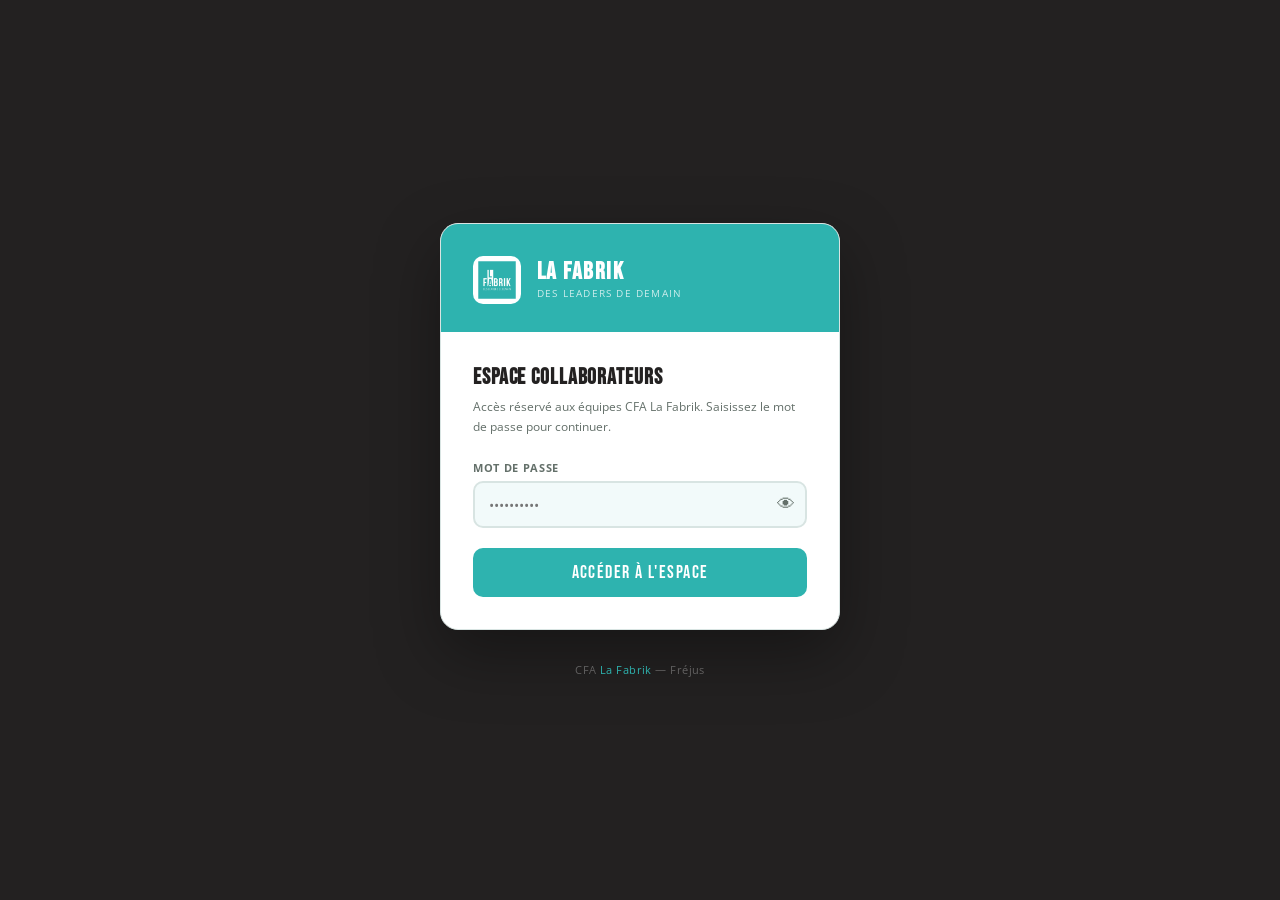
<file: index.html>
<!DOCTYPE html>
<html lang="fr">
<head>
<meta charset="UTF-8">
<meta name="viewport" content="width=device-width, initial-scale=1.0">
<meta name="description" content="Espace outils digitaux des collaborateurs CFA La Fabrik — test d'entrée candidats, prévisionnel apprentissage, fiche entreprise.">
<meta property="og:title" content="La Fabrik — Espace Collaborateurs">
<meta property="og:description" content="Outils internes CFA La Fabrik : test d'entrée, prévisionnel apprentissage, fiche entreprise partenaire.">
<meta property="og:type" content="website">
<title>La Fabrik — Espace Collaborateurs</title>
<link rel="icon" href="favicon.svg" type="image/svg+xml">
<link rel="stylesheet" href="shared.css">
<script>if(localStorage.getItem('lafabrik_auth')!=='true'){window.location.href='./login.html';}</script>
<style>
body{font-family:'Open Sans',Helvetica,Arial,sans-serif;background:var(--bg);color:var(--txt);min-height:100vh;display:flex;flex-direction:column}

/* HEADER */
header{background:var(--teal);padding:0 32px;height:64px;display:flex;align-items:center;gap:16px;box-shadow:0 3px 16px rgba(46,179,175,.3)}
.logo-wrap{width:44px;height:44px;background:white;border-radius:10px;display:flex;align-items:center;justify-content:center;overflow:hidden;flex-shrink:0;padding:2px}
.logo-wrap img{width:100%;height:100%;object-fit:contain}
.brand h1{font-family:'Bebas Neue',sans-serif;font-size:22px;color:white;letter-spacing:.06em;line-height:1}
.brand p{font-size:9px;color:rgba(255,255,255,.75);text-transform:uppercase;letter-spacing:.12em;margin-top:1px}
.header-right{margin-left:auto;font-size:11px;color:rgba(255,255,255,.65);font-weight:600;text-transform:uppercase;letter-spacing:.06em}

/* HERO */
.hero{background:var(--noir);padding:52px 32px 48px;text-align:center;position:relative;overflow:hidden}
.hero::before{content:'';position:absolute;top:-60px;right:-60px;width:280px;height:280px;background:var(--teal);opacity:.08;border-radius:50%}
.hero::after{content:'';position:absolute;bottom:-80px;left:-40px;width:220px;height:220px;background:var(--gold);opacity:.07;border-radius:50%}
.hero h2{font-family:'Bebas Neue',sans-serif;font-size:38px;color:white;letter-spacing:.06em;margin-bottom:10px;position:relative}
.hero h2 span{color:var(--teal)}
.hero p{font-size:14px;color:rgba(255,255,255,.65);max-width:480px;margin:0 auto;line-height:1.7;position:relative}
.hero-badge{display:inline-block;background:rgba(46,179,175,.2);border:1px solid rgba(46,179,175,.4);color:var(--teal);font-size:11px;font-weight:700;padding:4px 14px;border-radius:20px;margin-bottom:16px;letter-spacing:.06em;text-transform:uppercase}

/* TOOLS GRID */
.tools-section{padding:40px 32px;max-width:960px;margin:0 auto;width:100%;flex:1}
.section-label{font-family:'Bebas Neue',sans-serif;font-size:16px;color:var(--muted);letter-spacing:.08em;margin-bottom:20px;display:flex;align-items:center;gap:10px}
.section-label::after{content:'';flex:1;height:1px;background:var(--bdr)}
.tools-grid{display:grid;grid-template-columns:repeat(3,1fr);gap:20px}
@media(max-width:700px){.tools-grid{grid-template-columns:1fr}}
@media(max-width:900px) and (min-width:701px){.tools-grid{grid-template-columns:1fr 1fr}}

/* TOOL CARD */
.tool-card{background:white;border-radius:14px;border:1px solid var(--bdr);overflow:hidden;transition:all .2s;cursor:pointer;text-decoration:none;display:flex;flex-direction:column;box-shadow:0 2px 8px rgba(46,179,175,.06)}
.tool-card:hover{transform:translateY(-4px);box-shadow:0 12px 32px rgba(46,179,175,.15);border-color:var(--teal)}
.tool-card-top{padding:28px 24px 20px;flex:1}
.tool-icon{width:52px;height:52px;border-radius:12px;display:flex;align-items:center;justify-content:center;font-size:24px;margin-bottom:16px}
.icon-teal{background:var(--teal-lt)}
.icon-gold{background:var(--gold-lt)}
.icon-dark{background:#F0F0F0}
.tool-card h3{font-family:'Bebas Neue',sans-serif;font-size:20px;color:var(--noir);letter-spacing:.04em;margin-bottom:8px;line-height:1.1}
.tool-card p{font-size:12px;color:var(--muted);line-height:1.6}
.tool-card-footer{padding:14px 24px;border-top:1px solid var(--bdr);display:flex;align-items:center;justify-content:space-between;background:var(--bg)}
.tool-tag{font-size:10px;font-weight:700;text-transform:uppercase;letter-spacing:.06em;padding:3px 10px;border-radius:20px}
.tag-teal{background:var(--teal-lt);color:var(--teal-dk)}
.tag-gold{background:var(--gold-lt);color:#7A6200}
.tag-dark{background:#ECECEC;color:#444}
.tool-arrow{font-size:18px;color:var(--teal);font-weight:700;transition:transform .2s}
.tool-card:hover .tool-arrow{transform:translateX(4px)}

/* MOBILE */
@media(max-width:600px){
  header{padding:0 16px;}
  .header-right{display:none;}
  .hero{padding:36px 16px 32px;}
  .hero h2{font-size:28px;}
  .tools-section{padding:24px 16px;}
}

/* FOOTER */
footer{background:var(--noir);padding:20px 32px;text-align:center}
footer p{font-size:11px;color:rgba(255,255,255,.4);letter-spacing:.04em}
footer span{color:var(--teal)}
</style>
</head>
<body>

<header>
  <div class="logo-wrap">
    <img src="logo.png" alt="La Fabrik"/>
  </div>
  <div class="brand">
    <h1>La Fabrik</h1>
    <p>Des Leaders de Demain</p>
  </div>
  <div class="header-right" style="display:flex;align-items:center;gap:12px">
    <span>Espace collaborateurs — 2026</span>
    <button onclick="localStorage.removeItem('lafabrik_auth');window.location.href='./login.html'" style="cursor:pointer;color:rgba(255,255,255,.75);font-size:11px;font-weight:600;text-transform:uppercase;letter-spacing:.06em;background:rgba(255,255,255,.12);border:none;padding:5px 12px;border-radius:20px;white-space:nowrap;font-family:'Open Sans',sans-serif">⎋ Déconnexion</button>
  </div>
</header>

<div class="hero">
  <div class="hero-badge">Outils internes</div>
  <h2>Bienvenue sur votre <span>espace La Fabrik</span></h2>
  <p>Retrouvez ici l'ensemble des outils digitaux mis à votre disposition pour simplifier votre quotidien et accompagner vos candidats.</p>
</div>

<div class="tools-section">
  <div class="section-label">Vos outils</div>
  <div class="tools-grid">

    <a class="tool-card" href="./test-entree/">
      <div class="tool-card-top">
        <div class="tool-icon icon-teal">
          <svg width="26" height="26" viewBox="0 0 24 24" fill="none" stroke="#2EB3AF" stroke-width="2" stroke-linecap="round" stroke-linejoin="round"><path d="M12 20h9"/><path d="M16.5 3.5a2.121 2.121 0 0 1 3 3L7 19l-4 1 1-4 12.5-12.5z"/></svg>
        </div>
        <h3>Test d'entrée candidats</h3>
        <p>Faites passer le test d'évaluation à vos candidats. Résultats centralisés dans le tableau de bord, synchronisés avec HubSpot et Google Sheets.</p>
      </div>
      <div class="tool-card-footer">
        <span class="tool-tag tag-teal">19 formations • Niv. 3 à 7</span>
        <span class="tool-arrow">→</span>
      </div>
    </a>

    <a class="tool-card" href="./previsionnel/">
      <div class="tool-card-top">
        <div class="tool-icon icon-gold">
          <svg width="26" height="26" viewBox="0 0 24 24" fill="none" stroke="#B19500" stroke-width="2" stroke-linecap="round" stroke-linejoin="round"><line x1="18" y1="20" x2="18" y2="10"/><line x1="12" y1="20" x2="12" y2="4"/><line x1="6" y1="20" x2="6" y2="14"/><line x1="2" y1="20" x2="22" y2="20"/></svg>
        </div>
        <h3>Prévisionnel apprentissage</h3>
        <p>Générez le tableau prévisionnel financier d'un contrat d'apprentissage. Calcul automatique des salaires, charges et aides selon la grille 2026.</p>
      </div>
      <div class="tool-card-footer">
        <span class="tool-tag tag-gold">Grille SMIC 2026</span>
        <span class="tool-arrow">→</span>
      </div>
    </a>

    <a class="tool-card" href="./fiche-entreprise/">
      <div class="tool-card-top">
        <div class="tool-icon icon-dark">
          <svg width="26" height="26" viewBox="0 0 24 24" fill="none" stroke="#444444" stroke-width="2" stroke-linecap="round" stroke-linejoin="round"><rect x="3" y="3" width="18" height="18" rx="2"/><path d="M3 9h18"/><path d="M9 21V9"/></svg>
        </div>
        <h3>Fiche entreprise</h3>
        <p>Saisissez et transmettez la fiche d'information entreprise pour la constitution d'un dossier de contrat d'apprentissage.</p>
      </div>
      <div class="tool-card-footer">
        <span class="tool-tag tag-dark">Envoi par email</span>
        <span class="tool-arrow">→</span>
      </div>
    </a>

    <a class="tool-card" href="./cours-ouverts/">
      <div class="tool-card-top">
        <div class="tool-icon icon-teal">
          <svg width="26" height="26" viewBox="0 0 24 24" fill="none" stroke="#2EB3AF" stroke-width="2" stroke-linecap="round" stroke-linejoin="round"><path d="M17 21v-2a4 4 0 0 0-4-4H5a4 4 0 0 0-4 4v2"/><circle cx="9" cy="7" r="4"/><path d="M23 21v-2a4 4 0 0 0-3-3.87"/><path d="M16 3.13a4 4 0 0 1 0 7.75"/></svg>
        </div>
        <h3>Cours Ouverts</h3>
        <p>Page d'inscription pour les portes ouvertes. Partageable avec le public, tableau de bord staff int&eacute;gr&eacute;.</p>
      </div>
      <div class="tool-card-footer">
        <span class="tool-tag tag-teal">Avril 2026</span>
        <span class="tool-arrow">→</span>
      </div>
    </a>

    <a class="tool-card" href="./permis-points/">
      <div class="tool-card-top">
        <div class="tool-icon icon-dark">
          <svg width="26" height="26" viewBox="0 0 24 24" fill="none" stroke="#444444" stroke-width="2" stroke-linecap="round" stroke-linejoin="round"><circle cx="12" cy="12" r="10"/><path d="M12 8v4"/><path d="M12 16h.01"/></svg>
        </div>
        <h3>Permis Points</h3>
        <p>Suivi du syst&egrave;me de points comportementaux des apprentis. Infractions, r&eacute;cup&eacute;rations et alertes automatiques CPE.</p>
      </div>
      <div class="tool-card-footer">
        <span class="tool-tag tag-dark">Synchro Ypareo</span>
        <span class="tool-arrow">→</span>
      </div>
    </a>

  </div>
</div>

<div class="tools-section" style="padding-top:0">
  <div class="section-label">Administration</div>
  <div class="tools-grid" style="grid-template-columns:1fr">

    <a class="tool-card" href="./fiche-entreprise/historique.html" style="flex-direction:row;align-items:center">
      <div class="tool-card-top" style="display:flex;align-items:center;gap:18px;padding:20px 24px;flex:1">
        <div class="tool-icon icon-dark" style="flex-shrink:0;margin:0">
          <svg width="26" height="26" viewBox="0 0 24 24" fill="none" stroke="#444444" stroke-width="2" stroke-linecap="round" stroke-linejoin="round"><path d="M14 2H6a2 2 0 0 0-2 2v16a2 2 0 0 0 2 2h12a2 2 0 0 0 2-2V8z"/><polyline points="14 2 14 8 20 8"/><line x1="16" y1="13" x2="8" y2="13"/><line x1="16" y1="17" x2="8" y2="17"/><polyline points="10 9 9 9 8 9"/></svg>
        </div>
        <div>
          <h3 style="margin-bottom:4px">Historique des fiches entreprise</h3>
          <p style="margin:0">Consultez et recherchez toutes les fiches soumises. Export CSV disponible.</p>
        </div>
      </div>
      <div class="tool-card-footer" style="border-top:none;border-left:1px solid var(--bdr);padding:20px 24px;width:auto;background:var(--bg)">
        <span class="tool-tag tag-dark">Archives</span>
        <span class="tool-arrow" style="margin-left:12px">→</span>
      </div>
    </a>

  </div>
</div>

<footer>
  <p>CFA <span>La Fabrik</span> — 153 rue André Citroën, ZI La Palud, 83600 Fréjus — <span>contrat@fabrikfrejus.fr</span></p>
</footer>

</body>
</html>
</file>
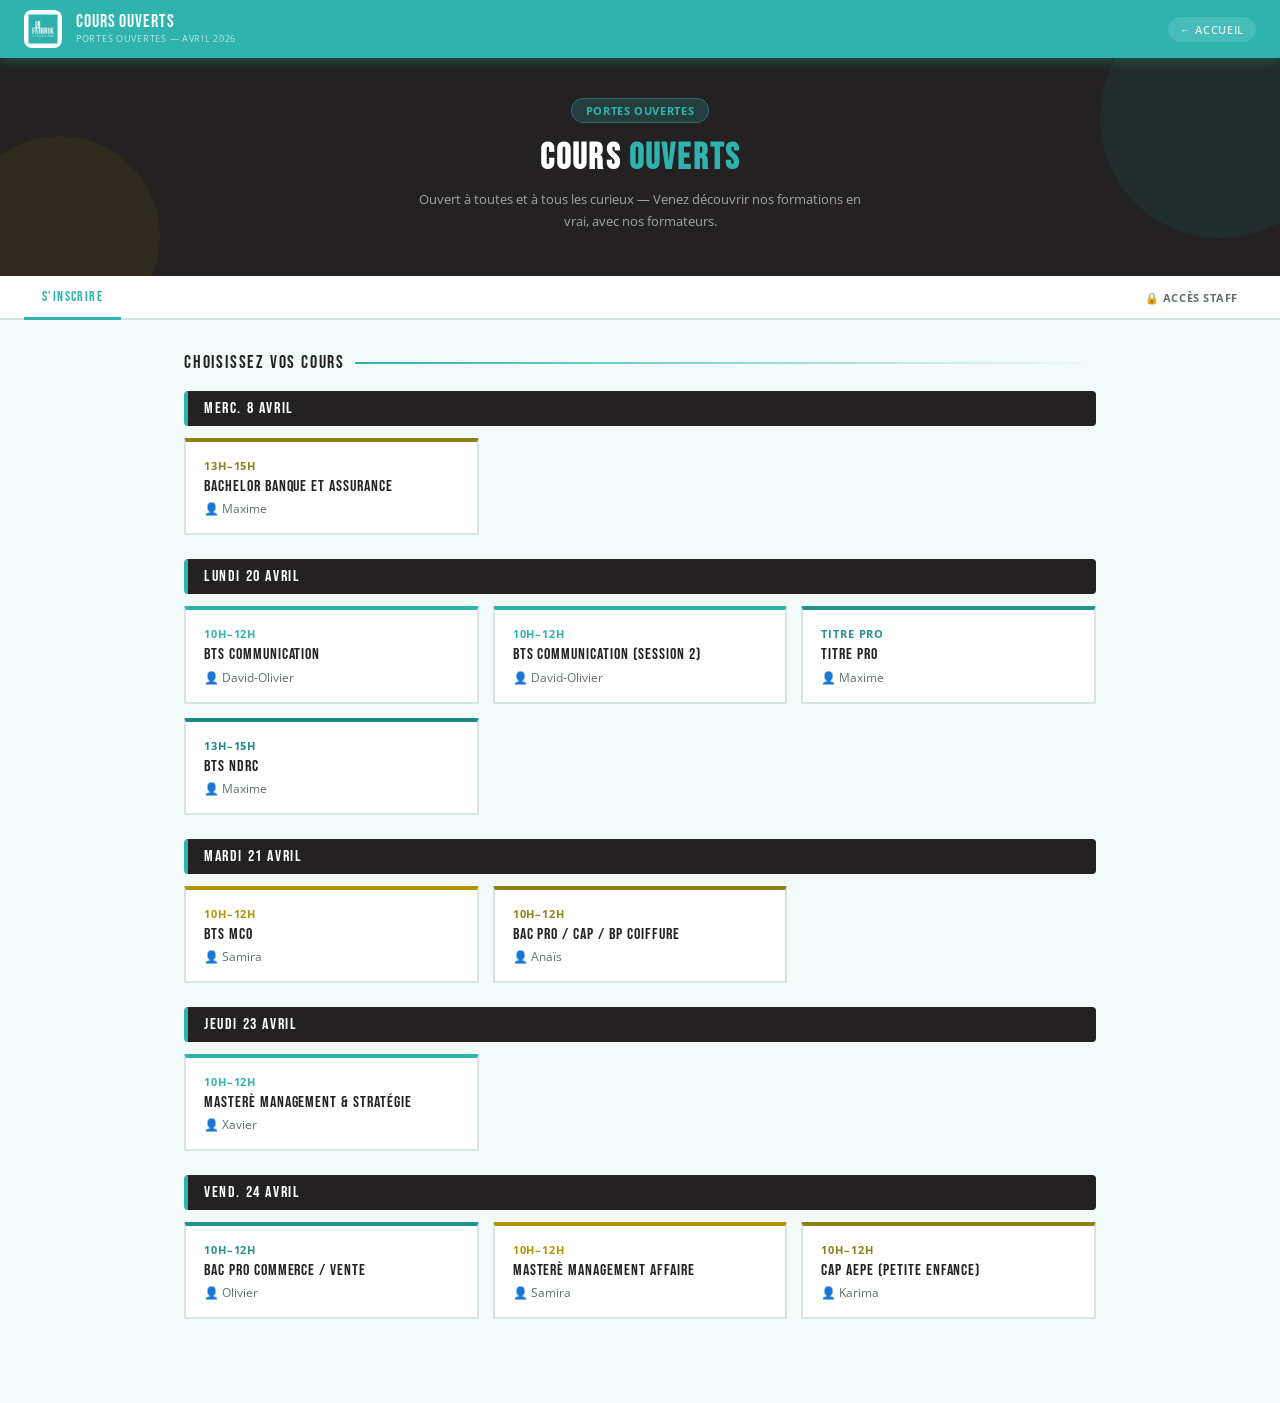
<file: cours-ouverts/index.html>
<!DOCTYPE html>
<html lang="fr">
<head>
<meta charset="UTF-8">
<meta name="viewport" content="width=device-width, initial-scale=1.0">
<title>Cours Ouverts — La Fabrik</title>
<link rel="icon" href="../favicon.svg" type="image/svg+xml">
<link rel="stylesheet" href="../shared.css">
<link rel="preconnect" href="https://fonts.googleapis.com">
<link rel="preconnect" href="https://fonts.gstatic.com" crossorigin>
<link href="https://fonts.googleapis.com/css2?family=Bebas+Neue&family=Open+Sans:wght@400;600;700&display=swap" rel="stylesheet">
<style>
body{font-family:'Open Sans',sans-serif;background:var(--bg);color:var(--txt);min-height:100vh;}

/* ─── HEADER ─── */
.app-header{background:var(--teal);padding:0 24px;height:58px;display:flex;align-items:center;gap:14px;position:sticky;top:0;z-index:100;box-shadow:0 3px 12px rgba(46,179,175,.3)}
.app-header .logo-wrap{width:38px;height:38px;border-radius:8px;overflow:hidden;background:white;display:flex;align-items:center;justify-content:center;flex-shrink:0;padding:2px}
.app-header .logo-wrap img{width:100%;height:100%;object-fit:contain}
.app-header .brand{flex:1;min-width:0}
.app-header .brand h1{color:white;font-size:18px;font-weight:400;line-height:1;font-family:'Bebas Neue',sans-serif;letter-spacing:.05em}
.app-header .brand p{color:rgba(255,255,255,.7);font-size:9px;letter-spacing:.08em;text-transform:uppercase;margin-top:1px}
.hdr-btn{cursor:pointer;color:rgba(255,255,255,.8);font-size:11px;font-weight:600;text-transform:uppercase;letter-spacing:.06em;text-decoration:none;background:rgba(255,255,255,.12);border:none;padding:5px 12px;border-radius:20px;white-space:nowrap;font-family:'Open Sans',sans-serif;transition:background .2s}
.hdr-btn:hover{background:rgba(255,255,255,.22)}

/* ─── HERO ─── */
.hero{background:var(--noir);padding:40px 24px 44px;text-align:center;position:relative;overflow:hidden}
.hero::before{content:'';position:absolute;top:-60px;right:-60px;width:240px;height:240px;background:var(--teal);opacity:.08;border-radius:50%}
.hero::after{content:'';position:absolute;bottom:-60px;left:-40px;width:200px;height:200px;background:var(--gold);opacity:.07;border-radius:50%}
.hero-tag{display:inline-block;background:rgba(46,179,175,.2);border:1px solid rgba(46,179,175,.4);color:var(--teal);font-size:11px;font-weight:700;padding:4px 14px;border-radius:20px;margin-bottom:14px;letter-spacing:.06em;text-transform:uppercase;position:relative}
.hero h2{font-family:'Bebas Neue',sans-serif;font-size:36px;color:white;letter-spacing:.06em;margin-bottom:8px;position:relative}
.hero h2 span{color:var(--teal)}
.hero p{font-size:13px;color:rgba(255,255,255,.6);max-width:460px;margin:0 auto;line-height:1.7;position:relative}

/* ─── TABS ─── */
.tabs{background:white;border-bottom:2px solid var(--bdr);display:flex;padding:0 24px}
.tab-btn{padding:12px 18px;border:none;border-bottom:3px solid transparent;background:none;font-family:'Bebas Neue',sans-serif;font-size:14px;letter-spacing:.1em;color:var(--muted);cursor:pointer;transition:all .2s;margin-bottom:-2px}
.tab-btn:hover{color:var(--teal)}
.tab-btn.active{color:var(--teal);border-bottom-color:var(--teal)}
.staff-btn{margin-left:auto;padding:12px 18px;border:none;background:none;font-family:'Open Sans',sans-serif;font-size:11px;font-weight:700;color:var(--muted);cursor:pointer;letter-spacing:.05em;display:flex;align-items:center;gap:6px;transition:color .2s;text-transform:uppercase}
.staff-btn:hover{color:var(--gold)}

/* ─── PAGE ─── */
.page{max-width:960px;margin:0 auto;padding:32px 24px 60px}

/* ─── SECTION LABEL ─── */
.section-label{font-family:'Bebas Neue',sans-serif;font-size:18px;letter-spacing:.1em;color:var(--noir);margin-bottom:18px;display:flex;align-items:center;gap:10px}
.section-label::after{content:'';flex:1;height:2px;background:linear-gradient(90deg,var(--teal),transparent)}

/* ─── GRILLE COURS ─── */
.date-group-label{font-family:'Bebas Neue',sans-serif;font-size:16px;letter-spacing:.1em;color:white;background:var(--noir);padding:8px 16px;border-left:4px solid var(--teal);border-radius:4px;margin-bottom:12px;margin-top:4px}
.cours-grid{display:grid;grid-template-columns:repeat(auto-fill,minmax(250px,1fr));gap:14px;margin-bottom:24px}
.cours-card{background:white;border:2px solid var(--bdr);border-top:4px solid var(--accent,var(--teal));padding:16px 18px;cursor:pointer;transition:all .18s;position:relative;border-radius:2px}
.cours-card:hover{border-color:var(--accent,var(--teal));box-shadow:0 4px 18px rgba(0,0,0,.1);transform:translateY(-2px)}
.cours-card.selected{border-color:var(--accent,var(--teal));background:var(--teal-lt)}
.cours-check{position:absolute;top:12px;right:12px;width:22px;height:22px;background:var(--accent,var(--teal));color:white;display:none;align-items:center;justify-content:center;font-size:12px;border-radius:4px}
.cours-card.selected .cours-check{display:flex}
.cours-date{font-size:11px;font-weight:700;color:var(--accent,var(--teal));text-transform:uppercase;letter-spacing:.08em;margin-bottom:4px}
.cours-title{font-family:'Bebas Neue',sans-serif;font-size:16px;letter-spacing:.06em;color:var(--noir);line-height:1.2;margin-bottom:4px}
.cours-prof{font-size:12px;color:var(--muted)}
.cours-badge{display:inline-block;background:var(--noir);color:white;font-size:10px;font-weight:700;padding:1px 6px;margin-left:4px;border-radius:3px}

/* ─── FORMULAIRE ─── */
.form-wrap{background:white;border:2px solid var(--bdr);border-top:4px solid var(--gold);padding:24px;border-radius:2px}
.selection-recap{background:var(--noir);color:white;padding:14px 18px;margin-bottom:20px;border-radius:2px;display:flex;flex-direction:column;gap:8px}
.recap-title{font-family:'Bebas Neue',sans-serif;letter-spacing:.1em;font-size:14px;color:var(--teal)}
.recap-tags{display:flex;flex-wrap:wrap;gap:6px}
.recap-tag{background:var(--teal);color:white;font-size:11px;font-weight:600;padding:3px 10px;letter-spacing:.04em;border-radius:3px}
.form-row{display:grid;grid-template-columns:1fr 1fr;gap:14px;margin-bottom:14px}
@media(max-width:560px){.form-row{grid-template-columns:1fr}}
.form-group{display:flex;flex-direction:column;gap:5px}
.form-group label{font-size:11px;font-weight:700;text-transform:uppercase;letter-spacing:.06em;color:var(--muted)}
.form-group input,.form-group select{padding:10px 14px;border:1.5px solid var(--bdr);background:var(--bg);font-family:'Open Sans',sans-serif;font-size:13px;color:var(--txt);outline:none;transition:border-color .2s;border-radius:0}
.form-group input:focus,.form-group select:focus{border-color:var(--teal);background:white}
.btn-inscrire{width:100%;padding:14px;background:var(--teal);color:white;border:none;font-family:'Bebas Neue',sans-serif;font-size:18px;letter-spacing:.2em;cursor:pointer;transition:background .18s;margin-top:10px}
.btn-inscrire:hover{background:var(--teal-dk)}

/* ─── CONFIRMATION ─── */
.confirm-overlay{display:none;position:fixed;inset:0;background:rgba(35,33,33,.85);z-index:200;align-items:center;justify-content:center;padding:16px}
.confirm-overlay.show{display:flex}
.confirm-box{background:white;max-width:480px;width:100%;padding:36px 28px;text-align:center;animation:popIn .25s ease;border-radius:4px}
@keyframes popIn{from{transform:scale(.92);opacity:0}to{transform:scale(1);opacity:1}}
.confirm-icon{width:60px;height:60px;background:var(--teal);color:white;font-size:28px;display:flex;align-items:center;justify-content:center;margin:0 auto 18px;border-radius:50%}
.confirm-title{font-family:'Bebas Neue',sans-serif;font-size:26px;letter-spacing:.1em;color:var(--noir);margin-bottom:8px}
.confirm-title span{color:var(--teal)}
.confirm-text{font-size:13px;color:var(--muted);line-height:1.7;margin-bottom:14px}
.confirm-cours-list{background:var(--bg);border-left:3px solid var(--teal);padding:10px 14px;text-align:left;margin-bottom:18px;border-radius:0 4px 4px 0}
.confirm-cours-list p{font-size:11px;color:var(--noir);font-weight:700;margin-bottom:4px;letter-spacing:.05em;text-transform:uppercase}
.confirm-cours-list ul{list-style:none;display:flex;flex-direction:column;gap:3px}
.confirm-cours-list li{font-size:12px;color:var(--muted)}
.confirm-cours-list li::before{content:'&#8594; ';color:var(--teal);font-weight:700}
.btn-close-confirm{background:var(--noir);color:white;border:none;font-family:'Bebas Neue',sans-serif;font-size:16px;letter-spacing:.15em;padding:12px 28px;cursor:pointer;transition:background .18s;border-radius:2px}
.btn-close-confirm:hover{background:var(--teal)}

/* ─── DASHBOARD ─── */
.staff-bar{background:var(--noir);display:flex;align-items:center;justify-content:space-between;padding:10px 18px;margin-bottom:20px;border-radius:4px}
.staff-bar span{font-family:'Bebas Neue',sans-serif;letter-spacing:.1em;color:var(--gold);font-size:14px}
.btn-logout{background:none;border:1px solid rgba(255,255,255,.3);color:rgba(255,255,255,.7);font-size:11px;font-weight:700;padding:4px 12px;cursor:pointer;letter-spacing:.05em;transition:all .18s;font-family:'Open Sans',sans-serif}
.btn-logout:hover{border-color:#e84545;color:#e84545}
.stats-row{display:grid;grid-template-columns:repeat(auto-fit,minmax(130px,1fr));gap:12px;margin-bottom:24px}
.stat-card{background:white;border:1px solid var(--bdr);border-top:3px solid var(--teal);padding:16px;text-align:center;border-radius:4px}
.stat-num{font-family:'Bebas Neue',sans-serif;font-size:36px;letter-spacing:.04em;color:var(--teal);line-height:1}
.stat-label{font-size:10px;font-weight:700;text-transform:uppercase;letter-spacing:.08em;color:var(--muted);margin-top:4px}
.filter-row{display:flex;gap:10px;flex-wrap:wrap;margin-bottom:14px;align-items:center}
.filter-row input,.filter-row select{flex:1;min-width:160px;padding:9px 14px;border:1.5px solid var(--bdr);font-size:12px;font-family:'Open Sans',sans-serif;border-radius:4px;outline:none;color:var(--txt);background:white}
.filter-row input:focus,.filter-row select:focus{border-color:var(--teal)}
.btn-export{padding:9px 16px;background:var(--gold);color:white;border:none;font-family:'Bebas Neue',sans-serif;font-size:14px;letter-spacing:.1em;cursor:pointer;white-space:nowrap;transition:background .18s;border-radius:4px}
.btn-export:hover{background:var(--gold-dk)}
.table-wrap{background:white;border-radius:10px;border:1px solid var(--bdr);overflow:hidden}
table{width:100%;border-collapse:collapse;font-size:12px}
thead{background:var(--noir);color:white}
th{padding:10px 14px;text-align:left;font-weight:700;font-size:10px;text-transform:uppercase;letter-spacing:.08em;color:rgba(255,255,255,.75)}
td{padding:10px 14px;border-bottom:1px solid var(--bdr);vertical-align:middle}
tbody tr:last-child td{border-bottom:none}
tbody tr:hover td{background:var(--teal-lt)}
.badge-cours{display:inline-block;background:var(--teal);color:white;font-size:10px;font-weight:700;padding:2px 7px;margin:1px;border-radius:3px}
.btn-del{background:none;border:none;cursor:pointer;color:#e84545;font-size:14px;padding:4px;line-height:1}
.btn-del:hover{opacity:.7}

/* ─── PAR COURS ─── */
.cours-group{background:white;border:1px solid var(--bdr);margin-bottom:16px;border-radius:8px;overflow:hidden}
.cours-group-header{padding:12px 16px;background:var(--noir);color:white;font-family:'Bebas Neue',sans-serif;font-size:14px;letter-spacing:.1em;display:flex;justify-content:space-between;align-items:center;border-left:4px solid var(--accent,var(--teal))}
.gh-meta{font-family:'Open Sans',sans-serif;font-size:11px;opacity:.65;font-weight:400}
.empty-state{text-align:center;padding:48px 24px;color:var(--muted)}
.empty-state .icon{font-size:36px;margin-bottom:10px}

/* ─── TOAST ─── */
.toast{position:fixed;bottom:24px;right:24px;background:#e84545;color:white;padding:12px 18px;font-weight:600;font-size:13px;transform:translateY(80px);opacity:0;transition:all .3s;z-index:999;max-width:300px;border-radius:8px}
.toast.show{transform:translateY(0);opacity:1}

/* ─── SECTION DISPLAY ─── */
.section{display:none}
.section.active{display:block}

@media(max-width:600px){
  .app-header{padding:0 14px}
  .page{padding:20px 14px 48px}
  thead{display:none}
  tr{display:block;border-bottom:2px solid var(--bdr);padding:6px 0}
  td{display:flex;justify-content:space-between;border:none;padding:4px 14px;font-size:11px}
  td::before{content:attr(data-label);font-weight:700;color:var(--muted);text-transform:uppercase;font-size:10px}
}
</style>
</head>
<body>

<div class="app-header">
  <div class="logo-wrap"><img src="../logo.png" alt="La Fabrik"/></div>
  <div class="brand">
    <h1>Cours Ouverts</h1>
    <p>Portes ouvertes &mdash; Avril 2026</p>
  </div>
  <a href="../" class="hdr-btn">&#8592; Accueil</a>
</div>

<div class="hero">
  <div class="hero-tag">Portes ouvertes</div>
  <h2>COURS <span>OUVERTS</span></h2>
  <p>Ouvert &agrave; toutes et &agrave; tous les curieux &mdash; Venez d&eacute;couvrir nos formations en vrai, avec nos formateurs.</p>
</div>

<div class="tabs">
  <button class="tab-btn active" id="tab-btn-inscription" onclick="switchTab('inscription', this)">S'inscrire</button>
  <button class="staff-btn" onclick="ouvrirAccesStaff()">&#x1F512; Acc&egrave;s staff</button>
</div>

<!-- INSCRIPTION -->
<div id="tab-inscription" class="section active">
  <div class="page">
    <div class="section-label">Choisissez vos cours</div>
    <div id="coursGrid"></div>
    <div id="formWrap" style="display:none">
      <div class="section-label">Vos informations</div>
      <div class="form-wrap">
        <div class="selection-recap">
          <div class="recap-title">&#128203; Cours s&eacute;lectionn&eacute;s</div>
          <div class="recap-tags" id="recapTags"></div>
        </div>
        <div class="form-row">
          <div class="form-group">
            <label>Pr&eacute;nom <span style="color:var(--teal)">*</span></label>
            <input type="text" id="prenom" placeholder="Marie">
          </div>
          <div class="form-group">
            <label>Nom <span style="color:var(--teal)">*</span></label>
            <input type="text" id="nom" placeholder="Dupont">
          </div>
        </div>
        <div class="form-row">
          <div class="form-group">
            <label>E-mail <span style="color:var(--teal)">*</span></label>
            <input type="email" id="email" placeholder="marie@exemple.fr">
          </div>
          <div class="form-group">
            <label>T&eacute;l&eacute;phone</label>
            <input type="tel" id="tel" placeholder="06 XX XX XX XX">
          </div>
        </div>
        <div class="form-row">
          <div class="form-group">
            <label>Situation actuelle</label>
            <select id="situation">
              <option value="">&#8212; S&eacute;lectionner &#8212;</option>
              <option>Lyc&eacute;en(ne)</option>
              <option>&#201;tudiant(e)</option>
              <option>En reconversion</option>
              <option>Salari&eacute;(e)</option>
              <option>Demandeur d'emploi</option>
              <option>Parent / Accompagnant</option>
              <option>Autre</option>
            </select>
          </div>
          <div class="form-group">
            <label>Comment nous avez-vous connu ?</label>
            <select id="source">
              <option value="">&#8212; S&eacute;lectionner &#8212;</option>
              <option>R&eacute;seaux sociaux</option>
              <option>Bouche &agrave; oreille</option>
              <option>Affiche / Flyer</option>
              <option>Site internet</option>
              <option>&#201;cole / Professeur</option>
              <option>Autre</option>
            </select>
          </div>
        </div>
        <button class="btn-inscrire" onclick="inscrire()">CONFIRMER MON INSCRIPTION</button>
      </div>
    </div>
  </div>
</div>

<!-- DASHBOARD STAFF -->
<div id="tab-dashboard" class="section">
  <div class="page">
    <div class="staff-bar">
      <span>&#x1F6E1; ESPACE STAFF &#8212; TABLEAU DE BORD</span>
      <button class="btn-logout" onclick="logout()">D&Eacute;CONNEXION</button>
    </div>
    <div class="stats-row" id="statsRow"></div>
    <div class="filter-row">
      <input type="text" id="searchInput" placeholder="&#x1F50D; Nom, email..." oninput="renderTable()">
      <select id="filterCours" onchange="renderTable()"><option value="">Tous les cours</option></select>
      <button class="btn-export" onclick="exportCSV()">&#8595; CSV</button>
    </div>
    <div class="table-wrap">
      <div id="tableContainer"></div>
    </div>
  </div>
</div>

<!-- PAR COURS STAFF -->
<div id="tab-parcours" class="section">
  <div class="page">
    <div class="staff-bar">
      <span>&#x1F6E1; ESPACE STAFF &#8212; PAR COURS</span>
      <button class="btn-logout" onclick="logout()">D&Eacute;CONNEXION</button>
    </div>
    <div id="parcoursContainer"></div>
  </div>
</div>

<!-- MODAL CONFIRMATION -->
<div class="confirm-overlay" id="confirmOverlay">
  <div class="confirm-box">
    <div class="confirm-icon">&#10003;</div>
    <div class="confirm-title">INSCRIPTION <span>CONFIRM&Eacute;E</span></div>
    <p class="confirm-text" id="confirmText"></p>
    <div class="confirm-cours-list" id="confirmCoursList"></div>
    <p class="confirm-text" style="font-size:11px;margin-bottom:18px">Nous vous attendons ! En cas de question, contactez-nous directement au CFA La Fabrik.</p>
    <button class="btn-close-confirm" onclick="fermerConfirm()">PARFAIT, MERCI !</button>
  </div>
</div>

<!-- TOAST -->
<div class="toast" id="toast"></div>

<script>
var COURS = [
  { id:'c01', date:'Merc. 8 avril',  heure:'13h\u201315h',  titre:'Bachelor Banque et Assurance',                prof:'Maxime',        color:'#8F8016' },
  { id:'c02', date:'Lundi 20 avril', heure:'10h\u201312h',  titre:'BTS Communication',                          prof:'David-Olivier',  color:'#2EB3AF' },
  { id:'c03', date:'Lundi 20 avril', heure:'10h\u201312h',  titre:'BTS Communication (session 2)',               prof:'David-Olivier',  color:'#2EB3AF' },
  { id:'c04', date:'Lundi 20 avril', heure:'Titre Pro',     titre:'Titre Pro',                                   prof:'Maxime',         color:'#229490' },
  { id:'c05', date:'Lundi 20 avril', heure:'13h\u201315h',  titre:'BTS NDRC',                                    prof:'Maxime',         color:'#1A8A86' },
  { id:'c06', date:'Mardi 21 avril', heure:'10h\u201312h',  titre:'BTS MCO',                                     prof:'Samira',         color:'#B19500' },
  { id:'c07', date:'Mardi 21 avril', heure:'10h\u201312h',  titre:'Bac Pro / CAP / BP Coiffure',                 prof:'Ana\u00efs',     color:'#8F8016' },
  { id:'c08', date:'Jeudi 23 avril', heure:'10h\u201312h',  titre:'Master\u00e8 Management & Strat\u00e9gie',   prof:'Xavier',         color:'#2EB3AF' },
  { id:'c09', date:'Vend. 24 avril', heure:'10h\u201312h',  titre:'Bac Pro Commerce / Vente',                    prof:'Olivier',        color:'#229490' },
  { id:'c10', date:'Vend. 24 avril', heure:'10h\u201312h',  titre:'Master\u00e8 Management Affaire',             prof:'Samira',         color:'#B19500' },
  { id:'c11', date:'Vend. 24 avril', heure:'10h\u201312h',  titre:'CAP AEPE (petite enfance)',                   prof:'Karima',         color:'#8F8016' }
];

var inscrits = [];
try { inscrits = JSON.parse(localStorage.getItem('fabrik_cours_ouverts') || '[]'); } catch(e) { inscrits = []; }
var selectedCours = [];
var staffConnecte = false;

function esc(str) {
  return (str || '').toString()
    .replace(/&/g, '&amp;')
    .replace(/</g, '&lt;')
    .replace(/>/g, '&gt;')
    .replace(/"/g, '&quot;')
    .replace(/'/g, '&#39;');
}

function sauvegarder() {
  try { localStorage.setItem('fabrik_cours_ouverts', JSON.stringify(inscrits)); } catch(e) {}
}

function getCours(id) {
  for (var i = 0; i < COURS.length; i++) {
    if (COURS[i].id === id) return COURS[i];
  }
  return null;
}

function compterInscrits(id) {
  var n = 0;
  for (var i = 0; i < inscrits.length; i++) {
    if (inscrits[i].cours.indexOf(id) > -1) n++;
  }
  return n;
}

/* ─── RENDU CARTES (group\u00e9es par date) ─── */
function renderCards() {
  var dates = [];
  for (var i = 0; i < COURS.length; i++) {
    if (dates.indexOf(COURS[i].date) === -1) dates.push(COURS[i].date);
  }
  var html = '';
  for (var d = 0; d < dates.length; d++) {
    html += '<div class="date-group-label">' + dates[d] + '</div>';
    html += '<div class="cours-grid">';
    for (var i = 0; i < COURS.length; i++) {
      var c = COURS[i];
      if (c.date !== dates[d]) continue;
      var count = compterInscrits(c.id);
      var estSelec = selectedCours.indexOf(c.id) > -1;
      html += '<div class="cours-card' + (estSelec ? ' selected' : '') + '" id="card-' + c.id + '" onclick="toggleCours(\'' + c.id + '\')" style="--accent:' + c.color + '">';
      html += '<div class="cours-check">&#10003;</div>';
      html += '<div class="cours-date">' + c.heure + '</div>';
      html += '<div class="cours-title">' + c.titre + '</div>';
      html += '<div class="cours-prof">&#128100; ' + c.prof;
      if (count > 0) html += ' <span class="cours-badge">' + count + ' inscrit' + (count > 1 ? 's' : '') + '</span>';
      html += '</div></div>';
    }
    html += '</div>';
  }
  document.getElementById('coursGrid').innerHTML = html;
}

/* ─── TOGGLE S&Eacute;LECTION ─── */
function toggleCours(id) {
  var idx = selectedCours.indexOf(id);
  if (idx === -1) selectedCours.push(id);
  else selectedCours.splice(idx, 1);
  renderCards();
  var formWrap = document.getElementById('formWrap');
  formWrap.style.display = selectedCours.length ? 'block' : 'none';
  var tagsHtml = '';
  for (var i = 0; i < selectedCours.length; i++) {
    var c = getCours(selectedCours[i]);
    if (c) tagsHtml += '<span class="recap-tag">' + c.titre + '</span>';
  }
  document.getElementById('recapTags').innerHTML = tagsHtml;
  if (selectedCours.length > 0) {
    var fw = document.getElementById('formWrap');
    setTimeout(function() { fw.scrollIntoView({behavior:'smooth', block:'start'}); }, 80);
  }
}

/* ─── INSCRIPTION ─── */
function inscrire() {
  var prenom = document.getElementById('prenom').value.trim();
  var nom    = document.getElementById('nom').value.trim();
  var email  = document.getElementById('email').value.trim();
  if (!prenom || !nom || !email) { showToast('Veuillez remplir pr\u00e9nom, nom et e-mail.'); return; }
  if (!selectedCours.length)    { showToast('S\u00e9lectionnez au moins un cours.'); return; }
  var emailRegex = /^[^\s@]+@[^\s@]+\.[^\s@]+$/;
  if (!emailRegex.test(email)) { showToast('Veuillez saisir une adresse e-mail valide.'); return; }
  for (var di = 0; di < inscrits.length; di++) {
    if (inscrits[di].email.toLowerCase() === email.toLowerCase()) {
      for (var dj = 0; dj < selectedCours.length; dj++) {
        if (inscrits[di].cours.indexOf(selectedCours[dj]) > -1) {
          var dc = getCours(selectedCours[dj]);
          showToast('Cet e-mail est d\u00e9j\u00e0 inscrit au cours "' + (dc ? dc.titre : '') + '".');
          return;
        }
      }
    }
  }
  var now = new Date();
  var entry = {
    id: now.getTime(),
    prenom: prenom,
    nom: nom,
    email: email,
    tel: document.getElementById('tel').value.trim(),
    situation: document.getElementById('situation').value,
    source: document.getElementById('source').value,
    cours: selectedCours.slice(),
    date_inscription: now.toLocaleDateString('fr-FR') + ' \u00e0 ' + now.toLocaleTimeString('fr-FR', {hour:'2-digit', minute:'2-digit'})
  };
  inscrits.push(entry);
  sauvegarder();
  afficherConfirm(entry);
  selectedCours = [];
  document.getElementById('prenom').value = '';
  document.getElementById('nom').value = '';
  document.getElementById('email').value = '';
  document.getElementById('tel').value = '';
  document.getElementById('situation').value = '';
  document.getElementById('source').value = '';
  document.getElementById('formWrap').style.display = 'none';
  renderCards();
}

/* ─── CONFIRMATION ─── */
function afficherConfirm(entry) {
  var liHtml = '';
  for (var i = 0; i < entry.cours.length; i++) {
    var c = getCours(entry.cours[i]);
    if (c) liHtml += '<li>' + c.titre + ' \u2014 ' + c.date + ', ' + c.heure + ' (' + c.prof + ')</li>';
  }
  document.getElementById('confirmText').innerHTML = 'Bonjour <strong>' + esc(entry.prenom) + ' ' + esc(entry.nom) + '</strong> &#x1F44B;<br>Votre inscription est bien enregistr\u00e9e pour les cours suivants\u00a0:';
  document.getElementById('confirmCoursList').innerHTML = '<p>Vos cours</p><ul>' + liHtml + '</ul>';
  document.getElementById('confirmOverlay').className = 'confirm-overlay show';
}

function fermerConfirm() {
  document.getElementById('confirmOverlay').className = 'confirm-overlay';
}

/* ─── AUTH STAFF ─── */
function ouvrirAccesStaff() {
  if (localStorage.getItem('lafabrik_auth') === 'true') {
    staffConnecte = true;
    ajouterOngletStaff();
    switchTab('dashboard', document.getElementById('tab-btn-dashboard'));
  } else {
    window.location.href = '../login.html';
  }
}

function ajouterOngletStaff() {
  if (!document.getElementById('tab-btn-dashboard')) {
    var tabsEl = document.querySelector('.tabs');
    var staffBtn = tabsEl.querySelector('.staff-btn');
    var btnD = document.createElement('button');
    btnD.className = 'tab-btn';
    btnD.id = 'tab-btn-dashboard';
    btnD.innerHTML = 'Tableau de bord';
    btnD.onclick = function() { switchTab('dashboard', btnD); };
    tabsEl.insertBefore(btnD, staffBtn);
    var btnP = document.createElement('button');
    btnP.className = 'tab-btn';
    btnP.id = 'tab-btn-parcours';
    btnP.innerHTML = 'Par cours';
    btnP.onclick = function() { switchTab('parcours', btnP); };
    tabsEl.insertBefore(btnP, staffBtn);
  }
}

function logout() {
  staffConnecte = false;
  var btnD = document.getElementById('tab-btn-dashboard');
  var btnP = document.getElementById('tab-btn-parcours');
  if (btnD) btnD.parentNode.removeChild(btnD);
  if (btnP) btnP.parentNode.removeChild(btnP);
  switchTab('inscription', document.getElementById('tab-btn-inscription'));
}

/* ─── SWITCH ONGLET ─── */
function switchTab(tab, btnEl) {
  document.querySelectorAll('.section').forEach(function(s) { s.classList.remove('active'); });
  document.querySelectorAll('.tab-btn').forEach(function(b) { b.classList.remove('active'); });
  document.getElementById('tab-' + tab).classList.add('active');
  if (btnEl) btnEl.classList.add('active');
  if (tab === 'dashboard') renderDashboard();
  if (tab === 'parcours')  renderParcours();
}

/* ─── DASHBOARD ─── */
function renderDashboard() {
  var total = inscrits.length;
  var allIds = [];
  for (var i = 0; i < inscrits.length; i++) {
    for (var j = 0; j < inscrits[i].cours.length; j++) {
      allIds.push(inscrits[i].cours[j]);
    }
  }
  var uniqIds = [];
  for (var i = 0; i < allIds.length; i++) {
    if (uniqIds.indexOf(allIds[i]) === -1) uniqIds.push(allIds[i]);
  }
  var moy = total ? Math.round(allIds.length / total * 10) / 10 : 0;
  document.getElementById('statsRow').innerHTML =
    '<div class="stat-card"><div class="stat-num">' + total + '</div><div class="stat-label">Personnes inscrites</div></div>' +
    '<div class="stat-card"><div class="stat-num">' + uniqIds.length + '</div><div class="stat-label">Cours repr\u00e9sent\u00e9s</div></div>' +
    '<div class="stat-card"><div class="stat-num">' + allIds.length + '</div><div class="stat-label">Inscriptions totales</div></div>' +
    '<div class="stat-card"><div class="stat-num">' + moy + '</div><div class="stat-label">Cours / personne</div></div>';
  var sel = document.getElementById('filterCours');
  var prev = sel.value;
  var optHtml = '<option value="">Tous les cours</option>';
  for (var i = 0; i < COURS.length; i++) {
    optHtml += '<option value="' + COURS[i].id + '">' + COURS[i].titre + ' (' + COURS[i].date + ')</option>';
  }
  sel.innerHTML = optHtml;
  sel.value = prev;
  renderTable();
}

function renderTable() {
  var q = (document.getElementById('searchInput').value || '').toLowerCase();
  var f = document.getElementById('filterCours').value;
  var data = [];
  for (var i = 0; i < inscrits.length; i++) {
    var entry = inscrits[i];
    var hay = (entry.prenom + ' ' + entry.nom + ' ' + entry.email).toLowerCase();
    if (q && hay.indexOf(q) === -1) continue;
    if (f && entry.cours.indexOf(f) === -1) continue;
    data.push(entry);
  }
  var container = document.getElementById('tableContainer');
  if (!data.length) {
    container.innerHTML = '<div class="empty-state"><div class="icon">&#128203;</div><p>Aucune inscription trouv\u00e9e.</p></div>';
    return;
  }
  var rows = '';
  for (var i = 0; i < data.length; i++) {
    var d = data[i];
    var badges = '';
    for (var j = 0; j < d.cours.length; j++) {
      var c = getCours(d.cours[j]);
      if (c) badges += '<span class="badge-cours" style="background:' + c.color + '">' + c.titre + '</span>';
    }
    rows += '<tr>';
    rows += '<td data-label="Nom"><strong>' + esc(d.prenom) + ' ' + esc(d.nom) + '</strong></td>';
    rows += '<td data-label="Email">' + esc(d.email) + '</td>';
    rows += '<td data-label="T\u00e9l">' + esc(d.tel || '\u2014') + '</td>';
    rows += '<td data-label="Cours">' + badges + '</td>';
    rows += '<td data-label="Situation">' + esc(d.situation || '\u2014') + '</td>';
    rows += '<td data-label="Date">' + esc(d.date_inscription) + '</td>';
    rows += '<td><button class="btn-del" onclick="supprimerEntry(' + d.id + ')" title="Supprimer">&#128465;</button></td>';
    rows += '</tr>';
  }
  container.innerHTML = '<table><thead><tr><th>Nom</th><th>Email</th><th>T\u00e9l</th><th>Cours</th><th>Situation</th><th>Inscrit le</th><th></th></tr></thead><tbody>' + rows + '</tbody></table>';
}

/* ─── PAR COURS ─── */
function renderParcours() {
  var html = '';
  for (var i = 0; i < COURS.length; i++) {
    var c = COURS[i];
    var list = [];
    for (var j = 0; j < inscrits.length; j++) {
      if (inscrits[j].cours.indexOf(c.id) > -1) list.push(inscrits[j]);
    }
    if (!list.length) continue;
    var rows = '';
    for (var k = 0; k < list.length; k++) {
      var p = list[k];
      rows += '<tr>';
      rows += '<td data-label="Pr\u00e9nom">' + esc(p.prenom) + '</td>';
      rows += '<td data-label="Nom">' + esc(p.nom) + '</td>';
      rows += '<td data-label="Email">' + esc(p.email) + '</td>';
      rows += '<td data-label="T\u00e9l">' + esc(p.tel || '\u2014') + '</td>';
      rows += '<td data-label="Situation">' + esc(p.situation || '\u2014') + '</td>';
      rows += '</tr>';
    }
    html += '<div class="cours-group">';
    html += '<div class="cours-group-header" style="--accent:' + c.color + '">';
    html += '<span>' + c.titre + '</span>';
    html += '<span class="gh-meta">' + c.date + ' &middot; ' + c.heure + ' \u2014 ' + list.length + ' inscrit' + (list.length > 1 ? 's' : '') + ' &middot; ' + c.prof + '</span>';
    html += '</div>';
    html += '<div style="overflow-x:auto"><table><thead><tr><th>Pr\u00e9nom</th><th>Nom</th><th>Email</th><th>T\u00e9l</th><th>Situation</th></tr></thead><tbody>' + rows + '</tbody></table></div>';
    html += '</div>';
  }
  if (!html) {
    html = '<div class="empty-state"><div class="icon">&#127891;</div><p>Aucune inscription pour le moment.</p></div>';
  }
  document.getElementById('parcoursContainer').innerHTML = html;
}

/* ─── SUPPRIMER / EXPORT ─── */
function supprimerEntry(id) {
  if (!confirm('Supprimer cette inscription ?')) return;
  var nouveau = [];
  for (var i = 0; i < inscrits.length; i++) {
    if (inscrits[i].id !== id) nouveau.push(inscrits[i]);
  }
  inscrits = nouveau;
  sauvegarder();
  renderDashboard();
  renderParcours();
  renderCards();
}

function exportCSV() {
  var cols = ['Pr\u00e9nom', 'Nom', 'Email', 'T\u00e9l\u00e9phone', 'Cours', 'Situation', 'Source', 'Date inscription'];
  var rows = [];
  for (var i = 0; i < inscrits.length; i++) {
    var d = inscrits[i];
    var coursTitres = [];
    for (var j = 0; j < d.cours.length; j++) {
      var c = getCours(d.cours[j]);
      coursTitres.push(c ? c.titre : d.cours[j]);
    }
    rows.push([d.prenom, d.nom, d.email, d.tel || '', coursTitres.join(' | '), d.situation || '', d.source || '', d.date_inscription]);
  }
  var csv = '';
  var allRows = [cols].concat(rows);
  for (var i = 0; i < allRows.length; i++) {
    var line = [];
    for (var j = 0; j < allRows[i].length; j++) {
      var val = (allRows[i][j] || '').toString().replace(/"/g, '""');
      line.push('"' + val + '"');
    }
    csv += line.join(',') + '\n';
  }
  var blob = new Blob(['\uFEFF' + csv], {type: 'text/csv;charset=utf-8;'});
  var url = URL.createObjectURL(blob);
  var a = document.createElement('a');
  a.href = url;
  a.download = 'cours_ouverts_fabrik.csv';
  document.body.appendChild(a);
  a.click();
  document.body.removeChild(a);
  URL.revokeObjectURL(url);
}

/* ─── TOAST ─── */
function showToast(msg) {
  var t = document.getElementById('toast');
  t.textContent = msg;
  t.className = 'toast show';
  setTimeout(function() { t.className = 'toast'; }, 3500);
}

// INIT
renderCards();

// Si on revient de la page de login et qu'on est authentifi\u00e9, on v\u00e9rifie si le staff attendait
if (localStorage.getItem('lafabrik_auth') === 'true') {
  var params = new URLSearchParams(window.location.search);
  if (params.get('staff') === '1') {
    staffConnecte = true;
    ajouterOngletStaff();
    switchTab('dashboard', document.getElementById('tab-btn-dashboard'));
  }
}
</script>
</body>
</html>
</file>
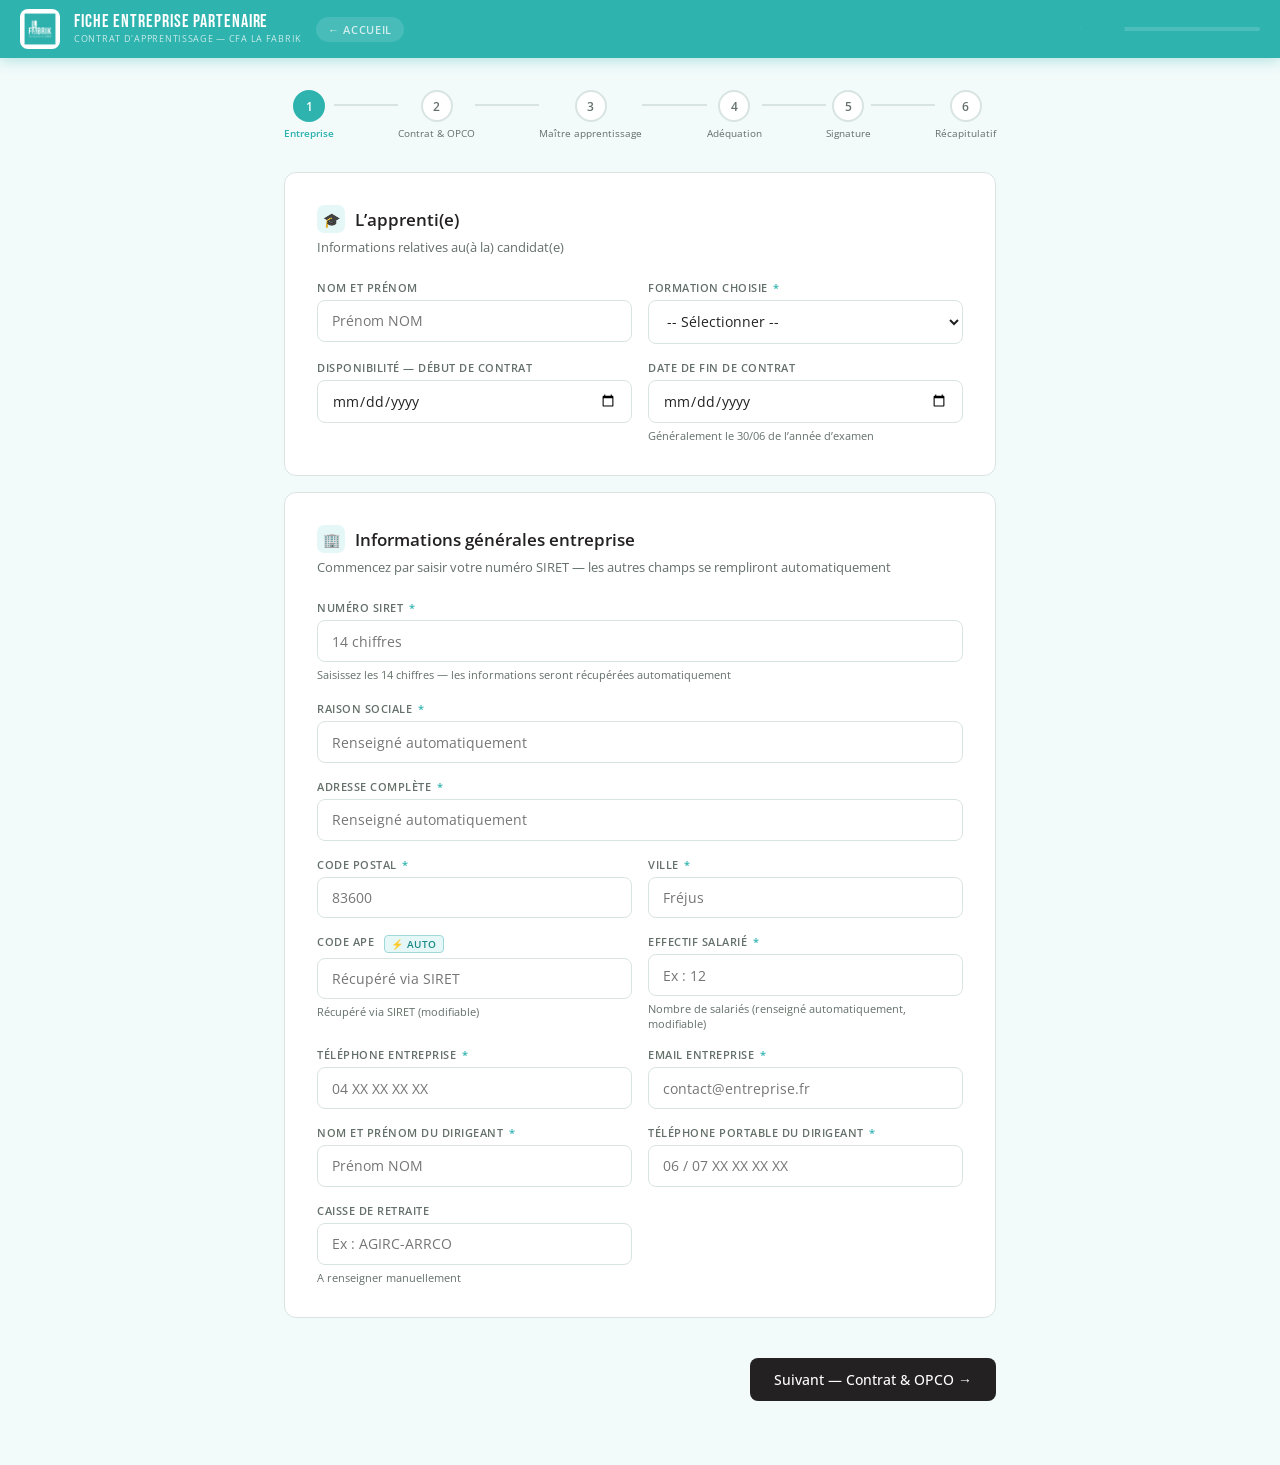
<file: fiche-entreprise/index.html>
<!DOCTYPE html>
<html lang="fr">
<head>
<meta charset="UTF-8"/>
<meta name="viewport" content="width=device-width, initial-scale=1.0"/>
<meta name="description" content="Saisissez et transmettez la fiche entreprise partenaire pour la constitution d'un dossier de contrat d'apprentissage — CFA La Fabrik.">
<meta property="og:title" content="Fiche Entreprise Partenaire — CFA La Fabrik">
<meta property="og:description" content="Formulaire de fiche entreprise pour contrat d'apprentissage. Envoi automatique à l'équipe CFA La Fabrik.">
<meta property="og:type" content="website">
<title>Fiche Entreprise — CFA La Fabrik</title>
<link rel="icon" href="../favicon.svg" type="image/svg+xml">
<link rel="stylesheet" href="../shared.css">
<style>
body{font-family:'Open Sans',sans-serif;background:var(--bg);color:var(--txt);min-height:100vh;}
.app-header{background:var(--teal);padding:0 20px;height:58px;display:flex;align-items:center;gap:14px;position:sticky;top:0;z-index:100;box-shadow:0 3px 12px rgba(46,179,175,.3);}
.header-logo{width:40px;height:40px;border-radius:8px;overflow:hidden;background:white;display:flex;align-items:center;justify-content:center;flex-shrink:0;padding:2px;}.header-logo img{width:100%;height:100%;object-fit:contain;display:block;}
.header-text h1{color:white;font-size:18px;font-weight:400;line-height:1;font-family:'Bebas Neue','Arial Black',sans-serif;letter-spacing:.05em;}
.header-text p{color:rgba(255,255,255,.75);font-size:9px;letter-spacing:.08em;text-transform:uppercase;margin-top:1px;}
.progress-bar-wrap{background:rgba(255,255,255,0.15);height:4px;margin-left:auto;width:180px;border-radius:2px;overflow:hidden;}
.progress-bar-fill{height:100%;background:var(--teal);border-radius:2px;transition:width 0.4s ease;}
.container{max-width:760px;margin:0 auto;padding:2rem 1.5rem 4rem;}
.step-indicator{display:flex;align-items:center;margin-bottom:2rem;}
.step-dot{display:flex;flex-direction:column;align-items:center;gap:4px;}
.step-dot-circle{width:32px;height:32px;border-radius:50%;border:2px solid var(--bdr);background:white;display:flex;align-items:center;justify-content:center;font-size:12px;font-weight:600;color:var(--muted);transition:all 0.3s;}
.step-dot.active .step-dot-circle{border-color:var(--teal);background:var(--teal);color:white;}
.step-dot.done .step-dot-circle{border-color:var(--success);background:var(--success);color:white;}
.step-dot-label{font-size:10px;color:var(--muted);white-space:nowrap;}
.step-dot.active .step-dot-label{color:var(--teal);font-weight:600;}
.step-dot.done .step-dot-label{color:var(--success);}
.step-line{flex:1;height:2px;background:var(--bdr);margin-bottom:20px;transition:background 0.3s;}
.step-line.done{background:var(--success);}
.card{background:white;border-radius:12px;border:1px solid var(--bdr);padding:2rem;margin-bottom:1rem;}
.card-title{font-size:17px;font-weight:600;margin-bottom:0.3rem;display:flex;align-items:center;gap:0.6rem;}
.card-title-icon{width:28px;height:28px;border-radius:7px;background:var(--teal-lt);display:flex;align-items:center;justify-content:center;font-size:14px;}
.card-subtitle{font-size:13px;color:var(--muted);margin-bottom:1.5rem;}
.form-grid{display:grid;grid-template-columns:1fr 1fr;gap:1rem;}
.form-grid.one{grid-template-columns:1fr;}
@media(max-width:600px){.form-grid{grid-template-columns:1fr;}}
.field{display:flex;flex-direction:column;gap:5px;}
.field.full{grid-column:1/-1;}
label{font-size:11px;font-weight:600;color:var(--muted);text-transform:uppercase;letter-spacing:0.5px;}
label .req{color:var(--teal);margin-left:2px;}
input[type=text],input[type=email],input[type=tel],input[type=date],input[type=number],select,textarea{
  width:100%;padding:0.65rem 0.9rem;border:1.5px solid var(--bdr);border-radius:8px;
  font-family:'Open Sans',sans-serif;font-size:14px;color:var(--txt);background:white;
  transition:border-color 0.2s;outline:none;}
input:focus,select:focus,textarea:focus{border-color:var(--teal);}
input.error,select.error{border-color:#e84545;background:#fff8f8;}
input.autofilled,select.autofilled{background:var(--teal-lt);border-color:var(--teal);}
.field-error{font-size:11px;color:#e84545;display:none;}
.field-hint{font-size:11px;color:var(--muted);}
.radio-group{display:flex;flex-direction:column;gap:0.5rem;}
.radio-option{display:flex;align-items:flex-start;gap:0.7rem;padding:0.75rem 1rem;border:1.5px solid var(--bdr);border-radius:8px;cursor:pointer;transition:all 0.2s;}
.radio-option:hover,.radio-option.selected{border-color:var(--teal);background:var(--teal-lt);}
.radio-option input{display:none;}
.radio-mark{width:18px;height:18px;border-radius:50%;border:2px solid var(--bdr);flex-shrink:0;margin-top:1px;display:flex;align-items:center;justify-content:center;transition:all 0.2s;}
.radio-option.selected .radio-mark{border-color:var(--teal);background:var(--teal);}
.radio-option.selected .radio-mark::after{content:'';width:6px;height:6px;border-radius:50%;background:white;}
.option-text{font-size:13px;line-height:1.5;}
.option-text strong{display:block;font-weight:600;font-size:14px;}
.option-text span{color:var(--muted);font-size:12px;}
.diploma-grid{display:grid;grid-template-columns:1fr 1fr;gap:0.5rem;}
.diploma-option{display:flex;align-items:center;gap:0.5rem;padding:0.6rem 0.8rem;border:1.5px solid var(--bdr);border-radius:8px;cursor:pointer;transition:all 0.2s;font-size:12px;}
.diploma-option:hover,.diploma-option.selected{border-color:var(--teal);background:var(--teal-lt);}
.diploma-option input{display:none;}
.diploma-dot{width:14px;height:14px;border-radius:50%;border:2px solid var(--bdr);flex-shrink:0;transition:all 0.2s;}
.diploma-option.selected .diploma-dot{border-color:var(--teal);background:var(--teal);}
.cond-section{border:1.5px solid var(--bdr);border-radius:8px;padding:1rem;margin-top:0.5rem;background:var(--bg);display:none;}
.cond-section.visible{display:block;}
.info-box{background:#E6F7F7;border:1px solid #9FD8D6;border-radius:8px;padding:0.9rem 1rem;font-size:12px;color:#1A8A86;line-height:1.6;margin:0.5rem 0;}
.warn-box{background:#fff8e6;border:1px solid #ffd166;border-radius:8px;padding:0.9rem 1rem;font-size:12px;color:#7a5200;line-height:1.6;margin:0.5rem 0;}
.verify-box{background:#fffbf0;border:1.5px solid #f5a623;border-radius:10px;padding:1rem 1.1rem;margin:1rem 0 0.5rem;display:none;}
.verify-box.visible{display:block;}
.verify-box-header{display:flex;align-items:center;gap:0.5rem;font-weight:600;font-size:13px;color:#7a5200;margin-bottom:0.5rem;}
.verify-box ul{margin:0.4rem 0 0 1.2rem;font-size:12px;color:#7a5200;line-height:1.8;}
.verify-note{font-size:11px;color:#7a5200;margin-top:0.5rem;font-style:italic;}
.siret-wrap{position:relative;}
.siret-loader{position:absolute;right:10px;top:50%;transform:translateY(-50%);width:18px;height:18px;border:2px solid var(--bdr);border-top-color:var(--teal);border-radius:50%;animation:spin 0.7s linear infinite;display:none;}
.siret-ok{position:absolute;right:10px;top:50%;transform:translateY(-50%);color:var(--success);font-size:16px;display:none;}
.siret-err{position:absolute;right:10px;top:50%;transform:translateY(-50%);color:#e84545;font-size:16px;display:none;}
@keyframes spin{to{transform:translateY(-50%) rotate(360deg);}}
.autofill-badge{display:inline-flex;align-items:center;gap:4px;font-size:10px;color:var(--teal-dk);background:var(--teal-lt);border:1px solid #9FD8D6;border-radius:4px;padding:1px 6px;margin-left:6px;vertical-align:middle;font-weight:600;}
.nav-bar{display:flex;align-items:center;justify-content:space-between;padding:1.5rem 0 0;flex-wrap:wrap;gap:0.75rem;}
.btn{display:inline-flex;align-items:center;gap:0.4rem;padding:0.75rem 1.5rem;border-radius:8px;font-family:'Open Sans',sans-serif;font-size:14px;font-weight:500;cursor:pointer;transition:all 0.2s;border:none;}
.btn-primary{background:var(--noir);color:white;}
.btn-primary:hover{background:#2a4a5e;transform:translateY(-1px);}
.btn-teal{background:var(--teal);color:white;}
.btn-teal:hover{background:var(--teal-dk);transform:translateY(-1px);}
.btn-outline{background:white;color:var(--txt);border:1.5px solid var(--bdr);}
.btn-outline:hover{border-color:var(--teal);color:var(--teal);}
.btn-ghost{background:transparent;color:var(--muted);padding-left:0;}
.btn-ghost:hover{color:var(--txt);}
.recap-block{background:var(--bg);border-radius:8px;padding:1rem;margin-bottom:1rem;border:1px solid var(--bdr);}
.recap-block h3{font-size:11px;font-weight:700;text-transform:uppercase;letter-spacing:0.5px;color:var(--teal);margin-bottom:0.8rem;padding-bottom:0.5rem;border-bottom:1px solid var(--bdr);}
.recap-row{display:flex;justify-content:space-between;padding:0.35rem 0;font-size:13px;border-bottom:1px solid rgba(0,0,0,0.04);}
.recap-row:last-child{border-bottom:none;}
.recap-label{color:var(--muted);}
.recap-val{font-weight:500;text-align:right;max-width:60%;}
.success-screen{text-align:center;padding:3rem 2rem;}
.success-icon{width:72px;height:72px;background:var(--teal);border-radius:50%;display:flex;align-items:center;justify-content:center;margin:0 auto 1.5rem;font-size:32px;color:white;}
.success-screen h2{font-size:22px;margin-bottom:0.5rem;}
.success-screen p{color:var(--muted);font-size:14px;line-height:1.7;}
.success-actions{display:flex;gap:0.75rem;justify-content:center;flex-wrap:wrap;margin-top:2rem;}
.step-content{display:none;}
.step-content.active{display:block;}
.mt1{margin-top:1rem;}

/* Grille d'adéquation */
.grille-table{width:100%;border-collapse:collapse;font-size:12px;}
.grille-table th{background:var(--noir);color:white;padding:8px 10px;text-align:left;font-size:11px;font-weight:600;}
.grille-table td{padding:8px 10px;border:1px solid var(--bdr);vertical-align:top;}
.grille-table tr:nth-child(even) td{background:var(--teal-xlt);}
.bloc-cell{background:var(--teal-lt)!important;font-weight:600;color:var(--teal-dk);font-size:11px;writing-mode:initial;text-align:center;min-width:80px;max-width:100px;}
.taches-list{font-size:11px;color:var(--muted);margin:4px 0 0 0;padding-left:14px;}
.rating-cell{text-align:center;min-width:36px;}
.rating-cell input[type=radio]{accent-color:var(--teal);width:16px;height:16px;}
.secteur-item{display:flex;align-items:flex-start;gap:10px;padding:8px 12px;border:1px solid var(--bdr);border-radius:8px;margin-bottom:6px;background:white;}
.secteur-item input[type=checkbox]{accent-color:var(--teal);width:16px;height:16px;margin-top:2px;flex-shrink:0;}
.secteur-item label{font-size:13px;color:var(--txt);cursor:pointer;flex:1;}
.secteur-item.libre{border-style:dashed;}
.cert-item{display:flex;align-items:flex-start;gap:12px;padding:12px;border:1px solid var(--bdr);border-radius:8px;margin-bottom:8px;background:white;}
.cert-question{flex:1;font-size:12px;color:var(--txt);}
.cert-oui-non{display:flex;gap:12px;flex-shrink:0;}
.cert-oui-non label{display:flex;align-items:center;gap:4px;font-size:12px;cursor:pointer;}
.cert-complement{margin-top:8px;}
.cert-complement textarea{width:100%;padding:6px 10px;border:1.5px solid var(--bdr);border-radius:6px;font-size:12px;font-family:'Open Sans',sans-serif;resize:vertical;min-height:60px;outline:none;}
/* Signature */
#signatureCanvas{background:#fafafa;}
/* ── MOBILE ── */
@media(max-width:540px){
  .app-header{padding:0 12px;}
  .app-header a[href="../"]{display:none;}
  .container{padding:1rem 0.75rem 4rem;}
  .card{padding:1.2rem;}
  .step-dot-label{display:none;}
  .step-dot-circle{width:26px;height:26px;font-size:11px;}
  .step-line{margin-bottom:0;}
  .nav-bar{padding:1rem 0 0;}
  .btn{padding:0.7rem 1.1rem;font-size:13px;}
  .diploma-grid{grid-template-columns:1fr;}
}

/* Grille mobile — cartes */
.grille-bloc-m{margin-bottom:1.2rem;}
.grille-bloc-titre-m{background:var(--teal);color:white;font-weight:700;font-size:12px;padding:8px 12px;border-radius:8px 8px 0 0;letter-spacing:.02em;}
.grille-card-m{border:1px solid var(--bdr);border-top:none;padding:12px;background:white;}
.grille-card-m:last-child{border-radius:0 0 8px 8px;}
.grille-comp-label-m{font-size:13px;font-weight:600;color:var(--txt);margin-bottom:6px;line-height:1.4;}
.grille-rating-m{display:flex;flex-direction:column;gap:6px;margin:10px 0 8px;}
.grille-rate-m{display:flex;align-items:center;gap:10px;padding:9px 12px;border:1.5px solid var(--bdr);border-radius:8px;cursor:pointer;font-size:13px;line-height:1;}
.grille-rate-m input[type=radio]{accent-color:var(--teal);width:16px;height:16px;flex-shrink:0;}
.grille-rate-m.checked{border-color:var(--teal);background:var(--teal-lt);}
.grille-cmt-m{width:100%;padding:8px 10px;border:1.5px solid var(--bdr);border-radius:8px;font-size:12px;font-family:'Open Sans',sans-serif;outline:none;box-sizing:border-box;margin-top:4px;}
.grille-cmt-m:focus{border-color:var(--teal);}

/* Print */
@media print {
  .app-header,.nav-bar,.btn,.step-indicator,#dot1,#dot2,#dot3,#dot4,#dot5,#dot6{display:none!important;}
  .step-content{display:block!important;}
  body{background:white;}
  .card{border:1px solid #ccc;box-shadow:none;}
}
</style>
<script src="grille-data.js"></script>
</head>
<body>

<div class="app-header">
  <div class="header-logo"><img src="../logo.png" alt="La Fabrik"/></div>
  <div class="header-text">
    <h1>Fiche Entreprise Partenaire</h1>
    <p>Contrat d'apprentissage &mdash; CFA La Fabrik</p>
  </div>
  <a href="../" style="color:rgba(255,255,255,.75);font-size:11px;font-weight:600;text-transform:uppercase;letter-spacing:.06em;text-decoration:none;background:rgba(255,255,255,.12);padding:5px 12px;border-radius:20px;white-space:nowrap">← Accueil</a>
  <div class="progress-bar-wrap"><div class="progress-bar-fill" id="progressBar" style="width:25%"></div></div>
</div>

<div class="container">
  <div id="brouillon-banner" style="display:none;background:#fff8e6;border:1px solid #ffd166;border-radius:8px;padding:10px 16px;margin-bottom:1rem;font-size:12px;color:#7a5200;align-items:center;justify-content:space-between;gap:10px;">
    <span>&#128393; Saisie en cours restaurée — vos données ont été récupérées automatiquement.</span>
    <button type="button" onclick="effacerBrouillon()" style="background:none;border:none;font-size:12px;color:#7a5200;cursor:pointer;text-decoration:underline;padding:0;">Effacer et recommencer</button>
  </div>
  <div class="step-indicator">
    <div class="step-dot active" id="dot1"><div class="step-dot-circle">1</div><div class="step-dot-label">Entreprise</div></div>
    <div class="step-line" id="line12"></div>
    <div class="step-dot" id="dot2"><div class="step-dot-circle">2</div><div class="step-dot-label">Contrat &amp; OPCO</div></div>
    <div class="step-line" id="line23"></div>
    <div class="step-dot" id="dot3"><div class="step-dot-circle">3</div><div class="step-dot-label">Ma&icirc;tre apprentissage</div></div>
    <div class="step-line" id="line34"></div>
    <div class="step-dot" id="dot4"><div class="step-dot-circle">4</div><div class="step-dot-label">Ad&eacute;quation</div></div>
    <div class="step-line" id="line45"></div>
    <div class="step-dot" id="dot5"><div class="step-dot-circle">5</div><div class="step-dot-label">Signature</div></div>
    <div class="step-line" id="line56"></div>
    <div class="step-dot" id="dot6"><div class="step-dot-circle">6</div><div class="step-dot-label">R&eacute;capitulatif</div></div>
  </div>

  <!-- ETAPE 1 -->
  <div class="step-content active" id="step1">
    <div class="card">
      <div class="card-title"><div class="card-title-icon">&#x1F393;</div> L&rsquo;apprenti(e)</div>
      <div class="card-subtitle">Informations relatives au(à la) candidat(e)</div>
      <div class="form-grid">
        <div class="field">
          <label>Nom et pr&eacute;nom</label>
          <input type="text" id="nomApprenti" placeholder="Pr&eacute;nom NOM"/>
        </div>
        <div class="field">
          <label>Formation choisie <span class="req">*</span></label>
          <select id="formation" onchange="onFormationChange()">
            <option value="">-- Sélectionner --</option>
            <optgroup label="Niveau 3 — CAP">
              <option value="CAP_AEPE">CAP AEPE — Accompagnant Éducatif Petite Enfance</option>
              <option value="CAP_COIF">CAP Métiers de la Coiffure</option>
            </optgroup>
            <optgroup label="Niveau 4 — Bac / TP">
              <option value="BP_COIF">BP Coiffure</option>
              <option value="BAC_COIF">Bac Pro Coiffure</option>
              <option value="BAC_MCV">Bac Pro MCV — Métiers du Commerce et de la Vente</option>
              <option value="TP_CC">TP Conseiller Commercial</option>
              <option value="TP_IEPE">TP IPEPE — Intervenant Petite Enfance</option>
              <option value="TP_ASMA">TP Assistant Secrétaire Médico-Administratif</option>
            </optgroup>
            <optgroup label="Niveau 5 — BTS / TP">
              <option value="BTS_BANQUE">BTS Banque</option>
              <option value="BTS_COM">BTS Communication</option>
              <option value="BTS_MCO">BTS MCO — Management Commercial Opérationnel</option>
              <option value="BTS_NDRC">BTS NDRC — Négociation et Digitalisation RC</option>
              <option value="BTS_GPME">BTS GPME — Gestion PME</option>
              <option value="TP_FPA">TP Formateur Professionnel d'Adultes</option>
              <option value="TP_AC">TP Assistant Commercial</option>
            </optgroup>
            <optgroup label="Niveau 6">
              <option value="BAC6_REM">TP Responsable Établissement Marchand</option>
              <option value="BAC6_BNQ">Bachelor Banque et Assurance</option>
            </optgroup>
            <optgroup label="Niveau 7 — Mastère">
              <option value="MST_MA">Mastère Manager d'Affaires</option>
              <option value="MST_ECGP">Mastère Expert Conseil GP — Gestion de Patrimoine</option>
            </optgroup>
          </select>
          <div class="field-error" id="err_formation">Veuillez sélectionner une formation</div>
        </div>
        <div class="field full" id="link-generator" style="display:none">
          <div style="background:var(--teal-lt);border:1px solid var(--teal);border-radius:8px;padding:12px 14px;display:flex;align-items:center;gap:10px;flex-wrap:wrap;">
            <span style="font-size:13px;color:var(--teal-dk);flex:1;">Pré-remplir le lien à envoyer à l'entreprise</span>
            <button type="button" class="btn btn-teal" style="font-size:12px;padding:6px 14px;" onclick="copyEntrepriseLink()">🔗 Copier le lien entreprise</button>
          </div>
        </div>
        <div class="field">
          <label>Disponibilit&eacute; &mdash; d&eacute;but de contrat</label>
          <input type="date" id="dateDebut"/>
        </div>
        <div class="field">
          <label>Date de fin de contrat</label>
          <input type="date" id="dateFin"/>
          <div class="field-hint">G&eacute;n&eacute;ralement le 30/06 de l&rsquo;ann&eacute;e d&rsquo;examen</div>
        </div>
      </div>
    </div>
    <div class="card mt1">
      <div class="card-title"><div class="card-title-icon">&#x1F3E2;</div> Informations g&eacute;n&eacute;rales entreprise</div>
      <div class="card-subtitle">Commencez par saisir votre num&eacute;ro SIRET &mdash; les autres champs se rempliront automatiquement</div>
      <div class="field" style="margin-bottom:1.2rem">
        <label>Num&eacute;ro SIRET <span class="req">*</span></label>
        <div class="siret-wrap">
          <input type="text" id="siret" placeholder="14 chiffres" maxlength="14" oninput="onSiretInput(this.value)" style="padding-right:36px"/>
          <div class="siret-loader" id="siretLoader"></div>
          <div class="siret-ok" id="siretOk">&#10003;</div>
          <div class="siret-err" id="siretErr">&#10007;</div>
        </div>
        <div class="field-error" id="err_siret">14 chiffres requis</div>
        <div class="field-hint">Saisissez les 14 chiffres &mdash; les informations seront r&eacute;cup&eacute;r&eacute;es automatiquement</div>
      </div>
      <div class="form-grid one">
        <div class="field">
          <label>Raison sociale <span class="req">*</span></label>
          <input type="text" id="raisonSociale" placeholder="Renseign&eacute; automatiquement"/>
          <div class="field-error" id="err_raisonSociale">Champ obligatoire</div>
        </div>
      </div>
      <div class="form-grid mt1">
        <div class="field full">
          <label>Adresse compl&egrave;te <span class="req">*</span></label>
          <input type="text" id="adresse" placeholder="Renseign&eacute; automatiquement"/>
          <div class="field-error" id="err_adresse">Champ obligatoire</div>
        </div>
        <div class="field">
          <label>Code postal <span class="req">*</span></label>
          <input type="text" id="codePostal" placeholder="83600" maxlength="5"/>
          <div class="field-error" id="err_codePostal">Format invalide</div>
        </div>
        <div class="field">
          <label>Ville <span class="req">*</span></label>
          <input type="text" id="ville" placeholder="Fr&eacute;jus"/>
          <div class="field-error" id="err_ville">Champ obligatoire</div>
        </div>
        <div class="field">
          <label>Code APE <span class="autofill-badge">&#x26A1; Auto</span></label>
          <input type="text" id="codeAPE" placeholder="R&eacute;cup&eacute;r&eacute; via SIRET" maxlength="6"/>
          <div class="field-hint">R&eacute;cup&eacute;r&eacute; via SIRET (modifiable)</div>
        </div>
        <div class="field">
          <label>Effectif salari&eacute; <span class="req">*</span></label>
          <input type="text" id="effectif" placeholder="Ex : 12"/>
          <div class="field-hint">Nombre de salari&eacute;s (renseign&eacute; automatiquement, modifiable)</div>
          <div class="field-error" id="err_effectif">Champ obligatoire</div>
        </div>
        <div class="field">
          <label>T&eacute;l&eacute;phone entreprise <span class="req">*</span></label>
          <input type="tel" id="telEntreprise" placeholder="04 XX XX XX XX"/>
          <div class="field-error" id="err_telEntreprise">Champ obligatoire</div>
        </div>
        <div class="field">
          <label>Email entreprise <span class="req">*</span></label>
          <input type="email" id="emailEntreprise" placeholder="contact@entreprise.fr"/>
          <div class="field-error" id="err_emailEntreprise">Email obligatoire ou format invalide</div>
        </div>
        <div class="field">
          <label>Nom et pr&eacute;nom du dirigeant <span class="req">*</span></label>
          <input type="text" id="nomDirigeant" placeholder="Pr&eacute;nom NOM"/>
          <div class="field-error" id="err_nomDirigeant">Champ obligatoire</div>
        </div>
        <div class="field">
          <label>T&eacute;l&eacute;phone portable du dirigeant <span class="req">*</span></label>
          <input type="tel" id="telDirigeant" placeholder="06 / 07 XX XX XX XX"/>
          <div class="field-error" id="err_telDirigeant">Num&eacute;ro requis</div>
        </div>
        <div class="field">
          <label>Caisse de retraite</label>
          <input type="text" id="caisseRetraite" placeholder="Ex : AGIRC-ARRCO"/>
          <div class="field-hint">A renseigner manuellement</div>
        </div>
      </div>
      <div class="verify-box" id="verifyBox">
        <div class="verify-box-header"><span>&#x26A0;&#xFE0F;</span> V&eacute;rifiez bien les informations pr&eacute;-remplies</div>
        <p style="font-size:12px;color:#7a5200;line-height:1.6;">Les donn&eacute;es ont &eacute;t&eacute; r&eacute;cup&eacute;r&eacute;es automatiquement via les sources officielles de l&rsquo;&Eacute;tat (API Entreprise / INSEE). Contr&ocirc;lez-les attentivement avant de continuer :</p>
        <ul>
          <li>La <strong>raison sociale</strong> correspond bien &agrave; votre entreprise</li>
          <li>L&rsquo;<strong>adresse</strong> est compl&egrave;te et exacte</li>
          <li>Le <strong>code APE</strong> refl&egrave;te bien votre activit&eacute; principale</li>
          <li>L&rsquo;<strong>OPCO</strong> et la <strong>convention collective</strong> (&eacute;tape suivante) sont corrects</li>
        </ul>
        <p class="verify-note">En cas de doute&nbsp;: <strong>contrat@fabrikfrejus.fr</strong> &mdash; 04 22 54 26 03</p>
      </div>
    </div>
    <div class="nav-bar">
      <div></div>
      <button class="btn btn-primary" onclick="goTo(2)">Suivant &mdash; Contrat &amp; OPCO &#x2192;</button>
    </div>
  </div>

  <!-- ETAPE 2 -->
  <div class="step-content" id="step2">
    <div class="card">
      <div class="card-title"><div class="card-title-icon">&#x1F4CB;</div> Saisie du contrat d&rsquo;apprentissage</div>
      <div class="card-subtitle">Une seule r&eacute;ponse possible</div>
      <div class="radio-group" id="saisieGroup">
        <label class="radio-option" id="optCFA" onclick="selectSaisie('CFA')">
          <input type="radio" name="saisie" value="CFA"/>
          <div class="radio-mark"></div>
          <div class="option-text">
            <strong>Je d&eacute;l&egrave;gue la saisie au CFA La Fabrik</strong>
            <span>La Fabrik d&eacute;pose le dossier sur votre OPCO &mdash; solution recommand&eacute;e</span>
          </div>
        </label>
        <label class="radio-option" id="optEntreprise" onclick="selectSaisie('Entreprise')">
          <input type="radio" name="saisie" value="Entreprise"/>
          <div class="radio-mark"></div>
          <div class="option-text">
            <strong>Je saisis le contrat moi-m&ecirc;me sur l&rsquo;OPCO</strong>
            <span>Vous vous engagez &agrave; transmettre le n&deg; de dossier et le n&deg; DGEFP une fois valid&eacute;</span>
          </div>
        </label>
      </div>
      <div class="field-error" id="err_saisie" style="display:none;margin-top:0.5rem">S&eacute;lectionner une option</div>
      <div class="cond-section" id="saisieSection">
        <div class="warn-box">&#x26A0;&#xFE0F; En cas de non-saisie ou d&rsquo;erreur, vous vous engagez &agrave; r&eacute;gler l&rsquo;int&eacute;gralit&eacute; de la formation.</div>
        <div class="form-grid mt1">
          <div class="field">
            <label>N&deg; de dossier OPCO (apr&egrave;s validation)</label>
            <input type="text" id="numDossier" placeholder="&Agrave; compl&eacute;ter apr&egrave;s validation"/>
          </div>
          <div class="field">
            <label>N&deg; DGEFP du contrat (apr&egrave;s validation)</label>
            <input type="text" id="numDGEFP" placeholder="&Agrave; compl&eacute;ter apr&egrave;s validation"/>
          </div>
        </div>
      </div>
    </div>
    <div class="card mt1">
      <div class="card-title"><div class="card-title-icon">&#x1F3E6;</div> OPCO &amp; Convention collective</div>
      <div class="card-subtitle">Pr&eacute;-rempli selon votre code APE &mdash; v&eacute;rifiez et compl&eacute;tez si n&eacute;cessaire</div>
      <div class="form-grid">
        <div class="field">
          <label>Votre OPCO <span class="req">*</span></label>
          <input type="text" id="opco" placeholder="Ex : AKTO, ATLAS, Constructys&hellip;"/>
          <div class="field-hint">Renseignez l&rsquo;OPCO dont d&eacute;pend votre entreprise</div>
          <div class="field-error" id="err_opco">Champ obligatoire</div>
        </div>
        <div class="field">
          <label>Nombre de contrats alternance en cours <span class="req">*</span></label>
          <input type="number" id="nbContrats" min="0" placeholder="0"/>
          <div class="field-error" id="err_nbContrats">Champ obligatoire</div>
        </div>
        <div class="field">
          <label>Convention collective</label>
          <input type="text" id="conventionCollective" placeholder="Ex : Convention collective immobilier"/>
        </div>
        <div class="field">
          <label>IDCC</label>
          <input type="text" id="idcc" placeholder="Ex : 1527" maxlength="6"/>
          <div class="field-hint">Identifiant de la convention collective</div>
        </div>

      </div>

    </div>
    <div class="nav-bar">
      <button class="btn btn-ghost" onclick="goTo(1)">&#x2190; Pr&eacute;c&eacute;dent</button>
      <button class="btn btn-primary" onclick="goTo(3)">Suivant &mdash; Ma&icirc;tre d&rsquo;apprentissage &#x2192;</button>
    </div>
  </div>

  <!-- ETAPE 3 -->
  <div class="step-content" id="step3">
    <div class="card">
      <div class="card-title"><div class="card-title-icon">&#x1F464;</div> Le ma&icirc;tre d&rsquo;apprentissage</div>
      <div class="card-subtitle">R&eacute;f&eacute;rent de l&rsquo;apprenti(e) au sein de l&rsquo;entreprise</div>
      <div class="form-grid">
        <div class="field">
          <label>Nom et pr&eacute;nom <span class="req">*</span></label>
          <input type="text" id="nomMA" placeholder="Pr&eacute;nom NOM"/>
          <div class="field-error" id="err_nomMA">Champ obligatoire</div>
        </div>
        <div class="field">
          <label>Date de naissance <span class="req">*</span></label>
          <input type="date" id="dnMA"/>
          <div class="field-error" id="err_dnMA">Date requise</div>
        </div>
        <div class="field">
          <label>T&eacute;l&eacute;phone portable</label>
          <input type="tel" id="telMA" placeholder="07 82 74 73 12"/>
        </div>
        <div class="field">
          <label>T&eacute;l&eacute;phone fixe</label>
          <input type="tel" id="fixeMA" placeholder="04 XX XX XX XX"/>
        </div>
        <div class="field">
          <label>Email <span class="req">*</span></label>
          <input type="email" id="emailMA" placeholder="maitre.apprentissage@entreprise.fr"/>
          <div class="field-error" id="err_emailMA">Email invalide</div>
        </div>
        <div class="field">
          <label>Emploi occup&eacute; <span class="req">*</span></label>
          <input type="text" id="emploiMA" placeholder="Ex : Responsable commercial"/>
          <div class="field-error" id="err_emploiMA">Champ obligatoire</div>
        </div>
        <div class="field">
          <label>Dur&eacute;e d&rsquo;exp&eacute;rience sur le poste <span class="req">*</span></label>
          <input type="text" id="experienceMA" placeholder="Ex : 5 ans"/>
          <div class="field-error" id="err_experienceMA">Champ obligatoire</div>
        </div>
        <div class="field">
          <label>Lieu de travail (si diff&eacute;rent du si&egrave;ge)</label>
          <input type="text" id="lieuTravail" placeholder="Adresse si diff&eacute;rente"/>
        </div>
      </div>
    </div>
    <div class="card mt1">
      <div class="card-title"><div class="card-title-icon">&#x1F393;</div> Niveau de dipl&ocirc;me du ma&icirc;tre d&rsquo;apprentissage</div>
      <div class="card-subtitle">Niveau le plus &eacute;lev&eacute; obtenu <span class="req">*</span></div>
      <div class="diploma-grid">
        <label class="diploma-option" id="dip0" onclick="selectDiploma(0,'CAP / BEP')"><input type="radio" name="diplome"/><div class="diploma-dot"></div>CAP / BEP</label>
        <label class="diploma-option" id="dip1" onclick="selectDiploma(1,'Bac / Bac Pro / BP')"><input type="radio" name="diplome"/><div class="diploma-dot"></div>Bac / Bac Pro / BP</label>
        <label class="diploma-option" id="dip2" onclick="selectDiploma(2,'BTS / DUT / DEUG')"><input type="radio" name="diplome"/><div class="diploma-dot"></div>BTS / DUT / DEUG</label>
        <label class="diploma-option" id="dip3" onclick="selectDiploma(3,'Licence / BUT / Maitrise')"><input type="radio" name="diplome"/><div class="diploma-dot"></div>Licence / BUT / Ma&icirc;trise</label>
        <label class="diploma-option" id="dip4" onclick="selectDiploma(4,'Master / Ingenieur / DESS')"><input type="radio" name="diplome"/><div class="diploma-dot"></div>Master / Ing&eacute;nieur / DESS</label>
        <label class="diploma-option" id="dip5" onclick="selectDiploma(5,'Doctorat / HDR')"><input type="radio" name="diplome"/><div class="diploma-dot"></div>Doctorat / HDR</label>
      </div>
      <div class="field-error" id="err_diplome" style="display:none;margin-top:0.5rem">S&eacute;lectionner un niveau</div>
    </div>
    <div class="card mt1">
      <div class="card-title"><div class="card-title-icon">&#x2705;</div> Attestations &amp; communication</div>
      <div class="info-box" style="margin-bottom:1rem">
        &#x1F4CB; Je certifie que le ma&icirc;tre d&rsquo;apprentissage remplit <strong>l&rsquo;une des conditions suivantes</strong> :<br><br>
        &bull; Titulaire d&rsquo;un dipl&ocirc;me du m&ecirc;me domaine et niveau &ge; &agrave; celui vis&eacute; par l&rsquo;apprenti + 1 an d&rsquo;exp&eacute;rience<br>
        &bull; OU justifie de 2 ans d&rsquo;exp&eacute;rience professionnelle en rapport avec la qualification pr&eacute;par&eacute;e<br><br>
        Et que le ma&icirc;tre d&rsquo;apprentissage ne suit pas simultan&eacute;ment plus de 2 alternants.
      </div>
      <div class="field">
        <label>Acceptez-vous de recevoir des SMS lors des absences ? <span class="req">*</span></label>
        <div class="radio-group" style="flex-direction:row;gap:0.5rem;margin-top:0.4rem">
          <label class="radio-option" id="smsOui" onclick="selectSms('Oui')" style="flex:1">
            <input type="radio" name="sms"/><div class="radio-mark"></div>
            <div class="option-text"><strong>Oui</strong></div>
          </label>
          <label class="radio-option" id="smsNon" onclick="selectSms('Non')" style="flex:1">
            <input type="radio" name="sms"/><div class="radio-mark"></div>
            <div class="option-text"><strong>Non</strong></div>
          </label>
        </div>
        <div class="field-error" id="err_sms" style="display:none;margin-top:0.5rem">S&eacute;lectionner une option</div>
      </div>
    </div>
    <div class="nav-bar">
      <button class="btn btn-ghost" onclick="goTo(2)">&#x2190; Pr&eacute;c&eacute;dent</button>
      <button class="btn btn-primary" onclick="goToAdequation()">Suivant &#x2192;</button>
    </div>
  </div>

  <!-- ETAPE 4 — GRILLE D'ADÉQUATION -->
  <div class="step-content" id="step4">
    <div class="card">
      <div class="card-title"><div class="card-title-icon">📋</div> Grille de contrôle de l'adéquation</div>
      <div class="card-subtitle" id="grille-subtitle">Vérifiez l'adéquation des activités de votre entreprise avec le référentiel de formation</div>

      <div class="info-box" style="margin-bottom:1.2rem;">
        <strong>Comment remplir cette grille ?</strong><br>
        Pour chaque compétence du référentiel, indiquez le niveau d'exposition de l'apprenti dans votre entreprise :<br>
        <strong>★★★</strong> Les missions confiées permettront de développer cette compétence au quotidien<br>
        <strong>★★</strong> Des activités spécifiques pourront être organisées ponctuellement pour y travailler<br>
        <strong>★</strong> Cette compétence ne pourra pas être développée dans votre structure<br><br>
        Cette grille est exigée par les textes réglementaires pour établir le contrat d'apprentissage. Toutes les compétences doivent être évaluées.
      </div>

      <!-- SECTEUR D'ACTIVITÉ -->
      <div style="margin-bottom:1.5rem;">
        <div style="font-size:13px;font-weight:600;color:var(--noir);margin-bottom:0.75rem;padding-bottom:6px;border-bottom:2px solid var(--teal);">1er contrôle — Secteur d'activité <span style="font-weight:400;color:var(--muted)">(cochez le secteur correspondant)</span></div>
        <div id="grille-secteurs"></div>
      </div>

      <!-- TABLEAU COMPÉTENCES -->
      <div style="margin-bottom:1.5rem;">
        <div style="font-size:13px;font-weight:600;color:var(--noir);margin-bottom:0.75rem;padding-bottom:6px;border-bottom:2px solid var(--teal);">2ème contrôle — Compétences mises en œuvre</div>
        <div style="font-size:11px;color:var(--muted);margin-bottom:0.75rem;font-style:italic;">★★★ L'entreprise confiera des missions permettant de développer cette compétence &nbsp;|&nbsp; ★★ L'entreprise peut proposer des activités en dehors des missions courantes &nbsp;|&nbsp; ★ Aucune mission proposée ne permet la construction de cette compétence</div>
        <div id="grille-competences" style="overflow-x:auto;"></div>
      </div>

      <!-- CERTIFICATION -->
      <div>
        <div style="font-size:13px;font-weight:600;color:var(--noir);margin-bottom:0.75rem;padding-bottom:6px;border-bottom:2px solid var(--teal);">Certification — Les parties prenantes certifient :</div>
        <div id="grille-certification"></div>
      </div>
    </div>
    <div class="nav-bar">
      <button class="btn btn-ghost" onclick="goTo(3)">&#x2190; Précédent</button>
      <button class="btn btn-primary" onclick="validerGrille()">Suivant — Signature &#x2192;</button>
    </div>
  </div>

  <!-- ETAPE 5 — SIGNATURE -->
  <div class="step-content" id="step5">
    <div class="card">
      <div class="card-title"><div class="card-title-icon">✍️</div> Signature</div>
      <div class="card-subtitle">Signez dans le cadre ci-dessous pour valider la grille d'adéquation. Utilisez votre souris, votre stylet ou votre doigt sur écran tactile.</div>

      <div style="margin-bottom:1rem;">
        <label style="font-size:11px;font-weight:600;color:var(--muted);text-transform:uppercase;letter-spacing:0.5px;">Nom, prénom et fonction du signataire <span style="color:var(--teal)">*</span></label>
        <input type="text" id="signataire" placeholder="Prénom NOM — Directeur(trice)" style="width:100%;padding:0.65rem 0.9rem;border:1.5px solid var(--bdr);border-radius:8px;font-family:'Open Sans',sans-serif;font-size:14px;margin-top:5px;outline:none;" onfocus="this.style.borderColor='var(--teal)'" onblur="this.style.borderColor='var(--bdr)'"/>
      </div>

      <div style="border:2px solid var(--bdr);border-radius:12px;overflow:hidden;background:#fff;position:relative;">
        <div style="background:var(--teal-lt);padding:8px 14px;font-size:12px;color:var(--teal-dk);border-bottom:1px solid var(--bdr);">Signez ici — Cliquez et tracez votre signature</div>
        <canvas id="signatureCanvas" width="700" height="200" style="display:block;width:100%;max-width:100%;cursor:crosshair;touch-action:none;"></canvas>
      </div>
      <div style="display:flex;gap:0.5rem;margin-top:0.75rem;justify-content:flex-end;">
        <button type="button" class="btn btn-ghost" style="font-size:12px;padding:6px 14px;" onclick="clearSignature()">Effacer</button>
      </div>
      <p style="font-size:11px;color:var(--muted);margin-top:0.5rem;">En signant ce document, vous certifiez l'exactitude des informations renseignées dans la grille d'adéquation ci-dessus, conformément aux exigences Qualiopi.</p>
    </div>
    <div class="nav-bar">
      <button class="btn btn-ghost" onclick="goTo(grilleRequise ? 4 : 3)">&#x2190; Pr&eacute;c&eacute;dent</button>
      <button class="btn btn-primary" onclick="goTo(6)">Vérifier &amp; Valider &#x2192;</button>
    </div>
  </div>

  <!-- ETAPE 6 (ex-4) -->
  <div class="step-content" id="step6">
    <div class="card">
      <div class="card-title"><div class="card-title-icon">&#x1F50D;</div> R&eacute;capitulatif complet</div>
      <div class="card-subtitle">V&eacute;rifiez toutes les informations avant envoi</div>
      <div class="recap-block">
        <h3>Entreprise</h3>
        <div class="recap-row"><span class="recap-label">Raison sociale</span><span class="recap-val" id="r_rs">&#8212;</span></div>
        <div class="recap-row"><span class="recap-label">Adresse</span><span class="recap-val" id="r_adr">&#8212;</span></div>
        <div class="recap-row"><span class="recap-label">SIRET</span><span class="recap-val" id="r_siret">&#8212;</span></div>
        <div class="recap-row"><span class="recap-label">Code APE</span><span class="recap-val" id="r_ape">&#8212;</span></div>
        <div class="recap-row"><span class="recap-label">Effectif</span><span class="recap-val" id="r_eff">&#8212;</span></div>
        <div class="recap-row"><span class="recap-label">T&eacute;l&eacute;phone</span><span class="recap-val" id="r_tel">&#8212;</span></div>
        <div class="recap-row"><span class="recap-label">Email</span><span class="recap-val" id="r_email">&#8212;</span></div>
        <div class="recap-row"><span class="recap-label">Dirigeant</span><span class="recap-val" id="r_dir">&#8212;</span></div>
        <div class="recap-row"><span class="recap-label">T&eacute;l. dirigeant</span><span class="recap-val" id="r_teldir">&#8212;</span></div>
      </div>
      <div class="recap-block">
        <h3>Apprenti(e)</h3>
        <div class="recap-row"><span class="recap-label">Nom et pr&eacute;nom</span><span class="recap-val" id="r_appr">&#8212;</span></div>
        <div class="recap-row"><span class="recap-label">Formation</span><span class="recap-val" id="r_form">&#8212;</span></div>
        <div class="recap-row"><span class="recap-label">D&eacute;but de contrat</span><span class="recap-val" id="r_deb">&#8212;</span></div>
        <div class="recap-row"><span class="recap-label">Fin de contrat</span><span class="recap-val" id="r_fin">&#8212;</span></div>
      </div>
      <div class="recap-block">
        <h3>Contrat &amp; OPCO</h3>
        <div class="recap-row"><span class="recap-label">Saisie du contrat</span><span class="recap-val" id="r_saisie">&#8212;</span></div>
        <div class="recap-row"><span class="recap-label">OPCO</span><span class="recap-val" id="r_opco">&#8212;</span></div>
        <div class="recap-row"><span class="recap-label">Convention collective</span><span class="recap-val" id="r_conv">&#8212;</span></div>
        <div class="recap-row"><span class="recap-label">IDCC</span><span class="recap-val" id="r_idcc">&#8212;</span></div>
        <div class="recap-row"><span class="recap-label">Caisse de retraite</span><span class="recap-val" id="r_caisse">&#8212;</span></div>
        <div class="recap-row"><span class="recap-label">Nb contrats alternance</span><span class="recap-val" id="r_nbc">&#8212;</span></div>
      </div>
      <div class="recap-block">
        <h3>Ma&icirc;tre d&rsquo;apprentissage</h3>
        <div class="recap-row"><span class="recap-label">Nom et pr&eacute;nom</span><span class="recap-val" id="r_maNom">&#8212;</span></div>
        <div class="recap-row"><span class="recap-label">Date de naissance</span><span class="recap-val" id="r_maDn">&#8212;</span></div>
        <div class="recap-row"><span class="recap-label">T&eacute;l&eacute;phone</span><span class="recap-val" id="r_maTel">&#8212;</span></div>
        <div class="recap-row"><span class="recap-label">Email</span><span class="recap-val" id="r_maEmail">&#8212;</span></div>
        <div class="recap-row"><span class="recap-label">Emploi</span><span class="recap-val" id="r_maEmploi">&#8212;</span></div>
        <div class="recap-row"><span class="recap-label">Exp&eacute;rience</span><span class="recap-val" id="r_maExp">&#8212;</span></div>
        <div class="recap-row"><span class="recap-label">Niveau dipl&ocirc;me</span><span class="recap-val" id="r_maDip">&#8212;</span></div>
        <div class="recap-row"><span class="recap-label">SMS absences</span><span class="recap-val" id="r_maSms">&#8212;</span></div>
        <div class="recap-row"><span class="recap-label">Lieu de travail</span><span class="recap-val" id="r_maLieu">&#8212;</span></div>
      </div>
    </div>
    <div class="nav-bar">
      <button class="btn btn-ghost" onclick="goTo(1)">&#x2190; Modifier</button>
      <div style="display:flex;gap:0.75rem;flex-wrap:wrap">
        <button class="btn btn-outline" onclick="printVersion('entreprise')">
          <svg width="15" height="15" viewBox="0 0 24 24" fill="none" stroke="currentColor" stroke-width="2" stroke-linecap="round" stroke-linejoin="round"><polyline points="6 9 6 2 18 2 18 9"/><path d="M6 18H4a2 2 0 0 1-2-2v-5a2 2 0 0 1 2-2h16a2 2 0 0 1 2 2v5a2 2 0 0 1-2 2h-2"/><rect x="6" y="14" width="12" height="8"/></svg>
          PDF Entreprise
        </button>
        <button class="btn btn-outline" onclick="printVersion('ecole')">
          <svg width="15" height="15" viewBox="0 0 24 24" fill="none" stroke="currentColor" stroke-width="2" stroke-linecap="round" stroke-linejoin="round"><path d="M22 10v6M2 10l10-5 10 5-10 5z"/><path d="M6 12v5c3 3 9 3 12 0v-5"/></svg>
          PDF &Eacute;cole
        </button>
        <button id="btn-pdf-grille-6" class="btn btn-outline" onclick="printGrille()">
          <svg width="15" height="15" viewBox="0 0 24 24" fill="none" stroke="currentColor" stroke-width="2" stroke-linecap="round" stroke-linejoin="round"><rect x="3" y="3" width="18" height="18" rx="2"/><path d="M3 9h18"/><path d="M9 21V9"/></svg>
          PDF Grille sign&eacute;e
        </button>
        <button class="btn btn-teal" onclick="submitForm()">
          <svg width="15" height="15" viewBox="0 0 24 24" fill="none" stroke="white" stroke-width="2" stroke-linecap="round" stroke-linejoin="round"><line x1="22" y1="2" x2="11" y2="13"/><polygon points="22 2 15 22 11 13 2 9 22 2"/></svg>
          Envoyer &agrave; La Fabrik
        </button>
      </div>
    </div>
  </div>

  <!-- SUCCES -->
  <div class="step-content" id="step7">
    <div class="card">
      <div class="success-screen">
        <div class="success-icon">
          <svg width="32" height="32" viewBox="0 0 24 24" fill="none" stroke="white" stroke-width="2.5" stroke-linecap="round" stroke-linejoin="round"><polyline points="20 6 9 17 4 12"/></svg>
        </div>
        <h2>Fiche transmise avec succ&egrave;s !</h2>
        <p>Votre dossier a &eacute;t&eacute; re&ccedil;u et enregistr&eacute;. Un email r&eacute;capitulatif a &eacute;t&eacute; envoy&eacute; &agrave; <strong>contrat@fabrikfrejus.fr</strong> et <strong>info@fabrikfrejus.fr</strong>.<br><br>
        Notre &eacute;quipe revient vers vous rapidement pour la suite du dossier.<br><br>
        <em>CFA La Fabrik &mdash; 153 rue Andr&eacute; Citro&euml;n, ZI La Palud, 83600 Fr&eacute;jus</em></p>
        <div class="success-actions">
          <button class="btn btn-outline" onclick="printVersion('entreprise')">
            <svg width="15" height="15" viewBox="0 0 24 24" fill="none" stroke="currentColor" stroke-width="2" stroke-linecap="round" stroke-linejoin="round"><polyline points="6 9 6 2 18 2 18 9"/><path d="M6 18H4a2 2 0 0 1-2-2v-5a2 2 0 0 1 2-2h16a2 2 0 0 1 2 2v5a2 2 0 0 1-2 2h-2"/><rect x="6" y="14" width="12" height="8"/></svg>
            PDF Entreprise
          </button>
          <button class="btn btn-outline" onclick="printVersion('ecole')">
            <svg width="15" height="15" viewBox="0 0 24 24" fill="none" stroke="currentColor" stroke-width="2" stroke-linecap="round" stroke-linejoin="round"><path d="M22 10v6M2 10l10-5 10 5-10 5z"/><path d="M6 12v5c3 3 9 3 12 0v-5"/></svg>
            PDF &Eacute;cole
          </button>
          <button id="btn-pdf-grille-7" class="btn btn-outline" onclick="printGrille()">
            <svg width="15" height="15" viewBox="0 0 24 24" fill="none" stroke="currentColor" stroke-width="2" stroke-linecap="round" stroke-linejoin="round"><rect x="3" y="3" width="18" height="18" rx="2"/><path d="M3 9h18"/><path d="M9 21V9"/></svg>
            PDF Grille sign&eacute;e
          </button>
          <button class="btn btn-ghost" onclick="resetForm()">Nouveau formulaire</button>
        </div>
      </div>
    </div>
  </div>
</div>

<input type="hidden" id="logoB64" value="/9j/4AAQSkZJRgABAQAAAQABAAD/[base64]/2wBDAAUDBAQEAwUEBAQFBQUGBwwIBwcHBw8LCwkMEQ8SEhEPERETFhwXExQaFRERGCEYGh0dHx8fExciJCIeJBweHx7/2wBDAQUFBQcGBw4ICA4eFBEUHh4eHh4eHh4eHh4eHh4eHh4eHh4eHh4eHh4eHh4eHh4eHh4eHh4eHh4eHh4eHh4eHh7/wAARCAfQB9ADASIAAhEBAxEB/8QAHAABAQEBAQADAQAAAAAAAAAAAAgHBgUBAwQC/8QAVBABAAAEAgIKDAoIBgICAwADAAECAwQFBgcREhchNjdVdLGyswgTMVZxcnOSlMHR0hQ1QVFUYYGRk6EVFiIyUoSiwiNCYnWCgzPhNFMkQ/Am4vH/xAAbAQEAAwEBAQEAAAAAAAAAAAAABAUGBwMCAf/EAEcRAQABAgEGDAUCBQEHBAMBAQABAgMEBQYRMzRxEhQWITJRUnKRscHREzFBgaE1YRUiU+HwQiMkVIKy0vFERmLCY6LiJUP/2gAMAwEAAhEDEQA/[base64]/eOpL+1Hn3ien6XS942o8+8T0/S6XvKgHvxK31yp+VeM7NPhPul/ajz7xPT9Lpe8bUefeJ6fpdL3lQBxK31ycq8Z2afCfdL+1Hn3ien6XS942o8+8T0/S6XvKgDiVvrk5V4zs0+E+6X9qPPvE9P0ul7xtR594np+l0veVAHErfXJyrxnZp8J90v7UefeJ6fpdL3jajz7xPT9Lpe8qAOJW+uTlXjOzT4T7pf2o8+8T0/S6XvG1Hn3ien6XS95UAcSt9cnKvGdmnwn3S/tR594np+l0veNqPPvE9P0ul7yoA4lb65OVeM7NPhPul/ajz7xPT9Lpe8bUefeJ6fpdL3lQBxK31ycq8Z2afCfdL+1Hn3ien6XS942o8+8T0/S6XvKgDiVvrk5V4zs0+E+6X9qPPvE9P0ul7xtR594np+l0veVAHErfXJyrxnZp8J90v7UefeJ6fpdL3jajz7xPT9Lpe8qAOJW+uTlXjOzT4T7pf2o8+8T0/S6XvG1Hn3ien6XS95UAcSt9cnKvGdmnwn3S/tR594np+l0veNqPPvE9P0ul7yoA4lb65OVeM7NPhPul/ajz7xPT9Lpe8bUefeJ6fpdL3lQBxK31ycq8Z2afCfdL+1Hn3ien6XS942o8+8T0/S6XvKgDiVvrk5V4zs0+E+6X9qPPvE9P0ul7xtR594np+l0veVAHErfXJyrxnZp8J90v7UefeJ6fpdL3jajz7xPT9Lpe8qAOJW+uTlXjOzT4T7pf2o8+8T0/S6XvG1Hn3ien6XS95UAcSt9cnKvGdmnwn3S/tR594np+l0veNqPPvE9P0ul7yoA4lb65OVeM7NPhPul/ajz7xPT9Lpe8bUefeJ6fpdL3lQBxK31ycq8Z2afCfdL+1Hn3ien6XS942o8+8T0/S6XvKgDiVvrk5V4zs0+E+6X9qPPvE9P0ul7xtR594np+l0veVAHErfXJyrxnZp8J90v7UefeJ6fpdL3jajz7xPT9Lpe8qAOJW+uTlXjOzT4T7pf2o8+8T0/S6XvG1Hn3ien6XS95UAcSt9cnKvGdmnwn3S/tR594np+l0veNqPPvE9P0ul7yoA4lb65OVeM7NPhPul/ajz7xPT9Lpe8bUefeJ6fpdL3lQBxK31ycq8Z2afCfdL+1Hn3ien6XS942o8+8T0/S6XvKgDiVvrk5V4zs0+E+6X9qPPvE9P0ul7xtR594np+l0veVAHErfXJyrxnZp8J90v7UefeJ6fpdL3jajz7xPT9Lpe8qAOJW+uTlXjOzT4T7pf2o8+8T0/S6XvG1Hn3ien6XS95UAcSt9cnKvGdmnwn3S/tR594np+l0veNqPPvE9P0ul7yoA4lb65OVeM7NPhPul/ajz7xPT9Lpe8bUefeJ6fpdL3lQBxK31ycq8Z2afCfdL+1Hn3ien6XS942o8+8T0/S6XvKgDiVvrk5V4zs0+E+6X9qPPvE9P0ul7xtR594np+l0veVAHErfXJyrxnZp8J90v7UefeJ6fpdL3jajz7xPT9Lpe8qAOJW+uTlXjOzT4T7pf2o8+8T0/S6XvG1Hn3ien6XS95UAcSt9cnKvGdmnwn3S/tR594np+l0veNqPPvE9P0ul7yoA4lb65OVeM7NPhPul/ajz7xPT9Lpe8bUefeJ6fpdL3lQBxK31ycq8Z2afCfdL+1Hn3ien6XS942o8+8T0/S6XvKgDiVvrk5V4zs0+E+6X9qPPvE9P0ul7xtR594np+l0veVAHErfXJyrxnZp8J90v7UefeJ6fpdL3jajz7xPT9Lpe8qAOJW+uTlXjOzT4T7pf2o8+8T0/S6XvG1Hn3ien6XS95UAcSt9cnKvGdmnwn3S/tR594np+l0veNqPPvE9P0ul7yoA4lb65OVeM7NPhPul/ajz7xPT9Lpe8bUefeJ6fpdL3lQBxK31ycq8Z2afCfdL+1Hn3ien6XS942o8+8T0/S6XvKgDiVvrk5V4zs0+E+6X9qPPvE9P0ul7xtR594np+l0veVAHErfXJyrxnZp8J90v7UefeJ6fpdL3jajz7xPT9Lpe8qAOJW+uTlXjOzT4T7pf2o8+8T0/S6XvG1Hn3ien6XS95UAcSt9cnKvGdmnwn3S/tR594np+l0veNqPPvE9P0ul7yoA4lb65OVeM7NPhPul/ajz7xPT9Lpe8bUefeJ6fpdL3lQBxK31ycq8Z2afCfdL+1Hn3ien6XS942o8+8T0/S6XvKgDiVvrk5V4zs0+E+6X9qPPvE9P0ul7xtR594np+l0veVAHErfXJyrxnZp8J90v7UefeJ6fpdL3jajz7xPT9Lpe8qAOJW+uTlXjOzT4T7pf2o8+8T0/S6XvG1Hn3ien6XS95UAcSt9cnKvGdmnwn3S/tR594np+l0veNqPPvE9P0ul7yoA4lb65OVeM7NPhPul/ajz7xPT9Lpe8bUefeJ6fpdL3lQBxK31ycq8Z2afCfdL+1Hn3ien6XS942o8+8T0/S6XvKgDiVvrk5V4zs0+E+6X9qPPvE9P0ul7xtR594np+l0veVAHErfXJyrxnZp8J90v7UefeJ6fpdL3jajz7xPT9Lpe8qAOJW+uTlXjOzT4T7pf2o8+8T0/S6XvG1Hn3ien6XS95UAcSt9cnKvGdmnwn3S/tR594np+l0veNqPPvE9P0ul7yoA4lb65OVeM7NPhPul/ajz7xPT9Lpe8bUefeJ6fpdL3lQBxK31ycq8Z2afCfdL+1Hn3ien6XS942o8+8T0/S6XvKgDiVvrk5V4zs0+E+6X9qPPvE9P0ul7xtR594np+l0veVAHErfXJyrxnZp8J90v7UefeJ6fpdL3jajz7xPT9Lpe8qAOJW+uTlXjOzT4T7pf2o8+8T0/S6XvG1Hn3ien6XS95UAcSt9cnKvGdmnwn3S/tR594np+l0veNqPPvE9P0ul7yoA4lb65OVeM7NPhPul/ajz7xPT9Lpe8bUefeJ6fpdL3lQBxK31ycq8Z2afCfdL+1Hn3ien6XS942o8+8T0/S6XvKgDiVvrk5V4zs0+E+6X9qPPvE9P0ul7xtR594np+l0veVAHErfXJyrxnZp8J90v7UefeJ6fpdL3jajz7xPT9Lpe8qAOJW+uTlXjOzT4T7pf2o8+8T0/S6XvG1Hn3ien6XS95UAcSt9cnKvGdmnwn3S/tR594np+l0veNqPPvE9P0ul7yoA4lb65OVeM7NPhPul/ajz7xPT9Lpe8bUefeJ6fpdL3lQBxK31ycq8Z2afCfdL+1Hn3ien6XS942o8+8T0/S6XvKgDiVvrk5V4zs0+E+6X9qPPvE9P0ul7xtR594np+l0veVAHErfXJyrxnZp8J90v7UefeJ6fpdL3jajz7xPT9Lpe8qAOJW+uTlXjOzT4T7pf2o8+8T0/S6XvG1Hn3ien6XS95UAcSt9cnKvGdmnwn3S/tR594np+l0veNqPPvE9P0ul7yoA4lb65OVeM7NPhPul/ajz7xPT9Lpe8bUefeJ6fpdL3lQBxK31ycq8Z2afCfdL+1Hn3ien6XS942o8+8T0/S6XvKgDiVvrk5V4zs0+E+6X9qPPvE9P0ul7xtR594np+l0veVAHErfXJyrxnZp8J90v7UefeJ6fpdL3jajz7xPT9Lpe8qAOJW+uTlXjOzT4T7pf2o8+8T0/S6XvG1Hn3ien6XS95UAcSt9cnKvGdmnwn3S/tR594np+l0veNqPPvE9P0ul7yoA4lb65OVeM7NPhPul/ajz7xPT9Lpe8bUefeJ6fpdL3lQBxK31ycq8Z2afCfdL+1Hn3ien6XS942o8+8T0/S6XvKgDiVvrk5V4zs0+E+6X9qPPvE9P0ul7xtR594np+l0veVAHErfXJyrxnZp8J90v7UefeJ6fpdL3jajz7xPT9Lpe8qAOJW+uTlXjOzT4T7pf2o8+8T0/S6XvG1Hn3ien6XS95UAcSt9cnKvGdmnwn3S/tR594np+l0veNqPPvE9P0ul7yoA4lb65OVeM7NPhPul/ajz7xPT9Lpe8bUefeJ6fpdL3lQBxK31ycq8Z2afCfdL+1Hn3ien6XS942o8+8T0/S6XvKgDiVvrk5V4zs0+E+6X9qPPvE9P0ul7xtR594np+l0veVAHErfXJyrxnZp8J90v7UefeJ6fpdL3jajz7xPT9Lpe8qAOJW+uTlXjOzT4T7pf2o8+8T0/S6XvG1Hn3ien6XS95UAcSt9cnKvGdmnwn3S/tR594np+l0veNqPPvE9P0ul7yoA4lb65OVeM7NPhPul/ajz7xPT9Lpe8bUefeJ6fpdL3lQBxK31ycq8Z2afCfdL+1Hn3ien6XS942o8+8T0/S6XvKgDiVvrk5V4zs0+E+6X9qPPvE9P0ul7xtR594np+l0veVAHErfXJyrxnZp8J90v7UefeJ6fpdL3jajz7xPT9Lpe8qAOJW+uTlXjOzT4T7pf2o8+8T0/S6XvG1Hn3ien6XS95UAcSt9cnKvGdmnwn3S/tR594np+l0veNqPPvE9P0ul7yoA4lb65OVeM7NPhPul/ajz7xPT9Lpe8bUefeJ6fpdL3lQBxK31ycq8Z2afCfdL+1Hn3ien6XS942o8+8T0/S6XvKgDiVvrk5V4zs0+E+6X9qPPvE9P0ul7zj8Yw68wjE6+G39KFK5t5thUkhNCbVHww3IrQSdpb4R8b5TH1I+Jw9NqmJhd5Dyzfx96qi7ERERp5tPXvlyoCG04AAAAAAAAAAAAAAAAAAAAAAAAAAAAAAAAADu9AvCjhniVuqnVAl/[base64]/[base64]/[base64]/[base64]/[base64]/[base64]/[base64]/[base64]/[base64]/[base64]/[base64]/[base64]/AFI8Eqiqv1ewLiex/Al9h+r2BcT2P4EvsOPU9RyRu/1I8Eqiqv1ewLiex/Al9jkdL+D4VaZCva9rh1rRqyz0tU8lKEIw1zy/LB9UYyKqop0fN4YnNi5Ys1XZuRPBiZ+XUwMBMZcAAAAHdaELS1vc5zUbu3pV6fwSpNsaksJoa9cu7qi3D9XsC4nsfwJfYi3sTFqrgzC/ybkCvH2fi01xHPo+SVRVX6vYFxPY/gS+w/V7AuJ7H8CX2PPj1PUsOSN3+pHglUVV+r2BcT2P4EvsP1ewLiex/Al9hx6nqOSN3+pHglUVV+r2BcT2P4EvsP1ewLiex/Al9hx6nqOSN3+pHglUVV+r2BcT2P4EvsP1ewLiex/Al9hx6nqOSN3+pHglUVV+r2BcT2P4EvsP1ewLiex/Al9hx6nqOSN3+pHglUVV+r2BcT2P4EvsP1ewLiex/Al9hx6nqOSN3+pHglUVV+r2BcT2P4EvsP1ewLiex/Al9hx6nqOSN3+pHglUVV+r2BcT2P4EvsP1ewLiex/[base64]/1HyFTmgoNPmg3f9R8hU5oKDVWN1joma2xT3p8oAERpAABxmmrg7v/AB6XWSuzcZpq4O7/[base64]/oF4UcM8St1U6oFpgtXO9z3Ovbae7HnIAmMyAAAAAAAAAAAAAAAAAAAAAAAAAAAAAAAAAAAAAAAAAAAAAAAA7rQbv+o+Qqc0FBp80G7/qPkKnNBQaqxusdEzW2Ke9PlAAiNIAAOM01cHd/49LrJXZuM01cHd/49LrJXpZ1lO9BypsV3uz5J1AXjkoAAADQdAm/[base64]/QLwo4Z4lbqp1QLTBaud7nude2092POQBMZkAAAAAAAAAAAAAAAAAAAAAAAAAAAAAAAAAAAAAAAAAAAAAAAB3Wg3f9R8hU5oKDT5oN3/AFHyFTmgoNVY3WOiZrbFPenygARGkAAHGaauDu/8el1krs3GaauDu/8AHpdZK9LOsp3oOVNiu92fJOoC8clAAAAaDoE38z8jqc8rfGB6BN/M/[base64]/qPkKnNBQafNBu/6j5CpzQUGqsbrHRM1tinvT5QAIjSAADjNNXB3f8Aj0usldm4zTVwd3/j0uslelnWU70HKmxXe7PknUBeOSgAAANB0Cb+Z+R1OeVvjA9Am/[base64]/wBR8hU5oKDT5oN3/UfIVOaCg1VjdY6JmtsU96fKABEaQAAcZpq4O7/x6XWSuzcZpq4O7/x6XWSvSzrKd6DlTYrvdnyTqAvHJQAAAGg6BN/M/I6nPK3xgegTfzPyOpzyt8VWM1jo2a+w/[base64]/6j5CpzQUGnzQbv8AqPkKnNBQaqxusdEzW2Ke9PlAAiNIAAOM01cHd/49LrJXZuM01cHd/[base64]/UfIVOaCg0+aDd/1HyFTmgoNVY3WOiZrbFPenygARGkAAHGaauDu/wDHpdZK7Nxmmrg7v/HpdZK9LOsp3oOVNiu92fJOoC8clAAAAaDoE38z8jqc8rfGB6BN/M/[base64]/AKj5CpzQUGnzQbv+o+Qqc0FBqrG6x0TNbYp70+UACI0gAA4zTVwd3/j0usldm4zTVwd3/j0uslelnWU70HKmxXe7PknUBeOSgAAANB0Cb+Z+R1OeVvjA9Am/[base64]/1HyFTmgoNPmg3f9R8hU5oKDVWN1joma2xT3p8oAERpAABxmmrg7v/AB6XWSuzcZpq4O7/[base64]/oF4UcM8St1U6oFpgtXO9z3Ovbae7HnIAmMyAAAAAAAAAAAAAAAAAAAAAAAAAAAAAAAAAAAAAAAAAAAAAAAA7rQbv+o+Qqc0FBp80G7/qPkKnNBQaqxusdEzW2Ke9PlAAiNIAAOM01cHd/49LrJXZuM01cHd/49LrJXpZ1lO9BypsV3uz5J1AXjkoAAADQdAm/[base64]/QLwo4Z4lbqp1QLTBaud7nude2092POQBMZkAAAAAAAAAAAAAAAAAAAAAAAAAAAAAAAAAAAAAAAAAAAAAAAB3Wg3f9R8hU5oKDT5oN3/AFHyFTmgoNVY3WOiZrbFPenygARGkAAHGaauDu/8el1krs3GaauDu/8AHpdZK9LOsp3oOVNiu92fJOoC8clAAAAaDoE38z8jqc8rfGB6BN/M/[base64]/qPkKnNBQafNBu/6j5CpzQUGqsbrHRM1tinvT5QAIjSAADjNNXB3f8Aj0usldm4zTVwd3/j0uslelnWU70HKmxXe7PknUBeOSgAAANB0Cb+Z+R1OeVvjA9Am/[base64]/wBR8hU5oKDT5oN3/UfIVOaCg1VjdY6JmtsU96fKABEaQAAcZpq4O7/x6XWSuzcZpq4O7/x6XWSvSzrKd6DlTYrvdnyTqAvHJQAAAGg6BN/M/I6nPK3xgegTfzPyOpzyt8VWM1jo2a+w/[base64]/6j5CpzQUGnzQbv8AqPkKnNBQaqxusdEzW2Ke9PlAAiNIAAOM01cHd/49LrJXZuM01cHd/[base64]/UfIVOaCg0+aDd/1HyFTmgoNVY3WOiZrbFPenygARGkAAHGaauDu/wDHpdZK7Nxmmrg7v/HpdZK9LOsp3oOVNiu92fJOoC8clAAAAaDoE38z8jqc8rfGB6BN/M/[base64]/AKj5CpzQUGnzQbv+o+Qqc0FBqrG6x0TNbYp70+UACI0gAA4zTVwd3/j0usldm4zTVwd3/j0uslelnWU70HKmxXe7PknUBeOSgAAANB0Cb+Z+R1OeVvjA9Am/[base64]/1HyFTmgoNPmg3f9R8hU5oKDVWN1joma2xT3p8oAERpAABxmmrg7v/AB6XWSuzcZpq4O7/[base64]/oF4UcM8St1U6oFpgtXO9z3Ovbae7HnIAmMyAAAAAAAAAAAAAAAAAAAAAAAAAAAAAAAAAAAAAAAAAAAAAAAA7rQbv+o+Qqc0FBp80G7/qPkKnNBQaqxusdEzW2Ke9PlAAiNIAAOM01cHd/49LrJXZuM01cHd/49LrJXpZ1lO9BypsV3uz5J1AXjkoAAADQdAm/mfkdTnlb4m3Rdj9jlvM02I4hCrGjG3np/wCHLrjrjGHsajtuZX/gvfwv/atxVquq5piG6zeyhhsPg+BdriJ0z82gjPttzK/8F7+F/wCzbcyv/Be/hf8AtH+Bc7K8/jGB/qx4tBGfbbmV/wCC9/C/9m25lf8Agvfwv/Z8C52T+MYH+rHi0EZ9tuZX/gvfwv8A2bbmV/4L38L/ANnwLnZP4xgf6seLQRn225lf+C9/C/8AZtuZX/gvfwv/AGfAudk/jGB/qx4tBGfbbmV/4L38L/2bbmV/4L38L/2fAudk/jGB/qx4tBH12taS4tqVxT17CrJCeXX3dUYa32PFYxOmNMAA/[base64]/oF4UcM8St1U6oFpgtXO9z3Ovbae7HnIAmMyAAAAAAAAAAAAAAAAAAAAAAAAAAAAAAAAAAAAAAAAAAAAAAAA7rQbv+o+Qqc0FBp80G7/AKj5CpzQUGqsbrHRM1tinvT5QAIjSAADjNNXB3f+PS6yV2bjNNXB3f8Aj0uslelnWU70HKmxXe7PknUBeOSgAAAAAAAAAAAAAAAKxwP4kseTU+jB+x+PA/iSx5NT6MH7FBPzdltdCNwA/[base64]/1HyFTmgoNPmg3f9R8hU5oKDVWN1joma2xT3p8oAERpAABxmmrg7v/AB6XWSuzcZpq4O7/AMel1kr0s6yneg5U2K73Z8k6gLxyUAAAAAAAAAAAAAAABWOB/Eljyan0YP2Px4H8SWPJqfRg/[base64]/oF4UcM8St1U6oFpgtXO9z3Ovbae7HnIAmMyAAAAAAAAAAAAAAAAAAAAAAAAAAAAAAAAAAAAAAAAAAAAAAAA7rQbv+o+Qqc0FBp80G7/qPkKnNBQaqxusdEzW2Ke9PlAAiNIAAOM01cHd/wCPS6yV2bj9MlKrX0f31OjTnqTxnpapZJYxjH/El+SD0s6yneg5TjTg7ujsz5JyH7P0ZiXF93+DN7D9GYlxfd/gzexd6Yco+HX1S/GP2fozEuL7v8Gb2H6MxLi+7/Bm9hpg+HX1S/GP2fozEuL7v8Gb2H6MxLi+7/Bm9hpg+HX1S/GP2fozEuL7v8Gb2H6MxLi+7/Bm9hpg+HX1S/GP2fozEuL7v8Gb2H6MxLi+7/Bm9hpg+HX1S/GP2fozEuL7v8Gb2H6MxLi+7/Bm9hpg+HX1S/GP2fozEuL7v8Gb2H6MxLi+7/Bm9hpg+HX1S/GP2fozEuL7v8Gb2H6MxLi+7/Bm9hpg+HX1S/GP2fozEuL7v8Gb2H6MxLi+7/Bm9hpg+HX1SqXA/[base64]/qPkKnNBQafNBu/6j5CpzQUGqsbrHRM1tinvT5QAIjSAABGEI90AfGxl/hh9xsZf4Yfc+QHxsZf4YfcbGX+GH3PkB8bGX+GH3Gxl/hh9z5AfGxl/hh9xsZf4Yfc+QHxsZf4YfcbGX+GH3PkB8bGX+GH3Gxl/hh9z5AfGxl/hh9xsZf4Yfc+QHxsZf4YfcbGX+GH3PkB8bGX+GH3Gxl/[base64]/[base64]/pO7u7qlU7dPT2NPVq1Q1fPD63TbTuA8YX39PsR6sVbpnRK6sZAxt+3TcoiNE8/zYYNz2ncB4wvv6fYbTuA8YX39PsfPHLT15NY/sx4wwwbntO4Dxhff0+w2ncB4wvv6fYcctHJrH9mPGGGDc9p3AeML7+n2G07gPGF9/T7Djlo5NY/sx4wwwbntO4Dxhff0+w2ncB4wvv6fYcctHJrH9mPGGGDc9p3AeML7+n2G07gPGF9/T7Djlo5NY/sx4wwwbntO4Dxhff0+w2ncB4wvv6fYcctHJrH9mPGGGDc9p3AeML7+n2G07gPGF9/T7Djlo5NY/sx4wwwbntO4Dxhff0+w2ncB4wvv6fYcctHJrH9mPGGGDTdJOj3C8tZbjidpd3VWp26SnsamrVqjr+aH1Mye9u5TcjTSqsZgruDufDuxz/MAfaK7rQbv+o+Qqc0FBp80G7/qPkKnNBQaqxusdEzW2Ke9PlAAiNIAAAAAAAAAAAAAAAAAAAAAAAAAAAAJVzTvlxLlVTpRVUlXNO+XEuVVOlFOwPSlkM7tXa3y8wBZMMAADXso6L8HxjLVhide9vJKtzRhPNLLsdUI/VuPV2ncB4wvv6fYjTi7cToleW83cdcoiumI0Tz/Nhg3PadwHjC+/p9htO4Dxhff0+x+cctPvk1j+zHjDDBue07gPGF9/T7DadwHjC+/p9hxy0cmsf2Y8YYYNz2ncB4wvv6fYbTuA8YX39PsOOWjk1j+zHjDDBue07gPGF9/T7DadwHjC+/p9hxy0cmsf2Y8YYYNyjocwLVuYjfQ832Ppn0M4TsY7DGL2Efk1yS6uZ+8btdb8nNrHx/pjxhiY2G40L046/g+OzS+Uoa+aMHj3+h3MFKEZrS+sLmEPkjNNJNH8ow/N9RibU/V4XMg5Qo+dvw0T6s2HQ4tkrNOGa43eC3Owh3Z6cIVJfvl1vAnknkmjJPLNLNDuwjDVGD2iqKvlKtu2LlqdFymYn940P5AfryAAAAAAAAAABquQdG2E5gypaYtdXl3Tq14z7KWTVqhsZ5pYfJ9T3tp3AeML7+n2I9WKt0zMSu7Ob2NvW6blMRomNMc/WwwbntO4Dxhff0+w2ncB4wvv6fY+eOWnpyax/Zjxhhg3PadwHjC+/p9htO4Dxhff0+w45aOTWP7MeMMMG57TuA8YX39PsNp3AeML7+n2HHLRyax/Zjxhhg3PadwHjC+/p9htO4Dxhff0+w45aOTWP7MeMMMG57TuA8YX39PsfTNoZwjVHY4vfQj8muWX2P3jdrrJzax/ZjxhiQ2O40L0Ywj8HxypLH/XQhHmjB5N9obxynCMbPE7C41fJPsqcY/lF9RibU/[base64]/T7H5xy0+uTWP7MeMMMG57TuA8YX39PsNp3AeML7+n2HHLRyax/Zjxhhg3PadwHjC+/p9jGMbtZLHGLyzpzRmkoVpqcsY92MIR1PW3eoudFBx2SsRgYiq9Hz/d+MB6q4AAAAHU6M8uWmZ8enw+8rVaVOWjGprp6teuEYfO0radwHjC+/p9jwuYii3Oipa4PI2Kxlv4tqI0b2GDc9p3AeML7+n2G07gPGF9/T7Hxxy0lcmsf2Y8YYYNz2ncB4wvv6fYbTuA8YX39PsOOWjk1j+zHjDDBue07gPGF9/T7HI6UMiYblbCba8s7q4qz1a3a4wqatUIatfyPqjE2650Q8cRkHGYe1N25EaI/dnQCQpgAAAAAAdzouyRTzVG7uL2rWoWlDVLLNT1a5p4/Ju/U7radwHjC+/p9jwrxNuieDK3wuQ8ZirUXbdPNP7sMG57TuA8YX39PsNp3AeML7+n2PjjlpI5NY/[base64]/m6nNK75wOgfeJ/N1OaV3ykv6yp1fJGw2t0ADyWIAAAAAAAAAAAAADgdPG8OPKqfrYA3/TxvDjyqn62ALXB6tzrOjbvtHqAJbOO60G7/AKj5CpzQUGnzQbv+o+Qqc0FBqrG6x0TNbYp70+UACI0gAAAAAAD8WOYnbYPhNzid3CeNC3k2c8JIa5ow7m4/YjTOiHzXVFFM1VTzQ/aM724Mr/RcV/Bk9824Mr/RcV/Bk9968XudlXfxnA/1YaIM724Mr/RcV/Bk9824Mr/RcV/Bk984vc7J/GcD/Vhogzvbgyv9FxX8GT3zbgyv9FxX8GT3zi9zsn8ZwP8AVhogzvbgyv8ARcV/Bk9824Mr/RcV/Bk984vc7J/GcD/Vhogzvbgyv9FxX8GT339UtLuV6lSWnC3xSEZowhrjRk1Q/rOL3Op+/wAYwP8AVhoQ+JJoTySzy9yaGuD5eKyAAAAAAAAEq5p3y4lyqp0oqqSrmnfLiXKqnSinYHpSyGd2rtb5eYAsmGAAU3oz3hYNyaHrdE53RnvCwbk0PW6JRXOnLr+C2a33Y8gB8JIAAAAAAAAAA8nG8tYFjMkZcRwy3rRj/n2Oxmh/yhuvWH7EzHPD4uW6LlPBrjTH7sbzZohq0oT3OXbqNaXu/Bq8f2oeCbuR+1l2IWd1h93PaXtvUoV6cdU0k8uqMFavCzhlXCsz2Xab+jCFaWGqlcSw/bp/b8sPqTLWMqjmr52XyjmzauRNeG/lq6vpPt5JfHu5zyxiOV8UjaXsuzpzbtGvLD9mpL6o/PB4SypqiqNMMNdtV2a5orjRMAD9eYAAAAACjNDHBxhnhrdbO7Fx2hjg4wzw1utndio72sq3ut5M2O13afKAB5poAAAAAAAAAA87F8DwjF6caeI4db3MI/LPJDZff3Xoj9iZjnh810U1xwao0wyXNeiCjPCe4y7dRpzd34NXjrh4JZu7D7dfhZTjGF4hhF5NZ4ja1LetL/lnh3YfPCPywVg8vMuA4ZmHD5rPE7aWrL3ZJ9X7dOPzyx+RLtYyqnmq54ZrKObNi9E14f8Alq6vpPt/nMlYdTn/ACZiGVb39vXXsakf8G4hDc8Wb5o87lllTVFUaYYS/YuYe5Nu5GiYAH08QAAAAAFQ5B3l4RyWTme48PIO8vCOSycz3FDX0pdgwmoo3R5AD5SAABK2bd9GJ8qqdKKqUrZt30Ynyqp0op2B6Ushndqre+XlgLJhgAAAGiaAt+VXks3PBvLBtAW/KryWbng3lU4zWOj5sbDG+QBFaEAAZn2Qm9qx5V/bFpjM+yE3tWPKv7YvbD62FVlzYLu71YcAunLAAAAB9lClUr16dGlLGapUmhLLLD5Yx3IPraFoPy/HFMyTYnXkhG1w+EJt3uTVI/uw+zdj93zvi5XFFM1Sk4PDVYq/TZp+s/8AlsOSMDpZeyzaYbJCHbJZNlWmh/mqR3Zo/fueCEHtAo6pmqdMut2rVNqiKKI5o5gB+PQAB9N7c0bO0rXdxPCSlRkjPPNH5IQhrS7mvGa+P5gu8Ur64dunjsJdf7kkP3Zfsg1vTzmKFnhNLAbep/j3n7daEI/u04R3PvjzRYes8Ha0U8OfqwWdOP8AiXYw9M81PPO/+0eYAmsoAAAAAAAAAAAAAAAAAAAAAAAAAAJO0t8I+N8pj6lYpO0t8I+N8pj6kLHdCGqzT2mvu+sOVAVjfAAAAAAAAAAAAAAAAAAAAAAAAAAAAAAAAAAO70C8KOGeJW6qdUCX9AvCjhniVuqnVAtMFq53ue517bT3Y85AExmQAAAAAAAAAAAAAAAAAAAAAAAAAG/6B94n83U5pXfOB0D7xP5upzSu+Ul/WVOr5I2G1ugAeSxAAAAAAAAAAAAAAcDp43hx5VT9bAG/6eN4ceVU/WwBa4PVudZ0bd9o9QBLZx3Wg3f9R8hU5oKDT5oN3/UfIVOaCg1VjdY6JmtsU96fKABEaQAAAAAAcPpuuvg+QrinCOqNxVkp6vnhr1+p3DKuyIutjheGWUI7tSrNUj4IQ1et7YeNNyFZlm78PA3Z/[base64]/el4W9wKuDPylm84slxibM36I/np/Mf2YIAtXOwAAAAAFGaGODjDPDW62d2LjtDHBxhnhrdbO7FR3tZVvdbyZsdru0+UADzTQAAAAAAAAAAAAAH48Zw2yxfDq2H39GFW3qy6ppY/J9cI/JFNed8uXOWMcqWFaMZ6Uf2qFXV+/[base64]/bF7YfWwqsubBd3erDgF05YAAAA+ZYRmmhLLDXGMdUIKZ0cYFDL+VLWzmlhCvPDtteOr/PN8n2bkPsY7oay/DGs107mvJsrWw1Vp4RhuTT/[base64]/AKB94n83U5pXfOB0D7xP5upzSu+Ul/WVOr5I2G1ugAeSxAAAc5jmdst4LiM9hiN/GjcSQhGaXtU02qEe5uwg/aaZqnREPK7ft2aeFcqiI/fmdGOO2zMm8aTfgT+w2zMm8aTfgT+x9/BudmUb+J4P+rT4w7EcdtmZN40m/An9htmZN40m/An9h8G52ZP4ng/6tPjDsRx22Zk3jSb8Cf2G2Zk3jSb8Cf2HwbnZk/ieD/q0+MOxHHbZmTeNJvwJ/YbZmTeNJvwJ/YfBudmT+J4P+rT4w7EcdtmZN40m/An9htmZN40m/An9h8G52ZP4ng/6tPjD8WnjeHHlVP1sAa/pZznl3HcpxscMvo1rj4RJPse1TS7kNevdjBkCzwlM029Ewwecd63exnCt1RMaI+XP1gCSoXdaDd/1HyFTmgoNPmg3f9R8hU5oKDVWN1joma2xT3p8oAERpAAAAAABhvZB3fbc0WVnCOuFC12UYfNGaaPqhBuSbdLV38M0g4pPCOuWnPLRh9WxlhCP5wil4KnTc0s3nTd4GCintTHu5QBaudgAAAAAAANs7Hi62eBYlZRj/wCK5lqQ/wCUur+1qLEex6uu14/f2kY7la3hNCH1yx/9tuU+KjRdl07N678TAUftpj8gCOugAAAAABKuad8uJcqqdKKqkq5p3y4lyqp0op2B6Ushndq7W+XmALJhgAFN6M94WDcmh63ROd0Z7wsG5ND1uiUVzpy6/gtmt92PIAfCSAAA5XENIOVLC+rWV1iUZK9CeNOpL2meOqaEdUYdx9U01VfKHjexFqxETdqinfOh1Q47bMybxpN+BP7DbMybxpN+BP7H18G52ZR/4ng/6tPjDsRx8NJmTdfxrGH/AET+x6mFZuyzik8KdljVpUqTbksk0+wmj4ITaoxfk264+cPujH4W5Oim5TM74e4A+EsAAAAfzVpyVaU9KpLCaSeWMs0se5GEe7B/QCW864PHAs0X2Gbva6VWMaUY/LJHdl/KMHjNV7IXDYU8Sw/FZJdXbqcaU8fnjLuw/KLKl3Zr4dES5NlTDcVxddqPlE826eeAB6oAAAACjNDHBxhnhrdbO7Fx2hjg4wzw1utndio72sq3ut5M2O13afKAB5poAADm8azzlnB8TrYbiF/Glc0djs5O1TR1a5YTQ3YQ+aMH1TTNXNEPK9ftWaeFcqiI/edDpBx22Zk3jSb8Cf2G2Zk3jSb8Cf2Pr4NzsyjfxPB/1afGHYjjtszJvGk34E/[base64]/bF7YfWwqsubBd3erDgF05YAAPl8Ot0U4DHHs3W8lSSM1ta/49aOrc1QjuQ+2Op811RTTMy9sPYqxF2m1R85nQ2PRTl/8AQGUqEtaTY3d1CFevubsIxhuS/ZDV9ut1oKOuqaqpql1zD2KcPaptUfKI0AD5ewAD+LitTt6FSvWnhJTpyxmnmj3IQhDXGKX8645UzDmS6xOfZQpzzbGjLH/LTh+7D7mu6dMw/o7AJMHoT6ri/wD39Ud2FKHd++O597CFlgreiOHLCZ04/h3Iw1M81PPO/wCnhHmAJzJAAAAAAAAAAAAAAAAAAAAAAAAAAAACTtLfCPjfKY+pWKTtLfCPjfKY+pCx3Qhqs09pr7vrDlQFY3wAAAAAAAAAAAAAAAAAAAAAAAAAAAAAAAAADu9AvCjhniVuqnVAl/QLwo4Z4lbqp1QLTBaud7nude2092POQBMZkAAAAAAAAAAAAAAAAAAAAAAAAABv+gfeJ/N1OaV3zgdA+8T+bqc0rvlJf1lTq+SNhtboAHksQABPGmzhAuvJU+iodPGmzhAuvJU+imYLWfZms6tjjvR5S4kBaOeAAAAAAAAAAAAO60G7/qPkKnNBQafNBu/6j5CpzQUGqsbrHRM1tinvT5QAIjSAAAAAAPiaaEssZpo6oQhrjFKGPXMbzG767mjrjWuJ54/bNGKns0XMLPLmI3UY6u1208f6YpVjGMYxjHuxWGBj5yxWd13ntW98+T4AWDGAAAAAAAAOy0NXXwXSBYy69UK8s9KP2yxj6lFpWynd/AM0YZeRjqlpXVOabxdlDX+WtVKsx0fzxLe5p3eFh66OqfOP7ACE1YAAAAAAlXNO+XEuVVOlFVSVc075cS5VU6UU7A9KWQzu1drfLzAFkwwACm9Ge8LBuTQ9bonO6M94WDcmh63RKK505dfwWzW+7HkAPhJAAEu59364zy2r0oqiS7n3frjPLavSinYHpSyWduot7/R4gCyYQAB2uRNIWK5fuaVC7rVLzDdcIT0p465pIfPLGPMoDDb22xGwo31nVlq29aSE8k8Plgkpr3Y/Y7Ps7rL9aeMZdXb6EIx7nyTQh+UUHF2I4PDhrc3MrXKbsYa7Ommfl+09W5r4CtbsAAABwOnezhcZGjcwh+1a3Ek+v5oRjseeaDAFOaSbeF1kPGaUYa9jazVPM/a/tTGtMFOmiYc+zqtcHF019ceUyAJjMAAAAKM0McHGGeGt1s7sXHaGODjDPDW62d2Kjvayre63kzY7Xdp8oAHmmgACctMvCTiv/T1MijU5aZeEnFf+nqZEzBaydzMZ2bHT3o8pceAtHPgAHUZMzvjOWq8ktKtNcWUI/t21SbXLq/0/wxULl7F7LHcJo4lYT7KjVh3I92WPyyx+uCUmkaCMeqWWYZ8Gq1I/Br2XXJLGO5LUh3Iw8MNcPuQ8VYiqnhR82nzfytcs3ow9ydNNXNH7T9Ps3UBVuggAAAOW0r2cL3IWJyatc1OnCrL/AMYwjza01qvzBb/CsBxC21a+22tST75YwSgssDP8swwedtvRft19caPCf7gCcyYAAACocg7y8I5LJzPceHkHeXhHJZOZ7ihr6UuwYTUUbo8gB8pAAAlbNu+jE+VVOlFVKVs276MT5VU6UU7A9KWQzu1VvfLywFkwwAAADRNAW/KryWbng3lg2gLflV5LNzwbyqcZrHR82NhjfIAitCAAMz7ITe1Y8q/ti0xmfZCb2rHlX9sXth9bCqy5sF3d6sOAXTlgAAobQ1l+GC5UkuKtPY3d/GFapGMN2Ev+SX7t37WOaOcAnzFmq1s4yxjb049tuI/NJL8n2x1Q+1TMksskkJJYQlllhqhCHyQQMbc5oohsc1cDpqqxVUfLmj19nyArm3AAH8VqslGjPWqzQlkkljNNNH5IQf2zzTjmH9F5clwq3n1XV/[base64]/oH3ifzdTmld84HQPvE/m6nNK75SX9ZU6vkjYbW6AB5LEAATxps4QLryVPoqHTxps4QLryVPopmC1n2ZrOrY470eUuJAWjngAAAAAAAAAAADutBu/wCo+Qqc0FBp80G7/qPkKnNBQaqxusdEzW2Ke9PlAAiNIAAAAAA5HTDdfBNH+IxhHVNV2FKH17KaEI/lrTg3DshrztWXMPsYR1Rr3UanhhJLH1zwYetcHTot6XOs6LvDxvB7MRHr6gCWzgAAP2U7CpPg9bEt3tdOvJRj4ZoTR/tfjNL6mmY0afqAD5AAFYYFd/D8Esb3XrjXt6dSPhjLCMUnqT0TXXwvIOGTRjrmpyRpR+yMfVqQcdH8sS1maV3RfuW+uNPhP93VAK1vAAAAAABKuad8uJcqqdKKqkq5p3y4lyqp0op2B6Ushndq7W+XmALJhgAFN6M94WDcmh63ROd0Z7wsG5ND1uiUVzpy6/gtmt92PIAfCSAAJdz7v1xnltXpRVEl3Pu/XGeW1elFOwPSlks7dRb3+jxAFkwgAA6XRjexsM+YTVhNqhUrwozfXCf9nnjBzT9eD1Y0cXs60vdp3Ek0N3V3JoRfNcaaZh7Ya5Nq9RXH0mJ/KsgFC7EAAAA87M8kKmWsTpx7k1pVhHzIpTVljMsJ8HvZZoa4RoTwjD/jFJqxwPylh87o/wBpan9p9ABPY8AAABRmhjg4wzw1utndi47QxwcYZ4a3WzuxUd7WVb3W8mbHa7tPlAA800AATlpl4ScV/wCnqZFGpy0y8JOK/wDT1MiZgtZO5mM7Njp70eUuPAWjnwAA9DLd5Nh+YLC9ljGHabiSaMYfNr3fyee+X5MaY0PqiqaKoqj6K7ljrlhH54Pl+fC6sa+GWtaOvXUoyTbv1ywi/QoJdlpnTESAD9AAJoQmhGWMNcI7kYJFrSRp1Z6cY64yzRl1+BXSSL3/AOZX8pNzrDA/[base64]/c0J/NGnTo0ZKNKSElOSWEsssIaoQhDchCD+lHcrmuqapdaweFpwtimzT9I/8gD4SgAHxUnkp05qlSaEsksIxmmjHVCEIfKmPP8Aj02Ysz3V/CMe0Qm7XQhH5JIdz7+79rXtNuYf0Vlr9G0J9jc4hrk3I7sKcP3o/b3PtYCscFa0Rw5YbOrH8KunDUzzRzzv+n+fuAJ7IAAAAAAAAAAAAAAAAAAAAAAAAAAAAAACTtLfCPjfKY+pWKTtLfCPjfKY+pCx3Qhqs09pr7vrDlQFY3wAAAAAAAAAAAAAAAAAAAAAAAAAAAAAAAAADu9AvCjhniVuqnVAl/QLwo4Z4lbqp1QLTBaud7nude2092POQBMZkAAAAAAAAAAAAAAAAAAAAAAAAABv+gfeJ/N1OaV3zgdA+8T+bqc0rvlJf1lTq+SNhtboAHksQABPGmzhAuvJU+iodPGmzhAuvJU+imYLWfZms6tjjvR5S4kBaOeAAAAAAAAAAAAO60G7/qPkKnNBQafNBu/6j5CpzQUGqsbrHRM1tinvT5QAIjSAAAAAAMS7Ia67Zj2HWcI64UbeM8YfNGab2SwZe7PTNd/Cs/XsNe5RlkpfdL/7cYu7EaLcQ5Tli78XHXav30eHMAPVWgANBwfC+26FMYvIS65oXslSH/GMssfymiz5veUML7ZoUntIy/t3VnXnh4Y7LYx/KDBEexXwpq3rrK2G+Dbw9XXRHv6gCQpQABu3Y/3XbcqXNrGP/guo6ofVNCEWEtY7HW71X+LWMY/v0pKssPBGMI9KCNi402pXmbl34ePojr0x+GygKh0wAAAAAASrmnfLiXKqnSiqpKuad8uJcqqdKKdgelLIZ3au1vl5gCyYYABTejPeFg3Joet0TndGe8LBuTQ9bolFc6cuv4LZrfdjyAHwkgACXc+79cZ5bV6UVRJdz7v1xnltXpRTsD0pZLO3UW9/o8QBZMIAAPvw/wD+fb+Vl54Poffh/wD8+38rLzwfk/J9UdKFbAKB2YAAAB+XF/iq78hP0YpMVjjk/a8EvqmrXsbepHV/xik5Y4H5VMRnd07W6fQAT2OAAAAUZoY4OMM8NbrZ3YuO0McHGGeGt1s7sVHe1lW91vJmx2u7T5QAPNNAAE5aZeEnFf8Ap6mRRqctMvCTiv8A09TImYLWTuZjOzY6e9HlLjwFo58AAAArDAfiOw5NT6MH7X4sB+I7Dk1PowftUE/N2S10KdwA/HoAAJIvf/mV/KTc6t0kXv8A8yv5SbnWGB/1MZnf8rP/ADej6QFgxQAAACocg7y8I5LJzPceHkHeXhHJZOZ7ihr6UuwYTUUbo8gB8pAAAlbNu+jE+VVOlFVKVs276MT5VU6UU7A9KWQzu1VvfLywFkwwAAADRNAW/KryWbng3lg2gLflV5LNzwbyqcZrHR82NhjfIAitCAAMz7ITe1Y8q/ti0xmfZCb2rHlX9sXth9bCqy5sF3d6sOAXTlg3HQNl74Fg1XHbiTVWvf2aOuG7LShHu/bH8oQZDlfCa2OY/Z4XQh+1XqQhNH+GWG7NH7IQiqSxtqNnZ0bS3lhJSoyQkkhD5IQhqQsbc0U8CPq1ea2B+JdnEVRzU80b/wC0eb7gFY3oAA+J5pZJJp55oSyyw1xjHuQg+XCaacw/ofK8bKhPqu7+MacuqO7LJ/mm5ofa+6KJrqimEfF4mnC2ar1fyiGQaRsfmzFmq6vYTR+DyR7Vby/NJL3Pvjrj9rnAXlNMUxohyS9eqvXKrlfzmdIA/XkAAAAAAAAAAAAAAAAAAAAAAAAAAAAAAJO0t8I+N8pj6lYpO0t8I+N8pj6kLHdCGqzT2mvu+sOVAVjfAAAAAAAAAAAAAAAAAAAAAAAAAAAAAAAAAAO70C8KOGeJW6qdUCX9AvCjhniVuqnVAtMFq53ue517bT3Y85AExmQAAAAAAAAAAAAAAAAAAAAAAAAAG/6B94n83U5pXfOB0D7xP5upzSu+Ul/WVOr5I2G1ugAeSxAAE8abOEC68lT6Kh08abOEC68lT6KZgtZ9mazq2OO9HlLiQFo54AAAAAAAAAAAA7rQbv8AqPkKnNBQafNBu/6j5CpzQUGqsbrHRM1tinvT5QAIjSAAAAAPy4vdQssJvL2buW9CerH/AIyxj6iI0vyqqKYmZTFnC6+G5qxS5164T3U+qPzwhHVD8oPJf1PNGaaM00dcYx1xi/[base64]/OSDh3tZHuvgWb8Kuox1QkupNl4Ix1R/KL4u08KiYS8Bd+FirdfVMeaowFE66AAAAAAJVzTvlxLlVTpRVUlXNO+XEuVVOlFOwPSlkM7tXa3y8wBZMMAApvRnvCwbk0PW6JzujPeFg3Joet0SiudOXX8Fs1vux5AD4SQABLufd+uM8tq9KKoku59364zy2r0op2B6UslnbqLe/0eIAsmEAAH34f/8APt/[base64]/wCnqZFGpy0y8JOK/wDT1MiZgtZO5mM7Njp70eUuPAWjnwAAACsMB+I7Dk1PowftfiwH4jsOTU+jB+1QT83ZLXQp3AD8egAAki9/+ZX8pNzq3SRe/wDzK3lJudYYH/Uxmd/ys/[base64]/AKgDzTQACMYQhGMY6oQ3YxTRpKzBHMWari6kn2VtSj2q3+bYQj3ftjri1/TLmH9C5WntaFTY3d/rpSao7ssn+aP3bn2p6WOCtc3DliM6sfpqpwtM/[base64]/0D7xP5upzSu+cDoH3ifzdTmld8pL+sqdXyRsNrdAA8liAAJ402cIF15Kn0VDp402cIF15Kn0UzBaz7M1nVscd6PKXEgLRzwAAAAAAAAAAAB3Wg3f8AUfIVOaCg0+aDd/1HyFTmgoNVY3WOiZrbFPenygARGkAAAAHLaWLv4Ho/xWeEdU1SnClD69lNCEfyjF1LONP912rKdtawjqjXuoR+yWEY+t62Y03IhX5Vu/CwV2r9p/PMwkBduTgADqdFFr8Kz9hksYa4SVI1Iw8EIxcs0XQFa9uzjWuNX/x7WaOvwxhD1vK9Oi3Mp+S7fxMZap/ePdvCf9O1r2jPc1WENXwi2p1Pu1y/2qAY72RdpquMHvoQ/elq0pvsjLGHPMrsJOi63Wctrh4CqeqYn09WSALZzYAAfZb1I0binVh3ZJ4TQ+yL6wInQrbDq0LnD7e4hHX2ylLPr8MNb73PaNrr4bkXCK+vXH4PCSMfrl/Zj+cHQqGqNFUw7Fh7nxbVNfXESAPl7AAAACVc075cS5VU6UVVJVzTvlxLlVTpRTsD0pZDO7V2t8vMAWTDAAKb0Z7wsG5ND1uic7oz3hYNyaHrdEornTl1/BbNb7seQA+EkAAS7n3frjPLavSiqJLufd+uM8tq9KKdgelLJZ26i3v9HiALJhAAB1OimwmxDPuGSbHXJQqdvn+qEm7D89Tlm06A8v1LayuMfuacZZriHa7fXDuyQjuzfbHmeOIr4FuZWmRsLOJxlFMfKJ0zuj/NDVAFK6oAAAAzXsgb6FHLFpYwm1TXNzCaMPnllhH1xh9zDGh6eMVheZtksKc2uSypQlm8ebdj+Wpni4wtPBtw5hl/ERex1cx8o5vD+4AkKYAAABRmhjg4wzw1utndi47QxwcYZ4a3WzuxUd7WVb3W8mbHa7tPlAA800AATlpl4ScV/wCnqZFGpy0y8JOK/wDT1MiZgtZO5mM7Njp70eUuPAWjnwAAD5lljNNCWWGuMY6oQBV+A/Edhyan0YP2vow+l2iwt6EP/[base64]/bF7YfWwqsubBd3erDmt6AMAjPVucw15I7GTXQt9cO7H/NGH5Q+9lmG2la/v6Flbyxmq16kJJIQ+eMVTZdwyjg2CWmGW8NUlvThL4Y92Mftjrin4y5waODH1ZHNnA/HxHxqvlR5/Tw+b94CqdDAACMYQhGMYwhCHdjEcXphzB+g8qVKVGfVd3sY0aUIR3YQ/wA032Q3Ptg+qKZrqimHhisRThrNV2v5RDH9KGYI5hzZcV6U8Y2lD/Bt4fJsYd2b7Y64+DU5Z8vheU0xTERDkl+/Xfu1Xa/[base64]/0D7xP5upzSu+cDoH3ifzdTmld8pL+sqdXyRsNrdAA8liAAJ402cIF15Kn0VDp402cIF15Kn0UzBaz7M1nVscd6PKXEgLRzwAAAAAAAAAAAB3Wg3f9R8hU5oKDT5oN3/UfIVOaCg1VjdY6JmtsU96fKABEaQAAAAY32RN1rvMKsoR/dknqRh4YwhD1tkT7p0u/hGfatGEdy2t6dP7Yw2X9yVg403Wfzmu8DATHXMR6+jhAFs5uAANg7HS1/w8YvYw7sadKWPnRj/ax9v+ge0+D5F7dGG7c3VSpr+qGqT+2KNi50WpX+bVrh4+meqJn09XfM60/WvbsnULiEN23u5Ztf1RhGHrg0Vy2le1+FZBxOXVrjJThUh/xjCKtszouRLdZUt/Ewd2n9p/[base64]/OJT+N12nsu/TcQ86X2PmGh7Luv/wCZiEf+cvsTOOWmW5M4/qjxYS+YbsdUG/W+ibKtObXUheVYfNNW1czosFyjlzB55aljhVvJVl7lSaXZTQ+2PcfNWNoj5QkWs1cVVP8APVER4si0e6NcQxavSvsao1LTD4RhN2ueGxqVYfNq7sIfW3a3o0rehToUKctOlTlhLJLLDVCWEO5CD+xAu3qrs6Za/J2TLOAo4NvnmfnP1kAeSxAAH4cfxOhg+DXWJXEYdroU4zav4o/JD7Yv3MS04Ztlv7yGXrCpsre3m2VxPCO5PU/h8EOfwPWzam5XoV2VMfTgcPNyfn8o3s4xO8r4hiNxfXM2yrXFSapPH64x1vzAu/k5TVM1TpkAH4AAAAozQxwcYZ4a3WzuxcdoY4OMM8NbrZ3YqO9rKt7reTNjtd2nygAeaaAAJy0y8JOK/wDT1MijU5aZeEnFf+nqZEzBaydzMZ2bHT3o8pceAtHPgAB7WSMPmxPNmG2csuyhNcSxm8WEdceZ4rX9AmWqks1bMl3JsZYwjStYR7sf4pvB8kPteV6vgUTKwyVhKsXiqLcRzadM7oa9DchqAUjrAAAADhdON/C0yPUoQjqmuqstKEPnh3Y8yfGn9kDi8tzjlpg9KfXLaU+2VYQj/nm7kPslhCP/ACZgt8JRwbcfu5pnFiIvY6qI+VPN7/[base64]/zQAPFZAAEY6oa49xN2lXMEcwZsrVKc+ytbb/Bobu5qhHdj9sfU2HS3mL9A5UrS0J9jeXmujR1R3ZYR/em+yH5xgnJYYK3865YrOrH89OFpn959I9fAAWDGAAAAAAAAAAAAAAAAAAAAAAAAAAAAAAAAAACTtLfCPjfKY+pWKTtLfCPjfKY+pCx3Qhqs09pr7vrDlQFY3wAAAAAAAAAAAAAAAAAAAAAAAAAAAAAAAAADu9AvCjhniVuqnVAl/QLwo4Z4lbqp1QLTBaud7nude2092POQBMZkAAAAAAAAAAAAAAAAAAAAAAAAABv+gfeJ/N1OaV3zgdA+8T+bqc0rvlJf1lTq+SNhtboAHksQABPGmzhAuvJU+ioce1i78KrhaNKsyrk7+IWYtcLg8+n5afWEhCvRK4//wDH8s9yQ/8Azf8A6/8A9JCFehx//wCP5OSH/wCb/wDX/wDpIQr0OP8A/wAfyckP/wA3/wCv/wDSQhXocf8A/j+Tkh/+b/8AX/8ApIQ6vS3wiYv48nVyuUTqKuFTEsjiLXwbtVvTp4MzHhIA+niAA7rQbv8AqPkKnNBQafNBu/6j5CpzQUGqsbrHRM1tinvT5QAIjSAAAACXc+Xkb/OeL3OvXCa7nllj/pljsYflCCnL+vC1sbi5j3KVKaf7oa0mXE8atepUjHXGeaM0Y+GKfgY55ljs7ruii1b/AHmf88X1gLFiAABTejW1+B5FwmjGGqMbeE8YfXNu+tM9GSNSrJTh3ZpoQh9qscJoQtsLtbeENXaqMkmrwQgg46f5Yhrs0rem7cr6oiPH/wAP0vwZitvhmA39rq1xq288sIfXsY6n7yO7DVFXROidLcV0xXTNM/VIc0NU0YR+SOp8P35gtfgOPYhZ6tXaLmpT1eCaMH4F9E6Y0uN10zTVNM/QAfr5AAaBoHu+0Z2jQjHVC4t55fDq1R9TfUy6NLr4HnrCasY6oTV4U4/8v2fWppV42NFel0HNW7wsJVR1T56ABDacAAAASrmnfLiXKqnSiqpKuad8uJcqqdKKdgelLIZ3au1vl5gCyYYABTejPeFg3Joet0TndGe8LBuTQ9bolFc6cuv4LZrfdjyAHwkgAAAAAAAAAAAA/NieIWOGWs11f3VK2oyw1xnqTaof+2QZ80q1bqWpYZbhPQox1yzXc25PN4sP8sPr7vgetuzVcnmV+Pynh8DTpuzz9X1l0OlfP1LCLetg2EVYT4jPDY1aku7ChCPd/[base64]/jTG1lk/i6f8aZM47b6pZbkrjO1T4z7J0f3Sp1KtSWnSkmqTzR1Syyw1xjH6oKNoaOMnUo6/0TLU8epNH1vewvBcIwv4uw21tY6tUZqdKEJo+GPdfNWOp+kPa1mnfmf9pXER+2mfZjeRNF2IYhXp3mP057KzhGE3aY7lWp9Wr/ACw8O62+1oUbW3p29vTlpUqcsJZJJYaoQhD5H2CFdvVXZ0y1eT8mWMBRwbcc8/OZ+cgDyWIAA/Li9/QwzDLjELmaEtGhTjPNGP1fI/UxbTjm2F3X/Vywq66FGaE11NLHcnnh3JfBDu+HwPWzbm5VoV+U8fTgcPN2fn9P3lnGOYhWxXGLrEa8YxqXFWM8fq19yH3PxAuojRzOU1VTXVNU/OQB+vkAAABUOQd5eEclk5nuPDyDvLwjksnM9xQ19KXYMJqKN0eQA+UgAAStm3fRifKqnSiqlK2bd9GJ8qqdKKdgelLIZ3aq3vl5YCyYYAAABomgLflV5LNzwbywbQFvyq8lm54N5VOM1jo+bGwxvkARWhAAH4cRw2hfXljcV4bL4HVjVkhH+LVqhH7Nb9w/YnQ+aqIrjRUAPx9AAAPieWWeSMk0Ncs0NUYfPAE56Wswwx7NlaFCpsrO0/waOruTav3pvtj+UIOPe1nbB58BzRfYbNCOwp1IzUox/wA1OO7LH7o/freKvbcRFERT8nIcdXcrxFdV3paZ0gD7RQAAAAAAAAAAAAAAAAAAAAAAAAAAAAAAAAABJ2lvhHxvlMfUrFJ2lvhHxvlMfUhY7oQ1Wae01931hyoCsb4AAAAAAAAAAAAAAAAAAAAAAAAAAAAAAAAAB3egXhRwzxK3VTqgS/oF4UcM8St1U6oFpgtXO9z3Ovbae7HnIAmMyAAAAAAAAAAAAAAAAAAAAAAAAAA3/QPvE/m6nNK75wOgfeJ/N1OaV3ykv6yp1fJGw2t0ADyWIAAAAAAAAAAACbdLfCJi/jydXK5R1elvhExfx5OrlcovLXQp3OR5Q2u73qvOQB6IYADutBu/6j5CpzQUGnzQbv8AqPkKnNBQaqxusdEzW2Ke9PlAAiNIAAAA5/SPd/A8kYrWhHVH4PGWXwx3PWmJQGne6+D5FjR16o3NzTp/drm/tT+tMFGiiZc+zqu8LF00dUeekATGYAAerlG1+G5owu11a4VbqnLHwbKCqE6aGrT4VpCsI6tctCFSrN9kkYQ/OMFFqzHT/PEN9mna0Yauvrnyj+4AhNUm/S7aQtNIOJywhqlqzS1Yf8pYRj+etyTSeyBte1ZrtbrVqhWtYQ+2WaPtZsu7E6bcS5PlW38PG3af3n884A9VeAA++wuJrS+t7qT96jVlqQ8MI6/UrSlPLVpy1JIwmknhCaWMPlhFIiocgXfw3JWEXEY7KMbSSWaPzxlhsY/nBAx1PNEtjmjd0V3LfXET4f8Al7gCubcAAAASrmnfLiXKqnSiqpKuad8uJcqqdKKdgelLIZ3au1vl5gCyYYABTejPeFg3Joet0TndGe8LBuTQ9bolFc6cuv4LZrfdjyAHwkgAAAAAAAAAAAPx4vheHYvaxtcSs6V1R/hqS69Ufnh80WU5y0RzU4T3eW6008vd+CVo7sPFm+XwR+9sQ9bd6u3P8soGNyZhsbTou08/X9fFJF5bXFnc1La6o1KNanHVPJPLqjCL6VK58yXhuabSMaksKF/JLqpXEsN3wTfPBPOPYTe4JilbDsQpRp1qUdUfmmh8kYfPCK0s36bsfu57lXJF3J9WmeemflPpP7vwAPdUAAAAAAKM0McHGGeGt1s7sXHaGODjDPDW62d2Kjvayre63kzY7Xdp8oAHmmgAAAAAAAAAAAA/JiuJWGFWc13iN1StqEvdnqTavsh88fqgx/PWlW4vZaljl2E9tQj+zNczblSaH+mH+Xn8D1tWark8yvx+U8PgadNyefq+suj0q6QKWEUKuD4PXlnxGeGxqVZY64UIfL/[base64]/KryWbng3lU4zWOj5sbDG+QBFaEAAAAAAAAABkvZB4NsqNljtKTdkj2itGHzR3ZY87HFVZrwmljmXb3C6urVXpRhLH+GaG7LH7Iwglm4o1Le4qUK0sZKlOaMk8sfkjCOqMFrg7nCo4PU55nPg/g4qLsfKvzj5+j6wEtmgAAAAAAAAAAAAAAAAAAAAAAAAAAAAAAAAABJ2lvhHxvlMfUrFJ2lvhHxvlMfUhY7oQ1Wae01931hyoCsb4AAAAAAAAAAAAAAAAAAAAAAAAAAAAAAAAAB3egXhRwzxK3VTqgS/oF4UcM8St1U6oFpgtXO9z3Ovbae7HnIAmMyAAAAAAAAAAAAAAAAAAAAAAAAAA3/QPvE/m6nNK75wOgfeJ/N1OaV3ykv6yp1fJGw2t0ADyWIAAAAAAAAAAACbdLfCJi/jydXK5R1elvhExfx5OrlcovLXQp3OR5Q2u73qvOQB6IYADutBu/6j5CpzQUGnzQbv+o+Qqc0FBqrG6x0TNbYp70+UACI0gAAADIuyLvP2cHsJY92NStPDzYS/3MfaDp6u+352loQjuW1rJJq+uOub+5ny5w0aLUOW5cu/Fx9yeqdHhGgAe6pAAah2PFrs8wYjeav/ABWsKevxpoR/tbay3seLXYYNiV3GG7UryyQj9UIf+2pKfFTpuy6dm9b4GT6P30z+QBHXTJuyJtddphV5CH7s89OMfDCEWNt/[base64]/gXOzKN/FcF/Vp8YdyOHl0qZOjNCEbu5lh88beZ6WHZ9yhfTQlo45bSTR+StCal+c8IQfk2rkfOJfdGUsJXOim7T4w6YfxQrUa9OFShVkqyR7k0k0Iwj9sH9vNMidPPAAP0AAclpNylRzPgs0aUksMRt4Rmt5/lj88kfqjzutH1RVNE6YeOIw9GItzauRpiUi1qdSjVnpVZJpKkk0ZZpZoaowjDcjCL+Gm6d8uy2OLUsdtpIS0ryOxraobkKkId37YczMl3bri5TFUOUY7CVYS/[base64]/h1dWqFSH8M3t+RPV5bXFndVbW6pTUa9KaMs8k0N2WMFtZvRdj93OcqZKu5PuaKuemflP+fV9ID2VYAAAAACocg7y8I5LJzPceHkHeXhHJZOZ7ihr6UuwYTUUbo8gB8pAAAlbNu+jE+VVOlFVKVs276MT5VU6UU7A9KWQzu1VvfLywFkwwAAADRNAW/KryWbng3lg2gLflV5LNzwbyqcZrHR82NhjfIAitCAAAAAAAAAAJ8014LHC84T3VOXVQv5e3S7m5su5ND79UftUG4jTRgn6WydUuKcmu4sZu3yau7se5ND7t37IJGGucC5H7qXL2D4zg6tHzp54+3z/[base64]/6B94n83U5pXfOB0D7xP5upzSu+Ul/WVOr5I2G1ugAeSxAAAZRpG0iY9l7NNfDLGlYzUJJJJoRq0pozbsNcd2E0Hpbt1XJ0UoeOx1rBW/iXflp0czVxgu29mr/AOjDPwZveNt7NX/0YZ+DN7z24ncVPKfA/v4N6GC7b2av/owz8Gb3jbezV/8ARhn4M3vHE7hynwP7+Dehgu29mr/6MM/Bm9423s1f/Rhn4M3vHE7hynwP7+Dehgu29mr/AOjDPwZveNt7NX/0YZ+DN7xxO4cp8D+/g8fS3wiYv48nVyuUfvzBitzjeMXGK3ktOWvcRhGeFOEYS7kIQ3IRjH5n4FpRHBpiJYHF3Kbt+u5T8pmZ8ZAH0jgAO60G7/qPkKnNBQafNBu/6j5CpzQUGqsbrHRM1tinvT5QAIjSAAAP5qzQkpTzx7kssYgmjSZdfDM9YrVhHXLCvGSXwSw1ObfpxO4jd4lc3Uf/AN1aap98YxfmX1EcGmIcdxFz4t2qvrmZAH08QAFD6ErX4PkK2njDVGvVnqa/n3dXqds8TIVr8DyXhFvq1RhaSTRh80ZobKP5xe2o7s8KuZddyfb+FhbdHVEeQA80tz2ki0+G5Exihq1xhbTVIQ+uT9v+1Mat76jLcWVe3nhrlq05pIw+qMNSS69OajWnozw1TSTRlj4YR1LLAzzTDDZ3WtF23c64mPD/[base64]/XGeW1elFUSXc+79cZ5bV6UU7A9KWSzt1Fvf6PEAWTCAAPUwHH8XwO4hWwy+q0IwjrjJCOuSbwy9yLdNG2fLfNFD4JdSSW+J05dc8kI/s1IfxS+xO79WE39zheJW+IWdSNOvQnhPJND54fJH6nhesU3I/db5LyvewNyOfTR9Y9v3VmPPy5ilHGsDtMTo6oS3FOE0Ya/3Y/LD7IvQU8xonRLp9FdNdMVU/KQB+PoAB4efMGkx7Kl9h8ZYRqRpxnox+apLuy/[base64]/jmT/6sfn2acM8tdL2Wak2qtQvqOv5e1wmh+UXT4Fm7LmNzQkw7FaFSrH/9U0dhP9ks2qMfsfFVqun5wk2cpYS/Oi3ciZ3vcAeaaAAAAMs05ZThc2f6yWNOHbqENV1LCH78nyTeGHy/V4GpvruaNO4t6lCtLCenUljLNLH5YR7r0tXJt1RVCHj8HRjLFVqv6/L9p+kpGHr5wwifAsy3uFzQjqo1P2Ix+WSO7LH7oweQu4mJjTDk1y3Vbrmir5xzAD9fAAAACocg7y8I5LJzPceHkHeXhHJZOZ7ihr6UuwYTUUbo8gB8pAAAlbNu+jE+VVOlFVKVs276MT5VU6UU7A9KWQzu1VvfLywFkwwAAADRNAW/KryWbng3lg2gLflV5LNzwbyqcZrHR82NhjfIAitCAAAAAAAAAAP4r0qdehPRqywmp1JYyzQj8sI7kX9gTGlK+bsJqYHmO+wupCP+DVjsI/xSR3ZY/[base64]/oH3ifzdTmld84HQPvE/m6nNK75SX9ZU6vkjYbW6AB5LEAATxps4QLryVPoqHTxps4QLryVPopmC1n2ZrOrY470eUuJAWjngAAAAAAAAAAADutBu/wCo+Qqc0FBp80G7/qPkKnNBQaqxusdEzW2Ke9PlAAiNIAAPHzvefAMoYtdbLYzSWlTYx/1RljCX84wew4fTjdfB8gXFKEdUbmtTpf1bL+192qeFXEImPu/BwtyvqifJPQC9ciAAH3WdCa5vKNtJ+9VqSyQ8MY6n0ug0dWvwzPGEUdWuELmWeP8Ax/a9T5qnREy9bFv4t2mjrmI8VN0actKjJSkhqkklhLLD6oP6BQux/IAAS3ne1+B5uxW31atjdTx1eGOv1qkTtpotfg2f7yMIaoVpJKkPr1y7v5wTcFP88wyudlvThqK+qfOHFgLNgQAB+zBLia0xiyupf3qVeSeH2TQi/G+YRjCOuHdJjS+qappqiY+iu5JoTySzyx1yzQ1wi+XmZTuoXuWcNuoR19stpI/0wemoJjROh2O3XFdEVR9QB+PsAASrmnfLiXKqnSiqpKuad8uJcqqdKKdgelLIZ3au1vl5gCyYYABTejPeFg3Joet0TndGe8LBuTQ9bolFc6cuv4LZrfdjyAHwkgACXc+79cZ5bV6UVRJdz7v1xnltXpRTsD0pZLO3UW9/o8QBZMIAAAA3LsfsQmuMt3mHzza42leEZYfNLPDXzwi0tiXY73MZcw4laa9ypaQqebPCH97bVPiqdF2XT837s3cBRp+mmPCfYAR1yAAMK7IGz7Tmy1u5Yapbm1hrj880s0YR/LYt1ZN2Rdvrs8GuoQ/cqVacY6vnhLGHRik4SdF2FHnHb4eT656tE/nR6sbAW7mYAAACjNDHBxhnhrdbO7Fx2hjg4wzw1utndio72sq3ut5M2O13afKAB5poAAnLTLwk4r/09TIo1OWmXhJxX/p6mRMwWsnczGdmx096PKXHgLRz4fMsYyxhGEYwjDdhGHyPgBo2jzSVfYVc0rDG6tS7w+aOx7bNHZVKP16/lh88P/8Ajc7etSuKElehUlqUqksJpJpY64RhH5UjNm0CZknr29bLl3PGaajDttrGMd3Y/wCaX7I7sPDFAxViNHDpbHN3LFc3Iwt6dMT8p9PZq4CubcAAABj3ZDYVCFbDsapy6ozQjb1Y6u7q/al55mRqN0x2ML3IV7HY65reMtaX7I7v5RTktsJVwrejqc3zlw8WsdNUf6oifT0AEpnwAAAFQ5B3l4RyWTme48PIO8vCOSycz3FDX0pdgwmoo3R5AD5SAABK2bd9GJ8qqdKKqUrZt30Ynyqp0op2B6Ushndqre+XlgLJhgAAAGiaAt+VXks3PBvLBtAW/KryWbng3lU4zWOj5sbDG+QBFaEAAAAZZpOz1NhWbsNsLKpGNOyqy1b2Ev8Am1/5PNjGPhjD5nfZsxmjgGX7vFK8YaqUn7Ev8U8dyWH3pev7qte3ta8uJ4z1q08Z55ox7sYx1pmEsxXM1T8mYzkynVhqKbNqdFU8/wBo95VpRqU61GStSmhPTnlhNLNDuRhHdhF/Th9C2M/pTJtK2qT661jN2mb59j3Zfy3Psdwi10zRVNMr/CYinE2abtP1jSAPlIAAePnPB5Meyze4ZNq2dWnGNKMf8s8N2WP3pdq056VWelUljLPJNGWaWPdhGHdgrpO+mXBf0TnKtVpy7Ghew7fJ82uP70Pv50/BXOeaGPzrwfCopxFP05p9P8/dxQCxYcAAAAAAAAAAAAAAAAAAAAAAAAAAAAAAAASdpb4R8b5TH1KxSdpb4R8b5TH1IWO6ENVmntNfd9YcqArG+AAAAAAAAAAAAAAAAAAAAAAAAAAAAAAAAAAd3oF4UcM8St1U6oEv6BeFHDPErdVOqBaYLVzvc9zr22nux5yAJjMgAAAAAAAAAAAAAAAAAAAAAAAAAN/0D7xP5upzSu+cDoH3ifzdTmld8pL+sqdXyRsNrdAA8liAAJ402cIF15Kn0VDp402cIF15Kn0UzBaz7M1nVscd6PKXEgLRzwAAAAAAAAAAAB3Wg3f9R8hU5oKDT5oN3/UfIVOaCg1VjdY6JmtsU96fKABEaQAAZT2RF1scNwuyhH9+rPUjDwQ1Q54tWYZ2QV123NFpaQjuULaEfOjH2JOEjTdhR5xXfh4Cv99EflmoC3czAAHd6DbXt+eqdWMNcKFCef7dWqHO4Rq/Y7WuyxHFbzV/46UlPzoxj/a8cROi3K0yLb+Jj7Ufvp8OdswCldUAAGJdkPa9rx/DbyENytbRk+2Wb/8A2g21mHZD2nbMv4bewhu0bqNP7J5df9kEjCzouwpc4bXxMn1/ton8sRAXDmIAAACjdDd18K0f2GuOuajGelH6tU0dX5anYMw7Hi87ZgGJWEY640LmFXwQnl1f2RaepL9PBuTDq2SLvxcDaq/bR4c3oAPJZAACVc075cS5VU6UVVJVzTvlxLlVTpRTsD0pZDO7V2t8vMAWTDAAKb0Z7wsG5ND1uic7oz3hYNyaHrdEornTl1/BbNb7seQA+EkAAS7n3frjPLavSiqJLufd+uM8tq9KKdgelLJZ26i3v9HiALJhAAAAGg6BJ4S55mljr/bs6ksPvlj6m+J/0E7/AGTktT1KAVWM1joua8/7j959ABEaMAAZp2QskI5VsZ9W7LfQh9kZJ/ZBpbOtP+82hyyTozPbD62FXlqNOAu7mDgLpysAAABRmhjg4wzw1utndi47QxwcYZ4a3WzuxUd7WVb3W8mbHa7tPlAA800AATlpl4ScV/6epkUanLTLwk4r/wBPUyJmC1k7mYzs2OnvR5S48BaOfAAD3tH2IzYXnHDbuE2xl7fCSfxZtyPO8F/Uk00k8J5Y6ppY64R+aL8qjhRMPSzcm1cpuR84nSrsfnw2vC6w62uZe5VoyTw+2EIv0KCXY6ZiqNMAA/QAHn5ltYXuXsRtNWvttrUkh4Yyx1JSV7Hdhqiki9pdova9D/66k0n3R1LDAz0oYrO6jntV748n0gLBjAAAAFQ5B3l4RyWTme48PIO8vCOSycz3FDX0pdgwmoo3R5AD5SAABK2bd9GJ8qqdKKqUrZt30Ynyqp0op2B6Ushndqre+XlgLJhgAAAGiaAt+VXks3PBvLBtAW/KryWbng3lU4zWOj5sbDG+QBFaEAAB4OfMwU8t5bucQ/ZjX1bC3lj/AJqke59kO79j9ppmqdEPO9dps0TcrnmjnZVp1zH+kMZp4Jb1NdvZR2VTVHcmqxh6obn2xZq+yvVqV689etPGepUmjNPNHuxjHdjF9a8t0RRTFMOTY7F1Yu/Veq+vl9He6EMb/RmboWNWbVQxCXtW7HchPDdljzw+1QCR7SvUtrqlcUpoy1KU8J5Yw+SMI61UZbxKnjGBWeJUowjCvShNH6o/LD79aBjbeiqKutsM1MXw7VWHn/Tzxun+/[base64]/rKnV8kbDa3QAPJYgACeNNnCBdeSp9FQ6eNNnCBdeSp9FMwWs+zNZ1bHHejylxIC0c8AAAAAAAAAAAAd1oN3/UfIVOaCg0+aDd/1HyFTmgoNVY3WOiZrbFPenygARGkAAE3aXbv4ZpBxOaEdctKaWjD6tjLCEfz1qRjGEIRjGOqEO6k/HLqN9jd9ex7txcVKvnTRj607A0/zTLJ523dFi3b650+Ef3fiAWTBgADc+x7te1ZWvbuMNUa93GWH1yyyw9cYsMbdoyzdlfBcl2Nhd4nTpXMuznqyxlmjqjGeMfm+bUjYuJm3oiF/m5VboxnDuVRERE/OdH7NPHKbYmT+OKfmTew2xMn8cU/Mm9is+FX1S3v8Qwn9Wnxh1Y5TbEyfxxT8yb2G2Jk/jin5k3sPhV9Un8Qwn9Wnxh1bjNM9r8J0f3sYQ1zUZpKsPsmhr/KMX6NsTJ/HFPzJvY8vN2dspYnlnEbCni1OepWt5pZZdhNux1bnyPu3RXTXE6JRcbjMLdw1yiLlPPE/WOpgIC5ctAAAAad2PV12vMWIWkY6oVraE0IfPGWb2Ri29Oehu6+C5/sYRjuVoT0vvlioxVYyNFzS6Lmvd4eC4PVMx6+oAiNGAAJVzTvlxLlVTpRVUlXNO+XEuVVOlFOwPSlkM7tXa3y8wBZMMAApvRnvCwbk0PW6JzujPeFg3Joet0SiudOXX8Fs1vux5AD4SQABLufd+uM8tq9KKoku59364zy2r0op2B6UslnbqLe/wBHiALJhAAAAHe6Cd/snJanqUAn/QTv9k5LU9SgFVjNY6LmtsP/ADT6ACI0YAAzrT/vNocsk6MzRWdaf95tDlknRme2H1lKsyzsN3cwcBdOVAAAAKM0McHGGeGt1s7sXHaGODjDPDW62d2Kjvayre63kzY7Xdp8oAHmmgACctMvCTiv/T1MijU5aZeEnFf+nqZEzBaydzMZ2bHT3o8pceAtHPgAAAFTZKn7Zk3BZ4zbKMbChrj9fa5db13haPt4+C8ipdGD3VDX0pdhws6bFE/tHkAPl7gACVM0SRp5mxWSMuxjLeVoavm/biqtLOdN+ONf7hX6yZOwPSlkM7o/[base64]/eh9kd3/kxZ0WjrGf0Hm6xvJp9jRmn7XW8Sbcj93deN+jh25hZ5HxfFMXRXPy+U7p/zSpsBSuqgAAAMb7ILBYSXdnjtKTVCrL2ivGEPlhuyxj9muH2QZMqHPmDQx7Kt9h0ssI1pqezo+PLuy/f3PtS/NLGWaMs0IwjCOqMI/ItcHc4VGjqc5zmwnwMX8SPlXz/[base64]/6B94n83U5pXfOB0D7xP5upzSu+Ul/WVOr5I2G1ugAeSxAAE8abOEC68lT6Kh08abOEC68lT6KZgtZ9mazq2OO9HlLiQFo54AAAAAAAAAAAA7rQbv+o+Qqc0FBp80G7/qPkKnNBQaqxusdEzW2Ke9PlAAiNIAA83NV18Cy1iV1r1Rp21SMI/XsY6vzSrGOuMYqN0xXXwXIF/[base64]/gtmt92PIAfCSAAJdz7v1xnltXpRVEl3Pu/XGeW1elFOwPSlks7dRb3+jxAFkwgAAADvdBO/wBk5LU9SgGC6AqezzvVm1a+12VSbwftSQ9belVjNY6LmvGjA/[base64]/cK/WTKmSznTfjjX+4V+smTsD0pZHO3U298+TyAFkwoAAACocg7y8I5LJzPceHkHeXhHJZOZ7ihr6UuwYTUUbo8gB8pAAAlbNu+jE+VVOlFVKVs276MT5VU6UU7A9KWQzu1VvfLywFkwwAAADRNAW/KryWbng3lg2gLflV5LNzwbyqcZrHR82NhjfIAitCAAMz7ITe1Y8q/ti0xmfZCb2rHlX9sXth9bCqy5sF3d6sOAXTlgACldFuNRxvJtnWqT7K4oS9orRj3YzS7kIx8MNUXUMQ0A4z8Gx24warPqku5NnShH+OXdjD7Ya/ubepcRb4FyYdTyLi+NYOiufnHNO+P80gDxWoAAnLS9g36HzncxpybGhd//kU/m/a/e/PWo1nmnXA44jleTE6Muuvh8+ym+eNObcm+6OqP2RScLc4Fzeos4cHxnBzMfOnn9/wwUBbuaAAAAAAAAAAAAAAAAAAAAAAAAAAAAAACTtLfCPjfKY+pWKTtLfCPjfKY+pCx3Qhqs09pr7vrDlQFY3wAAAAAAAAAAAAAAAAAAAAAAAAAAAAAAAAADu9AvCjhniVuqnVAl/QLwo4Z4lbqp1QLTBaud7nude2092POQBMZkAAAAAAAAAAAAAAAAAAAAAAAAABv+gfeJ/N1OaV3zgdA+8T+bqc0rvlJf1lTq+SNhtboAHksQABPGmzhAuvJU+iodPGmzhAuvJU+imYLWfZms6tjjvR5S4kBaOeAAAAAAAAAAAAO60G7/qPkKnNBQafNBu/[base64]/o8QBZMIAAA+YQjGOqENcYg1rsdbGMbjFsSmhuQkkoSR+fXGM03NK2Jy2i3A58ByhbW9aTY3Fb/GrQ+WEZu5D7IanUqXEV8O5Mw6rkbDThsFRRV89GmfvzgDxWYAAy7siK2xwHDLfX+/dTT6vFljD+5qLF+yKu4T4phNjCP/AIqM9WMPHmhD+xIwsabsKbOC5wMn3P30R+YZUAuHMAAAAFGaGODjDPDW62d2LjtDHBxhnhrdbO7FR3tZVvdbyZsdru0+UADzTQABOWmXhJxX/p6mRRqctMvCTiv/AE9TImYLWTuZjOzY6e9HlLjwFo58AAAAqDR9vHwXkVLowe68LR9vHwXkVLowe6oa+lLsGE1FG6PIAfKQAAJZzpvxxr/cK/WTKmSznTfjjX+4V+smTsD0pZHO3U298+TyAFkwoAAACocg7y8I5LJzPceHkHeXhHJZOZ7ihr6UuwYTUUbo8gB8pAAAlbNu+jE+VVOlFVKVs276MT5VU6UU7A9KWQzu1VvfLywFkwwAAADRNAW/KryWbng3lg2gLflV5LNzwbyqcZrHR82NhjfIAitCAAMz7ITe1Y8q/ti0xmfZCb2rHlX9sXth9bCqy5sF3d6sOAXTlgAD9mDX1XDMWtcQoR1VLerLUl+yKqcNu6V/h9ve0I66denLUl8EYa0lN50EY1C/yvPhlSfXXsJ9UIR+WnNuy/nsofZBCxtGmmKupq81cXwL9ViflVzxvj+3k0QBWN6AAPpvraleWVe0rSwmp1qcZJoR+aMNT7gfkxExolKGP4dVwnGrvDa0Iwnt6s0nhhCO5H7n4Wp9kBgnaMUtcdoyapLmXtVbVD/PL3I/bDc/4ssXlqvh0RU5LlHCThMTXa6p5t30AHohAAAAAAAAAAAAAAAAAAAAAAAAAAAACTtLfCPjfKY+pWKTtLfCPjfKY+pCx3Qhqs09pr7vrDlQFY3wAAAAAAAAAAAAAAAAAAAAAAAAAAAAAAAAADu9AvCjhniVuqnVAl/QLwo4Z4lbqp1QLTBaud7nude2092POQBMZkAAAAAAAAAAAAAAAAAAAAAAAAABv+gfeJ/N1OaV3zgdA+8T+bqc0rvlJf1lTq+SNhtboAHksQABPGmzhAuvJU+iodPGmzhAuvJU+imYLWfZms6tjjvR5S4kBaOeAAAAAAAAAAAAO60G7/qPkKnNBQafNBu/6j5CpzQUGqsbrHRM1tinvT5QAIjSAEY6oa4gnTTLdfCtIF9qjrloyyUofVqlhr/OMXGvVzddfDc0Ynda9fbLmeP5vKXtuODREOQ4278XE3K+uZ8wB9ooAAOkwHI+Zccw6XEMNsJa1vNNGWE0a0kuuMO7uRjCL9+1hnTiun6TT955zdoidEzCZRk/F10xVTaqmJ/aXGDs9rDOnFdP0mn7xtYZ04rp+k0/ePjW+1D6/hmN/pVeEuMHZ7WGdOK6fpNP3jawzpxXT9Jp+8fGt9qD+GY3+lV4S4wdntYZ04rp+k0/eNrDOnFdP0mn7x8a32oP4Zjf6VXhLjB1t/o6zdY2Ne9ucNklo0Kc1SpNC4pxjCWWGuMdUJtcdyDkn1TXTV8p0o97D3bExF2madPXGgAfTxAAGr9jvd7G/wAUsox/epyVJYeCMYR54Mod1oNu/g+fqFGMdULmhUpfdDZf2vHERptytMi3fh4+1P76PHmUGApXVAABKuad8uJcqqdKKqkq5p3y4lyqp0op2B6Ushndq7W+XmALJhgAFN6M94WDcmh63ROd0Z7wsG5ND1uiUVzpy6/gtmt92PIAfCSAAJdz7v1xnltXpRVE5u9yNla9vK13c4TSqVq08Z6k0Zpt2aPdj3UjDXotTMypMuZMuZQt0025iNE6edMwpPa8yfxNS86b2m15k/ial503tTOO0dUs1yTxXbp/PsmwUnteZP4mpedN7X2Ucg5QpTbKGCW8Y/6oxj635x2jql+xmniu3T+fZN1pbXF3Xkt7WhUr1Z46pZKcsZpox8EGvaMdGta0u6OMZhpyy1KcYT0bWOqOqb5Jpvk3Pmadh2GYdh0mwsLG3toR7vaqcJdfh1P1vC7jKq40U8y4ydmzaw9cXL1XCmPp9P7gCG04AAAAnPTHf/D8+3uxm1yW8JaEv1bGG7+cYqDxa8pYdhl1f15oS07elNUmjH5oQ1pSxC6qXt9XvKsddStUmqTeGMdadgaf5pqZHOzEcG1RZj6zp8P/AC+gBZMKAAAAozQxwcYZ4a3WzuxcdoY4OMM8NbrZ3YqO9rKt7reTNjtd2nygAeaaAAJy0y8JOK/9PUyKNTlpl4ScV/6epkTMFrJ3MxnZsdPejylx4C0c+AAAAVBo+3j4LyKl0YPdeFo+3j4LyKl0YPdUNfSl2DCaijdHkAPlIAAEs503441/uFfrJlTJZzpvxxr/[base64]/ti9sPrYVWXNgu7vVhwC6csAAHYaIcZ/Q+dLbZz7Gjd/wD49T5v2u5+epx7+pJ5pJ5Z5JoyzSx1wjD5IvmumKqZpl74a/[base64]/oF4UcM8St1U6oFpgtXO9z3Ovbae7HnIAmMyAAAAAAAAAAAAAAAAAAAAAAAAAA3/AED7xP5upzSu+cDoH3ifzdTmld8pL+sqdXyRsNrdAA8liAAJ402cIF15Kn0VDp402cIF15Kn0UzBaz7M1nVscd6PKXEgLRzwAAAAAAAAAAAB3Wg3f9R8hU5oKDT5oN3/AFHyFTmgoNVY3WOiZrbFPenygARGkH5cYuJbTCLy6m/do0J54/ZLGL9Tl9K158C0f4tUhHVGpShRh9ezmhLH8oxfVEcKqIeGKu/Cs13OqJnwhNlSaaeeaeaOuaaMYxj9b+QXzjwAAD5BSuiu1+CZCwuSMNU09KNSP/KMY82p078eCWvwLBrKz1au0W8lP7pYQfsUNc8KqZdhwtv4VmijqiI/AA+XuAAAA+m/oS3VjcWs/wC7WpTU5vBGEYJLqyTUqs9OeGqaSaMsYfXBXSWs7WvwPN2K2+rVCW6njCHzQjHXDnT8DPPMMdndb/ktXN8eTxwFixAAA9nI93GxzhhN1stjCS7pwmj/AKYzapvyjF4z+6E8adaSpCOqMs0I/dF+VRpjQ9LVc27lNcfSYlXQ+jDa8LrD7a5h/wDupSz/[base64]/znAHqrQAAAFGaGODjDPDW62d2LjtDHBxhnhrdbO7FR3tZVvdbyZsdru0+UADzTQABOWmXhJxX/p6mRRqctMvCTiv/[base64]/wB6HwijCMfsm9TYEsZPxepgWZbHE5NeqjVh2yH8UkdyaH3RiqWjUkrUpKtKaE0k8sJpZofLCPciqsZRwa+F1uh5sYv42Fm1Pzo8p+Xq/oBEaUAAZvp6wSN7l2ljFGTXVsZ9VTV3Y05o6vyjq++LSH58Ts6WIYdcWNeWE1KvTmpzQj80Yan3ar4FcVImPwsYrD12Z+sfn6flJQ/ZjNjVwzFbrD60IwqW9WanH7Ivxr2J0uR1UzTM0z84AB+AAAAAAAAAAAAAAAAAAAAAAAAAACTtLfCPjfKY+pWKTtLfCPjfKY+pCx3Qhqs09pr7vrDlQFY3wAAAAAAAAAAAAAAAAAAAAAAAAAAAAAAAAADu9AvCjhniVuqnVAl/QLwo4Z4lbqp1QLTBaud7nude2092POQBMZkAAAAAAAAAAAAAAAAAAAAAAAAABv8AoH3ifzdTmld84HQPvE/m6nNK75SX9ZU6vkjYbW6AB5LEAATxps4QLryVPoqHTxps4QLryVPopmC1n2ZrOrY470eUuJAWjngAAAAAAAAAAADutBu/6j5CpzQUGnzQbv8AqPkKnNBQaqxusdEzW2Ke9PlAAiNIM47IG77VlK1tIR1Rr3cIx+uEssY88YNHY12RN3sr3CrKEdySnPUjD5oxjCHqe+GjTdhT5eu/DwFyevm8ZZOAuXLwAB6eVbT4fmbDLOMNcta7pyTeCM0Nf5a3mOv0PWvwnSBh8Yw1wo7OrH7JY6vzjB8XJ4NMyk4O38XEUUdcx5qOAUTr4AAAAAAnbTRa/Bs/3kYQ1QrSyVPDrl/9KJYj2Qtr2vMOH3cIbla2jLHwyzeyMEvBzouaGdzot8PA8LqmJ9PVmAC1c5AAAAU3o1u/hmRsKra9cYUISTeGXc9TonAaBrv4RkeNCMd22up6f2R1Tf3O/Ud6ODcmHW8m3fi4S3X+0ADzTRKuad8uJcqqdKKqkq5p3y4lyqp0op2B6Ushndq7W+XmALJhgAFN6M94WDcmh63ROd0Z7wsG5ND1uiUVzpy6/gtmt92PIAfCSAAAAAAAAAAAAA/FjOLYdg9lPeYldU7ejLDuzR3Y/VCHdjH6oP2ImeaHzVXTRE1VToiH661SnRpT1as8slOSWM0000dUIQh3YxYBpXztPmO+/R9hNGXDLeaOrV3a038Ufq+aH/8AQ/jSLpBvMyzTWNlCpa4ZCP7kY6p6v1zavk+pwyyw2G4H81XzYPLmXeMxNixP8v1nr/t5gCayoAAAAACjNDHBxhnhrdbO7Fx2hjg4wzw1utndio72sq3ut5M2O13afKAB5poAAnLTLwk4r/09TIo1OWmXhJxX/p6mRMwWsnczGdmx096PKXHgLRz4AAABS+iup23R9g80NW5RjLufVNGHqdM4jQjcQr6P7Wnr19oq1Kf9Wy/uduo7saK53ut5Nr4eEtT/APGPIAeaaAAJk0lUu0Z8xiTVq13MZvO1R9am09abbSNtn24qatULilJUhH59zV6kzBT/ADzDL510acJTV1VekuHAWjn4AAACocg7y8I5LJzPceHkHeXhHJZOZ7ihr6UuwYTUUbo8gB8pAAAlbNu+jE+VVOlFVKVs276MT5VU6UU7A9KWQzu1VvfLywFkwwAAADRNAW/KryWbng3lg2gLflV5LNzwbyqcZrHR82NhjfIAitCAAMz7ITe1Y8q/ti0xmfZCb2rHlX9sXth9bCqy5sF3d6sOAXTlgAAAAonQ3jP6WyZRp1J9lXso9on3d3VDdlj93MnZoGg3Go4bmyNhUn1UMQk7XGHybOG7LHnh9qPirfDtz+y7zfxnFsZTE/Krmn0/LfQFO6aAAAAw/T7gfwTHLfGqMuqleybCrq+SpL8v2y6vuizJS+k3Bv03k69t5JdlWpS9upbm7spd3V9sNcE0rbCXOFb0dTm2ceD4vjJrj5V8/wB/r7/[base64]/AOi6uF1bmbt01TZy1YSw3dW5q1fU6Hbos+Ibj0iHsVd7D3Kq5mIdDyblrA2cJbt13NExEaeafZq4yjbos+Ibj0iHsNuiz4huPSIex5cVu9Sb/H8n/wBT8T7NXGUbdFnxDcekQ9ht0WfENx6RD2HFbvUfx/J/9T8T7NXTxps4QLryVPouw26LPiG49Ih7GbZ7x6nmTMdbFadtNby1JJZdhNNsow1Q1d1JwtmuivTVCizgyphcVhYos16Z0xPyn9/2eEAsGMAAAAAAAAAAAAd1oN3/AFHyFTmgoNMWQswU8s5hkxSpbTXMstOaTYSzbGO79bRtuiz4huPSIexX4qzXXXpphtM38qYTC4WaL1eidM/Sf2/Zq4yjbos+Ibj0iHsNuiz4huPSIexG4rd6l5/H8n/1PxPs1dPunK6+EZ7q0oR1wt6Ekmr5o6tfrg6vbos+Ibj0iHsZbmvFo45mK9xaNONOFzU2UJIx1xlhqhCENfghBJwtiuivTVCizgythsThot2K9M6ef5/Ln63lgLBjAABpfY+2vbM0Xd1q/wDDbatfjRgzR2mjTOdtlGF7Gth1S7nudjqjLUhLsYQ1/VH53lfiarcxT81jkm7atYyi5dnRTHP+FEjKNuiz4huPSIew26LPiG49Ih7FXxW71N//AB/J/wDU/E+zVxlG3RZ8Q3HpEPYbdFnxDcekQ9hxW71H8fyf/U/E+zVxlG3RZ8Q3HpEPYbdFnxDcekQ9hxW71H8fyf8A1PxPs1cZRt0WfENx6RD2G3RZ8Q3HpEPYcVu9R/H8n/1PxPs1dl3ZEWmzwPDL6EP/AA3M1KP/ADl1/[base64]/qfifZq6Vc075cS5VU6UWp7dFnxDcekQ9jI8WuoX2KXV5LJGSFerNUhLGOvVrjr1JeEtV25nhQzeceUcNi6LcWatOiZ6/V+UBOZMABTejPeFg3Joet0TFsraVbXBsvWWFz4NWrTW1KFOM8K8IQm+vVqelt0WfENx6RD2KmvDXZqmYh0nC5cwFFiimq5zxEfSerc1cZRt0WfENx6RD2G3RZ8Q3HpEPY+OK3ep7/x/J/9T8T7NXGUbdFnxDcekQ9ht0WfENx6RD2HFbvUfx/J/wDU/E+zVxlG3RZ8Q3HpEPYbdFnxDcekQ9hxW71H8fyf/U/E+zVxlG3RZ8Q3HpEPYbdFnxDcekQ9hxW71H8fyf8A1PxPs1cZRt0WfENx6RD2G3RZ8Q3HpEPYcVu9R/H8n/1PxPs1cZBX00R1f4GBwhH/AF1vZB5d7phx+rCMLaxsrf64wjP631GEuz9HlXnJk+n5VTO6Jbm8/GMcwjB6ezxLELe23Nexnnhso+CHdT1iuf8ANuIwmlq4xXoyR/y0NVP85d383NValSrPGepPNPPNHXGaaOuMXtRgZ/1Sq8RnbRHNYt6d/tHu2XNGl+1oyz0Mv2cbip3IV6+5JD64S92P5MoxzGsUxu7jc4neVLip8myjuS+CHcg84TLdmi30YZjG5UxONn/a1c3VHy/zeAPVXgAAAAAAAKM0McHGGeGt1s7sWHZH0m22Xcs2uD1MJrXE1CM8Y1Ja0JYR2U8Zu5q+t7W3RZ8Q3HpEPYqrmHuTXMxDo2By3gbWGt0V3NExTETzT1bmrjKNuiz4huPSIew26LPiG49Ih7HnxW71JX8fyf8A1PxPs1cZRt0WfENx6RD2G3RZ8Q3HpEPYcVu9R/H8n/1PxPs1dOWmXhJxX/p6mR223RZ8Q3HpEPYzPO+NSZhzPd4xTt5reW42GqnNNsoy7GSWXu/8UrC2a6K5mqPooc4sp4XF4amizXpnhRPynqnrh4oCexoAAADZux4xCE1hiWGTTftU6ktaWH1RhqjzQaumTR/mWbK2PwxGNCa4pTU5qdSlLNsYzQj3N36owg0Tbos+Ibj0iHsVuIw9dVyZphu8i5awtnB0279eiY0x8p+Xg1cZRt0WfENx6RD2G3RZ8Q3HpEPY8OK3epa/x/J/9T8T7NXGUbdFnxDcekQ9ht0WfENx6RD2HFbvUfx/J/8AU/E+zV2Q9kPhsdWG4vLLua5reeP1/vS+v7n37dFnxDcekQ9jx856S8OzHl25wqpglanNUhCNOpGvCOwnhHXCPc+zwRi9bNm7RXE6FflXKmT8XhK7UXOf6c0/OOfqZiAtHPwAAAFQ5B3l4RyWTme4xnL2lm0wrA7PDpsFrVZrelCnGeFeEITavl1an79uiz4huPSIexUV4a7NUzodKw+XcBRZopm5zxEfSerc1cZRt0WfENx6RD2G3RZ8Q3HpEPY+eK3ep7fx/J/9T8T7NXGUbdFnxDcekQ9ht0WfENx6RD2HFbvUfx/J/wDU/E+zV0rZt30Ynyqp0otS26LPiG49Ih7GSYxdwv8AFbq9lkjJCvVmqQljHXq1x16kvCWq7czwoZvOPKOGxduiLNWnRM9fq/IAnMmAAAA0TQFvyq8lm54N5TPo8zLTytjc+IVbSe6lmpRp7CWfYx3dW7r1NB26LPiG49Ih7FdibFddemmG2yDlXCYXCfDu16J0z9J9mrjKNuiz4huPSIew26LPiG49Ih7Efit3qXX8fyf/AFPxPs1cZRt0WfENx6RD2G3RZ8Q3HpEPYcVu9R/H8n/1PxPs1dmfZCb2rHlX9sX5Nuiz4huPSIexy2kfP1DNmF29nSw2raxpVe2Rmmqwm17mrV3HrZw9ym5EzCvyrlnBX8Hct269MzHVPs4IBaOfgAAAD7rK5q2d5RuqM2xqUZ4Tyx+uEdb6QfsTMTphV+AYjSxbBbPEqEYRkuKUs/gjGG7D7I64P3MF0e6SIZZwOOF3OH1LySWrGelGWrCXYQj3YbsI/Lrj9ro9uiz4huPSIexUV4W5FU6I5nSMNnDg6rNM3a9FWjnjRPz8GrjKNuiz4huPSIew26LPiG49Ih7HzxW71Pf+P5P/AKn4n2auMo26LPiG49Ih7Dbos+Ibj0iHsOK3eo/j+T/6n4n2aumjSZgkMCzhe2tOTY29Wbt1CHyQlm3dX2R1w+xoG3RZ8Q3HpEPY4zSVnCxzbG0q0cMqWlehrljPNVhNspY/J3PnScNauW6+eOZR5fx+BxuG/wBnXpqpnTHNP3+n+aHGALBiwAAAAAAAAAAAAAAAAAAAAAAAAABJ2lvhHxvlMfUrFJ2lvhHxvlMfUhY7oQ1Wae01931hyoCsb4AAAAAAAAAAAAAAAAAAAAAAAAAAAAAAAAAB3egXhRwzxK3VTqgS/[base64]/[base64]/oF4UcM8St1U6oFpgtXO9z3Ovbae7HnIAmMyAAAAAAAAAAAAAAAAAAAAAAAAAA+2nb3FWXZU6FWeX55ZIxg/r4Hd/Ra/4cW8aB94n83U5pXR4nm3LeGXk9nf4vb29xJq2VObXrh+SFViqormmKdOhqcPm7auYei/cvcHhR9Y/umT4Hd/Ra/wCHEmtLqWGua2rQh9ckVI/r5lDj61/P2P7pZyyjdTQpy43Yzxjuap5tUPzg/ONV9h98nsLPNGJj8f8AcmWMIwjqjDVF8KexXLGWMw2myrWNrWknh+zWoaoR8MJpWKaRsiXeVqvwqhPNc4bUm1SVYw/akj8ks2rn+V62sTTcnR8pQMoZAxGDo+JE8Knrj2cYAkqJ/dKnUqzbGlTnnj3dUsNcX2fA7v6LX/Di7/sf9+VxyObpStnxvG8KwWnTqYre0rSSrGMskZ9f7UYeBEu4maK+DEaWjydkKjF4bjFd3gxp6vXTCWfgd39Fr/hxPgd39Fr/AIcVI/r5lDj61/P2H6+ZQ4+tfz9j541X2Enk/hP+Kj8f9ybvgd39Fr/hxPgd39Fr/hxUj+vmUOPrX8/Yfr5lDj61/P2HGq+wcn8J/wAVH4/7k0RhGEdUYaowfD9OKTyVcTuqlOaE0k9aeaWMPlhGaL8ybDKVRonQPl9+H2lxf31GytKc1WvWnhJJLD5Yxb5kTR1hOB2tO4v6NO9xGMNc888NclOPzSw9bxvX6bUc6yybkq9lCuYo5oj5z/n1YXZYJjN9DXZ4Ve3EPnp0JpuaD76+WcxW8mzr4FiVOX55raeEOZQOMZ3ytg1SNvcYnS7ZJuRp0YbOMv1bj8dnpMyfc1YU4YjNSjH5atKaWH3o/[base64]/wAWZjR8lzlXJMYCi3XFenhfto0fL9/3fnASFMAAPspUK1WEY0qNSpCHd2MsY6n1to7HT4sxfy1Poxed658Oiak/JuC47iKbMzo06efdGlj3wO7+i1/w4nwO7+i1/wAOKn8ZzNgOD3MttieJ0bWrNLsoSz69cYfP3H4f18yhx9a/n7EWMXXPPFC/rzcwtE8GrExE/b/uTd8Du/otf8OJ8Du/otf8OKkf18yhx9a/n7D9fMocfWv5+x+8ar7D55P4T/io/H/cm6a0upZYzTW1aEsIa4xjJHVB9Chc2Z1yrdZWxa1t8atqlatY1qdOSGvXNNGSMIQ7nzp6e9m5VciZmNCmyngbWDrppt3Ir09X0/MgD2Vg+ZZYzTQllhGMY7kIQh3Xw6zRJYRv8/YbJsdclGaNef6oSwjGH56ofa+a6uDTMvbD2Zv3abUf6piPFzXwO7+i1/w4vqqST05oyVJJpJod2E0NUVdsE082PwbOMl3CXVLdW8s3hjDcj6kaziviVcHRoX2VM3+I2PjRXwufq0erPQEtmwAH20qFerLGalRqVIQjqjGWWMX9fA7v6LX/AA4ts7Hnepfcuj1cjssYzRl/CLv4JiWKULavsYT7CfXr1R7ke59SHXipprmmKdLUYXN61ew1OIuXuDE9ceulMPwO7+i1/wAOJG0uoQ1xtq0PDTipH9fMocfWv5+x/dPOuUbiOwhjllN9U0Ywh+cHzxqvsPTk9hJ+WJj8f9yZZoRljqmhGEfmi+FQX2A5ZzFZ7KrZWV3SnhuVaWrX9k0rHdJOjyvlyE2I4dPPc4ZGO7soft0fG+eH1vW1iqa50TzShY/N+/hKPi0zw6f29nAgJKgf3Tpz1JtjTkmnm+aWGuL7Pgd39Fr/AIcXZaDuEC38hV6Ld8ZxbDsHtYXWJ3dO1oxmhJCefXq1x+T8oot7Ezbr4MRpaHJmQ6Mbh5v13ODETo+W766YSt8Du/otf8OJ8Du/otf8OKkf18yhx9a/n7D9fMocfWv5+x8car7CXyfwn/FR+P8AuTd8Du/otf8ADifA7v6LX/DipH9fMocfWv5+w/XzKHH1r+fsONV9g5P4T/io/H/cmiaWMs0ZZoRhGG5GEYdx8PTzXcUbrM2JXNvUhUo1bmpPJPDuTQjNHVF5iZE6Y0stcpimuaYnTofbSt69WXZUqFWeXua5ZIxg/r4Hd/Ra/wCHFuugLePU5bU6Mjp8VzXl3Cr2azxDFqFvcSwhGaSfXrhCPc+RDrxVUVzTFOnQ02HzetXMNRfuXuDFUfWPXSmP4Hd/Ra/4cXxNa3UsNc1tWhD65IqS/XzKHH1r+fsfbRzflK9mhTlxqwqRjuap5tUPzfnGq+w+4zdws80YmPx/3JjjuR1RfCnMYyllnHrbXXw+2m2cNctahCEs3hhNBiGkPJN5lS7lnhUjc2FWbVSratUYf6Zvr53taxNNydHylX5RyDiMFT8TTwqeuPpvhyQCQowGj6LdHscdklxbGITyYdr/[base64]/gd39Fr/hxaj2Ovxhi/kqfPFqON5hwXBalOTFcQo2k1SEYyQn1/tQh4ES7iZor4EU6WlwGQbeJwsYiu7wYn9v30fPTCXfgd39Fr/hxI2d3CGuNrXhDycVI/r5lDj61/P2P6lzxlCrHYQx2zjr+SMY+uD441X2Hvyewn/FR+P+5M88s0kdU8sZY/NGGp/Ko6uH5azFaRmjb4ff0o7kZ5ISzavthuwiyvSPoyjhVCriuA9sq2kkNlVt5o7KanD5Ywj8sPzelvF01TonmlExubt/D2/i26orp/b5swASmef1JLNPNCWWWM00dyEIQ1xi+34Hd/Ra/4cXr6PN/OC8sp86lsTv7TDbKpe31eWhb09WzqTdyG7qRr+Im1VERGnSvsk5Gpx9qq5Vc4MUz1f3hKXwO7+i1/w4nwO7+i1/w4qR/XzKHH1r+fsP18yhx9a/n7HnxqvsJ3J/Cf8VH4/wC5N3wO7+i1/wAOJ8Du/otf8OKkf18yhx9a/n7D9fMocfWv5+w41X2Dk/hP+Kj8f9yaakk9OeMlSSaSaHdhNDVF/LqdKmIWWKZ2vL3D7iS4t55acJakvcjqkhCP5uWS6Z00xMsziLdNq7VRTOmImY09YA+niAA+2nbXFSTZ06FWeWPyyyRjB/XwO7+i1/w4qB0JcHln5Wr04vZxLN+WsOvallfYvb0LilGEJ6c2vXLrhr+b5ooVWLqiqaYp06Gqs5u2q8PReuXuDwoieeI+sb0y/A7v6LX/AA4via1upYa5ratCH1yRUl+vmUOPrX8/Y+ylnLKN3HtcuNWM+vc1Tzaofm/ONV9h9cnsLPNGJj8f9yZIwjCOqMNUXwp3Fsq5YzBa7KvYWtSE8P2a9DVLN4YTSsT0i5Gu8q3EK9Kea5w6pNqp1ow3ZY/wzfX9fyvW1iabk6PlKvyjkHEYOj4kTwqeuPWHHAJKjf3SpVKs2xpU555oQ16pYa4vs+B3f0Wv+HFoHY9787z/AG6frKbZsbxvCsFp06mK31K0lqRjLJGfXux+xEu4maK+DEaWjydkKjF4bjFd3gxp6vXTCWfgd39Fr/hxPgd39Fr/AIcVI/r5lDj61/P2H6+ZQ4+tfz9j541X2Enk/hP+Kj8f9ybvgd39Fr/hxPgd39Fr/hxUj+vmUOPrX8/Yfr5lDj61/P2HGq+wcn8J/wAVH4/7k0R3I6ovh917NLPe155I65Zqk0YR+eGt9Kaykxol91O2uKkkJ6dvVnlj3IyyRjB8VaFelCEatGpThHchGaWMFC6FeDuw8er1kz69NuH/AA7IlepLLrntKsleHghrlj+U0UPjX+04Gj6tNObv+5caivn4PC0aP20/PSnkBMZgAAfdTtripLCenb1Z5Y/LLJGMH0qg0fYfHC8mYVaTS7GeFvLPUh80037UYffHU8L974UROhb5IyXOUblVPC4MRHz0aUyVaFelLCarRqU4RjqhGaWMH1Ny7IberYcuh1c7DX1ZufEp4Wh4ZTwMYHETZirTo0c/yAHqrx/dOnUqTbGnJNPN80sNcX8NO7Hyx7bmG9v5pdy3obGEfrmj7IPi5XwKZqS8DhZxeIpsxOjSzj4Hd/Ra/wCHF9MYRhGMIw1RgrxMWkSw/RudsVtIQ1Swrxnkh/pm/ah+UXhYxPxZmNGhaZXyH/DrdNyK+FEzo+Wj1lz4CUoAAH3U7a5qSQnp29WeWPcjLJGMIvrnlmkmjLNLGWaHdhGGqMFG6HODfCfBV66dh+kTfvi/KZke3f4dc06PkucdkqMLhbWI4Wnh6ObR8tMaet4D7KVCtVhGNKjUqQh3djLGOp9bZ+x1+LMW8tT6MX3eufDo4SLk3BcdxFNmZ0adPPuhjtS3uKcuyqUKskvzzSRhB9Sos9YR+nMqX+HSy7KrPSjNR8eXdl/OGr7UvRhGWMYRhGEYbkYRfNi/8WJlIyvkqcnXKaeFpiY+ejQ+AHuqH9U5J6k0Jack080e5CWGuL+6tCvShCNWjUkhHuRmljB1eh3hAw//AJ9GLQOyF3t2HKv7YvCu9wbkUaPmt8PkuL2BrxXC0cH6aN31+7DwHuqAAAAAAAAAAAAAAAAAAAAAAAAAABJ2lvhHxvlMfUrFJ2lvhHxvlMfUhY7oQ1Wae01931hyoCsb4AAAAAAAAAAAAAAAAAAAAAAAAAAAAAAAAAB3egXhRwzxK3VTqgS/oF4UcM8St1U6oFpgtXO9z3Ovbae7HnIAmMyAAAAAAAAAAAAAAAAAAAAAAAAAA3/QPvE/m6nNKzDTFwgYh/w6MGn6B94n83U5pWYaYuEDEP8Ah0YIFnaKmwyp+jWPt5S48BPY90OSs24nljEJattVnntZpodut4zfszw9UfrURH9HZoyzuQhWsr+hua4fJGH5RhH7owSs3nQHfT3OUq1pPNr+C3EZZdfyQmhr9qDjLcaOHHzazNnG1TcnCXOemYnRH+dcMTxzD6uFYxd4dW/ft6s1OMfn1R7r8TutOVpLbZ9q1JYaoXNvTrfbuyx6LhUu3VwqIlncbY4viK7UfSZho3Y/78rjkc3SldH2RXxThPl5+jBznY/78rjkc3SldH2RXxThPl5+jBDr2mGmw36Bc3+sMWAT2PAAAAa32PuCU5615j1anCM1P/AoRj8kY/vRh9mqH3vU03Zur4XQp4Dh1aNO5uJNncTyx1Rkpx3IQhH546o/Z4Xt6FraFDR/ZzwhqjWnqVI+dGHqY5pSu5rzPuK1JptcJK3apfBLCEPUr6I+LiJmfo2mJuTgMjW6bfNNfz+/PPs5mO73XwCwYt2ei3N1fLuN0revWmjhlzPCStJGO5JGO5s4eD5fqa7pYwSnjeTbrVJCa4tYdvozfLCMO7D7Ya04KiypW/SmTMPnqx19vs5ZZ4x3df7OqKBiqeBVTchsc3bs4qxdwdznjRzff/IlLg+6+p9pva9KMNWwqTS/dF9Kex8xonQAD8AAVXlbe3hvJafRglzEvjG58tPzxVHlbe3hvJafRglzEvjG58tPzxQMH0qmxzo1FjdPlD84CexwAA2jsdPizF/LU+jFi7aOx0+LMX8tT6MUbF6qV5m5+oUffylz3ZAb7bbksOeLOGj9kBvttuSw54s4feH1UI2Wtvu7wB7KwAAAAav2O9hssRxTE5of+OlLQlj40dlHowZQ3/QVY/BckwuIw1TXVeaf7IbkOZGxdWi1P7r3Nyz8XH0z2YmfT1e1c492vSLa4Bs/2J7CarND/XGbc+3VLH73I9kNYdswbDsSll/8NeNKaP1TQ1w6MfvcxiOPatN36Q2f+FTvZbfXr3ISQhCSP2fK1PSlh/6RyHilGEuuenS7dJ4ZIwm5oRh9qJFPwq6JaSq//EcJiqOzM6Pt8vJNAC0c+AAbn2PO9S+5dHq5HGaet/UOSU+eZ2fY871L7l0erkcZp639Q5JT55kC3tMtjjf0K1vj1Z+Ansc9nKmZMUy3iEt1h9xPCTXDttGMf2KkPmjD191R2D31hmfLVK6hTlqWt5SjCpTm3dXyTSx8EdaWG0djvfz1MMxPDZ5tctGrJWpw19zZQjCPRh96FjLcTTw4+cNTmzjq6b/Fqp001aeb9/7suzjg02AZlvcLjGM0lGp/hzR7s0kd2WP3R+95DS+yCtJaWZrO6ll1Rr22qaPixj7WaJNqrh0RKjylh4w2KuWo+UTzbvo7nQdwgW/kKvRaBp/3l0OWydGZn+g7hAt/IVei0DT/ALy6HLZOjMiXdopaTJ/6He3z6MGAT2OAAAAb5oC3j1OW1OjIznTZwgXfk6fRaNoC3j1OW1OjIznTZwgXfk6fRQLO0VNjlL9Es/bylxICexzrtHWc77LWJ06VSvPUwypPCFajNHXCXX/ml+aPO3nM+FW2Yst3NhU2M0lxS10p+7sZtWuWaH26ksKa0Y3k19kLCLieOuaFDtUY/PsJoyf2oGMo4MxXHzbLNjEzfpuYS5z06NMbvlMflNFanPRrT0qkuxnkmjLND5ow3Iv4e5nyjLb5zxalLCEIQup47n1x1+t4adTOmIlkb1v4dyqjqmYejlrDZ8Xx6yw2TXruK0skY/NDXux+7WpbF72zyxlirdbCEtvZUIQp04bmvVDVLL9sdTFNBdrLcZ9p1Yw1/BrapVh4dyX+53Wn+7mo5TtraWbVC4uoQmh88IQjFBxH892mhrciTxTJ17FR0vp9vl+ZY1mHGb/HcUq4hiFaNSrPHch/[base64]/GGL+Sp88Xx2RPxlhXkZ+d89jr8YYv5KnzxfHZE/GWFeRn50D/1X+dTYf8At/7/AP2ZQAnse9DAsYxHBL+S9w26noVZe7qjuTQ+aMPlgo3ImY6GacvU76WSElaH+HcUv4Z4d37I92CYmpdj1fT08av8OjNHYVaMKkIfXLHV60TF24qo4X1ho83MfXZxMWZn+Wr6fv1uX0pYDJgGbri3oSbC2rw7dRhDuQlj3YQ8EdcHKti7IuzhGhhF/CGqMs1SjNHV3dcIRhzTfex164evh24mVflnDRhsbct0/L5x9+d72jzfzgvLKfO3LS/we4l4JOnBhujzfzgvLKfO3LS/we4l4JOnBGxOuo/z6r3If6ZiPv8A9KbwE9jwAAAAAAAFEaEuDyz8rV6cWQ6WuETF/KSdXK17QlweWflavTiyHS1wiYv5STq5UCxr6vv5tjlj9Iw//L/0y5UBPY50mR83YnljEJZ6FaepZzTQ7dbRm/Zmh88IfJH61C3NLDs0ZZjJHY17K/oQjLH6ow1wj9UYR+6MErN70C309zk2e1nmjH4LcTSy/VLN+1q++MUHGW4iOHHza3NnG1VV1YS5z0zE6PWN0ww/GLGrhmK3WH1v/Jb1Zqcdzu6o91+R2+m21lts+3M8sNUK9KSp9urVHmcQl26uFTEs3jLHwMRXa6pmGj9j3vzvP9un6ym6HsifirCvLz9Fz3Y9787z/bp+spuh7In4qwry8/RQ69php8P+gV7/AFhi4Cex4AAACitCvB3YePV6yZ0eN21PFsAvbSXVPLXoz04fXHVGHO5zQrwd2Hj1esmfv0e4h8Owm7kjHXPa39xRj9WqpGMPyjBTXInh1VR9JdTwFdM4Wzaq/wBVHpHumirJGnUmpzd2WMYR+x/LodI+HfovO+K2sJdUnb41JPFn/ahz6nPLimeFES5jftTauVW5+cTMeAA/Xk9LLFh+lMw2GH6tcK9xJLND/Tr3fy1qpnnkkmpyTRhCM8djLD546ox5oRYDoMsPhedpbiMuuW0ozVI/VGO5Dna5it//AP59guGSzf8A6K9eeH2QhD1q3Fzwq4p6obnNqmLGFquz/qqiPT1lzHZDb1bDl0OrnYa3Lsht6thy6HVzsNSMHqoUucu31bo8gBKUA3bQBYRt8p3F9NLqjd3MdjH55ZIaofnsmEqeyNaSYPkfDaFTVJCjawqVY/NGMNnN+cYoeNq0UaOtps1rPDxdVyflTHn/AG0vry3jsMRzRj+G7OEYWNSnCSH1Rl1R/OEWY9kFh8KGZbPEZZdUt1b7Gb65pI+yMv3Pq0Q45PU0mXFWrHVDFIVYRhH5Jox2cObV9rr9P9h2/Ktvewh+1bXENcfqmhq9jxpp+FfiOtZ3738RyTcr+tMzPhOnylhICyYYABR+hzg3wnwVeunYfpE374vymZuGhzg3wnwVeunYfpE374vymZAw2ur/AM+rYZb/AEvDbo/6XgNn7HX4sxby1PoxYw2fsdfizFvLU+jF7YvVSq83P1Cj7+UtOt7ujWu7m1lj/i28ZdnD6poa4R5/uTppUwj9D51vaUkuxo15u309UNzVNuxh9+tqcmL/AAHTVcYfPNqp31nTlhD/AFywjGH5a3ndkDg8a+EWmNUpNc1tP2qrGH8E3cj9k25/yRcPPw7kR1w0eWqYx2CrqjpW6p/H9tEsTAWbAOw0O8IGH/8APoxaB2Qu9uw5V/bFn+h3hAw//n0YtA7IXe3Ycq/tig3dopazAfol/[base64]/AA6MGn6B94n83U5pWYaYuEDEP+HRggWdoqbDKn6NY+3lLjwE9jxtHY7fFeK+Xl6LF20djt8V4r5eXoo2L1Ur3Nz9Qo+/k57shN+dn/t0nWVGcNH7ITfnZ/7dJ1lRnD7w+qhGy1t93e0bsf8Aflccjm6Uro+yK+KcJ8vP0YOc7H/flccjm6Uro+yK+KcJ8vP0YI1e0wvMN+gXN/rDFgE9jwAAAFIaIKks+jzC4Sx/clnlj4dnNH1sP0jUZ7fPGL054RhH4TNND64R3YNN7H7F5K2D3eDzzw7bb1O2yS6+7JN3fz53l6fMuVJbyjmS2kjNTqSwpXUIQ/dmh+7N9sNz7IfOr7U8DEVRP1bPKFE4vI9q7b5+Bo0/aNEsmAWDGDWco6UcMwbLdjhdbDrqpUtqWwmmlmhqjuxZMPO5apuRoqTMFj72CrmuzOiZ5n339aFxfV7iWEYQqVJp4Qj8muOt9APREmdM6ZAB+AAKrytvbw3ktPowS5iXxjc+Wn54qjytvbw3ktPowS5iXxjc+Wn54oGD6VTY50aixunyh+cBPY4AAbR2OnxZi/lqfRixdtHY6fFmL+Wp9GKNi9VK8zc/UKPv5S57sgN9ttyWHPFnDR+yA3223JYc8WcPvD6qEbLW33d4A9lYAAAAKgwCjLgORrWnU1SRtbKE8+v5Jtjso/nrTrk+whimaMNsJpdlJWuZITw/069c35Qi3vS7f/o/IOIzQm1T15ZaEn17KOqP9OyQcX/NVTQ1ubcfBs38VP0j+/snS6rz17yrcxmjCeepGfXr3dcY61R4PdS45la1upoQjC9tJYzw+TXNLuw+/WlZQeg+/wDheRqVCM2ua1qz0tXzQ164c79xtP8AJE9T4zVv/wC8V2qv9UeX/mWCYlbTWeIXFpPCMJqNWaSOv6o6n53WaW7D4Bn3EZIS6pa00K0v1wmhrj+etyaXRVwqYlnMVZ+Dert9UzAA+ng3Psed6l9y6PVyOM09b+ockp88zs+x53qX3Lo9XI4zT1v6hySnzzIFvaZbHG/oVrfHqz8BPY4ax2Ovxhi/kqfPFk7WOx1+MMX8lT54vDFaqVxkD9Qt/fyl8dkT8Y4V5GfnZQ1fsifjHCvIz87KDDaqDL/6hc+3lDudB3CBb+Qq9FoGn/eXQ5bJ0Zmf6DuEC38hV6LQNP8AvLoctk6MyPd2ilc5P/Q72+fRgwCexwAAADfNAW8epy2p0ZGc6bOEC78nT6LRtAW8epy2p0ZGc6bOEC78nT6KBZ2ipscpfoln7eUuJAT2OFHaGuDbCv8Au66dOKj9DksZdG+Ewmhqjqqx++tOh43VxvafNPbKu7PnDEdJG/rF+UR5oOee/pEnlnzxi80sdcPhM0HgJNvoQocZtFzfPm0TQBVlp52ryzd2pYVJZfDs5I80Ius7IWhPPl2wrywjGWndapvq1yxZdo+xWGC5ww6/nm2NKWrsKsf9E0NjH8oqCztgsmY8r3WHyzS7OpJs6E3ybOG7L9ntQr88C/[base64]/JU+eL47In4ywryM/O+ex1+MMX8lT54vjsifjLCvIz86B/6r/OpsP/AG/9/wD7MoAT2PGg6BN/M/I6nPKz5oOgTfzPyOpzyvG/q6llkfbrW+HYdkNvYw/lv9kzDm49kNvYw/lv9kzDnng9VCbnLt9W6PJ72jzfzgvLKfO3LS/we4l4JOnBhujzfzgvLKfO3LS/we4l4JOnB5YnXUf59VjkP9MxH3/6U3gJ7HgAAAAAAAKI0JcHln5Wr04sh0tcImL+Uk6uVr2hLg8s/K1enFkOlrhExfyknVyoFjX1ffzbHLH6Rh/+X/plyoCexw2nsdYx/ROLQ1x1QrydGLFm0djr8VYv5en0Yo2L1Ur3Nz9Qo+/lLnNP8Ifrlb7nds5elMzpo3ZAb8bfkcvSmZy+8Pq6UXLO33d7R+x7353n+3T9ZTdD2RPxVhXl5+i57se9+d5/t0/WU3Q9kT8VYV5efoo1e0wvcP8AoFe/1hi4Cex4AAACitCvB3YePV6yZ4Oh7EYS5tzRhM827PdT3FOHgqRlm55XvaFeDuw8er1kzM8lYh+j9MNSaM2xkrXtehN9cJppoQ/PUrIp4U3Ib2q/8C3ga90eMRD0eyEw/tWP2OIyy7lxQjTmj9csdz8o/kzBvenmw+E5Pku5Zdc1pXlmj9Us25H1MES8LVwrUM9nFY+Fj6p7Wif8+4AkKNtPY8YfsMLxLFJpd2tWloyR+qWGuP5zQ+59tnf/AA3T3Vpyza5LW1mow8MJdcfzj+TptG1pTwbR7Ydu/wAOEKEbirGPybLXNHX9nMy/RDeVMR0p1L+r/wCS5lr1ZvDNu+tW9Oq5W3ezWcFh/rNUTPn5y67sht6thy6HVzsNbl2Q29Ww5dDq52GpGD1UKPOXb6t0eQAlKB+7L9nHEMcsrKWGvt1eSTV9UY7qiNJl5DC8gYlNJHVGah8Hk/5fs80Yse0LWPw3P1rNGGuW2pz15vq1Q1Q/OaDuuyDv+1YBZYfLHduK8Z5ofVLD2xQb/wDPeppa3JH+75Lv3/rPNHho85ZHlW9jh2ZMOvYR1dpuJJo+DXuqK0g2UMUyRilCSGyjG3jVk1fPL+1DV9yY4bkdcFR5MvJcVyhht1NqnhWtpYTwj8sYQ1TQ++ETGRwZprfWbFUXaL2Gq+sf2n0S2P3Y/YxwzG77D46//wAevPThr+WEIxhCP3PwpsTpjSyVdM0VTTPzgAfr5Ufoc4N8J8FXrp2H6RN++L8pmbhoc4N8J8FXrp2H6RN++L8pmQMNrq/8+rYZb/S8Nuj/AKXgNn7HX4sxby1PoxYw2fsdfizFvLU+jF7YvVSq83P1Cj7+Uub0wXlbDtKEl/bx1VbeShUk8MN1sOI0rbNGTqslP9qjf2uyk1/JGMNcPthHV9zFtOm/+tyelzNA0E4v8OypPh882urY1NjCEf4Jt2HrR7tP+xorj6L3J1+P4liMNX8q5n/PBhFxSnoXFShUhqnpzRlmh9cI6n1u10zYNHCs6160kuqhfSwuJPm1x3JoffCMftg4pPoq4dMVMdisPVh71Vqr6Todhod4QMP/AOfRi0Dshd7dhyr+2LP9DvCBh/8Az6MWgdkLvbsOVf2xQ7u0UtJgP0S/v9mHgJzJgAAAAAAAAAAAAAAAAAAAAAAAAACTtLfCPjfKY+pWKTtLfCPjfKY+pCx3Qhqs09pr7vrDlQFY3wAAAAAAAAAAAAAAAAAAAAAAAAAAAAAAAAADu9AvCjhniVuqnVAl/QLwo4Z4lbqp1QLTBaud7nude2092POQBMZkAAAAAAAAAAAAAAAAAAAAAAAAABv+gfeJ/N1OaVmGmLhAxD/h0YNP0D7xP5upzSsw0xcIGIf8OjBAs7RU2GVP0ax9vKXHgJ7HjaOx2+K8V8vL0WLto7Hb4rxXy8vRRsXqpXubn6hR9/Jz3ZCb87P/AG6TrKjOGj9kJvzs/wDbpOsqM4feH1UI2Wtvu72jdj/vyuORzdKV0fZFfFOE+Xn6MHOdj/vyuORzdKVruass4VmahQo4rTqzyUJozSbCpGXdjDUiXq4oxEVS0mTMNXisjVWaPnMz5wlwUHtU5Q+j3fpETapyh9Hu/SIvbjtv91XyWxvXT4z7J8FB7VOUPo936RFkOkvB7LAc33OG4fLPLb05KcZYTzbKO7LCMd3wxelrEUXJ0QhY/IuJwNuLl2Y0adHNP9nNAPdUPVynjd1l7HbfFLWOuanHVPJr3J5I92WP/wDd3UpHDL3Cc15ehWpwkubO5kjJUpzfJH5ZY/NGCWXQZKzViOVsQ+EWc3bKE+rt1CaP7NSHqj9aNiLHxOePmvsi5X4lVNq7z26vn+37+71dJGRLvLNzNd2stS4wqeb9irq1xp6/8s3t+VxSoMs5iwXNmFTT2s0lSE0uxr21WENlLr7sJofLD6+4zrSFotmpwqYllqWM0u7NUs492H1yR+XwPOziefgXOaUzKeQYmnjGC/monn0R6de75skH9VJJ6dSanUkmknljqmlmhqjCL+U1lQAAAAAFV5W3t4byWn0YJcxL4xufLT88VR5W3t4byWn0YJcxL4xufLT88UDB9Kpsc6NRY3T5Q/OAnscAANo7HT4sxfy1PoxYu2jsdPizF/LU+jFGxeqleZufqFH38pc92QG+225LDnizhTOZ8k4DmO+kvMTpV56skmwhGSrGWGp5O1TlD6Pd+kReNrFUUURTK1yjm7i8Riq7tExomev+yfBQe1TlD6Pd+kRNqnKH0e79Ii9OO2/3QuS2N66fGfZPg/bj1vSs8cv7ShCMKVC5qU5IRjrjsZZowhzPxJUTpjSztVM01TTP0AH6+XfaCrH4VnaFxGXXLa0Jp/BGO5Dni6fsib/Y2WF4ZLN+/Umrzw8ENjLzzPnsd7HY4fieJTQ/fqy0ZY+CGuPPByunK++F54noQm1y2tGWn4Ix3Y86D08Tua3ZshfvXPr7Q4NrXY73+q7xPDJpv3pJa8sPBHYx55WSut0RYh+js/YfNNNqp3EZref69lDVD+rYpF+nhW5hSZHv/Axtur99HjzOq7IjD9hiGF4rLD/yUpqE8fFjspelN9zKFBacrD4XkeevCGua1rS1YeDuR50+vjCVcK3H7Jmclj4WPqntRE+noAJKhbn2PO9S+5dHq5HGaet/UOSU+eZ2fY871L7l0erkcZp639Q5JT55kC3tMtjjf0K1vj1Z+AnscNY7HX4wxfyVPniydrHY6/GGL+Sp88XhitVK4yB+oW/v5S+OyJ+McK8jPzsoav2RPxjhXkZ+dlBhtVBl/wDULn28odzoO4QLfyFXotA0/wC8uhy2TozM/wBB3CBb+Qq9Ft+Z8Aw7MeHy2OJyVJ6MtSFSEJJ4yx1whGHd+1FxFUUX4qlf5Gw9WIyRctUfOZnyhK4oPapyh9Hu/SIm1TlD6Pd+kRe3Hbf7qzktjeunxn2T4KD2qcofR7v0iLLNK+AYdl3MVOxwySpJRmoSzxhPPGaOuMY/K+7eJouVcGETHZDxOCtfFuTGj9p/s48BIUzfNAW8epy2p0ZGc6bOEC78nT6LRtAW8epy2p0ZHgaTMh5jx3NtxiOHW1GpbzySQlmmrSyx1whqjuRV9uqKcRVMy22MsXb+RrNNqmZnm+W6WRDt9qzOP0K39Jk9r9VjojzTXnhC4msbWT5Yz1tlH7ISwilzftx/qZmnJONqnRFqrwcHa0Ktzc07ehJGerVmhJJLCG7GMe4p/CqNvlnJ1CncTwkpYfaQjVm+uWXXNH7Y63N5UyPgGTIfpTEb2nWupIa4V62qSSn8+xh63EaV9IEmOSTYNg803wCE3+LWjDV26MPkhD+HnRLk8Zqimn5Q0eCtU5DsV3r8x8SqNEU/5+WfYldT32I3N7U/fr1ZqkfqjNHW/OCwjmY2qZqnTI3TQ1nSnidhTwHEasJb63l2NGaaP/mkh8njQ/ODC32W9arb15K9CpNTq05oTSTyx1RljD5YPK9ai7TolPyZlG5gL0XKeePrHXDddKmQIY9LNi2EyyyYlLD/ABKfchXhDmm52FXNCtbV56FxSnpVac0ZZ5Joaoyxh8kW26ONJlviUtPDMfqSUL392nXjuSVfqj8035RdBnnI2FZpoxrRhC2voS/sXMkO780JofLBEt3qrM8C58mlxuTLGVaONYKf5vrH+fKfxKbh6+Z8u4rly/jaYnbxkjr/AGKku7JUh88sf/6LyE+JiY0wxty3XaqmiuNEwAP18AAAANY7HX4wxfyVPni+OyJ+MsK8jPzvnsdfjDF/JU+eL47In4ywryM/Ogf+q/zqbD/2/wDf/wCzKAE9jxoOgTfzPyOpzys+aDoE38z8jqc8rxv6upZZH261vh2HZDb2MP5b/ZMw5uPZDb2MP5b/AGTMOeeD1UJucu31bo8nvaPN/OC8sp87ctL/AAe4l4JOnBhujzfzgvLKfOpHHcKtMawutht9LPNb1tWzhLNsY7kdfdeOKq4NymZWubtqq9gL9un5zpjxhKAoPapyh9Hu/SIm1TlD6Pd+kRevHbf7q/ktjeunxn2T4KD2qcofR7v0iLPtMeVMHyx+iv0VTqyfCe3ds2dSM2vY7DV3fGi+7eKorq4MI2MyBisJZm9cmNEdU9c6OpnoCQpAAAAFEaEuDyz8rV6cWQ6WuETF/KSdXK17QlweWflavTiyHS1wiYv5STq5UCxr6vv5tjlj9Iw//L/0y5UBPY4bR2OvxVi/l6fRixdtHY6/FWL+Xp9GKNi9VK9zc/UKPv5S53sgN+NvyOXpTM5aN2QG/G35HL0pmcvvD6ulFyzt93e0fse9+d5/t0/WU3Q9kT8VYV5efoue7Hvfnef7dP1lNrmassYVmajRo4rTqzy0ZozSbCpGXdjDUiXq4oxEVS0uTMNXisjVWaPnMz898JcFB7VOUPo936RE2qcofR7v0iL247b/AHVfJbG9dPjPsnwUHtU5Q+j3fpEWQaScIssCzhd4Zh8s8tvSlpxlhPNso7skIx3fDF6WsRRcnRCFj8i4jA24uXZjRp0c0/2c2A91QorQrwd2Hj1esmYbjFxNaZzvbqT96jiFSeH2VIxbloV4O7Dx6vWTMGzPvlxTllbpxQsPra2ryzMxk/CzHVHlCkMx2suYMk3dvS1Txu7OM1L65oy7KX89SXlIaIcR/SOQsPmmm11LeEbef6tjHc/p2LCM7WH6MzZidlCGqWS4mjJD/TGOuH5RfmE/lqqofWckRfsWMVH1j+8erxn6sKtZr3E7WzkhrmrVZacIeGOp+V2WhvDo4hn6ymjLrp2sJrif6tjDVL/VGVMrq4NMyzWEszfv0W4+sxDYNI91Lg2jy+lpx2P+BC3p/wDL9nm1sn0Gb/6PJ6vM7Lshb/tWDYfh0s2qNxWmqTQ/0yw9s0HG6DN/9Hk9XmQbVOjD1T16Wryje4eWbNuPlTNMeruOyG3q2HLodXOw1uXZDb1bDl0OrnYa9sHqoVecu31bo8gBKUDYOx1sIbHFcUml3dclvJH+qb+14un6/wDhGbqFjLNrltLaEJofNNNHZR/LYtD0LWPwLIdrPGXVNczzVo/Xrjqh+UGIZ5v44nm/FL3Za5alxNCSP+mH7Mv5Qgg2v58RVV1NblD/AHbI1mz9auf19YeK3nQHiMbrJ9Wxmm1zWVxNLLD5pJv2ofnGZgzTux8v+05gvcPjH9m4oQnhD65Y+yMXtiqeFalW5vX/AIWPo/8Alpj/AD76Hkaa7D4Hnu5qyw1S3VOSr9urVHmcQ1/sibHcwvE5Zf46E0f6oetkD6w9XCtxLwy1Z+DjrlPXOnx5wB7KtR+hzg3wnwVeunYfpE374vymZuGhzg3wnwVeunYfpE374vymZAw2ur/z6thlv9Lw26P+l4DZ+x1+LMW8tT6MWMNn7HX4sxby1Poxe2L1UqvNz9Qo+/lLk9Om/wDrcnpcz+NCuM/ovOlK3qTaqF/JGhND5ITd2WP3w1fa/vTpv/rcnpczibSvUtrqlcUpoy1KU8J5Yw+SMI637RTw7MU/s88XiJw2VK7sfSqfNumnjCPhuVqeIyS66ljU1xj/AKJtyP56mDKltJ7bM+UZJp92hiFrqm1fJsoao/bCPMmLErOth+IXFjcS7Gtb1Jqc8PrhHU88HV/LNE/RYZz4ePi0Ymj5Vx5f2dRod4QMP/59GLQOyF3t2HKv7Ys/0O8IGH/8+jFoHZC727DlX9sXzd2il6YD9Ev7/Zh4CcyYAAAAAAAAAAAAAAAAAAAAAAAAAAk7S3wj43ymPqVik7S3wj43ymPqQsd0IarNPaa+76w5UBWN8AAAAAAAAAAAAAAAAAAAAAAAAAAAAAAAAAA7vQLwo4Z4lbqp1QJf0C8KOGeJW6qdUC0wWrne57nXttPdjzkATGZAAAAAAAAAAAAAAAAAAAAAAAAAAb/oH3ifzdTmlZhpi4QMQ/4dGDT9A+8T+bqc0rMNMXCBiH/DowQLO0VNhlT9Gsfbylx4Cex42jsdvivFfLy9Fi7aOx2+K8V8vL0UbF6qV7m5+oUffyc92Qm/Oz/26TrKjOGj9kJvzs/9uk6yozh94fVQjZa2+7vaN2P+/K45HN0pXX6dsVxPCsMwyfDb+5s5qlaeE8aNSMkZobGHd1OQ7H/flccjm6Uro+yK+KcJ8vP0YItcacTGle4SqqjIVc0zonT6wzL9b8098OJ+kze0/W/NPfDifpM3teGJ3Ap6mW43f7c+Mvc/W/NPfDifpM3teXiF7eYhdTXV9c1bmvNCEJqlWeM00dUNUN2L84RTEfKHxXfu3I0V1TMfvIA+nkAA/XhWI32FXsl5h9zUt68kdcs8kdX2R+eH1Ny0eaR7PHu14fimwtMSjDVLHuSVo/V80fqYE+ZYxlmhNLGMIwjrhGHyPG7ZpuxzrPJ2Vb+Ar00Tpp+sfT+0qD0kZAtMx0Zr2xlp22KSw1wm1apa31TfX9bAr61uLK7q2l1SmpV6U0ZZ5JobsIwbXodzxUxeT9B4tV2V7Sk10as0d2rLD5I/PND831ac8q07rDv1js6eq5t9ULmEIfv0/wCLww5vAjWblVqv4da+ypgrGUMNx7Cxz/WPP7x+WJAJ7HAAAAKrytvbw3ktPowS5iXxjc+Wn54qjytvbw3ktPowS5iXxjc+Wn54oGD6VTY50aixunyh+cBPY4AAbR2OnxZi/lqfRixdtHY6fFmL+Wp9GKNi9VK8zc/UKPv5S/Bptx3GsMzPQoYdit5aUo20JoyUa00sIx1x3dUHBfrfmnvhxP0mb2ur7IDfbbclhzxZw/bFFM240w+csYm9TjrkU1zEaeuXufrfmnvhxP0mb2n635p74cT9Jm9rwx7cCnqVvG7/AG58Zf3Wq1K1aetWnmqVKk0Zp5po64zRjHXGMX8A+keZ0gPttKM1xdUreT96pPCSHhjHUP2I0zohRmiPD4YfkHDpYw1T15Y3E/17OOuH9OxYDmq//SeZMRv4R1y1rieaSP8Ap1/s/lqURmevDAcgXk9KOwjbWXaqer5JtjsZfzjBMiFhP5qqq2rzkmLNmxhY/wBMf29x+jDria0v7e6kjqmo1ZZ4R+bVHW/OJrKRMxOmFSY/QkxzJ13SkhsoXVnGaSEPnjLrh+epLkYao6lK6K7/APSGQ8Mqxjrmp040pvDLGMPUwLO2H/ovNuKWMJdjJTuZ9hD/AERjrl/KMEHCTwaqqGtzlp+NZsYqPrHnGmPV4wCcyLc+x53qX3Lo9XI4zT1v6hySnzzOz7Hnepfcuj1cjjNPW/qHJKfPMgW9plscb+hWt8erPwE9jhrHY6/GGL+Sp88WTtY7HX4wxfyVPni8MVqpXGQP1C39/KXx2RPxjhXkZ+dlDV+yJ+McK8jPzsoMNqoMv/qFz7eUO50HcIFv5Cr0WlabMRv8MynRuMOvK9pVjdyyxnozxljGGxm3NcGa6DuEC38hV6LQNP8AvLoctk6MyPejTiKV1k2qaciXZpnROmfRkX635p74cT9Jm9p+t+ae+HE/SZva8MTeBT1Mrxu/258Ze5+t+ae+HE/SZva83EsRv8Trwr4heV7urCGxhPWnjNHV82uL8oRTTHyh8V37tcaKqpmN4A+nk3zQFvHqctqdGR9ucNJVnlzHauFVsNr156css0Z5Z4QhHXDW+rQFvHqctqdGRnOmzhAu/J0+irabdNy/VFTd3sbeweSLNyzOieaPxLtJdM2G7KGywa7hD6p5X7rDS9lyvPCW4t721hH5ZpYTQh90WDiROEtdSjpzlx9M89UT9oUpfYZlPPmHdvhNSu5dWxhXozxlqU4/X7IwYzpDyPe5Ury1YVI3OH1ZtVOtq1RhH+GaHyR53lZQzBe5bxmlf2k82x1whWpwjuVJPlhFRuL2VlmfK9S2njCa3vaEJqc8N3Y64a5ZoeDci8ZmrDVRz6aZW1FNjLtiqrgxTep6vr/bySyPsuaNS2uatvVhqqUp4yTw+aMI6ovrWDFzGidEgA/Hy0HR7pJvsEjJYYtNPeYfuQlmju1KPgj8sPqj9jPR8V26a40VJOFxd7CXIuWp0T/nzVLc2+B5uwGEJ4Ub6xuJdck8O7CPzwj3YRgwTSFk28ypfw17KvYVY/4FfV/TN80ec0eZxvMrYlDdmq2FWaHb6Ov5P4pfrh+bfcUssNzTlya3njLWtLunCanPD5PlhND64IH82Fr0fOmWwmLGX8PNURwbtP8AnhP485YH7sew24wfGLrDLqXVVt6kZI/NGHyRh9UYao/a/CsYnTGmGIrpmiqaao54AH6+QAGsdjr8YYv5KnzxfHZE/GWFeRn53z2Ovxhi/kqfPF8dkT8ZYV5GfnQP/Vf51Nh/7f8Av/8AZlACex40HQJv5n5HU55WfNB0Cb+Z+R1OeV439XUssj7da3w7Dsht7GH8t/smYc3Hsht7GH8t/smYc88HqoTc5dvq3R5Pe0eb+cF5ZT5286Ubu6scj4hdWdxVt68kJdjUpzRlmh+1DuRgwbR5v5wXllPnblpf4PcS8EnTg8sTraFlkKZjJuImP3/6WF/rfmnvhxP0mb2n635p74cT9Jm9rwxN4FPUy3G7/bnxl7n635p74cT9Jm9r8OK4xiuK9r/SeI3V52rX2vt1WM+x16terX3NeqH3PwhFFMfKHzViLtccGqqZjfIA+niAAAAojQlweWflavTiyHS1wiYv5STq5WvaEuDyz8rV6cWQ6WuETF/KSdXKgWNfV9/NscsfpGH/AOX/AKZcqAnscNo7HX4qxfy9PoxYu2jsdfirF/L0+jFGxeqle5ufqFH38pc72QG/G35HL0pmctG7IDfjb8jl6UzOX3h9XSi5Z2+7vaP2Pe/O8/26frKbrtOuK4nhWG4bPht/c2c09aaE8aNSMkZoavl1OR7Hvfnef7dP1lN0PZE/FWFeXn6KNXETiY0r/C1VUZCrmmdE6fWGZ/rfmnvhxP0mb2n635p74cT9Jm9rwxN4FPUyvG7/AG58Ze5+t+ae+HE/SZva8vEL27xC6mur65q3NefVsqlWaM00dUNUN2P1PzhFMR8ofFd+7cjRXVM75AH08lFaFeDuw8er1kzBsz75cU5ZW6cW86FeDuw8er1kzBsz75cU5ZW6cULD62tqstfp2F3ekNR7HfENdDE8Lmm/dmlryQ8O5Hmg8HT3YfBs3UryWXVLdW8I/bLuR9T8WhS/+BZ7tqUY6pLqSajHw6tcOb83ddkFh3b8t2eJSy65rS42E0fmknh7YS/e/J/kxO96W/8AeshTH1ony5/KWHNg7Haw1S4pik0O7saEkf6o+r7mPqK0OWUMPyDa1Z4bGNxGavNGPzRjuflB6YyrRb0daDm1Y+Jjoqn/AExM+nqzPTriPwzO8bWWP7FlQkpavk2Uf2ox/qhD7H16DN/9Hk9Xmcxmm9jiOY8Qvox19uuJ5oeDXuOn0Gb/AOjyerzPqqng2Jj9nlYv/HytTc66/Xmdx2Q29Ww5dDq52Gty7IberYcuh1c7DXzg9VD0zl2+rdHkP6kljNPCWEIxjGOqGp/L3tH2H/pPOmFWkYa5I3Es88Pnll/aj+UEmqeDEypLNubtym3HzmYjxUBX2OXchTQj+zGysNUfGhL7UxzzRnnmnm3YzR1xUHpvv/gWRK1KE2qe7rSUYeDdmj+UsfvT0iYKP5Zqn6tJnTciL9Fmn5Ux5/2gdLoyv/0dnnC60Y6pJ60KU3gn/Z54wc0/ujUno1pKtOaMs8k0JpYw+SMN2CVVTwomGcsXZs3abkfSYnwURpnw+F/kG8mhLrntZpLiT7I6o/0zTJ0VRNNSx/KUZ4QhGnf2WvV9U8nc/NLVenNRrT0p/wB6SaMsfDCKJgp/lmmfo0udVqPjW71Pyqjy/wDL+AE1lVH6HODfCfBV66dh+kTfvi/KZm4aHODfCfBV66dh+kTfvi/KZkDDa6v/AD6thlv9Lw26P+l4DZ+x1+LMW8tT6MWMNn7HX4sxby1Poxe2L1UqvNz9Qo+/lLk9Om/+tyelzOEd3p03/wBbk9LmcI9LGrp3IeVttu96W46AMZjdYDc4PVn11LOps6UI/wD1zfJ9k2v73IadsI+A5slxCnLqp31OE0fHl3I+p5miLF/0Tna02c2xpXUfg8+7uftdz89TVtNWDfpTJdW5py7KvYTQry6u7GXuTw+7d/4os/7LEafpLQ2v/wDQyLNH+q36f25mVaHeEDD/APn0YtA7IXe3Ycq/tiz/AEO8IGH/APPoxaB2Qu9uw5V/bF+3dopeWA/RL+/2YeAnMmAAAAAAAAAAAAAAAAAAAAAAAAAAJO0t8I+N8pj6lYpO0t8I+N8pj6kLHdCGqzT2mvu+sOVAVjfAAAAAAAAAAAAAAAAAAAAAAAAAAAAAAAAAAO70C8KOGeJW6qdUCX9AvCjhniVuqnVAtMFq53ue517bT3Y85AExmQAAAAAAAAAAAAAAAAAAAAAAAAAG/wCgfeJ/N1OaVmGmLhAxD/h0YNP0D7xP5upzSsw0xcIGIf8ADowQLO0VNhlT9Gsfbylx4Cex42jsdvivFfLy9Fi7aux2lm/RGKT6v2Y3EsP6UbF6qV7m5+oUffyc52Qm/Oz/ANuk6yozho3ZBTSzZ1tYQjrjLh8kI/VHtlSPrZy+8Pq4Rctbfd3tG7H/AH5XHI5ulK6PsivinCfLz9GDnOx/35XHI5ulK6PsivinCfLz9GCNXtML3DfoFzf6wxYBPY8AAAB3GD6MsfxTCLfE7eraQo16cKkkJp4wjq+5xdxSmo16lGfVsqc0ZY6vnhHUpfRz+1kHCIQjCOu1lgm/GJYy4veSx7sK88I+dFGsXaq6qon6L/K+TrOFsWblvTpqjn8IfkASVA/Thd7Xw7Ebe/tZ4yVqFSFSSMPnhFUkI0Mcy9COxhGjfW2vVH5ITS/+0pKg0fQmhknCNnr1/Bpe6g42OaKmvzTrma7tqflMafRMl3SjQuqtCPdpzxl+6Op9T0MxxhNmDEJpY64RuakYR/5ReemxzwydyIprmIAH6+AAFV5W3t4byWn0YJcxL4xufLT88VR5W3t4byWn0YJcxL4xufLT88UDB9Kpsc6NRY3T5Q/OAnscAANo7HT4sxfy1PoxYu2jsdPizF/LU+jFGxeqleZufqFH38pc92QG+225LDnizho/ZAb7bbksOeLOH3h9VCNlrb7u8AeysAAHS6MLH9IZ6wuhGXXLLV7bND6pYRm9Tmmn9j1h/bsfxDEpoa5ba3hTl8aePslj97yvVcG3MrDJVj4+Mt0fv5c7uNMtDErzKcLHDLStc1K1eXZwpS64wlhu7v5MV/U/NHEV9+HFu+cM94Lla/pWWIU7ypVq0u2w7RJLNCEuuMN3XND5ovE24cr/AETFfwZPfQrFd2ijRTTpavK2FyficTNV6/wao5tHUyP9T80cRX34cT9T80cRX34cWubcOV/omK/gye+bcOV/omK/gye+9fjX+wrf4Xkn/ifI0G2uLYdg1/h2KWFxawlrwq0o1ZdWy2UNUYQ8Gxh97idPVh8GzhTvJYapbq3ljH65pdyP5amlZX0i4DmLF5MMsqV9TrzyxmljWpyyyx1Q16tcJoue7IWw7ZguH4jLDdo140po/VNDXDmeVuqqL+mqNGlZ46xZryPNNmvhxR9fv7SxMBZMG3Psed6l9y6PVyOM09b+ockp88zs+x53qX3Lo9XI4zT1v6hySnzzIFvaZbHG/oVrfHqz8BPY4ax2Ovxhi/kqfPFk7Wex0lj8NxebV+zCnThGP2xeGK1UrjIH6hb+/lL+eyJ+McK8jPzsoat2RMYfpPCpde72meOr/kykw2qgy/8AqFz7eUO50HcIFv5Cr0Wgaf8AeXQ5bJ0Zmf6DuEC38hV6LQNP+8uhy2TozI93aKVzk/8AQ72+fRgwCexwAAADfNAW8epy2p0ZGc6bOEC78nT6LRtAW8epy2p0ZGc6bOEC78nT6KBZ2ipscpfoln7eUuJAT2OFKaJa89zo7wipPGMYwpz0/slqTSw/KEE1qO0NcG2Ff93XToeN1cb2ozTmeN1R/[base64]/AIJ9e59kYR+9hzUex32X6exPVr2PwWXX82vZw1etHxVMTaldZvXarePoiPrpifB9fZBWElHMVniEkuqNzQ2M+r5Yyx3Pyj+TMmv9kVGGvCIa4a/8SOr7mQP3DTptQ+MvURRlC5Eft+YgAe6oAAax2Ovxhi/kqfPF8dkT8ZYV5GfnfPY6/GGL+Sp88Xx2RPxlhXkZ+dA/9V/nU2H/ALf+/wD9mUAJ7HjQdAm/mfkdTnlZ80PQFJNHO1SeENyWzn1/bNK8cRq6llkfbrW+HXdkNvYw/lv9kzDm39kPPLDLmHSRj+1G81wh9UJJtfPBiDzwmqhNzl2+rdHk97R5v5wXllPnblpf4PcS8EnTgw3R5v5wXllPnblpf4PcS8EnTg8sTrqP8+qxyH+mYj7/APSm8BPY8AAAAAAABRGhLg8s/K1enFkOlrhExfyknVyte0JcHln5Wr04sh0tcImL+Uk6uVAsa+r7+bY5Y/SMP/y/9MuVAT2OG0djr8VYv5en0YsXbX2O9OMuC4pUj3J7iSENz5pf/aNi9VK9zbj/AP0KN0+Uua7IDfjb8jl6UzOWh6fZ4TZ0pSw7slpJCP3zR9bPH3h9XSi5Zn/fru9o/Y9787z/AG6frKboeyJ+KsK8vP0XPdj3vzvP9un6ym6HsifirCvLz9FGr2mF7h/0Cvf6wxcBPY8AAABRWhXg7sPHq9ZMwbM++XFOWVunFvOhXg7sPHq9ZMwbM++XFOWVunFCw+trarLX6dhd3pD6cGvZ8NxezxCnr2dtXkqwhD5djGEdSkc9WkmM5GxClS/xIVbbttKPzxh+1LH8oJjUto0vZcVyFh81SOzjCj2if/j+zq+7UYyNHBrj6PrNiuLnxsNV8qo/tPmm23pVK9enQpSxmqVJoSSw+eMY6oQUtmSpTy5o9uoUptULOxhRpx+eOxhJL+cYMdybgc0NLVPDZ5I7GyvJ6k31QkjGMI/fqd9p/wARjbZVtsPkm1TXlxDZQ+eSSGuP57F+X5+Jcoph+5HpnB4LE4ir5xzfeP7zDCnc6DN/9Hk9XmcK7rQZv/o8nq8yTf1dW5RZJ2213o83cdkNvVsOXQ6udhrcuyG3q2HLodXOw15YPVQn5y7fVujyGj6AbHt+a7i9ml1wtreOqPzRmjq5tbOG39j3Y9qy/fYhNLu17jYSx+qWHti+sVVwbUvHIFn4uPo/bn8P7vr062GNYtWwyzw3D7m5o0pZ6lSNOTXDZR1QhCPghCP3sx/U/NHEV9+HFtWP6TMvYLi9xhl1RxCpWoTbGeNKnJGXXq+eM0H4duHK/wBExX8GT30e1cu0UREUr3KGEybicTVcuYjRV1dWjmZH+p+aOIr78OJ+p+aOIr78OLXNuHK/0TFfwZPfNuHK/wBExX8GT3338a/2EL+F5J/4nye5oskv6OSrO1xG2q29e32VPYVJdUdjCOuEfzYVpGsf0dnbFLWEuxl7fGeWH1TftQ529ZMznhOa57mTDad1Tmt4SxnhXkll1wjr1atUY/MzHsgsP7RmWzxGWXVLdW+xmj880kfZNL9zzw9UxemKo0aU/Ldm3cyZbrtVcKKNEaf2+XnoZmAsWHUfoc4N8J8FXrp2H6RN++L8pmbhoc4N8J8FXrp2H6RN++L8pmQMNrq/8+rYZb/S8Nuj/peA2fsdfizFvLU+jFjDZ+x1+LMW8tT6MXti9VKrzc/UKPv5S5PTpv8A63J6XM4R3enTf/W5PS5nCPSxq6dyHlbbbvel/VOeanPLPJNGWaWMIyxh3YRVDlnEKWZMo2t3UhCaF1b7GtL8my1apoffrS42fsfMX7bY32C1Jv2qM0K9OEf4Y7kfz1fe8cZRpo4UfRa5sYr4eKmzV8q4/Mf5Ll9H+HT4Tpcp4dUhqjb1qkkPrhqjq/[base64]/QLwo4Z4lbqp1QLTBaud7nude2092POQBMZkAAAAAAAAAAAAAAAAAAAAAAAAABv+gfeJ/N1OaVmGmLhAxD/[base64]/AKo9zV9UHb6RM02uV8CqVdnLG8qyxktqUI7sZv4vBD/0hYi7F3Rbo52syHk6rAU1YzFfy6I5on/PtEMV0uYhLiOfL+pTm2VOjGWhLHxYao/nrck/utUnrVZ6tSaM0880Zpox+WMX8J1FPBpiGQxN6b96q7P+qZnxaN2P+/K45HN0pXR9kV8U4T5efowc52P+/K45HN0pXYadMJxPFsNwynhlhcXc1OtPGeFGSM0ZYRlh3dSDXOjExpavCUVV5CrppjTOn1hhI979Tc1972JfgTH6m5r73sS/AmTuHT1stxTEdifCXgj3v1NzX3vYl+BMfqbmvvexL8CY4dPWcUxHYnwl4I/qpJNTqTU55YyzyxjCaEe7CMH8vpHUToWvpbvIVpShHXNbTz0pvv1w52NaTMMnwrO2I280uqSpU7dT+uWbdh64fY9/Qnmelg2Nz4Ze1YSWl9GEJZo9ySp8mv6o9z7mmaScmW+bLCnPSnko4hQhHtNWMNyaEf8ALN9XMr+F8C9On5S2k2pytkqiLfTt/TdzfmE4D3sZyfmXCa8aV3g93GEI7lSlTjUkj4JpdcH5bDLuPX9WWnaYPfVZpvlhQmhCHhjGGqH2p0V0zGnSyVWGvU1cCaJ09WiX4bG2rXl5RtLeSM9WtUlpySw7sYxjqgqWWFPA8tQhGaEJLK11a/n2Mv8A6cPou0d1MDuZcXxrtc19LD/Boyx2UKWv5Yx+WPgfGnLNFKywj9X7WpruruGutsY/+On80frjza0C9V8e5FFPybHJeHnJODuYm/zVT8o8vvMsRuKkatxUqx7s88Zvvi+sFiw8zpAAAAVXlbe3hvJafRglzEvjG58tPzxVHlbe3hvJafRgnm/yfmme+uJ5cAxGaWarNGEYUJt2GuKuwlURVVpbXOS1cuWbHApmeaflH7Q5oe9+pua+97EvwJj9Tc1972JfgTJ/Dp62S4piOxPhLwR736m5r73sS/[base64]/So0pIz1J5qMYQllhDXGMfq1PFfsVRPyedy1Xb5q4mN43nQHY/BsoVbuaGqa6uIza/qlhCEPWwZTeTqEuC5CsYTwhDtNnCrPr+eMNlHnRMbVooiOtos1rUVYqq5Pypjz/yWIaW8Q/SOfsRmhNrp0JoW8n1bCGqP9Wycm+/ELia7v7i6njrmq1Jp4x8Mdb6Eqing0xCgxV6b16u5P1mZAH08HuZCv/0bnHC7qMdUsLiWWbwTbkedvWlLD/0lkPFKMIa56dLt8nhkjsuaEYfamqWMZZoTSxjCMI64Rh8iqMFupMbyva3U0ITS3lpLGeHya5pd2H364IGL/lqprbDNqYvWL2Fq+secaJ9ErD9OJ201liNzaTa9dGrNTjr+qOp+ZP8AmyFUTTOiW59jzvUvuXR6uRxmnrf1DklPnmdn2PO9S+5dHq5HP6Z8vY5iecYXOHYTeXVH4LJLs6VKM0NcIza4a4K+iYjEzpbLFW67mQ7UURpnm+X3ZYPe/U3Nfe9iX4Ez+6OSc2VZ4SS5fv4Rj/FS2MPvjuJvxKetlYweIn//AJz4S55vegnBqmHZUqX9eSMtS/q7OWEf/rlhql/PZR8EYOaydolvZ7qnc5knko0ZYwj8Gpzwmmm+qMYbkIeDW0nN2PWGVMvzXNSEksZJdhbUIbmzm1bkIQ+aCFib0V/7OjnanIWTK8JM4zFRwYiObT5se06YhLeZ1jbSTa4WlGWnH6po7seeDgX34hd17++r3t1PGevXqTVKk3zzRjri+hNt0cCmKWWxuI4ziK7vXLudB3CBb+Qq9FoGn/eXQ5bJ0Zmf6DuEC38hV6LS9NeG3+KZTo2+HWda7rQu5ZoyUpIzRhDYzbu54UO9OjEUtTk2masi3YpjTOmfRPY979Tc1972JfgTH6m5r73sS/AmTeHT1srxTEdifCXgj3v1NzX3vYl+BMfqbmvvexL8CY4dPWcUxHYnwl4I+y4o1bevUoV6c1OrTmjLPJNDVGWMO7CL630jzGjmlvmgLePU5bU6MjOdNnCBd+Tp9Fo2gLePU5bU6MjOdNnCBd+Tp9FAs7RU2OUv0Sz9vKXEgJ7HCjtDXBthX/d106cVFaFqkKmjrD5Yd2nPWlj+JNH1oeN1cb2nzUn/AHyruz5wxbSRv6xflEeaDnnTaUKUaOfcWljCO7W2UPBGEHMpNvoQocbGjE3IntT5u70HYhLZZ7p0Z5tUt5Qnobvz7k0Ojq+13On7DJ7rLdtiFOWMY2lb9v6pZoaueEGJ4bd1rDELe9t5tjVoVJakkfrhHWprBMQwzN+Vpa2xkrW91SjJXpRjuyx1appY/NGHsih4mJt3IuNNkOacZgruBqnRPzj/AD9p80ujvs5aMcbwm4qVsKoVMSsox1y9rhrqyw+aMvdj4YOPjg+Lwqdq/RV92z+H4PPr+7UmU3Kao0xLNYjA4jD18C5RMS/C2zse8LnoYPf4tUl1fCqktOnr+WWTXrj982r7HG5Q0Z49i9xTq4hb1MNsteuaatLsak0PmhLHd+2LbbirheVMtRmjqoWVlS1Sy/LHV3IfXGMUTFXomOBTzzLSZvZMuW7vG78cGmmJ0afPdoZF2QN9LXzNaWMs2v4Nb65vqjNHXzQh97NXoZhxSvjWN3eKXMf8S4qRn1fww7kIfZDVD7HnpVqjgURSzuUMTxrE13Y+Uz+PoAPRDAAax2Ovxhi/kqfPF8dkT8ZYV5GfnfPY6/GGL+Sp88X79OmCYvi1/hs+GYbdXctOlNCeNKnGbYx1/LqQJmIxXP8A5zNlTRVXkDg0xpnT/wDZjA979Tc1972JfgTP6kyXmyeaEsMv4hCMfnoxhD74pnxKetleJ4jsT4S59snY94RUp299jVSSMJKuqjSjH5dW7NGH26oPEytomxm7uJKuORksLaEdc1OE8Jqk0Pm3NcIfe129ucIynlztk/a7WxtKexkkl7sfmlh880YomJvxVHAo59LT5ByTcs3eNYiODTT8tPN990Mt7IfEZauK4bhkk2v4PSnqzwh888YQh+Uv5srelmbF6+O45dYpcbk1afXCXX+7L8kPsg81Ks0cCiKWeylioxeKrvR8pnm3RzQ97R5v5wXllPnblpf4PcS8EnTgw3R5v5wXllPnbzpQs7q/yRiFrZW9S4rzwl2NOnLrmj+1D5ETE62ho8hRNWTcREfv/wBKaB736m5r73sS/AmP1NzX3vYl+BMm8OnrZbimI7E+EvBHvfqbmvvexL8CY/U3Nfe9iX4Exw6es4piOxPhLwR+jELK7w67mtL62q21eTVsqdSXYzQ1w1w3H53183hNM0zon5gA/AAFEaEuDyz8rV6cWQ6WuETF/KSdXK17QlweWflavTizjSZljMN9nnE7uzwa+r0Kk8sZKlOjGMs37EsNyKvszEX6tP7+baZUt13MkYeKImej8u7LPh736m5r73sS/AmfbbZGzdcVIU5MAvZYx+WpJsIffNqgm/Eo62UjB4iZ0RbnwlzijtEOD1MHyTay15IyV7mMbieWPdhsv3YebCH3uTyJopqW15SxDMc9KbtcYTS2tOOyhrh3NlHuR8EHZaSM1W+V8BnnkmkjfVpYyW1L6/4ow+aCFiLvxZi3RztZkTJ9WT6a8Ziv5dEc0f54RDFdK+IS4jnvEKsk2ykpzQoyxh/phq53Kv6qTzVKk1SeaM080YxmjHuxjF/KdRTwaYhkMRem/dquT9ZmfFo/Y9787z/bp+spuh7In4qwry8/Rc92Pe/O8/26frKbr9OmE4ni2HYbJhlhcXc1OtNGeFKSM0ZYavl1IVcxGJjS1mEoqryFXTTGmdPrDCR736m5r73sS/AmP1NzX3vYl+BMm8OnrZXimI7E+EvBHvfqbmvvexL8CY/U3Nfe9iX4Exw6es4piOxPhLwR/U8s0k0ZZoRhNCOqMI/JF/L6R1FaFeDuw8er1kzBsz75cU5ZW6cW86FeDuw8er1kzBsz75cU5ZW6cULD62tqstfp2F3ekPObZ2PWIdtwXEMNmj+1b1paksP9M8PbLFibvdBeI/As7y2002qS9oT0tXybKH7UOjGH2vbE08K3KsyFf+Djrc/Sebx/u1LC8vfBtJ+K41sP8OvaU4yx+SE8f2Zuhr+1nOn+/wC35ntrGWb9m2t9cYfXNHXzam6Jg0g4hDE854pdSzbKT4RNJJH5NjL+zDm1omE013NM/SGlziijC4P4VH+uqZ9Z9Hgu60Gb/wCjyerzOFd1oM3/ANHk9XmTb+rq3MnknbbXejzdx2Q29Ww5dDq52Gty7IberYcuh1c7DXlg9VCfnLt9W6PIUxo1sYYVkLDKM8NjNGh2+fX88+ufd8GvV9iccKtZr7E7WzlhGMa9WWn98dSkM/XkMHyFiVWnGEsZLXtNPV8kZobCGrwa/wAnxjJ08GiPqmZsUxb+NiavlTH958k54/exxHG72/jHX2+vPPDwRjufk/CCZEaI0MtXVNdU1T85AH6+Xe6C8R+B54ktpo6pL2hPS/5Q/ah0Yw+13On6x+EZUt72Euua1uIa4/VNDVH89TG8r3scOzHh19COrtNxJPHwa938lGZ/soYnknE6En7UY28aknhlhsocyBf/AJL1NTY5GnjOS72H+sadHhpj8wmEBPY5R+hzg3wnwVeunYfpE374vymZuGhzg3wnwVeunYfpE374vymZAw2ur/z6thlv9Lw26P8ApeA2fsdfizFvLU+jFjDZ+x1+LMW8tT6MXti9VKrzc/UKPv5S5PTpv/rcnpczhHd6dN/9bk9LmcI9LGrp3IeVttu96R0mjTGI4JnOwu5p4y0Z5+01vmjJNuflHVH7HNvmEYwjCMI6ow3YRelVMVRMSiWL1Vm5Tcp+cTpVtc21G4noVKkuuajP2ynH5o6ow5oxZx2Qu9uw5V/bF1+j/FoY1lDD77Za5409hU+qeXcjzOQ7IXe3Ycq/tiqLMTTeiJdJyrcpu5MruU/KqInyYeAuHMQAAAAAAAAAAAAAAAAAAAAAAAAABJ2lvhHxvlMfUrFJ2lvhHxvlMfUhY7oQ1Wae01931hyoCsb4AAAAAAAAAAAAAAAAAAAAAAAAAAAAAAAAAB3egXhRwzxK3VTqgS/oF4UcM8St1U6oFpgtXO9z3Ovbae7HnIAmMyAAAAAAAAAAAAAAAAAAAAAAAAAA1jRZnrAMvZW/R+JVa8tft88+qSlGaGqOrVu/Y6vbWyh9IuvR5k+CNVhKKqpmV9h84sXh7VNqiI0RGj5f3UHtrZQ+kXXo8z+amljKUsuuWrdzx+aFCOv80/D54lb/AHe3KnG9VPh/dr+YNMkI05qWB4ZNCaMNUK11GG54JYe1luM4rf4xfT3uI3M9xWm/zTR7kPmhD5IPxD2t2aLfRhVYzKeJxmuq0x1fKAB6oDsNE+YMOy5mOrfYnPUkozW01OEZJIzR1xjLHuQ8DU9tbKH0i69HmT4I9zDUXKuFK5wWXMTgrXwrcRo/eP7qD21sofSLr0eY21sofSLr0eZPg+OJW/3S+VON6qfCfdQe2tlD6RdejzG2tlD6RdejzJ8DiVv9zlTjeqnwn3foxGrJXxC5rU9ewqVZppdfzRjGL84JbOTOmdL5aPkfSnfYRRp2OM0Zr60khqkqSx/xZIfNu7k0Pu8LNx8V26a40VQk4TG3sJXw7NWiVG2OkrKF1ThNHEu0R+WWtTjLGHqfdX0h5PpSRnjjNKf6pJZpo/dCCbBG4lR1yvozrxejRNNP592xZr0v0u0z2+XbWeNSO58JuIaoS/XLL8v2/cyS+u7m+u6l1d1p61epNsp55464xi+gSLdqm3H8sKXG5SxGNq03qvt9AB6IIAAADd8D0nZVtMGs7WtXuYVKVCSSeEKEYw1whCEX7NtbKH0i69HmT4Ik4O3MtFTnPjaaYpiKeb9v7qD21sofSLr0eY21sofSLr0eZPgcSt/u+uVON6qfCfdQe2tlD6RdejzMp0q47h+Ys0QxDDZ55qELeSnrnkjLHXCMde59rkh6W8PRbnTCHjsuYnG2vhXIjR8+aP7jSND+b8GyzZYhSxSpVkmr1JJpNhTjNuQhHX3PCzcelyiLlPBlBweLuYO9F638461B7a2UPpF16PMba2UPpF16PMnwR+JW/wB11ypxvVT4T7qD21sofSLr0eY21sofSLr0eZPgcSt/ucqcb1U+E+7c8zaS8rX+W8TsbevcxrXFnVpU4RoRhCM00kYQ3fDFhgPa1ZptRopVeUMpXsfVFV3RzdT7rKFCN5RhczRlodsl7ZGENcYS692P3NlzhpKy7d5VvrDC6tf4RVo9qpwjRjLCGvc7vgYoFy1TcmJn6PzB5SvYSiui3o/m+fX/[base64]/dQe2tlD6RdejzPibSvlGEuuFa7mj80KEU+j54lb/d78qcb1U+H92yY7pkt5ac0mC4VVnqRhuVbqaEssP8AjLr1/[base64]/c5U43qp8J93o5lu6N/[base64]/X9bwh+1UxVGiXzau12a4rtzomG94Hpay5eU5YYhJXw6tq3YTS7OTX9U0PXCD24Z/yhGGv9N2/5+xNIiTgrc/JobedWMpp0VRE/b2lQGM6V8sWVOPwSavf1dW5LTk2Muv65o+rWyPOuccWzTcwjdzQo2skddK2px/Zl+uPzx+tzY9beHot88fNAx2W8VjaeBXOinqgAe6pAAAAd7ofzRhOWbvEKmKVKsktenJLJsKcZt2EY6+40bbWyh9IuvR5k+CPcw1FyrhSusHl7FYSzFm3EaI64/uoPbWyh9IuvR5iOlbKMIRj2+6j9XaIp8HxxK3+6VypxvVT4T7trxjTJhlOnNLhWGXNxV+SavGEkkPr3NcY/ky/NWaMYzLdQrYlca5JY/sUZIapJPBD1vEHrbsUW+eIVuMyvi8ZHBu1c3VHNAA9la9XKN9Qw3NGG4hdRmhQt7iSpUjLDXHVCO7uNu21sofSLr0eZPg8btim7Ompa5PyxiMBRNFrRonn51B7a2UPpF16PMba2UPpF16PMnweXErf7p/[base64]/3evKnG9VPh/dr2YNMmypTUsCwyaSaPcrXUYbngkh64/[base64]/y7gWULXDMQrV5bilNUjNCWjGaG7PGMN3wRZZjdxTu8avrqjGMada4qVJIxhqjqjNGMOd+MeVFqmiqao+qdico3cTZos16NFHy8h6GXMQjhWPWWIw1/8A49aWeOr5oR3Xnj0mNMaEKiuaKoqj5w3i/wBLWXPgNf4JC8+Edrm7VsqOqGz1bmvd+fUwiMYxjGMY64x3YxfA87Vmm1p4Kfj8p38fNM3dHN8tH7jqdF+NWOAZsp4jiM08tCWlPLGMkuyjrjDc3HLD7qpiqJiUSxeqsXabtPzidLT9LmdMDzLgVrZ4XVrT1aV1CpNCelGWGx2M0Pl8MGYA/LduLdPBh643GXMZdm7c0af2e5kW9w/Dc1WN/ic00ttQn2c0ZZdlHXCG5ueF3GlbPmD4/l2nhuE1a0001eE9TZ04y7kIR+f62Vj5qtU1VxXP0eljKV6xh68PRo4NXz6wB6oAAD5hHVHXBumC6UMsy4HaW+IVbiFeFCWStLCjGMNerVHd+VhQ8rtmm7o4SwyflO9gJqm1o5+t9t3CjC7rQt5ozUYTzdrmjDVGMuvcj9z6geqBM6ZbHo70g5cwTJthhd/Wry3FCFTZwloxmhu1JpobvgjBmWb763xPM2IX9rGaNCvWjPJGaGqOqP1PJHlRZpoqmqPqn4nKd7E2KLFejRTo0faNA0jQ/m/Bss2V/[base64]/[base64]/[base64]/[base64]/[base64]/[base64]/[base64]/[base64]/[base64]/[base64]/[base64]/[base64]/[base64]/Tv8NuZ7a5pwjCSpJHdhrhGEfyjF7+2JnXvivfOTMPiabVOiYZjLOQ72PvxdoqiIiNHPp6591YiTtsTOvfFe+cbYmde+K98578eo6lRyTxPbp/PsrESdtiZ174r3zjbEzr3xXvnHHqOo5J4nt0/n2ViJO2xM698V75xtiZ174r3zjj1HUck8T26fz7KxEnbYmde+K9842xM698V75xx6jqOSeJ7dP59lYiTtsTOvfFe+cbYmde+K98449R1HJPE9un8+ysRJ22JnXvivfONsTOvfFe+cceo6jknie3T+fZWIk7bEzr3xXvnG2JnXvivfOOPUdRyTxPbp/PsrESdtiZ174r3zjbEzr3xXvnHHqOo5J4nt0/n2ViJO2xM698V75xtiZ174r3zjj1HUck8T26fz7KxEnbYmde+K9842xM698V75xx6jqOSeJ7dP59lYiTtsTOvfFe+cbYmde+K98449R1HJPE9un8+ysRJ22JnXvivfONsTOvfFe+cceo6jknie3T+fZWIk7bEzr3xXvnG2JnXvivfOOPUdRyTxPbp/PsrESdtiZ174r3zjbEzr3xXvnHHqOo5J4nt0/n2ViJO2xM698V75xtiZ174r3zjj1HUck8T26fz7KxEnbYmde+K9842xM698V75xx6jqOSeJ7dP59lYiTtsTOvfFe+cbYmde+K98449R1HJPE9un8+ysRJ22JnXvivfONsTOvfFe+cceo6jknie3T+fZWIk7bEzr3xXvnG2JnXvivfOOPUdRyTxPbp/PsrESdtiZ174r3zjbEzr3xXvnHHqOo5J4nt0/n2ViJO2xM698V75xtiZ174r3zjj1HUck8T26fz7KxEnbYmde+K9842xM698V75xx6jqOSeJ7dP59lYiTtsTOvfFe+cbYmde+K98449R1HJPE9un8+ysRJ22JnXvivfONsTOvfFe+cceo6jknie3T+fZWIk7bEzr3xXvnG2JnXvivfOOPUdRyTxPbp/PsrESdtiZ174r3zjbEzr3xXvnHHqOo5J4nt0/n2ViJO2xM698V75xtiZ174r3zjj1HUck8T26fz7KxEnbYmde+K9842xM698V75xx6jqOSeJ7dP59lYiTtsTOvfFe+cbYmde+K98449R1HJPE9un8+ysRJ22JnXvivfONsTOvfFe+cceo6jknie3T+fZWIk7bEzr3xXvnG2JnXvivfOOPUdRyTxPbp/PsrESdtiZ174r3zjbEzr3xXvnHHqOo5J4nt0/n2ViJO2xM698V75xtiZ174r3zjj1HUck8T26fz7KxEnbYmde+K9842xM698V75xx6jqOSeJ7dP59lYiTtsTOvfFe+cbYmde+K98449R1HJPE9un8+ysRJ22JnXvivfONsTOvfFe+cceo6jknie3T+fZWIk7bEzr3xXvnG2JnXvivfOOPUdRyTxPbp/PsrESdtiZ174r3zjbEzr3xXvnHHqOo5J4nt0/n2ViJO2xM698V75xtiZ174r3zjj1HUck8T26fz7KxEnbYmde+K9842xM698V75xx6jqOSeJ7dP59lYiTtsTOvfFe+cbYmde+K98449R1HJPE9un8+ysRJ22JnXvivfONsTOvfFe+cceo6jknie3T+fZWIk7bEzr3xXvnG2JnXvivfOOPUdRyTxPbp/PsrESdtiZ174r3zjbEzr3xXvnHHqOo5J4nt0/n2ViJO2xM698V75xtiZ174r3zjj1HUck8T26fz7KxEnbYmde+K9842xM698V75xx6jqOSeJ7dP59lYiTtsTOvfFe+cbYmde+K98449R1HJPE9un8+ysRJ22JnXvivfONsTOvfFe+cceo6jknie3T+fZWIk7bEzr3xXvnG2JnXvivfOOPUdRyTxPbp/PsrESdtiZ174r3zjbEzr3xXvnHHqOo5J4nt0/n2ViJO2xM698V75xtiZ174r3zjj1HUck8T26fz7KxEnbYmde+K9842xM698V75xx6jqOSeJ7dP59lYiTtsTOvfFe+cbYmde+K98449R1HJPE9un8+ysRJ22JnXvivfONsTOvfFe+cceo6jknie3T+fZWIk7bEzr3xXvnG2JnXvivfOOPUdRyTxPbp/PsrESdtiZ174r3zjbEzr3xXvnHHqOo5J4nt0/n2ViJO2xM698V75xtiZ174r3zjj1HUck8T26fz7KxEnbYmde+K9842xM698V75xx6jqOSeJ7dP59lYiTtsTOvfFe+cbYmde+K98449R1HJPE9un8+ysRJ22JnXvivfONsTOvfFe+cceo6jknie3T+fZWIk7bEzr3xXvnG2JnXvivfOOPUdRyTxPbp/PsrESdtiZ174r3zjbEzr3xXvnHHqOo5J4nt0/n2ViJO2xM698V75xtiZ174r3zjj1HUck8T26fz7KxEnbYmde+K9842xM698V75xx6jqOSeJ7dP59lYiTtsTOvfFe+cbYmde+K98449R1HJPE9un8+ysRJ22JnXvivfONsTOvfFe+cceo6jknie3T+fZWIk7bEzr3xXvnG2JnXvivfOOPUdRyTxPbp/PsrESdtiZ174r3zjbEzr3xXvnHHqOo5J4nt0/n2ViJO2xM698V75xtiZ174r3zjj1HUck8T26fz7KxEnbYmde+K9842xM698V75xx6jqOSeJ7dP59lYiTtsTOvfFe+cbYmde+K98449R1HJPE9un8+ysRJ22JnXvivfONsTOvfFe+cceo6jknie3T+fZWIk7bEzr3xXvnG2JnXvivfOOPUdRyTxPbp/PsrESdtiZ174r3zjbEzr3xXvnHHqOo5J4nt0/n2ViJO2xM698V75xtiZ174r3zjj1HUck8T26fz7KxEnbYmde+K9842xM698V75xx6jqOSeJ7dP59lYiTtsTOvfFe+cbYmde+K98449R1HJPE9un8+ysRJ22JnXvivfONsTOvfFe+cceo6jknie3T+fZWIk7bEzr3xXvnG2JnXvivfOOPUdRyTxPbp/PsrESdtiZ174r3zjbEzr3xXvnHHqOo5J4nt0/n2ViJO2xM698V75xtiZ174r3zjj1HUck8T26fz7KxEnbYmde+K9842xM698V75xx6jqOSeJ7dP59lYiTtsTOvfFe+cbYmde+K98449R1HJPE9un8+ysRJ22JnXvivfONsTOvfFe+cceo6jknie3T+fZWIk7bEzr3xXvnG2JnXvivfOOPUdRyTxPbp/PsrESdtiZ174r3zjbEzr3xXvnHHqOo5J4nt0/n2ViJO2xM698V75xtiZ174r3zjj1HUck8T26fz7KxEnbYmde+K9842xM698V75xx6jqOSeJ7dP59lYiTtsTOvfFe+cbYmde+K98449R1HJPE9un8+ysRJ22JnXvivfONsTOvfFe+cceo6jknie3T+fZWIk7bEzr3xXvnG2JnXvivfOOPUdRyTxPbp/PsrESdtiZ174r3zjbEzr3xXvnHHqOo5J4nt0/n2ViJO2xM698V75xtiZ174r3zjj1HUck8T26fz7KxEnbYmde+K9842xM698V75xx6jqOSeJ7dP59lYiTtsTOvfFe+cbYmde+K98449R1HJPE9un8+ysRJ22JnXvivfONsTOvfFe+cceo6jknie3T+fZWIk7bEzr3xXvnG2JnXvivfOOPUdRyTxPbp/PsrESdtiZ174r3zjbEzr3xXvnHHqOo5J4nt0/n2ViJO2xM698V75xtiZ174r3zjj1HUck8T26fz7KxEnbYmde+K9842xM698V75xx6jqOSeJ7dP59lYiTtsTOvfFe+cbYmde+K98449R1HJPE9un8+ysRJ22JnXvivfONsTOvfFe+cceo6jknie3T+fZWIk7bEzr3xXvnG2JnXvivfOOPUdRyTxPbp/PsrESdtiZ174r3zjbEzr3xXvnHHqOo5J4nt0/n2ViJO2xM698V75xtiZ174r3zjj1HUck8T26fz7KxSdpb4R8b5TH1G2JnXvivfOc7iN7dYjfVb29rz17itNsqlSbuzR+dHxGIpu0xEQuci5Fu5Pu1V11ROmNHM/[base64]/9k="/>

<script>
var curStep = 1;
var selSaisie = "";
var selSms = "";
var selDiplome = "";
var modeRestauration = false;
readURLParams();
var siretTimer = null;

var APE_OPCO = {
  "5510Z":"AKTO","5520Z":"AKTO","5530Z":"AKTO","5590Z":"AKTO",
  "5610A":"AKTO","5610B":"AKTO","5621Z":"AKTO","5629A":"AKTO","5629B":"AKTO","5630Z":"AKTO",
  "7911Z":"AKTO","7912Z":"AKTO","7920Z":"AKTO","7990Z":"AKTO",
  "6810Z":"AKTO","6820A":"AKTO","6820B":"AKTO","6831Z":"AKTO","6832A":"AKTO","6832B":"AKTO",
  "9601A":"AKTO","9601B":"AKTO","9602A":"AKTO","9602B":"AKTO","9603Z":"AKTO","9604Z":"AKTO",
  "6411Z":"ATLAS","6419Z":"ATLAS","6420Z":"ATLAS","6430Z":"ATLAS","6491Z":"ATLAS","6492Z":"ATLAS","6499Z":"ATLAS",
  "6511Z":"ATLAS","6512Z":"ATLAS","6521Z":"ATLAS","6522Z":"ATLAS","6523Z":"ATLAS",
  "6611Z":"ATLAS","6612Z":"ATLAS","6619A":"ATLAS","6619B":"ATLAS","6621Z":"ATLAS","6622Z":"ATLAS","6629Z":"ATLAS","6630Z":"ATLAS",
  "6910Z":"ATLAS","6920Z":"ATLAS","7010Z":"ATLAS","7021Z":"ATLAS","7022Z":"ATLAS",
  "7311Z":"ATLAS","7312Z":"ATLAS","7320Z":"ATLAS",
  "4110A":"Constructys","4110B":"Constructys","4110C":"Constructys","4110D":"Constructys",
  "4120A":"Constructys","4120B":"Constructys",
  "4211Z":"Constructys","4212Z":"Constructys","4213A":"Constructys","4213B":"Constructys",
  "4221Z":"Constructys","4222Z":"Constructys","4291Z":"Constructys","4299Z":"Constructys",
  "4311Z":"Constructys","4312A":"Constructys","4312B":"Constructys","4313Z":"Constructys",
  "4321A":"Constructys","4321B":"Constructys","4322A":"Constructys","4322B":"Constructys",
  "4329A":"Constructys","4329B":"Constructys","4331Z":"Constructys","4332A":"Constructys",
  "4332B":"Constructys","4332C":"Constructys","4333Z":"Constructys","4334Z":"Constructys",
  "4339Z":"Constructys","4391A":"Constructys","4391B":"Constructys","4399A":"Constructys",
  "4399B":"Constructys","4399C":"Constructys","4399D":"Constructys","4399E":"Constructys",
  "2410Z":"Opco2i","2420Z":"Opco2i","2431Z":"Opco2i","2432Z":"Opco2i","2433Z":"Opco2i","2434Z":"Opco2i",
  "2441Z":"Opco2i","2442Z":"Opco2i","2443Z":"Opco2i","2444Z":"Opco2i","2445Z":"Opco2i","2446Z":"Opco2i",
  "2451Z":"Opco2i","2452Z":"Opco2i","2453Z":"Opco2i","2454Z":"Opco2i","2460Z":"Opco2i",
  "2511Z":"Opco2i","2512Z":"Opco2i","2521Z":"Opco2i","2529Z":"Opco2i","2540Z":"Opco2i",
  "2550A":"Opco2i","2550B":"Opco2i","2561Z":"Opco2i","2562A":"Opco2i","2562B":"Opco2i",
  "2571A":"Opco2i","2571B":"Opco2i","2572Z":"Opco2i","2573A":"Opco2i","2573B":"Opco2i",
  "2591Z":"Opco2i","2592Z":"Opco2i","2593Z":"Opco2i","2594Z":"Opco2i","2599A":"Opco2i","2599B":"Opco2i",
  "2910Z":"Mobilite","2920Z":"Mobilite","2931Z":"Mobilite","2932Z":"Mobilite",
  "4511Z":"Mobilite","4519Z":"Mobilite","4520A":"Mobilite","4520B":"Mobilite",
  "4531Z":"Mobilite","4532Z":"Mobilite","4540Z":"Mobilite",
  "4941A":"Mobilite","4941B":"Mobilite","4941C":"Mobilite","4942Z":"Mobilite","4950Z":"Mobilite",
  "5010Z":"Mobilite","5020Z":"Mobilite","5030Z":"Mobilite","5040Z":"Mobilite",
  "5110Z":"Mobilite","5121Z":"Mobilite","5122Z":"Mobilite",
  "5811Z":"AFDAS","5812Z":"AFDAS","5813Z":"AFDAS","5814Z":"AFDAS","5819Z":"AFDAS",
  "5821Z":"AFDAS","5829A":"AFDAS","5829B":"AFDAS","5829C":"AFDAS",
  "5911A":"AFDAS","5911B":"AFDAS","5911C":"AFDAS","5912Z":"AFDAS","5913A":"AFDAS","5913B":"AFDAS","5914Z":"AFDAS",
  "5920Z":"AFDAS","6010Z":"AFDAS","6020A":"AFDAS","6020B":"AFDAS",
  "7410Z":"AFDAS","7420Z":"AFDAS","7430Z":"AFDAS",
  "9001Z":"AFDAS","9002Z":"AFDAS","9003A":"AFDAS","9003B":"AFDAS","9004Z":"AFDAS",
  "9101Z":"AFDAS","9102Z":"AFDAS","9103Z":"AFDAS",
  "8110Z":"Uniformation","8121Z":"Uniformation","8122A":"Uniformation","8122B":"Uniformation",
  "8129A":"Uniformation","8129B":"Uniformation","8131Z":"Uniformation","8132Z":"Uniformation",
  "8411Z":"Uniformation","8412Z":"Uniformation","8413Z":"Uniformation",
  "8421Z":"Uniformation","8422Z":"Uniformation","8423Z":"Uniformation","8424Z":"Uniformation","8425Z":"Uniformation",
  "8430A":"Uniformation","8430B":"Uniformation","8430C":"Uniformation",
  "8510Z":"Uniformation","8520Z":"Uniformation","8531Z":"Uniformation","8532Z":"Uniformation",
  "8541Z":"Uniformation","8542Z":"Uniformation","8543Z":"Uniformation","8544Z":"Uniformation",
  "8551Z":"Uniformation","8552Z":"Uniformation","8553Z":"Uniformation","8559A":"Uniformation","8559B":"Uniformation",
  "8560Z":"Uniformation","8710A":"Uniformation","8710B":"Uniformation","8710C":"Uniformation",
  "8720A":"Uniformation","8720B":"Uniformation","8730A":"Uniformation","8730B":"Uniformation",
  "8790A":"Uniformation","8790B":"Uniformation","8810A":"Uniformation","8810B":"Uniformation","8810C":"Uniformation",
  "8891A":"Uniformation","8891B":"Uniformation","8899A":"Uniformation","8899B":"Uniformation",
  "0111Z":"OCAPIAT","0112Z":"OCAPIAT","0113Z":"OCAPIAT","0114Z":"OCAPIAT","0115Z":"OCAPIAT",
  "0116Z":"OCAPIAT","0119Z":"OCAPIAT","0121Z":"OCAPIAT","0122Z":"OCAPIAT","0123Z":"OCAPIAT",
  "0124Z":"OCAPIAT","0125Z":"OCAPIAT","0126Z":"OCAPIAT","0127Z":"OCAPIAT","0128Z":"OCAPIAT",
  "0129Z":"OCAPIAT","0130Z":"OCAPIAT","0141Z":"OCAPIAT","0142Z":"OCAPIAT","0143Z":"OCAPIAT",
  "0144Z":"OCAPIAT","0145Z":"OCAPIAT","0146Z":"OCAPIAT","0147Z":"OCAPIAT","0149Z":"OCAPIAT",
  "0150Z":"OCAPIAT","0161Z":"OCAPIAT","0162Z":"OCAPIAT","0163Z":"OCAPIAT","0164Z":"OCAPIAT",
  "0170Z":"OCAPIAT","0210Z":"OCAPIAT","0220Z":"OCAPIAT","0230Z":"OCAPIAT","0240Z":"OCAPIAT",
  "0311Z":"OCAPIAT","0312Z":"OCAPIAT","0321Z":"OCAPIAT","0322Z":"OCAPIAT",
  "1011Z":"OCAPIAT","1012Z":"OCAPIAT","1013A":"OCAPIAT","1013B":"OCAPIAT","1020Z":"OCAPIAT",
  "1031Z":"OCAPIAT","1032Z":"OCAPIAT","1039A":"OCAPIAT","1039B":"OCAPIAT",
  "1041A":"OCAPIAT","1041B":"OCAPIAT","1042Z":"OCAPIAT",
  "1051A":"OCAPIAT","1051B":"OCAPIAT","1051C":"OCAPIAT","1051D":"OCAPIAT","1052Z":"OCAPIAT",
  "1061A":"OCAPIAT","1061B":"OCAPIAT","1062Z":"OCAPIAT","1071A":"OCAPIAT","1071B":"OCAPIAT",
  "1071C":"OCAPIAT","1071D":"OCAPIAT","1072Z":"OCAPIAT","1073Z":"OCAPIAT",
  "1081Z":"OCAPIAT","1082Z":"OCAPIAT","1083Z":"OCAPIAT","1084Z":"OCAPIAT","1085Z":"OCAPIAT",
  "1086Z":"OCAPIAT","1089Z":"OCAPIAT","1091Z":"OCAPIAT","1092Z":"OCAPIAT",
  "8610Z":"Sante","8621Z":"Sante","8622A":"Sante","8622B":"Sante","8622C":"Sante",
  "8623Z":"Sante","8690A":"Sante","8690B":"Sante","8690C":"Sante","8690D":"Sante",
  "8690E":"Sante","8690F":"Sante",
  "1811Z":"EP","1812Z":"EP","1813Z":"EP","1814Z":"EP","1820Z":"EP"
};

var APE_CONV = {
  "5510Z":["Hotels et hebergement similaire","5087"],
  "5520Z":["Hebergement touristique et autre","5087"],
  "5610A":["Restauration traditionnelle","1979"],
  "5610B":["Cafeterias et libres-services","1979"],
  "5629A":["Restauration collective sous contrat","1480"],
  "5629B":["Autres services de restauration","1979"],
  "5630Z":["Debits de boissons","1979"],
  "6810Z":["Immobilier","1527"],
  "6820A":["Immobilier","1527"],
  "6820B":["Immobilier","1527"],
  "6831Z":["Agences immobilieres","1527"],
  "6832A":["Administration de biens immobiliers","1527"],
  "6832B":["Syndics de copropriete","1527"],
  "6411Z":["Banque AFB","2120"],
  "6419Z":["Banques Caisse Epargne","2408"],
  "6511Z":["Assurance","1672"],
  "6512Z":["Assurance","1672"],
  "6910Z":["Cabinets avocats","1850"],
  "6920Z":["Expertise comptable","787"],
  "7010Z":["Dirigeants de societes","1486"],
  "7022Z":["Conseil en management","1486"],
  "8559A":["Enseignement prive hors contrat","2691"],
  "8559B":["Autres enseignements","3017"],
  "8560Z":["Services auxiliaires enseignement","2691"],
  "4110A":["Promotion immobiliere","1597"],
  "4110B":["Promotion immobiliere","1597"],
  "4120A":["Construction maisons individuelles","1597"],
  "4120B":["Construction batiments","1597"],
  "4211Z":["Travaux publics","1702"],
  "4311Z":["Demolition","1702"],
  "4321A":["Travaux electricite","1702"],
  "4322A":["Plomberie","1702"],
  "4331Z":["Platrerie","1702"],
  "4332A":["Menuiserie bois","1702"],
  "4333Z":["Revetement sols et murs","1702"],
  "4334Z":["Peinture et vitrerie","1702"],
  "8610Z":["Etablissements hospitaliers","843"],
  "8621Z":["Cabinets medicaux","1669"],
  "8690A":["Ambulances","1982"],
  "7911Z":["Agences de voyage","3151"],
  "7920Z":["Organisateurs de voyages","3151"],
  "1011Z":["Industries de la viande","1747"],
  "1051A":["Industrie laitiere","112"],
  "1071A":["Boulangerie-patisserie artisanale","843"],
  "2910Z":["Construction automobile","1986"],
  "4511Z":["Commerce automobiles","1090"],
  "4520A":["Entretien et reparation autos","1090"],
  "4941A":["Transport routier marchandises","16"],
  "4941B":["Transport routier marchandises","16"],
  "5911A":["Production cinema","2642"],
  "5920Z":["Enregistrement sonore","1194"],
  "6010Z":["Radiodiffusion","1285"],
  "6020A":["Television hertzienne","1285"]
};

var OPCO_CAISSE = {
  "AKTO":"AGIRC-ARRCO (regime general)",
  "ATLAS":"AGIRC-ARRCO (regime general)",
  "Constructys":"Pro BTP (caisse specifique BTP)",
  "Opco2i":"AGIRC-ARRCO (regime general)",
  "Mobilite":"AGIRC-ARRCO (regime general)",
  "AFDAS":"AGIRC-ARRCO (regime general)",
  "Uniformation":"AGIRC-ARRCO (regime general)",
  "OCAPIAT":"MSA (Mutualite Sociale Agricole)",
  "Sante":"AGIRC-ARRCO (regime general)",
  "EP":"AGIRC-ARRCO (regime general)"
};

var WEBHOOK_URL = 'https://script.google.com/macros/s/AKfycbyoAgfsxlwhT81iD9Jc_JLerCIy_hAHcENsVCtfglwvf0_4Hpbr9VdS0LVwwWAQsFSRVw/exec';
var grilleRequise = true;

function g(id) { return document.getElementById(id); }
function v(id) { var el = g(id); return el ? el.value || "" : ""; }
function tv(id, val) { var el = g(id); if (el) el.innerText = val || "—"; }
function af(id, val) { var el = g(id); if (!el || !val) return; el.value = val; el.classList.add("autofilled"); }

function afSelect(id, optVal) {
  var sel = g(id);
  if (!sel) return;
  for (var i = 0; i < sel.options.length; i++) {
    if (sel.options[i].value === optVal) {
      sel.selectedIndex = i;
      sel.classList.add("autofilled");
      return;
    }
  }
}

function normalAPE(ape) { return ape.replace(/[.\s]/g, "").toUpperCase(); }

function applyAPE(ape) {
  var code = normalAPE(ape);
  var opcoVal = APE_OPCO[code] || "";
  var convData = APE_CONV[code] || null;
  if (opcoVal) {
    af("opco", opcoVal);
    var caisse = OPCO_CAISSE[opcoVal] || "AGIRC-ARRCO (regime general)";
    af("caisseRetraite", caisse);
  }
  if (convData) {
    af("conventionCollective", convData[0]);
    af("idcc", convData[1]);
  }
}

function trancheEff(t) {
  var m = {"00":"Moins de 10","01":"Moins de 10","02":"10 a 19",
    "11":"20 a 49","12":"50 a 99","21":"100 a 199","22":"200 a 249",
    "31":"250 a 499","32":"500 a 999","33":"1000 a 1999",
    "34":"2000 a 4999","35":"5000 a 9999",
    "41":"10000 a 19999","42":"20000 a 49999","43":"50000 et plus",
    "51":"100 a 199","52":"200 a 249","53":"250 a 499"};
  return m[t] || "";
}

function onSiretInput(val) {
  val = val.replace(/\D/g, "");
  g("siret").value = val;
  clearTimeout(siretTimer);
  g("siretLoader").style.display = "none";
  g("siretOk").style.display = "none";
  g("siretErr").style.display = "none";
  if (val.length !== 14) return;
  g("siretLoader").style.display = "block";
  siretTimer = setTimeout(function() { fetchSiret(val); }, 700);
}

function fetchSiret(siret) {
  var url = "https://recherche-entreprises.api.gouv.fr/search?q=" + siret + "&page=1&per_page=1";
  fetch(url)
    .then(function(r) { return r.json(); })
    .then(function(data) {
      g("siretLoader").style.display = "none";
      if (!data.results || data.results.length === 0) {
        g("siretErr").style.display = "block";
        return;
      }
      g("siretOk").style.display = "block";
      var e = data.results[0];
      var siege = e.siege || {};
      af("raisonSociale", e.nom_complet || e.nom_raison_sociale || "");
      var adr = ((siege.numero_voie || "") + " " + (siege.type_voie || "") + " " + (siege.libelle_voie || "")).trim();
      if (siege.complement_adresse) adr = siege.complement_adresse + " " + adr;
      af("adresse", adr.trim());
      af("codePostal", siege.code_postal || "");
      af("ville", siege.libelle_commune || "");
        var ape = (siege.activite_principale || e.activite_principale || "").replace(".", "");
      if (ape) { af("codeAPE", ape); }
      // effectif non pre-rempli volontairement
      g("verifyBox").classList.add("visible");
    })
    .catch(function() {
      g("siretLoader").style.display = "none";
      g("siretErr").style.display = "block";
    });
}

function selectSaisie(val) {
  selSaisie = val;
  g("optCFA").classList.toggle("selected", val === "CFA");
  g("optEntreprise").classList.toggle("selected", val === "Entreprise");
  g("saisieSection").className = "cond-section" + (val === "Entreprise" ? " visible" : "");
}

function selectSms(val) {
  selSms = val;
  g("smsOui").classList.toggle("selected", val === "Oui");
  g("smsNon").classList.toggle("selected", val === "Non");
}

function selectDiploma(idx, val) {
  selDiplome = val;
  for (var i = 0; i <= 5; i++) {
    var el = g("dip" + i);
    if (el) el.classList.toggle("selected", i === idx);
  }
}

function showErr(id, show) {
  var el = g("err_" + id);
  if (el) el.style.display = show ? "block" : "none";
  var inp = g(id);
  if (inp) inp.classList.toggle("error", show);
}

function validateStep(step) {
  var ok = true;
  if (step === 1) {
    ["raisonSociale","adresse","codePostal","ville","siret","effectif","telEntreprise","emailEntreprise","nomDirigeant","telDirigeant"].forEach(function(f) { showErr(f, false); });
    if (!v("raisonSociale")) { showErr("raisonSociale", true); ok = false; }
    if (!v("adresse")) { showErr("adresse", true); ok = false; }
    if (!/^\d{5}$/.test(v("codePostal"))) { showErr("codePostal", true); ok = false; }
    if (!v("ville")) { showErr("ville", true); ok = false; }
    if (v("siret").length !== 14) { showErr("siret", true); ok = false; }
    if (!v("effectif")) { showErr("effectif", true); ok = false; }
    if (!v("nomDirigeant")) { showErr("nomDirigeant", true); ok = false; }
    if (!v("telDirigeant")) { showErr("telDirigeant", true); ok = false; }
    if (!v("telEntreprise")) { showErr("telEntreprise", true); ok = false; }
    var em = v("emailEntreprise");
    if (!em || !/\S+@\S+\.\S+/.test(em)) { showErr("emailEntreprise", true); ok = false; }
    var ef = g("err_formation");
    if (!v("formation")) { if (ef) ef.style.display = "block"; var sf = g("formation"); if (sf) sf.classList.add("error"); ok = false; }
    else { if (ef) ef.style.display = "none"; var sf2 = g("formation"); if (sf2) sf2.classList.remove("error"); }
  }
  if (step === 2) {
    var es = g("err_saisie");
    if (!selSaisie) { if (es) es.style.display = "block"; ok = false; }
    else { if (es) es.style.display = "none"; }
    var enc = g("err_nbContrats");
    if (v("nbContrats") === "") { if (enc) enc.style.display = "block"; var inp = g("nbContrats"); if (inp) inp.classList.add("error"); ok = false; }
    else { if (enc) enc.style.display = "none"; var inp2 = g("nbContrats"); if (inp2) inp2.classList.remove("error"); }
    var eo = g("err_opco");
    if (!v("opco")) { if (eo) eo.style.display = "block"; var inpo = g("opco"); if (inpo) inpo.classList.add("error"); ok = false; }
    else { if (eo) eo.style.display = "none"; var inpo2 = g("opco"); if (inpo2) inpo2.classList.remove("error"); }
  }
  if (step === 3) {
    ["nomMA","dnMA","emailMA","emploiMA","experienceMA"].forEach(function(f) { showErr(f, false); });
    if (!v("nomMA")) { showErr("nomMA", true); ok = false; }
    if (!v("dnMA")) { showErr("dnMA", true); ok = false; }
    var et = v("emailMA");
    if (et && !/\S+@\S+\.\S+/.test(et)) { showErr("emailMA", true); ok = false; }
    if (!v("emploiMA")) { showErr("emploiMA", true); ok = false; }
    if (!v("experienceMA")) { showErr("experienceMA", true); ok = false; }
    var ed = g("err_diplome"), es2 = g("err_sms");
    if (!selDiplome) { if (ed) ed.style.display = "block"; ok = false; } else { if (ed) ed.style.display = "none"; }
    if (!selSms) { if (es2) es2.style.display = "block"; ok = false; } else { if (es2) es2.style.display = "none"; }
  }
  if (step === 4) {
    var fid = v('formation');
    var gr = fid ? GRILLES[fid] : null;
    if (gr) {
      // Vérifier qu'au moins un secteur est coché
      var secCoche = false;
      gr.secteurs.forEach(function(s, i) { var cb = g('sec_' + i); if (cb && cb.checked) secCoche = true; });
      if (!secCoche) { alert('Veuillez cocher au moins un secteur d\'activité.'); ok = false; }
      // Vérifier que toutes les compétences sont notées
      if (ok) {
        var compManquante = false;
        gr.blocs.forEach(function(bloc, bi) {
          bloc.competences.forEach(function(comp, ci) {
            var rid = 'comp_' + bi + '_' + ci;
            var checked = document.querySelector('input[name="' + rid + '"]:checked');
            if (!checked) compManquante = true;
          });
        });
        if (compManquante) { alert('Veuillez noter toutes les compétences (★, ★★ ou ★★★).'); ok = false; }
      }
      // Vérifier les certifications
      if (ok) {
        var certManquante = false;
        ['q1','q2','q3'].forEach(function(q) {
          var r = document.querySelector('input[name="cert_' + q + '"]:checked');
          if (!r) certManquante = true;
        });
        if (certManquante) { alert('Veuillez répondre à toutes les questions de certification.'); ok = false; }
      }
    }
  }
  return ok;
}

function goTo(step) {
  if (!modeRestauration && step > curStep && !validateStep(curStep)) return;
  curStep = step;
  if (step < 7) sauvegarderBrouillon();
  document.querySelectorAll(".step-content").forEach(function(s) { s.classList.remove("active"); });
  var el = g("step" + step);
  if (el) { el.classList.add("active"); window.scrollTo({top:0,behavior:"smooth"}); }
  for (var i = 1; i <= 6; i++) {
    var dot = g("dot" + i);
    if (!dot) continue;
    dot.className = "step-dot" + (i < step ? " done" : i === step ? " active" : "");
    if (i < 6) {
      var ln = g("line" + i + (i+1));
      if (ln) ln.className = "step-line" + (i < step ? " done" : "");
    }
  }
  g("progressBar").style.width = (step / 6 * 100) + "%";
  if (step === 6) fillRecap();
  if (step === 5) { initSignature(); }
}

function fmtDate(d) {
  if (!d) return "—";
  var p = d.split("-");
  return p.length === 3 ? p[2] + "/" + p[1] + "/" + p[0] : d;
}

function fillRecap() {
  tv("r_rs", v("raisonSociale"));
  tv("r_adr", v("adresse") + ", " + v("codePostal") + " " + v("ville"));
  tv("r_siret", v("siret"));
  tv("r_ape", v("codeAPE").toUpperCase() || "Non renseigne");
  tv("r_eff", v("effectif") || "Non renseigne");
  tv("r_tel", v("telEntreprise") || "Non renseigne");
  tv("r_email", v("emailEntreprise") || "Non renseigne");
  tv("r_dir", v("nomDirigeant"));
  tv("r_teldir", v("telDirigeant"));
  tv("r_appr", v("nomApprenti") || "Non renseigne");
  tv("r_form", v("formation") || "Non renseigne");
  tv("r_deb", v("dateDebut") ? fmtDate(v("dateDebut")) : "Non renseigne");
  tv("r_fin", v("dateFin") ? fmtDate(v("dateFin")) : "A definir (generalement 30/06)");
  tv("r_saisie", selSaisie === "CFA" ? "Delegue au CFA La Fabrik" : "Saisie par entreprise");
  tv("r_opco", v("opco") || "Non renseigne");
  tv("r_conv", v("conventionCollective") || "Non renseigne");
  tv("r_idcc", v("idcc") || "Non renseigne");
  tv("r_caisse", v("caisseRetraite") || "Non renseigne");
  tv("r_nbc", v("nbContrats") || "0");
  tv("r_maNom", v("nomMA"));
  tv("r_maDn", fmtDate(v("dnMA")));
  tv("r_maTel", (v("telMA") || "—") + (v("fixeMA") ? " / " + v("fixeMA") : ""));
  tv("r_maEmail", v("emailMA") || "Non renseigne");
  tv("r_maEmploi", v("emploiMA") || "Non renseigne");
  tv("r_maExp", v("experienceMA") || "Non renseigne");
  tv("r_maDip", selDiplome || "—");
  tv("r_maSms", selSms || "—");
  tv("r_maLieu", v("lieuTravail") || "Meme adresse que le siege");
}

function getData() {
  return {
    ent: {
      rs: v("raisonSociale"), adr: v("adresse"), cp: v("codePostal"), ville: v("ville"),
      tel: v("telEntreprise"), email: v("emailEntreprise"), siret: v("siret"),
      ape: v("codeAPE").toUpperCase(), eff: v("effectif"),
      dirigeant: v("nomDirigeant"), telDir: v("telDirigeant")
    },
    app: { nom: v("nomApprenti"), formation: v("formation"), debut: fmtDate(v("dateDebut")), fin: v("dateFin") ? fmtDate(v("dateFin")) : "A definir" },
    ctr: { saisie: selSaisie, opco: v("opco"), conv: v("conventionCollective"), idcc: v("idcc"), caisse: v("caisseRetraite"), nbc: v("nbContrats"), numDossier: v("numDossier"), numDGEFP: v("numDGEFP") },
    ma: { nom: v("nomMA"), dn: fmtDate(v("dnMA")), telP: v("telMA"), telF: v("fixeMA"), email: v("emailMA"), emploi: v("emploiMA"), exp: v("experienceMA"), diplome: selDiplome, sms: selSms, lieu: v("lieuTravail") }
  };
}

function pRow(lbl, val) {
  return "<div class=\"row\"><span class=\"lbl\">" + lbl + "</span><span class=\"val\">" + (val || "—") + "</span></div>";
}

function printVersion(version) {
  var d = getData();
  var isEcole = version === "ecole";
  var now = new Date();
  var ds = now.getDate() + "/" + (now.getMonth()+1) + "/" + now.getFullYear();
  var logo = g("logoB64").value;

  var css = "<style>body{font-family:Arial,sans-serif;font-size:12px;color:#232121;margin:0}.page{padding:15mm;max-width:210mm;margin:0 auto}.hdr{display:flex;justify-content:space-between;align-items:center;margin-bottom:14px;padding-bottom:12px;border-bottom:3px solid #2EB3AF}.hdr img{width:60px;height:60px;border-radius:8px;object-fit:cover}.hdr-r{text-align:right;font-size:10px;color:#5A5A5A;line-height:1.7}.title{text-align:center;font-size:13px;font-weight:700;text-transform:uppercase;letter-spacing:1px;margin:10px 0 14px;color:#232121}.badge{display:inline-block;padding:3px 10px;border-radius:4px;font-size:10px;font-weight:700;margin-left:8px;vertical-align:middle}.be{background:#2EB3AF;color:white}.bs{background:#232121;color:white}.sec{margin-bottom:12px}.sec-t{font-size:10px;font-weight:700;text-transform:uppercase;letter-spacing:0.8px;color:#2EB3AF;margin-bottom:5px;padding-bottom:3px;border-bottom:1px solid #D4E8E8}.row{display:flex;justify-content:space-between;padding:3px 0;border-bottom:1px solid #f0f6f5;font-size:11px}.lbl{color:#5A5A5A;width:45%}.val{font-weight:500;width:55%;text-align:right}.note{background:#E6F7F7;border:1px solid #9FD8D6;border-radius:4px;padding:8px;margin:8px 0;font-size:11px;color:#1A8A86}.signs{margin-top:16px;display:grid;grid-template-columns:1fr 1fr;gap:16px}.sign{border:1px solid #D4E8E8;border-radius:4px;padding:10px;min-height:55px}.sign-l{font-size:9px;color:#5A5A5A;text-transform:uppercase;letter-spacing:0.5px}.ftr{margin-top:16px;padding-top:8px;border-top:1px solid #D4E8E8;display:flex;justify-content:space-between;font-size:9px;color:#aaa}@media print{body{margin:0}.page{padding:10mm}}</style>";

  var body = "<div class=\"page\">";
  body += "<div class=\"hdr\"><div><img src=\"data:image/png;base64," + logo + "\" alt=\"La Fabrik\"/><div style=\"font-size:9px;color:#5A5A5A;margin-top:3px\">CFA Qualiopi &mdash; Frejus, Var</div></div>";
  body += "<div class=\"hdr-r\"><div>04 22 54 26 03</div><div>contrat@fabrikfrejus.fr</div><div>07 43 39 92 64</div><div><strong>Date : " + ds + "</strong></div></div></div>";
  body += "<div class=\"title\">Fiche Entreprise &mdash; Contrat Apprentissage<span class=\"badge " + (isEcole ? "bs" : "be") + "\">" + (isEcole ? "Version Ecole" : "Exemplaire Entreprise") + "</span></div>";

  if (isEcole && (d.app.nom || d.app.formation)) {
    body += "<div class=\"note\">Saisie Ypareo";
    if (d.app.nom) body += " | Apprenti(e) : <strong>" + d.app.nom + "</strong>";
    if (d.app.formation) body += " | Formation : <strong>" + d.app.formation + "</strong>";
    body += "</div>";
  }

  body += "<div class=\"sec\"><div class=\"sec-t\">Entreprise</div>";
  body += pRow("Raison sociale", d.ent.rs) + pRow("Adresse", d.ent.adr + ", " + d.ent.cp + " " + d.ent.ville);
  body += pRow("SIRET", d.ent.siret) + pRow("Code APE", d.ent.ape || "—") + pRow("Effectif", d.ent.eff || "—");
  body += pRow("Telephone", d.ent.tel || "—") + pRow("Email", d.ent.email || "—");
  body += pRow("Dirigeant", d.ent.dirigeant) + pRow("Tel. dirigeant", d.ent.telDir) + "</div>";

  body += "<div class=\"sec\"><div class=\"sec-t\">Apprenti(e)</div>";
  body += pRow("Nom et prenom", d.app.nom || "—") + pRow("Formation", d.app.formation || "—");
  body += pRow("Debut de contrat", d.app.debut) + pRow("Fin de contrat", d.app.fin) + "</div>";

  body += "<div class=\"sec\"><div class=\"sec-t\">Contrat et OPCO</div>";
  body += pRow("Saisie", d.ctr.saisie === "CFA" ? "Deleguee au CFA La Fabrik" : "Prise en charge entreprise");
  body += pRow("OPCO", d.ctr.opco || "—") + pRow("Convention collective", d.ctr.conv || "—");
  body += pRow("IDCC", d.ctr.idcc || "—") + pRow("Caisse de retraite", d.ctr.caisse || "—");
  body += pRow("Contrats alternance en cours", d.ctr.nbc || "0");
  if (d.ctr.saisie === "Entreprise") {
    body += pRow("N° dossier OPCO", d.ctr.numDossier || "A completer");
    body += pRow("N° DGEFP", d.ctr.numDGEFP || "A completer");
  }
  body += "</div>";

  body += "<div class=\"sec\"><div class=\"sec-t\">Maitre apprentissage</div>";
  body += pRow("Nom et prenom", d.ma.nom) + pRow("Date de naissance", d.ma.dn);
  body += pRow("Tel. portable", d.ma.telP || "—") + pRow("Tel. fixe", d.ma.telF || "—");
  body += pRow("Email", d.ma.email || "—") + pRow("Emploi occupe", d.ma.emploi || "—");
  body += pRow("Experience sur le poste", d.ma.exp || "—") + pRow("Niveau diplome", d.ma.diplome || "—");
  body += pRow("Lieu de travail", d.ma.lieu || "Meme adresse que le siege") + pRow("Accepte SMS absences", d.ma.sms || "—") + "</div>";

  if (isEcole) {
    body += "<div class=\"sec\"><div class=\"sec-t\">Notes internes</div>";
    body += "<div style=\"font-size:11px;color:#1A8A86;padding:4px 0\">Attestation maitre apprentissage confirmee (art. L.6223-8 Code travail)</div>";
    body += "<div style=\"border:1px solid #D4E8E8;border-radius:4px;padding:8px;min-height:45px;margin-top:5px;font-size:10px;color:#aaa\">Commentaires / Observations :</div></div>";
  }

  var sig = getSignatureData();
  var sigHtml = sig ? "<img src=\"" + sig + "\" style=\"max-width:180px;max-height:55px;display:block;margin-top:4px\">" : "<div style=\"font-size:9px;color:#aaa;margin-top:4px\">Nom, date et cachet</div>";
  body += "<div class=\"signs\"><div class=\"sign\"><div class=\"sign-l\">Signature entreprise</div>" + sigHtml + "</div>";
  body += "<div class=\"sign\"><div class=\"sign-l\">Signature CFA La Fabrik</div><div style=\"font-size:9px;color:#aaa;margin-top:4px\">Nom et date</div></div></div>";
  body += "<div class=\"ftr\"><span>CFA La Fabrik &mdash; 153 rue Andre Citroen, ZI La Palud, 83600 Frejus</span><span>Genere le " + ds + (isEcole ? " - Version Ecole" : " - Exemplaire Entreprise") + "</span></div>";
  body += "</div>";

  var html = "<!DOCTYPE html><html><head><meta charset=\"UTF-8\"/>" + css + "</head><body>" + body + "<script>window.onload=function(){window.print();}<\/script></body></html>";
  var blob = new Blob([html], { type: 'text/html' });
  var url = URL.createObjectURL(blob);
  var w = window.open(url, '_blank');
  if (w) { setTimeout(function() { URL.revokeObjectURL(url); }, 60000); }
}

function printGrille() {
  var gd = getGrilleData();
  if (!gd) { alert('Aucune grille disponible. Veuillez s\u00e9lectionner une formation et remplir la grille.'); return; }
  var sig = getSignatureData();
  var signataire = v('signataire') || '';
  var now = new Date();
  var ds = now.getDate() + '/' + (now.getMonth()+1) + '/' + now.getFullYear();
  var logo = g('logoB64').value;
  var d = getData();

  var css = '<style>body{font-family:Arial,sans-serif;font-size:11px;color:#232121;margin:0}.page{padding:12mm;max-width:210mm;margin:0 auto}.hdr{display:flex;justify-content:space-between;align-items:center;margin-bottom:12px;padding-bottom:10px;border-bottom:3px solid #2EB3AF}.hdr img{width:50px;height:50px;border-radius:6px;object-fit:cover}.hdr-r{text-align:right;font-size:9px;color:#5A5A5A;line-height:1.7}.title{text-align:center;font-size:13px;font-weight:700;text-transform:uppercase;letter-spacing:1px;margin:8px 0 12px;color:#232121}.info-band{background:#E6F7F7;border:1px solid #9FD8D6;border-radius:4px;padding:7px 10px;margin-bottom:10px;font-size:10px;color:#1A8A86;display:flex;gap:24px;flex-wrap:wrap}.info-band strong{display:block;font-size:9px;text-transform:uppercase;letter-spacing:0.5px;color:#1A8A86;margin-bottom:1px}.sec-block{margin-bottom:10px}.sec-t{font-size:9px;font-weight:700;text-transform:uppercase;letter-spacing:0.8px;color:#2EB3AF;margin-bottom:4px;padding-bottom:2px;border-bottom:1px solid #D4E8E8}.sec-list{display:flex;flex-wrap:wrap;gap:5px;margin-top:3px}.sec-tag{background:#E6F7F7;border:1px solid #9FD8D6;border-radius:3px;padding:2px 8px;font-size:10px;color:#1A8A86}table{width:100%;border-collapse:collapse;margin-bottom:12px;font-size:10px}th{background:#2EB3AF;color:white;padding:4px 6px;text-align:left;font-size:9px;text-transform:uppercase;letter-spacing:0.5px}td{padding:4px 6px;border-bottom:1px solid #f0f6f5;vertical-align:top}.bloc-cell{background:#f5fafa;font-weight:600;font-size:9px;color:#1A8A86;border-right:2px solid #2EB3AF;text-align:center;vertical-align:middle}.rating{text-align:center;font-weight:700;font-size:13px}.r3{color:#2EB3AF}.r2{color:#B19500}.r1{color:#e84545}.cert-block{margin-bottom:10px;border:1px solid #D4E8E8;border-radius:6px;padding:8px 10px}.cert-item{display:flex;justify-content:space-between;align-items:flex-start;padding:4px 0;border-bottom:1px solid #f0f0f0;gap:8px}.cert-item:last-child{border-bottom:none}.cert-q{font-size:10px;flex:1;line-height:1.5}.cert-r{font-weight:700;font-size:11px;white-space:nowrap;padding-top:1px}.cert-r.oui{color:#2EB3AF}.cert-r.non{color:#e84545}.cert-comp{margin-top:3px;font-size:9px;color:#5A5A5A;font-style:italic;padding-left:6px;border-left:2px solid #D4E8E8}.sign-wrap{display:grid;grid-template-columns:1fr 1fr;gap:14px;margin-top:14px}.sign-box{border:1px solid #D4E8E8;border-radius:4px;padding:10px;min-height:70px}.sign-l{font-size:9px;color:#5A5A5A;text-transform:uppercase;letter-spacing:0.5px;margin-bottom:4px}.ftr{margin-top:12px;padding-top:8px;border-top:1px solid #D4E8E8;display:flex;justify-content:space-between;font-size:9px;color:#aaa}@media print{body{margin:0}.page{padding:8mm}}</style>';

  var body = '<div class="page">';
  body += '<div class="hdr"><div><img src="data:image/png;base64,' + logo + '" alt="La Fabrik"/><div style="font-size:9px;color:#5A5A5A;margin-top:2px">CFA Qualiopi &mdash; Frejus, Var</div></div>';
  body += '<div class="hdr-r"><div>04 22 54 26 03</div><div>contrat@fabrikfrejus.fr</div><div><strong>Date : ' + ds + '</strong></div></div></div>';
  body += '<div class="title">Grille d\'Ad\u00e9quation Entreprise &mdash; ' + gd.formation_titre + '</div>';

  body += '<div class="info-band">';
  if (d.app.nom) body += '<div><strong>Apprenti(e)</strong>' + d.app.nom + '</div>';
  if (d.ent.rs) body += '<div><strong>Entreprise</strong>' + d.ent.rs + '</div>';
  if (d.ma.nom) body += '<div><strong>Ma\u00eetre d\'apprentissage</strong>' + d.ma.nom + '</div>';
  body += '</div>';

  // Secteurs
  if (gd.secteurs.length) {
    body += '<div class="sec-block"><div class="sec-t">Secteurs d\'activit\u00e9 concern\u00e9s</div><div class="sec-list">';
    gd.secteurs.forEach(function(s) { body += '<span class="sec-tag">' + s + '</span>'; });
    body += '</div></div>';
  }

  // Tableau compétences
  body += '<table><thead><tr><th style="width:85px">Bloc</th><th>Comp\u00e9tence</th><th style="width:44px;text-align:center">Niveau</th><th style="width:130px">Commentaire</th></tr></thead><tbody>';
  var lastBloc = '';
  gd.competences.forEach(function(c) {
    var niv = c.niveau === '***' ? '<span class="rating r3">★★★</span>' : (c.niveau === '**' ? '<span class="rating r2">★★</span>' : (c.niveau === '*' ? '<span class="rating r1">★</span>' : '<span style="color:#aaa;font-size:9px">—</span>'));
    var isNewBloc = c.bloc !== lastBloc;
    lastBloc = c.bloc;
    body += '<tr>';
    if (isNewBloc) {
      var blocCount = gd.competences.filter(function(x) { return x.bloc === c.bloc; }).length;
      body += '<td class="bloc-cell" rowspan="' + blocCount + '">' + c.bloc + '</td>';
    }
    body += '<td>' + c.competence + '</td><td style="text-align:center">' + niv + '</td><td style="font-size:9px;color:#5A5A5A">' + (c.commentaire || '') + '</td></tr>';
  });
  body += '</tbody></table>';

  // Certification
  var certLabels = {
    q1: 'L\'entreprise rel\u00e8ve du secteur cible du r\u00e9f\u00e9rentiel du dipl\u00f4me',
    q2: 'Le ma\u00eetre d\'apprentissage est en capacit\u00e9 de former et d\'\u00e9valuer aux comp\u00e9tences r\u00e9f\u00e9renc\u00e9es',
    q3: 'En cas de blocs/comp\u00e9tences non mis en \u0153uvre dans l\'entreprise, l\'entreprise consent au conventionnement avec une tierce entreprise (art. R6223-10 \u00e0 R6223-16)'
  };
  body += '<div class="sec-t" style="margin-bottom:6px">Attestations de certification</div><div class="cert-block">';
  ['q1','q2','q3'].forEach(function(q) {
    var rep = gd.certification[q] || '—';
    var cls = rep === 'OUI' ? 'oui' : (rep === 'NON' ? 'non' : '');
    body += '<div class="cert-item"><span class="cert-q">' + certLabels[q];
    if (q === 'q3' && gd.certification.q3_complement) {
      body += '<div class="cert-comp">' + gd.certification.q3_complement + '</div>';
    }
    body += '</span><span class="cert-r ' + cls + '">' + rep + '</span></div>';
  });
  body += '</div>';

  // Signatures
  var sigHtml = sig ? '<img src="' + sig + '" style="max-width:190px;max-height:60px;display:block;margin-top:4px">' : '<div style="min-height:55px"></div>';
  body += '<div class="sign-wrap">';
  body += '<div class="sign-box"><div class="sign-l">Signature ma\u00eetre apprentissage' + (signataire ? ' — ' + signataire : '') + '</div>' + sigHtml + '</div>';
  body += '<div class="sign-box"><div class="sign-l">Signature CFA La Fabrik</div><div style="font-size:9px;color:#aaa;margin-top:4px">Nom et date</div></div>';
  body += '</div>';

  body += '<div class="ftr"><span>CFA La Fabrik &mdash; 153 rue Andre Citroen, ZI La Palud, 83600 Frejus</span><span>Grille d\'ad\u00e9quation sign\u00e9e &mdash; ' + ds + '</span></div>';
  body += '</div>';

  var html = '<!DOCTYPE html><html><head><meta charset="UTF-8"/>' + css + '</head><body>' + body + '<script>window.onload=function(){window.print();}<\/script></body></html>';
  var blob = new Blob([html], { type: 'text/html' });
  var url = URL.createObjectURL(blob);
  var w = window.open(url, '_blank');
  if (w) { setTimeout(function() { URL.revokeObjectURL(url); }, 60000); }
}

function buildEmail() {
  var d = getData();
  var SEP = "----------------------------------------";
  var TOP = "========================================";
  var now = new Date();
  var ds = now.getDate() + "/" + (now.getMonth()+1) + "/" + now.getFullYear();
  var lines = [];
  lines.push("Bonjour,");
  lines.push("");
  lines.push("Une nouvelle fiche entreprise a ete soumise via le formulaire en ligne.");
  lines.push("");
  lines.push(TOP);
  lines.push("  FICHE ENTREPRISE - CONTRAT APPRENTISSAGE");
  lines.push("  " + (d.app.nom || "Apprenti(e) non renseigne") + " - " + (d.app.formation || "Formation non renseignee"));
  lines.push("  Soumise le " + ds);
  lines.push(TOP);
  lines.push("");
  lines.push("ENTREPRISE");
  lines.push(SEP);
  lines.push("  Raison sociale     : " + d.ent.rs);
  lines.push("  Adresse            : " + d.ent.adr + ", " + d.ent.cp + " " + d.ent.ville);
  lines.push("  SIRET              : " + d.ent.siret);
  lines.push("  Code APE           : " + (d.ent.ape || "—"));
  lines.push("  Effectif           : " + (d.ent.eff || "—"));
  lines.push("  Tel. entreprise    : " + (d.ent.tel || "—"));
  lines.push("  Email entreprise   : " + (d.ent.email || "—"));
  lines.push(SEP);
  lines.push("  Dirigeant          : " + d.ent.dirigeant);
  lines.push("  Tel. dirigeant     : " + d.ent.telDir);
  lines.push("");
  lines.push("APPRENTI(E)");
  lines.push(SEP);
  lines.push("  Nom et prenom      : " + (d.app.nom || "—"));
  lines.push("  Formation          : " + (d.app.formation || "—"));
  lines.push("  Debut de contrat   : " + d.app.debut);
  lines.push("  Fin de contrat     : " + d.app.fin);
  lines.push("");
  lines.push("CONTRAT ET OPCO");
  lines.push(SEP);
  lines.push("  Saisie du contrat  : " + (d.ctr.saisie === "CFA" ? "Deleguee au CFA La Fabrik" : "Prise en charge par entreprise"));
  lines.push("  OPCO               : " + (d.ctr.opco || "—"));
  lines.push("  Convention coll.   : " + (d.ctr.conv || "—"));
  lines.push("  IDCC               : " + (d.ctr.idcc || "—"));
  lines.push("  Caisse de retraite : " + (d.ctr.caisse || "—"));
  lines.push("  Contrats alternance: " + (d.ctr.nbc || "0") + " en cours");
  if (d.ctr.saisie === "Entreprise") {
    lines.push("  N° dossier OPCO   : " + (d.ctr.numDossier || "A completer"));
    lines.push("  N° DGEFP          : " + (d.ctr.numDGEFP || "A completer"));
  }
  lines.push("");
  lines.push("MAITRE APPRENTISSAGE");
  lines.push(SEP);
  lines.push("  Nom et prenom      : " + d.ma.nom);
  lines.push("  Date de naissance  : " + d.ma.dn);
  lines.push("  Tel. portable      : " + (d.ma.telP || "—"));
  lines.push("  Tel. fixe          : " + (d.ma.telF || "—"));
  lines.push("  Email              : " + (d.ma.email || "—"));
  lines.push("  Emploi occupe      : " + (d.ma.emploi || "—"));
  lines.push("  Experience poste   : " + (d.ma.exp || "—"));
  lines.push("  Niveau diplome     : " + (d.ma.diplome || "—"));
  lines.push("  Lieu de travail    : " + (d.ma.lieu || "Meme adresse que le siege"));
  lines.push("  SMS absences       : " + (d.ma.sms || "—"));
  lines.push("");
  lines.push(TOP);
  lines.push("  Attestation maitre apprentissage confirmee");
  lines.push("  (conditions art. L.6223-8 du Code du travail)");
  lines.push(TOP);
  lines.push("");
  lines.push("Cordialement,");
  lines.push("");
  lines.push("CFA La Fabrik");
  lines.push("153 rue Andre Citroen - ZI La Palud - 83600 Frejus");
  lines.push("Administratif : 04 22 54 26 03 - contrat@fabrikfrejus.fr");
  lines.push("Commercial    : 07 43 39 92 64 - coralie@fabrikfrejus.fr");
  return lines.join("\n");
}

function submitForm() {
  var d = getData();
  var now = new Date();
  var ds = now.getDate() + "/" + (now.getMonth()+1) + "/" + now.getFullYear();
  var gd = getGrilleData();
  var payload = {
    date: ds,
    apprenti: d.app.nom || "",
    formation: d.app.formation || "",
    debut: d.app.debut,
    fin: d.app.fin,
    entreprise: d.ent.rs,
    siret: d.ent.siret,
    adresse: d.ent.adr + ", " + d.ent.cp + " " + d.ent.ville,
    code_ape: d.ent.ape || "",
    effectif: d.ent.eff || "",
    tel_entreprise: d.ent.tel || "",
    email_entreprise: d.ent.email || "",
    dirigeant: d.ent.dirigeant,
    tel_dirigeant: d.ent.telDir,
    saisie: d.ctr.saisie === "CFA" ? "Deleguee au CFA La Fabrik" : "Prise en charge entreprise",
    opco: d.ctr.opco || "",
    convention: d.ctr.conv || "",
    idcc: d.ctr.idcc || "",
    caisse_retraite: d.ctr.caisse || "",
    nb_contrats: d.ctr.nbc || "0",
    num_dossier: d.ctr.numDossier || "",
    num_dgefp: d.ctr.numDGEFP || "",
    maitre: d.ma.nom || "",
    dn_ma: d.ma.dn || "",
    tel_ma: d.ma.telP || "",
    tel_fixe_ma: d.ma.telF || "",
    email_ma: d.ma.email || "",
    emploi_ma: d.ma.emploi || "",
    experience_ma: d.ma.exp || "",
    diplome_ma: d.ma.diplome || "",
    lieu_ma: d.ma.lieu || "",
    sms_ma: d.ma.sms || "",
    signature: getSignatureData(),
    signataire: v('signataire'),
    grille: (!grilleRequise) ? 'Non applicable' : (gd ? JSON.stringify(gd) : '')
  };

  // Afficher l'écran succès immédiatement
  localStorage.removeItem('fiche_brouillon');
  goTo(7);

  // Envoi au webhook en arrière-plan
  fetch(WEBHOOK_URL, {
    method: 'POST',
    mode: 'no-cors',
    headers: { 'Content-Type': 'text/plain' },
    body: JSON.stringify(payload)
  }).catch(function() {});
}

function resetForm() {
  document.querySelectorAll("input[type=text],input[type=email],input[type=tel],input[type=date],input[type=number]").forEach(function(i) { i.value = ""; i.classList.remove("autofilled"); });
  document.querySelectorAll("select").forEach(function(s) { s.selectedIndex = 0; s.classList.remove("autofilled"); });
  document.querySelectorAll(".radio-option,.diploma-option").forEach(function(o) { o.classList.remove("selected"); });
  g("siretOk").style.display = "none";
  g("siretErr").style.display = "none";
  g("verifyBox").classList.remove("visible");
  selSaisie = ""; selSms = ""; selDiplome = "";
  goTo(1);
}

// ========= GRILLE D'ADÉQUATION =========

function onFormationChange() {
  var fid = v('formation');
  var lg = g('link-generator');
  if (lg) lg.style.display = (fid) ? 'block' : 'none';
}

function buildGrille(fid) {
  var gr = GRILLES[fid];
  if (!gr) return;
  
  // Subtitle
  var sub = g('grille-subtitle');
  if (sub) sub.textContent = 'Grille — ' + gr.titre + (gr.rncp ? ' (' + gr.rncp + ')' : '');
  
  // Secteurs
  var secEl = g('grille-secteurs');
  if (secEl) {
    var html = '';
    gr.secteurs.forEach(function(s, i) {
      html += '<div class="secteur-item' + (s.libre ? ' libre' : '') + '">';
      html += '<input type="checkbox" id="sec_' + i + '" name="secteur">';
      if (s.libre) {
        html += '<label for="sec_' + i + '">' + s.label + ' <input type="text" id="sec_libre_' + i + '" style="margin-left:6px;padding:3px 8px;border:1px solid var(--bdr);border-radius:4px;font-size:12px;width:200px;" placeholder="Précisez..."></label>';
      } else {
        html += '<label for="sec_' + i + '">' + s.label + '</label>';
      }
      html += '</div>';
    });
    secEl.innerHTML = html;
  }
  
  // Tableau compétences — table desktop / cartes mobile
  var compEl = g('grille-competences');
  if (compEl) {
    if (window.innerWidth < 640) {
      // ── CARTES MOBILE ──
      var cards = '';
      gr.blocs.forEach(function(bloc, bi) {
        cards += '<div class="grille-bloc-m"><div class="grille-bloc-titre-m">' + bloc.label + '</div>';
        bloc.competences.forEach(function(comp, ci) {
          var rid = 'comp_' + bi + '_' + ci;
          cards += '<div class="grille-card-m">';
          cards += '<div class="grille-comp-label-m">' + comp.label + '</div>';
          if (comp.taches && comp.taches.length) {
            cards += '<ul class="taches-list">';
            comp.taches.forEach(function(t) { cards += '<li>' + t + '</li>'; });
            cards += '</ul>';
          }
          cards += '<div class="grille-rating-m">';
          cards += '<label class="grille-rate-m" onclick="this.className=\'grille-rate-m checked\';this.parentNode.querySelectorAll(\'.grille-rate-m\').forEach(function(x){if(x!==this)x.className=\'grille-rate-m\';}.bind(this))"><input type="radio" name="' + rid + '" value="***"> <span>&#9733;&#9733;&#9733;&nbsp; Missions directes</span></label>';
          cards += '<label class="grille-rate-m" onclick="this.className=\'grille-rate-m checked\';this.parentNode.querySelectorAll(\'.grille-rate-m\').forEach(function(x){if(x!==this)x.className=\'grille-rate-m\';}.bind(this))"><input type="radio" name="' + rid + '" value="**"> <span>&#9733;&#9733;&nbsp; Activit\u00e9s ponctuelles</span></label>';
          cards += '<label class="grille-rate-m" onclick="this.className=\'grille-rate-m checked\';this.parentNode.querySelectorAll(\'.grille-rate-m\').forEach(function(x){if(x!==this)x.className=\'grille-rate-m\';}.bind(this))"><input type="radio" name="' + rid + '" value="*"> <span>&#9733;&nbsp; Non d\u00e9velopp\u00e9</span></label>';
          cards += '</div>';
          cards += '<input type="text" class="grille-cmt-m" id="comment_' + bi + '_' + ci + '" placeholder="Commentaire (optionnel)">';
          cards += '</div>';
        });
        cards += '</div>';
      });
      compEl.innerHTML = cards;
    } else {
      // ── TABLEAU DESKTOP ──
      var tbl = '<table class="grille-table"><thead><tr>';
      tbl += '<th style="width:90px">Bloc</th>';
      tbl += '<th>Comp\u00e9tence / T\u00e2ches</th>';
      tbl += '<th style="width:40px;text-align:center">&#9733;&#9733;&#9733;</th>';
      tbl += '<th style="width:40px;text-align:center">&#9733;&#9733;</th>';
      tbl += '<th style="width:40px;text-align:center">&#9733;</th>';
      tbl += '<th style="width:140px">Commentaire</th>';
      tbl += '</tr></thead><tbody>';
      gr.blocs.forEach(function(bloc, bi) {
        var nbComp = bloc.competences.length;
        bloc.competences.forEach(function(comp, ci) {
          var rid = 'comp_' + bi + '_' + ci;
          tbl += '<tr>';
          if (ci === 0) {
            tbl += '<td class="bloc-cell" rowspan="' + nbComp + '">' + bloc.label + '</td>';
          }
          tbl += '<td><strong style="font-size:12px">' + comp.label + '</strong>';
          if (comp.taches && comp.taches.length) {
            tbl += '<ul class="taches-list">';
            comp.taches.forEach(function(t) { tbl += '<li>' + t + '</li>'; });
            tbl += '</ul>';
          }
          tbl += '</td>';
          tbl += '<td class="rating-cell"><input type="radio" name="' + rid + '" value="***"></td>';
          tbl += '<td class="rating-cell"><input type="radio" name="' + rid + '" value="**"></td>';
          tbl += '<td class="rating-cell"><input type="radio" name="' + rid + '" value="*"></td>';
          tbl += '<td><input type="text" style="width:100%;padding:4px 6px;border:1px solid var(--bdr);border-radius:4px;font-size:11px;" placeholder="..." id="comment_' + bi + '_' + ci + '"></td>';
          tbl += '</tr>';
        });
      });
      tbl += '</tbody></table>';
      compEl.innerHTML = tbl;
    }
  }
  
  // Certification
  var certEl = g('grille-certification');
  if (certEl) {
    certEl.innerHTML = buildCertification();
  }
}

function buildCertification() {
  var q1 = "L'entreprise relève du secteur cible du référentiel du diplôme";
  var q2 = "Le maître d'apprentissage désigné est en capacité de former et d'évaluer aux compétences référencées dans la grille";
  var q3 = "Si le tableau indique des blocs et/ou des compétences non mises en œuvre dans l'entreprise, l'entreprise consent à recourir au conventionnement avec une tierce entreprise (Code du travail, articles R6223-10 à R6223-16)";
  
  function certRow(id, label, showComplement) {
    var html = '<div class="cert-item">';
    html += '<div class="cert-question">' + label;
    if (showComplement) {
      html += '<div class="cert-complement"><textarea id="cert_complement_' + id + '" placeholder="Précisez si OUI : bloc / compétences à développer dans une tierce entreprise, secteur / entreprise à cibler. Si NON : raisons justifiant le non recours..."></textarea></div>';
    }
    html += '</div>';
    html += '<div class="cert-oui-non">';
    html += '<label><input type="radio" name="cert_' + id + '" value="OUI"> OUI</label>';
    html += '<label><input type="radio" name="cert_' + id + '" value="NON"> NON</label>';
    html += '</div></div>';
    return html;
  }
  
  return certRow('q1', q1, false) + certRow('q2', q2, false) + certRow('q3', q3, true);
}

function getGrilleData() {
  var fid = v('formation');
  var gr = GRILLES[fid];
  if (!gr) return null;
  
  var result = { formation_id: fid, formation_titre: gr.titre, secteurs: [], competences: [], certification: {} };
  
  // Secteurs
  gr.secteurs.forEach(function(s, i) {
    var cb = g('sec_' + i);
    if (cb && cb.checked) {
      var val = s.label;
      var libre = g('sec_libre_' + i);
      if (libre && libre.value) val += ' : ' + libre.value;
      result.secteurs.push(val);
    }
  });
  
  // Compétences
  gr.blocs.forEach(function(bloc, bi) {
    bloc.competences.forEach(function(comp, ci) {
      var rid = 'comp_' + bi + '_' + ci;
      var checked = document.querySelector('input[name="' + rid + '"]:checked');
      var comment = v('comment_' + bi + '_' + ci);
      result.competences.push({
        bloc: bloc.label,
        competence: comp.label,
        taches: comp.taches || [],
        niveau: checked ? checked.value : '',
        commentaire: comment
      });
    });
  });
  
  // Certification
  ['q1','q2','q3'].forEach(function(q) {
    var r = document.querySelector('input[name="cert_' + q + '"]:checked');
    result.certification[q] = r ? r.value : '';
  });
  var comp3 = g('cert_complement_q3');
  result.certification['q3_complement'] = comp3 ? comp3.value : '';
  
  return result;
}

// ========= SIGNATURE =========

var sigCanvas, sigCtx, sigDrawing = false, sigHasData = false;

function initSignature() {
  sigCanvas = g('signatureCanvas');
  if (!sigCanvas) return;
  sigCtx = sigCanvas.getContext('2d');
  sigCtx.strokeStyle = '#1a1a1a';
  sigCtx.lineWidth = 2;
  sigCtx.lineCap = 'round';
  sigCtx.lineJoin = 'round';
  
  function getPos(e) {
    var r = sigCanvas.getBoundingClientRect();
    var scaleX = sigCanvas.width / r.width;
    var scaleY = sigCanvas.height / r.height;
    var src = e.touches ? e.touches[0] : e;
    return { x: (src.clientX - r.left) * scaleX, y: (src.clientY - r.top) * scaleY };
  }
  
  sigCanvas.addEventListener('mousedown', function(e) { sigDrawing = true; var p = getPos(e); sigCtx.beginPath(); sigCtx.moveTo(p.x, p.y); });
  sigCanvas.addEventListener('mousemove', function(e) { if (!sigDrawing) return; var p = getPos(e); sigCtx.lineTo(p.x, p.y); sigCtx.stroke(); sigHasData = true; });
  sigCanvas.addEventListener('mouseup', function() { sigDrawing = false; });
  sigCanvas.addEventListener('mouseleave', function() { sigDrawing = false; });
  sigCanvas.addEventListener('touchstart', function(e) { e.preventDefault(); sigDrawing = true; var p = getPos(e); sigCtx.beginPath(); sigCtx.moveTo(p.x, p.y); });
  sigCanvas.addEventListener('touchmove', function(e) { e.preventDefault(); if (!sigDrawing) return; var p = getPos(e); sigCtx.lineTo(p.x, p.y); sigCtx.stroke(); sigHasData = true; });
  sigCanvas.addEventListener('touchend', function() { sigDrawing = false; });
}

function clearSignature() {
  if (sigCanvas && sigCtx) {
    sigCtx.clearRect(0, 0, sigCanvas.width, sigCanvas.height);
    sigHasData = false;
  }
}

function getSignatureData() {
  if (!sigCanvas || !sigHasData) return '';
  return sigCanvas.toDataURL('image/png');
}

// ========= LIEN COMMERCIAL =========

function copyEntrepriseLink() {
  var fid = v('formation');
  var apprenti = v('nomApprenti');
  if (!fid || !apprenti) {
    alert("Remplissez le nom de l\'apprenti et s\u00e9lectionnez la formation.");
    return;
  }
  g('modal-grille-choix').style.display = 'flex';
}

function fermerModalGrilleChoix() {
  g('modal-grille-choix').style.display = 'none';
}

function confirmerLienGrille(avecGrille) {
  fermerModalGrilleChoix();
  var fid = v('formation');
  var apprenti = v('nomApprenti');
  var debut = v('dateDebut');
  var fin = v('dateFin');
  var params = new URLSearchParams({ apprenti: apprenti, formation: fid, debut: debut, fin: fin, mode: 'entreprise', grille: avecGrille });
  var url = window.location.href.split('?')[0] + '?' + params.toString();
  navigator.clipboard.writeText(url).then(function() {
    alert(avecGrille ? "Lien copi\u00e9 \u2014 avec grille d\'ad\u00e9quation." : "Lien copi\u00e9 \u2014 sans grille (renouvellement).");
  }).catch(function() {
    prompt('Copiez ce lien :', url);
  });
}

function readURLParams() {
  var params = new URLSearchParams(window.location.search);
  if (params.get('grille') === '0') {
    grilleRequise = false;
    var d4 = g('dot4');
    if (d4) {
      d4.style.opacity = '0.3';
      d4.title = 'Grille non requise pour ce dossier';
      var lbl4 = d4.querySelector('.step-dot-label');
      if (lbl4) lbl4.textContent = 'N/A';
    }
    var btnPdfGrille6 = g('btn-pdf-grille-6');
    var btnPdfGrille7 = g('btn-pdf-grille-7');
    if (btnPdfGrille6) btnPdfGrille6.style.display = 'none';
    if (btnPdfGrille7) btnPdfGrille7.style.display = 'none';
  }
  if (params.get('mode') === 'entreprise') {
    var apprenti = params.get('apprenti');
    var fid = params.get('formation');
    var debut = params.get('debut');
    var fin = params.get('dateFin') || params.get('fin');
    if (apprenti) { var el = g('nomApprenti'); if (el) { el.value = apprenti; el.readOnly = true; el.style.background = 'var(--teal-lt)'; } }
    if (debut) { var el = g('dateDebut'); if (el) { el.value = debut; el.readOnly = true; el.style.background = 'var(--teal-lt)'; } }
    if (fin) { var el = g('dateFin'); if (el) { el.value = fin; el.readOnly = true; el.style.background = 'var(--teal-lt)'; } }
    if (fid) {
      var sel = g('formation');
      if (sel) {
        sel.value = fid;
        sel.disabled = true;
        sel.style.background = 'var(--teal-lt)';
        onFormationChange();
      }
    }
    // Afficher bandeau info
    var banner = document.createElement('div');
    banner.style.cssText = 'background:var(--teal-lt);border:1px solid var(--teal);border-radius:8px;padding:10px 14px;font-size:12px;color:var(--teal-dk);margin-bottom:1rem;';
    banner.innerHTML = "📋 <strong>Formulaire pré-rempli par le CFA La Fabrik</strong> — Les informations de l'apprenti(e) sont verrouillées. Remplissez les informations de votre entreprise.";
    var firstCard = document.querySelector('#step1 .card');
    if (firstCard) firstCard.insertAdjacentElement('beforebegin', banner);
  }
}

// ========= NAVIGATION ADÉQUATION =========

function goToAdequation() {
  var fid = v('formation');
  if (!fid) {
    alert('Veuillez s\u00e9lectionner une formation \u00e0 l\'\u00e9tape 1.');
    goTo(1);
    return;
  }
  if (!grilleRequise) {
    goTo(5);
    return;
  }
  buildGrille(fid);
  goTo(4);
}

// ========= VALIDATION GRILLE =========

function validerGrille() {
  var fid = v('formation');
  if (!fid || !GRILLES[fid]) { goTo(5); return; }
  var gr = GRILLES[fid];
  var manquantes = [];
  gr.blocs.forEach(function(bloc, bi) {
    bloc.competences.forEach(function(comp, ci) {
      var rid = 'comp_' + bi + '_' + ci;
      var chk = document.querySelector('input[name="' + rid + '"]:checked');
      if (!chk) manquantes.push(comp.label);
    });
  });
  if (manquantes.length > 0) {
    alert('Veuillez noter toutes les comp\u00e9tences avant de continuer.\n\n' + manquantes.length + ' comp\u00e9tence(s) sans niveau :\n\u2022 ' + manquantes.slice(0,5).join('\n\u2022 ') + (manquantes.length > 5 ? '\n\u2022 ... et ' + (manquantes.length - 5) + ' autre(s)' : ''));
    return;
  }
  goTo(5);
}

// ========= BROUILLON (localStorage) =========

var SAVE_IDS = [
  'nomApprenti','formation','dateDebut','dateFin',
  'siret','raisonSociale','adresse','codePostal','ville',
  'codeAPE','effectif','telEntreprise','emailEntreprise',
  'nomDirigeant','telDirigeant','caisseRetraite',
  'opco','conventionCollective','idcc','nbContrats',
  'numDossier','numDGEFP',
  'nomMA','dnMA','telMA','fixeMA','emailMA',
  'emploiMA','experienceMA','lieuTravail','signataire'
];

function sauvegarderBrouillon() {
  var data = { _step: curStep, _selSaisie: selSaisie, _selSms: selSms, _selDiplome: selDiplome };
  SAVE_IDS.forEach(function(id) {
    var el = g(id);
    if (el) data[id] = el.value;
  });
  var fid = v('formation');
  if (fid && GRILLES[fid]) {
    var gr = GRILLES[fid];
    var gs = {};
    gr.blocs.forEach(function(bloc, bi) {
      bloc.competences.forEach(function(comp, ci) {
        var rid = 'comp_' + bi + '_' + ci;
        var chk = document.querySelector('input[name="' + rid + '"]:checked');
        if (chk) gs[rid] = chk.value;
        var cmt = g('comment_' + bi + '_' + ci);
        if (cmt && cmt.value) gs['cmt_' + bi + '_' + ci] = cmt.value;
      });
    });
    gr.secteurs.forEach(function(s, i) {
      var cb = g('sec_' + i);
      if (cb && cb.checked) gs['sec_' + i] = true;
      var lb = g('sec_libre_' + i);
      if (lb && lb.value) gs['secl_' + i] = lb.value;
    });
    ['q1','q2','q3'].forEach(function(q) {
      var r = document.querySelector('input[name="cert_' + q + '"]:checked');
      if (r) gs['cert_' + q] = r.value;
    });
    var c3 = g('cert_complement_q3');
    if (c3 && c3.value) gs['cert_q3_complement'] = c3.value;
    data._grille = gs;
  }
  try { localStorage.setItem('fiche_brouillon', JSON.stringify(data)); } catch(e) {}
}

function restaurerBrouillon() {
  var raw;
  try { raw = localStorage.getItem('fiche_brouillon'); } catch(e) { return; }
  if (!raw) return;
  var data;
  try { data = JSON.parse(raw); } catch(e) { return; }
  if (!data || !data._step || data._step < 2) return;

  SAVE_IDS.forEach(function(id) {
    if (data[id] !== undefined) {
      var el = g(id);
      if (el) el.value = data[id];
    }
  });
  if (data._selSaisie) selectSaisie(data._selSaisie);
  if (data._selSms) selectSms(data._selSms);
  if (data._selDiplome) {
    var dips = ['CAP / BEP','Bac / Bac Pro / BP','BTS / DUT / DEUG','Licence / BUT / Maitrise','Master / Ingenieur / DESS','Doctorat / HDR'];
    var idx = dips.indexOf(data._selDiplome);
    if (idx >= 0) selectDiploma(idx, data._selDiplome);
  }
  if (data.formation) onFormationChange();
  if (data.formation && GRILLES[data.formation]) {
    buildGrille(data.formation);
    if (data._grille) {
      var gr = GRILLES[data.formation];
      var gs = data._grille;
      gr.blocs.forEach(function(bloc, bi) {
        bloc.competences.forEach(function(comp, ci) {
          var rid = 'comp_' + bi + '_' + ci;
          if (gs[rid]) {
            var r = document.querySelector('input[name="' + rid + '"][value="' + gs[rid] + '"]');
            if (r) r.checked = true;
          }
          if (gs['cmt_' + bi + '_' + ci]) {
            var cmt = g('comment_' + bi + '_' + ci);
            if (cmt) cmt.value = gs['cmt_' + bi + '_' + ci];
          }
        });
      });
      gr.secteurs.forEach(function(s, i) {
        var cb = g('sec_' + i);
        if (cb && gs['sec_' + i]) cb.checked = true;
        var lb = g('sec_libre_' + i);
        if (lb && gs['secl_' + i]) lb.value = gs['secl_' + i];
      });
      ['q1','q2','q3'].forEach(function(q) {
        if (gs['cert_' + q]) {
          var r = document.querySelector('input[name="cert_' + q + '"][value="' + gs['cert_' + q] + '"]');
          if (r) r.checked = true;
        }
      });
      var c3 = g('cert_complement_q3');
      if (c3 && gs['cert_q3_complement']) c3.value = gs['cert_q3_complement'];
    }
  }
  var savedStep = data._step;
  if (savedStep > 1 && savedStep < 7) {
    modeRestauration = true;
    goTo(savedStep);
    modeRestauration = false;
  }
  var banner = g('brouillon-banner');
  if (banner) banner.style.display = 'flex';
}

function effacerBrouillon() {
  try { localStorage.removeItem('fiche_brouillon'); } catch(e) {}
  var banner = g('brouillon-banner');
  if (banner) banner.style.display = 'none';
  resetForm();
}

window.onload = function() { restaurerBrouillon(); };

</script>

<!-- MODAL CHOIX GRILLE -->
<div id="modal-grille-choix" style="display:none;position:fixed;inset:0;background:rgba(35,33,33,.55);backdrop-filter:blur(3px);z-index:300;align-items:center;justify-content:center;padding:24px;">
  <div style="background:white;border-radius:16px;padding:28px 24px;max-width:420px;width:100%;box-shadow:0 24px 64px rgba(0,0,0,.25);">
    <div style="font-family:'Bebas Neue',sans-serif;font-size:22px;color:var(--teal);margin-bottom:6px;letter-spacing:.04em;">Grille d'ad&eacute;quation</div>
    <p style="font-size:13px;color:var(--muted);margin-bottom:20px;line-height:1.6;">Ce dossier n&eacute;cessite-t-il de remplir la grille d'ad&eacute;quation ?</p>
    <div style="display:flex;flex-direction:column;gap:10px;margin-bottom:20px;">
      <button onclick="confirmerLienGrille(1)" style="padding:14px 16px;border:2px solid var(--teal);border-radius:10px;background:var(--teal-lt);color:var(--teal-dk);font-size:13px;font-weight:600;cursor:pointer;text-align:left;font-family:'Open Sans',sans-serif;line-height:1.5;">
        &#x2705; <strong>Avec grille</strong><br><span style="font-weight:400;font-size:12px;color:var(--muted);">Premier contrat avec cette entreprise</span>
      </button>
      <button onclick="confirmerLienGrille(0)" style="padding:14px 16px;border:2px solid var(--bdr);border-radius:10px;background:white;color:var(--txt);font-size:13px;font-weight:600;cursor:pointer;text-align:left;font-family:'Open Sans',sans-serif;line-height:1.5;">
        &#x23ED;&#xFE0F; <strong>Sans grille</strong><br><span style="font-weight:400;font-size:12px;color:var(--muted);">Renouvellement ou grille d&eacute;j&agrave; en ma possession</span>
      </button>
    </div>
    <button onclick="fermerModalGrilleChoix()" style="width:100%;padding:9px;border:none;border-radius:8px;background:var(--bg);color:var(--muted);font-size:12px;cursor:pointer;font-family:'Open Sans',sans-serif;">Annuler</button>
  </div>
</div>

</body>
</html>
</file>
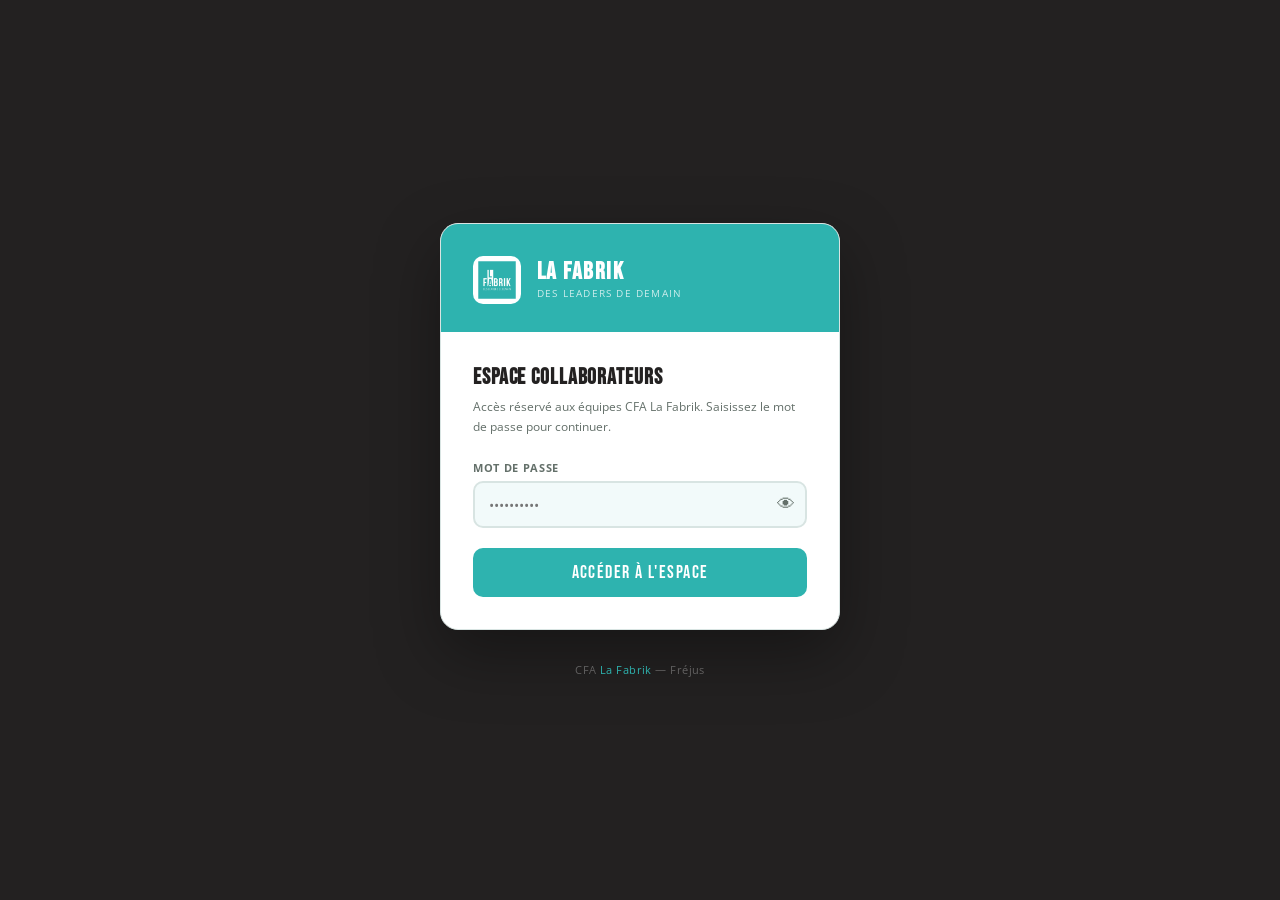
<file: previsionnel/index.html>
<!DOCTYPE html>
<html lang="fr">
<head>
<meta charset="UTF-8">
<meta name="viewport" content="width=device-width, initial-scale=1.0">
<meta name="description" content="Générez le tableau prévisionnel financier d'un contrat d'apprentissage. Calcul automatique des salaires et aides selon la grille SMIC 2026.">
<meta property="og:title" content="Prévisionnel Apprentissage 2026 — CFA La Fabrik">
<meta property="og:description" content="Calcul automatique du prévisionnel financier apprentissage : salaires, charges et aides selon la grille 2026.">
<meta property="og:type" content="website">
<title>Prévisionnel Apprentissage — CFA La Fabrik</title>
<link rel="icon" href="../favicon.svg" type="image/svg+xml">
<link rel="stylesheet" href="../shared.css">
<script>if(localStorage.getItem('lafabrik_auth')!=='true'){window.location.href='../login.html';}</script>
<style>
:root{--amber:#FAEEDA;--amber-dk:#633806;}
body{font-family:'Open Sans','Helvetica Neue',Helvetica,Arial,sans-serif;background:var(--bg);color:var(--txt);font-size:13px;line-height:1.5}
.app{max-width:800px;margin:0 auto;padding:24px 16px}
.app-header{background:var(--teal);padding:0 20px;height:58px;display:flex;align-items:center;gap:14px;position:sticky;top:0;z-index:50;box-shadow:0 3px 12px rgba(46,179,175,.3)}
.app-header .logo-wrap{width:40px;height:40px;border-radius:8px;overflow:hidden;background:white;display:flex;align-items:center;justify-content:center;flex-shrink:0;padding:2px}
.app-header .logo-wrap img{width:100%;height:100%;object-fit:contain}
.app-header .brand h1{color:white;font-size:18px;font-weight:400;line-height:1;font-family:'Bebas Neue','Arial Black',sans-serif;letter-spacing:.05em}
.app-header .brand p{color:rgba(255,255,255,.75);font-size:9px;letter-spacing:.08em;text-transform:uppercase;margin-top:1px}
.card{background:#fff;border-radius:8px;border:1px solid var(--bdr);padding:20px;margin-bottom:16px}
.ct{font-size:11px;font-weight:700;color:var(--teal);text-transform:uppercase;letter-spacing:.07em;margin-bottom:14px}
.fg{display:grid;grid-template-columns:repeat(auto-fit,minmax(195px,1fr));gap:12px}
.fi{display:flex;flex-direction:column;gap:5px}
label{font-size:11px;font-weight:500;color:var(--muted)}
input,select{height:36px;border:1px solid var(--bdr);border-radius:6px;background:#fff;color:var(--txt);font-size:13px;padding:0 10px;width:100%;transition:border-color .15s,box-shadow .15s}
input:focus,select:focus{outline:none;border-color:var(--teal);box-shadow:0 0 0 3px rgba(46,179,175,.12)}
.sl2{font-size:11px;font-weight:700;color:var(--teal);text-transform:uppercase;letter-spacing:.07em;margin:16px 0 7px;border-left:3px solid var(--teal);padding-left:7px}
.metrics{display:grid;grid-template-columns:repeat(auto-fit,minmax(135px,1fr));gap:8px;margin-bottom:4px}
.m{background:var(--bg2);border-radius:6px;padding:9px 12px}
.m .l{font-size:10px;color:var(--muted);margin-bottom:2px}
.m .v{font-size:16px;font-weight:600;color:var(--txt);letter-spacing:-.5px}
.m .s{font-size:10px;color:var(--muted);margin-top:1px}
.m.ac{background:var(--teal-lt)}.m.ac .v{color:var(--teal-dk)}.m.ac .l,.m.ac .s{color:#1A8A86}
.m.wn{background:var(--amber)}.m.wn .v{color:var(--amber-dk)}.m.wn .l{color:#854F0B}
.tw{border:1px solid var(--bdr);border-radius:6px;overflow:hidden;margin-bottom:9px}
table{width:100%;border-collapse:collapse;font-size:12px}
th{background:var(--teal);color:#fff;padding:6px 9px;text-align:left;font-weight:600;font-size:11px}
td{padding:6px 9px;border-bottom:1px solid var(--bdr);color:var(--txt);vertical-align:middle}
tr:last-child td{border-bottom:none}
tr.hl td{background:var(--teal-lt);color:var(--teal-dk);font-weight:600}
tr.hw td{background:var(--amber)}
.lc{color:var(--muted);font-size:11px}
td.hc{background:var(--teal-lt)!important;color:var(--teal-dk)!important;font-weight:700!important}
.tag{display:inline-block;font-size:10px;padding:2px 7px;border-radius:99px;font-weight:600}
.tg{background:#D1F0E8;color:var(--teal-dk)}.tr{background:#FCEBEB;color:#7A1F1F}
.al{border-radius:6px;padding:9px 12px;font-size:12px;margin-bottom:9px;border-left:3px solid}
.ai{background:var(--teal-lt);border-color:var(--teal);color:var(--teal-dk)}
.aw{background:var(--amber);border-color:#BA7517;color:var(--amber-dk)}
.brow{display:flex;gap:10px;margin-top:18px}
.btn{height:38px;padding:0 18px;border:none;border-radius:6px;font-size:13px;font-weight:600;cursor:pointer;display:flex;align-items:center;justify-content:center;gap:6px;flex:1;transition:opacity .15s}
.btn:hover{opacity:.88}.btn:active{transform:scale(.98)}
.btn-p{background:var(--teal);color:#fff}
.empty{color:var(--muted);font-size:13px;text-align:center;padding:2rem 1rem}
.fn{font-size:10px;color:var(--muted);margin-top:10px;padding-top:9px;border-top:1px solid var(--bdr);line-height:1.7}
.synthese-card{background:var(--noir);border-radius:10px;padding:18px 20px;margin-bottom:16px;display:flex;gap:12px;flex-wrap:wrap}
.sc-lbl{font-size:10px;color:rgba(255,255,255,.55);text-transform:uppercase;letter-spacing:.06em;margin-bottom:4px}
.sc-val{letter-spacing:.03em;margin-bottom:2px}
.sc-sub{font-size:10px;color:rgba(255,255,255,.4)}

@media print {
  @page{size:A4;margin:13mm 14mm 13mm 14mm}
  *{-webkit-print-color-adjust:exact!important;print-color-adjust:exact!important}
  body{background:white!important;font-size:9.5pt}
  .app{max-width:100%;padding:0}
  .sh,.card,.brow,.fn{display:none!important}
  .ph{display:block!important;text-align:center;margin-bottom:12pt;padding-bottom:10pt;border-bottom:1.5pt solid #2EB3AF}
  .ph img{width:55pt;height:55pt;object-fit:contain;margin:0 auto 6pt;display:block}
  .ph h1{font-size:15pt;font-weight:700;color:#1E2830;margin:0 0 3pt}
  .ph p{font-size:9pt;color:#2EB3AF;font-weight:500}
  .sl2{font-size:7.5pt!important;margin:8pt 0 4pt!important}
  .tw{break-inside:avoid;margin-bottom:6pt}
  table{font-size:7.5pt}
  th{background:#2EB3AF!important;color:white!important;padding:4pt 7pt;font-size:7pt}
  td{padding:3.5pt 7pt;border-bottom:.3pt solid #D8E4E2}
  tr.hl td{background:#E8F7F5!important;color:#1A8A86!important;font-weight:600}
  tr.hw td{background:#FAEEDA!important}
  td.hc{background:#E8F7F5!important;color:#1A8A86!important;font-weight:700!important}
  .al{font-size:7pt;padding:5pt 8pt;margin-bottom:6pt;break-inside:avoid}
  .ai{background:#E8F7F5!important;border-color:#2EB3AF!important;color:#1A8A86!important}
  .aw{background:#FAEEDA!important;border-color:#BA7517!important;color:#633806!important}
  .metrics{gap:5pt;margin-bottom:5pt}
  .m{padding:7pt 9pt;border:.4pt solid #D8E4E2;border-radius:4pt}
  .m .v{font-size:12pt}
  .m.ac{background:#E8F7F5!important}
  .m.ac .v{color:#1A8A86!important}
  .m.wn{background:#FAEEDA!important}
  [style*="overflow-x:auto"]{overflow:visible!important}
  table[style*="min-width"]{min-width:0!important;font-size:7pt!important}
  .src{display:block!important;margin-top:8pt;padding-top:6pt;border-top:.4pt solid #D8E4E2;font-size:6.5pt;color:#64706A;line-height:1.7}
}
.ph{display:none}
.src{display:none}

/* MOBILE */
@media(max-width:600px){
  .app-header{padding:0 12px;}
  .app-header a[href="../"]{display:none;}
  .app{padding:14px 12px;}
  .fg{grid-template-columns:1fr!important;}
  .brow{flex-direction:column;}
  .brow .btn{flex:none;width:100%;}
  .tw{overflow-x:auto;-webkit-overflow-scrolling:touch;}
  .metrics{grid-template-columns:1fr 1fr!important;}
  .synthese-card{gap:8px;}
}
</style>
</head>
<body>
<div class="app-header">
  <div class="logo-wrap">
    <img src="../logo.png" alt="La Fabrik"/>
  </div>
  <div class="brand">
    <h1>Prévisionnel apprentissage</h1>
    <p>Contrat d'apprentissage — CFA La Fabrik</p>
  </div>
  <a href="../" style="margin-left:auto;color:rgba(255,255,255,.75);font-size:11px;font-weight:600;text-transform:uppercase;letter-spacing:.06em;text-decoration:none;background:rgba(255,255,255,.12);padding:5px 12px;border-radius:20px;white-space:nowrap">← Accueil</a>
  <button onclick="localStorage.removeItem('lafabrik_auth');window.location.href='../login.html'" style="cursor:pointer;color:rgba(255,255,255,.75);font-size:11px;font-weight:600;text-transform:uppercase;letter-spacing:.06em;background:rgba(255,255,255,.12);border:none;padding:5px 12px;border-radius:20px;white-space:nowrap;font-family:'Open Sans',sans-serif">⎋ Déconnexion</button>
</div>

<div class="app">

  <div class="ph" id="ph">
    <img src="../logo.png" alt="La Fabrik">
    <h1>Tableau Prévisionnel — Contrat d'apprentissage</h1>
    <p id="phSub"></p>
  </div>

  <div class="card">
    <div class="ct">Paramètres du contrat</div>
    <div class="fg">
      <div class="fi">
        <label>Nom candidat(e) (optionnel)</label>
        <input type="text" id="candidat" placeholder="ex. Marie Dupont" oninput="compute()">
      </div>
      <div class="fi">
        <label>Genre</label>
        <select id="genre" onchange="compute()">
          <option value="f">Féminin</option>
          <option value="m">Masculin</option>
          <option value="n">Non précisé</option>
        </select>
      </div>
      <div class="fi">
        <label>Date de naissance</label>
        <input type="date" id="dob" oninput="compute()">
      </div>
      <div class="fi">
        <label>Formation</label>
        <input type="text" id="formation" placeholder="ex. BTS Communication" oninput="compute()">
      </div>
      <div class="fi">
        <label>Niveau du diplôme (RNCP)</label>
        <select id="niveau" onchange="compute()">
          <option value="">- selectionner -</option>
          <option value="3">Niveau 3 - CAP, BEP</option>
          <option value="4">Niveau 4 - Bac Pro/Techno</option>
          <option value="5">Niveau 5 - BTS, BUT</option>
          <option value="6">Niveau 6 - Licence, Bachelor</option>
          <option value="7">Niveau 7 - Master, Ingenieur</option>
        </select>
      </div>
      <div class="fi">
        <label>Année de contrat</label>
        <select id="annee" onchange="compute()">
          <option value="1">1ère année</option>
          <option value="2" selected>2ème année</option>
          <option value="3">3ème année</option>
        </select>
        <div style="font-size:10px;color:var(--muted);margin-top:4px;line-height:1.5;padding:5px 8px;background:var(--teal-lt);border-radius:5px;border-left:2px solid var(--teal)">
          <strong>Bachelor 1 an</strong> → sélectionner 3ème année<br>(art. D.6222-28-1 du Code du travail)
        </div>
      </div>
      <div class="fi">
        <label>Date de debut du contrat</label>
        <input type="date" id="dstart" oninput="compute()">
      </div>
      <div class="fi">
        <label>Date de fin du contrat</label>
        <input type="date" id="dend" oninput="compute()">
        <div style="font-size:10px;color:var(--muted);margin-top:4px;line-height:1.5;padding:5px 8px;background:var(--bg2);border-radius:5px;border-left:2px solid var(--bdr)">
          Généralement le <strong>30 juin</strong> de l'année de fin d'études (variable selon le diplôme)
        </div>
      </div>
      <div class="fi">
        <label>Effectif entreprise</label>
        <select id="effectif" onchange="compute()">
          <option value="small">Moins de 250 salaries</option>
          <option value="large">250 salaries et plus</option>
        </select>
      </div>
      <div class="fi">
        <label>Entreprise d'accueil (optionnel)</label>
        <input type="text" id="entreprise" placeholder="ex. Agence Immo Sud" oninput="compute()">
      </div>
    </div>
  </div>

  <div style="text-align:right;margin-bottom:12px;">
    <button onclick="copyLink()" style="background:white;border:1.5px solid var(--bdr);color:var(--teal);font-size:11px;font-weight:700;text-transform:uppercase;letter-spacing:.06em;padding:7px 16px;border-radius:20px;cursor:pointer;display:inline-flex;align-items:center;gap:6px;transition:all .15s;" onmouseover="this.style.borderColor='var(--teal)';this.style.background='var(--teal-lt)'" onmouseout="this.style.borderColor='var(--bdr)';this.style.background='white'">
      <svg width="13" height="13" viewBox="0 0 24 24" fill="none" stroke="currentColor" stroke-width="2.5" stroke-linecap="round" stroke-linejoin="round"><path d="M10 13a5 5 0 0 0 7.54.54l3-3a5 5 0 0 0-7.07-7.07l-1.72 1.71"/><path d="M14 11a5 5 0 0 0-7.54-.54l-3 3a5 5 0 0 0 7.07 7.07l1.71-1.71"/></svg>
      Générer le lien partageable
    </button>
  </div>

  <div id="results">
    <div class="empty">Renseignez la date de naissance, le niveau et la date de debut.</div>
  </div>

  <div class="src" id="src">
    Code du travail Art. D6222-26 à D6222-30 · LOI n°2025-199 du 28/02/2025 Art. 23 · Décret n°2025-290 du 28/03/2025 · Décret n°2026-168 du 06/03/2026 · service-public.fr<br>
    travail-emploi.gouv.fr · economie.gouv.fr · SMIC 2026 : 1 823,03 € brut mensuel (base 35h/semaine) · Seuil exonération charges salariales : 50% SMIC (contrats ≥ 01/03/2025)
  </div>

</div>
<script>
var SMIC = 1823.03;
var GRILLE = {
  apprentissage: {
    1: {lt18:27, a18:43, a21:53, a26:100},
    2: {lt18:39, a18:51, a21:61, a26:100},
    3: {lt18:55, a18:67, a21:78, a26:100}
  },
};
var TCOL = {lt18:1, a18:2, a21:3, a26:4};

function getAge(dob, ref) {
  var d = new Date(dob), r = new Date(ref);
  var a = r.getFullYear() - d.getFullYear();
  var m = r.getMonth() - d.getMonth();
  if (m < 0 || (m === 0 && r.getDate() < d.getDate())) a--;
  return a;
}

function getTr(age) {
  if (age < 18) return 'lt18';
  if (age <= 20) return 'a18';
  if (age <= 25) return 'a21';
  return 'a26';
}

function getTrN(age) {
  if (age < 18) return '16-17 ans';
  if (age <= 20) return '18-20 ans';
  if (age <= 25) return '21-25 ans';
  return '26 ans et +';
}

function fmt(n) {
  return n.toLocaleString('fr-FR', {minimumFractionDigits:2, maximumFractionDigits:2}) + ' EUR';
}

function fmtR(n) {
  return Math.round(n).toLocaleString('fr-FR') + ' EUR';
}

function getGenre(g) {
  if (g === 'f') return {le:'la', e:'e', cand:'candidate', app:'apprentie'};
  if (g === 'm') return {le:'le', e:'', cand:'candidat', app:'apprenti'};
  return {le:'le/la', e:'(e)', cand:'candidat(e)', app:'apprenti(e)'};
}

function getAide(niv, eff, tc) {
  var n = parseInt(niv);
  if (eff === 'small') {
    if (n <= 4) return {m:5000, label:'Aide unique - 5 000 EUR', ok:true, note:'Niveau 4 et moins'};
    if (n === 5) return {m:4500, label:'Aide exceptionnelle - 4 500 EUR', ok:true, note:'Niveau 5 - decret 06/03/2026'};
    return {m:2000, label:'Aide exceptionnelle - 2 000 EUR', ok:true, note:'Niveaux 6-7'};
  } else {
    if (n <= 4) return {m:2000, label:'Aide except. - 2 000 EUR', ok:true, note:'Niveau 4 et moins, sous conditions'};
    if (n === 5) return {m:1500, label:'Aide except. - 1 500 EUR', ok:true, note:'Niveau 5, sous conditions'};
    return {m:750, label:'Aide except. - 750 EUR', ok:true, note:'Niveaux 6-7, sous conditions'};
  }
}

function getAideText(niv, genre, tc, formation, albl) {
  var g = getGenre(genre);
  var f = formation ? ('ce ' + formation) : 'ce diplome';
  var n = parseInt(niv);
  if (n <= 4) {
    return "L'aide unique (5 000 EUR) est versee sur la <strong>1re annee d'execution</strong> uniquement. Si l'employeur a deja beneficie de cette aide pour " + g.le + " meme " + g.cand + " et " + f + ", il ne peut pas en percevoir une nouvelle pour " + albl + ".";
  }
  if (n === 5) {
    return "L'aide exceptionnelle (decret 06/03/2026) est versee pour la <strong>1re annee d'execution seulement</strong>. Si l'entreprise a deja beneficie d'une aide pour " + g.le + " meme " + g.cand + " et " + f + " (1re annee), elle ne peut pas en percevoir une nouvelle pour " + albl + ".";
  }
  return "L'aide exceptionnelle (2 000 EUR, niveaux 6-7) est versee pour la <strong>1re annee d'execution seulement</strong>. Elle n'est pas renouvelable si l'employeur en a deja beneficie pour " + g.le + " meme " + g.cand + " sur " + f + ".";
}

function buildS7(dob, dstart, dend, tc, nbMoisTotal, aide, cpMin, cpMax) {
  if (!dob || !dstart || !dend) return '';

  var startDate = new Date(dstart);
  var endDate   = new Date(dend);
  var dobDate   = new Date(dob);
  var aideMens  = aide.m / 12;
  var aideEnd   = new Date(startDate.getFullYear(), startDate.getMonth() + 12, startDate.getDate());

  function gAge(d, ref) {
    var dd = new Date(d), r = new Date(ref);
    var a = r.getFullYear() - dd.getFullYear();
    var mo = r.getMonth() - dd.getMonth();
    if (mo < 0 || (mo === 0 && r.getDate() < dd.getDate())) a--;
    return a;
  }
  function gAnnee(d) {
    var m = (new Date(d).getFullYear() - startDate.getFullYear()) * 12
          + (new Date(d).getMonth() - startDate.getMonth());
    return Math.min(3, Math.floor(m / 12) + 1);
  }
  function gState(d) {
    var dt = new Date(d);
    var a  = gAge(dob, dt);
    var an = gAnnee(dt);
    var tr = getTr(a);
    var ai = dt < aideEnd;
    return an + '|' + tr + '|' + ai;
  }

  var cands = {};
  cands[startDate.getTime()] = true;
  cands[endDate.getTime()]   = true;

  // Anniversaires
  for (var y = dobDate.getFullYear() + 15; y <= dobDate.getFullYear() + 35; y++) {
    var anni = new Date(y, dobDate.getMonth(), dobDate.getDate());
    var ch   = new Date(anni.getFullYear(), anni.getMonth() + 1, 1);
    if (ch > startDate && ch < endDate) cands[ch.getTime()] = true;
  }
  // Changements annee contrat
  for (var yy = 1; yy <= 3; yy++) {
    var ch2 = new Date(startDate.getFullYear(), startDate.getMonth() + (yy * 12), startDate.getDate());
    if (ch2 > startDate && ch2 < endDate) cands[ch2.getTime()] = true;
  }
  // Fin aide
  if (aide.m > 0 && aideEnd > startDate && aideEnd < endDate) cands[aideEnd.getTime()] = true;

  var sorted = Object.keys(cands).map(Number).sort(function(a,b){return a-b;});

  // Filtrer : ne garder que si etat change
  var events = [startDate.getTime()];
  for (var i = 1; i < sorted.length; i++) {
    var d = sorted[i];
    if (d === endDate.getTime()) { events.push(d); continue; }
    var prev = new Date(events[events.length - 1]);
    if (gState(prev) !== gState(new Date(d))) events.push(d);
  }
  if (events[events.length - 1] !== endDate.getTime()) events.push(endDate.getTime());
  if (events.length <= 2) return '';

  function fd(ts) {
    return new Date(ts).toLocaleDateString('fr-FR', {month:'short', year:'numeric'});
  }
  function fe(n) { return Math.round(n).toLocaleString('fr-FR') + ' EUR'; }

  var rows = '';
  var totMin = 0, totMax = 0, totAide = 0;

  for (var ii = 0; ii < events.length - 1; ii++) {
    var ps  = new Date(events[ii]);
    var pe  = new Date(events[ii + 1]);
    var nb  = Math.round((pe - ps) / (1000 * 60 * 60 * 24 * 30.44));
    var age = gAge(dob, ps);
    var an  = gAnnee(ps);
    var tr  = getTr(age);
    var tx  = GRILLE[tc][an][tr];
    var brut = SMIC * tx / 100;
    var net  = brut - Math.max(0, brut - SMIC * 0.5) * 0.22;
    var cmn  = brut + cpMin;
    var cmx  = brut + cpMax;
    var aiAct = ps < aideEnd;
    var aiM   = aiAct ? aideMens : 0;
    var cnn = cmn - aiM;
    var cnx = cmx - aiM;
    totMin  += cnn * nb;
    totMax  += cnx * nb;
    totAide += aiM * nb;
    var anL = an === 1 ? '1re' : (an === 2 ? '2e' : '3e');
    var aiStr = aiAct
      ? '<span style="color:#1A8A86;font-weight:600">- ' + fe(aiM) + '/mois</span>'
      : '<span style="color:var(--muted)">-</span>';

    rows += '<tr>'
      + '<td style="font-size:11px;white-space:nowrap">' + fd(events[ii]) + ' > ' + fd(events[ii+1]) + '</td>'
      + '<td style="text-align:center">' + nb + ' mois</td>'
      + '<td style="text-align:center">' + anL + ' annee</td>'
      + '<td style="text-align:center;font-size:11px">' + getTrN(age) + '</td>'
      + '<td style="text-align:center"><strong>' + tx + ' %</strong></td>'
      + '<td style="text-align:right">' + fe(brut) + '</td>'
      + '<td style="text-align:right">' + fe(net) + '</td>'
      + '<td style="text-align:right">' + aiStr + '</td>'
      + '<td style="text-align:right;color:#1A8A86;font-weight:600">approx. ' + fe(cnn) + ' - ' + fe(cnx) + '</td>'
      + '</tr>';
  }

  rows += '<tr style="background:var(--teal-lt);font-weight:700">'
    + '<td colspan="2">TOTAL SUR ' + nbMoisTotal + ' MOIS</td>'
    + '<td></td><td></td><td></td><td></td><td></td>'
    + '<td style="text-align:right;color:#1A8A86">- ' + fe(totAide) + '</td>'
    + '<td style="text-align:right;color:#1A8A86">approx. ' + fe(totMin) + ' - ' + fe(totMax) + '</td>'
    + '</tr>';

  var desc = aide.m > 0
    ? 'Aide versee sur les 12 premiers mois (' + fe(aide.m) + ' divise par 12 = ' + fe(aide.m/12) + '/mois).'
    : '';

  return '<div class="sl2">7. Recapitulatif par periode - evolution salaire et cout employeur</div>'
    + '<div style="font-size:11px;color:var(--muted);margin-bottom:7px;font-style:italic;">'
    + 'Chaque ligne correspond a un changement de tranche, d annee de contrat ou de fin d aide. ' + desc
    + '</div>'
    + '<div class="tw" style="overflow-x:auto">'
    + '<table style="font-size:11px;min-width:720px">'
    + '<thead><tr>'
    + '<th>Periode</th>'
    + '<th style="text-align:center">Duree</th>'
    + '<th style="text-align:center">Annee</th>'
    + '<th style="text-align:center">Tranche</th>'
    + '<th style="text-align:center">Taux</th>'
    + '<th style="text-align:right">Brut</th>'
    + '<th style="text-align:right">Net</th>'
    + '<th style="text-align:right">Aide/mois</th>'
    + '<th style="text-align:right">Cout net/mois</th>'
    + '</tr></thead>'
    + '<tbody>' + rows + '</tbody>'
    + '</table></div>';
}

function compute() {
  var dob        = document.getElementById('dob').value;
  var formation  = document.getElementById('formation').value.trim();
  var niveau     = document.getElementById('niveau').value;
  var tc         = 'apprentissage';
  var annee      = parseInt(document.getElementById('annee').value);
  var ds         = document.getElementById('dstart').value;
  var de         = document.getElementById('dend').value;
  var eff        = document.getElementById('effectif').value;
  var entr       = document.getElementById('entreprise').value.trim();
  var cand       = document.getElementById('candidat').value.trim();
  var genre      = document.getElementById('genre').value;
  var el         = document.getElementById('results');
  var g          = getGenre(genre);

  if (!dob || !niveau || !ds) {
    el.innerHTML = '<div class="empty">Renseignez la date de naissance, le niveau et la date de début.</div>';
    return;
  }
  if (de && new Date(de) <= new Date(ds)) {
    el.innerHTML = '<div class="empty" style="color:var(--danger)">⚠️ La date de fin doit être postérieure à la date de début.</div>';
    return;
  }

  var ad     = getAge(dob, ds);
  var t      = getTr(ad);
  var taux   = GRILLE[tc][annee][t];
  var brut   = SMIC * taux / 100;
  var seuil  = SMIC * 0.5;
  var frac   = Math.max(0, brut - seuil);
  var cotSal = frac * 0.22;
  var net    = brut - cotSal;
  var cpMin  = 55, cpMax = 85;
  var cmMin  = brut + cpMin;
  var cmMax  = brut + cpMax;

  var durLbl = '-', nbM = 12;
  if (ds && de) {
    nbM    = Math.round((new Date(de) - new Date(ds)) / (1000 * 60 * 60 * 24 * 30.44));
    durLbl = nbM + ' mois';
  }

  var aide      = getAide(niveau, eff, tc);
  var caMin     = cmMin * nbM;
  var caMax     = cmMax * nbM;
  var aideMens  = aide.m / 12;
  var aidePercue = aideMens * nbM;
  var cmNMin    = cmMin - aideMens;
  var cmNMax    = cmMax - aideMens;
  var cnMin     = cmNMin * nbM;
  var cnMax     = cmNMax * nbM;

  var af   = de ? getAge(dob, de) : null;
  var tDeb = getTrN(ad);
  var tFin = af !== null ? getTrN(af) : null;
  var tChg = tFin && tFin !== tDeb;

  var nlbl = {'3':'Niveau 3 - CAP/BEP','4':'Niveau 4 - Bac','5':'Niveau 5 - BTS/BUT','6':'Niveau 6 - Licence','7':'Niveau 7 - Master/Ingenieur'}[niveau] || niveau;
  var albl = annee === 1 ? '1ère année' : (annee === 2 ? '2ème année' : '3ème année');
  var rent = new Date(ds).getFullYear();
  var tlbl = tc === 'apprentissage' ? "Contrat d'apprentissage" : 'Contrat de professionnalisation';
  var elbl = eff === 'small' ? 'Moins de 250 salaries' : '250 salaries et plus';

  // Sous-titre print
  var subParts = [formation, albl, 'Rentree ' + rent];
  if (cand) subParts.push(cand);
  if (entr) subParts.push(entr);
  document.getElementById('phSub').textContent = subParts.join(' - ');
  window._subtitle = subParts.join(' - ');

  // Alerte anniversaire
  var annAlert = '';
  var dobD = new Date(dob);
  if (ds && de) {
    var dsd = new Date(ds), ded = new Date(de);
    for (var yr = dsd.getFullYear() - 1; yr <= ded.getFullYear() + 1; yr++) {
      var anni = new Date(yr, dobD.getMonth(), dobD.getDate());
      var mc   = new Date(anni.getFullYear(), anni.getMonth() + 1, 1);
      if (mc > dsd && mc < ded) {
        var na = getAge(dob, mc);
        var nt = getTr(na);
        if (nt !== t) {
          var ntx  = GRILLE[tc][annee][nt];
          var nb2  = (SMIC * ntx) / 100;
          var mcLbl = mc.toLocaleDateString('fr-FR', {month:'long', year:'numeric'});
          annAlert = '<div class="al ai">Changement de tranche au 1er du mois suivant l\'anniversaire ('
            + mcLbl + ') : ' + g.le + ' ' + g.cand + ' passe a ' + na
            + ' ans - tranche ' + getTrN(na) + ' - taux ' + ntx + ' % - <strong>' + fmt(nb2) + '</strong>/mois.</div>';
          break;
        }
      }
    }
  }

  // Grille officielle
  var gP = [
    ['27 %','43 %','53 %','100 %'],
    ['39 %','51 %','61 %','100 %'],
    ['55 %','67 %','78 %','100 %']
  ];
  var gM = [
    [fmt(SMIC*.27), fmt(SMIC*.43), fmt(SMIC*.53), fmt(SMIC)],
    [fmt(SMIC*.39), fmt(SMIC*.51), fmt(SMIC*.61), fmt(SMIC)],
    [fmt(SMIC*.55), fmt(SMIC*.67), fmt(SMIC*.78), fmt(SMIC)]
  ];
  var gL = ['1re annee','2e annee','3e annee'];
  var rIdx = annee - 1;
  var cIdx = TCOL[t];
  var gH = '';
  for (var ri = 0; ri < 3; ri++) {
    var row = '<td class="lc">' + gL[ri] + '</td>';
    for (var ci = 1; ci <= 4; ci++) {
      var match = (ri === rIdx && ci === cIdx);
      row += '<td' + (match ? ' class="hc"' : '') + '>'
        + gP[ri][ci-1] + '<br><small style="opacity:.75;font-size:10px">' + gM[ri][ci-1] + '</small></td>';
    }
    gH += '<tr>' + row + '</tr>';
  }

  // Section 7
  var s7 = buildS7(dob, ds, de, tc, nbM, aide, cpMin, cpMax);

  // Construire le HTML de resultat
  var html = '';

  // Section 1 - Profil
  // Carte synthèse
  var niveauOk = niveau && brut > 0;
  html += '<div class="synthese-card">';
  html += '<div style="flex:1;min-width:130px;background:rgba(255,255,255,.08);border-radius:8px;padding:12px 14px;">';
  html += '<div class="sc-lbl">Salaire net apprenti</div>';
  html += '<div class="sc-val" style="color:#2EB3AF;font-family:\'Bebas Neue\',sans-serif;font-size:22px;">' + fmt(net) + '</div>';
  html += '<div class="sc-sub">/ mois · ' + taux + '% du SMIC</div></div>';
  html += '<div style="flex:1;min-width:130px;background:rgba(255,255,255,.08);border-radius:8px;padding:12px 14px;">';
  html += '<div class="sc-lbl">Coût employeur brut</div>';
  html += '<div class="sc-val" style="color:white;font-family:\'Bebas Neue\',sans-serif;font-size:22px;">≈ ' + fmtR(cmMin) + ' – ' + fmtR(cmMax) + '</div>';
  html += '<div class="sc-sub">/ mois · salaire + charges</div></div>';
  html += '<div style="flex:1;min-width:130px;background:rgba(46,179,175,.25);border:1px solid #2EB3AF;border-radius:8px;padding:12px 14px;">';
  html += '<div class="sc-lbl" style="color:rgba(255,255,255,.75)">Coût net après aide</div>';
  html += '<div class="sc-val" style="color:#2EB3AF;font-family:\'Bebas Neue\',sans-serif;font-size:22px;">≈ ' + fmtR(cmNMin) + ' – ' + fmtR(cmNMax) + '</div>';
  html += '<div class="sc-sub" style="color:rgba(255,255,255,.6)">/ mois · aide ' + fmtR(aideMens) + '</div></div>';
  html += '</div>';

  html += '<div class="sl2">1. Profil ' + g.cand + (cand ? ' - ' + cand : '') + '</div>';
  html += '<div class="tw"><table>';
  if (cand) html += '<tr><td class="lc">' + (g.cand.charAt(0).toUpperCase() + g.cand.slice(1)) + '</td><td><strong>' + cand + '</strong></td></tr>';
  if (entr) html += '<tr><td class="lc">Entreprise d accueil</td><td><strong>' + entr + '</strong></td></tr>';
  html += '<tr><td class="lc">Date de naissance</td><td>' + new Date(dob).toLocaleDateString('fr-FR') + '</td></tr>';
  html += '<tr><td class="lc">Age au debut du contrat</td><td>' + ad + ' ans' + (tChg ? ' > ' + af + ' ans en fin (changement de tranche)' : '') + '</td></tr>';
  html += '<tr><td class="lc">Formation</td><td>' + (formation || '-') + '</td></tr>';
  html += '<tr><td class="lc">Niveau du diplome</td><td>' + nlbl + ' - Niveau ' + niveau + ' RNCP</td></tr>';
  html += '<tr><td class="lc">Duree ' + albl + '</td><td>'
    + (ds ? new Date(ds).toLocaleDateString('fr-FR', {month:'long', year:'numeric'}) : '-')
    + ' - '
    + (de ? new Date(de).toLocaleDateString('fr-FR', {month:'long', year:'numeric'}) : '-')
    + ' (approx. ' + durLbl + ')</td></tr>';
  html += '</table></div>';

  // Section 2 - Base de calcul
  html += '<div class="sl2">2. Base de calcul 2026</div>';
  html += '<div class="tw"><table>';
  html += '<tr><td class="lc">SMIC mensuel brut 2026</td><td>' + fmt(SMIC) + '</td></tr>';
  html += '<tr><td class="lc">Tranche d age applicable</td><td>' + tDeb + '</td></tr>';
  html += '<tr><td class="lc">Année de contrat</td><td>' + albl + '</td></tr>';
  html += '<tr><td class="lc">Taux legal applicable</td><td>' + taux + ' % du SMIC</td></tr>';
  html += '<tr class="hl"><td>Salaire brut mensuel</td><td><strong>' + fmt(brut) + '</strong> (' + taux + ' % x ' + fmt(SMIC) + ')</td></tr>';
  html += '<tr class="hl"><td>Salaire net mensuel estime</td><td><strong>approx. ' + fmt(net) + '</strong></td></tr>';
  html += '</table></div>';
  html += '<div style="font-size:10px;color:var(--muted);margin-bottom:10px;font-style:italic;">Sources : Code du travail Art. D6222-26 à D6222-30 - LOI n°2025-199 du 28/02/2025 - Décret n°2025-290 du 28/03/2025 - SMIC 2026 : 1 823,03 €</div>';
  html += annAlert;

  // Section 3 - Grille
  html += '<div class="sl2">3. Grille officielle de remuneration (service-public.fr)</div>';
  html += '<div style="font-size:11px;color:var(--muted);margin-bottom:6px;">Remuneration brute mensuelle minimale - bareme 2026, base SMIC ' + fmt(SMIC) + '</div>';
  html += '<div class="tw"><table>';
  html += '<thead><tr><th>Annee</th><th>16-17 ans</th><th>18-20 ans</th><th>21-25 ans</th><th>26 ans et +</th></tr></thead>';
  html += '<tbody>' + gH + '</tbody>';
  html += '</table></div>';
  html += '<div class="al ai" style="font-size:11px;">Taux applicable : ' + taux + ' % du SMIC = <strong>' + fmt(brut) + ' brut/mois</strong> (' + tDeb + ', ' + albl + ').</div>';

  // Section 4 - Cotisations
  html += '<div class="sl2">4. Cotisations sociales 2026</div>';
  html += '<div class="tw"><table>';
  html += '<thead><tr><th colspan="2">Cotisations salariales (' + g.app + ')</th></tr></thead>';
  html += '<tr><td class="lc">Seuil exoneration (depuis 01/03/2025)</td><td>50 % SMIC = ' + fmt(seuil) + '/mois</td></tr>';
  html += '<tr><td class="lc">Part exoneree</td><td>' + fmt(seuil) + ' = 0 cotisation salariale</td></tr>';
  html += '<tr><td class="lc">Part soumise (approx. 22 %)</td><td>' + fmt(frac) + ' x 22 % = approx. ' + fmt(cotSal) + '</td></tr>';
  html += '<tr class="hl"><td>Salaire net estime</td><td>approx. ' + fmt(net) + '</td></tr>';
  html += '</table></div>';
  html += '<div class="tw"><table>';
  html += '<thead><tr><th colspan="2">Cotisations patronales (employeur)</th></tr></thead>';
  html += '<tr><td class="lc">Regime</td><td>Droit commun + RGDU (Reduction Generale Degressive Unique)</td></tr>';
  html += '<tr><td class="lc">Exoneration patronale specifique</td><td>Supprimee depuis le 01/03/2025</td></tr>';
  html += '<tr><td class="lc">RGDU au niveau SMIC</td><td>Quasi-totale - allegement maximal</td></tr>';
  html += '<tr class="hl"><td>Charges residuelles (AT/MP, prevoyance)</td><td>approx. ' + cpMin + ' a ' + cpMax + ' EUR / mois</td></tr>';
  html += '<tr class="hl"><td>Cout mensuel brut employeur</td><td>approx. ' + fmtR(cmMin) + ' a ' + fmtR(cmMax) + '</td></tr>';
  html += '</table></div>';

  // Section 5 - Aides
  html += '<div class="sl2">5. Aides a l\'employeur - ' + nlbl + ' (2026)</div>';
  html += '<div class="tw"><table>';
  html += '<thead><tr><th>Type d aide</th><th>Montant max.</th><th>Conditions</th><th>Eligibilite</th></tr></thead>';
  html += '<tr>';
  html += '<td>' + aide.label.split('-')[0].trim() + '<br><small style="opacity:.75">' + aide.note + '</small></td>';
  html += '<td><strong>' + fmtR(aide.m) + '</strong><br><small style="opacity:.75">' + (eff === 'small' ? 'moins de 250 sal.' : '250 sal. et +') + '</small></td>';
  html += '<td style="font-size:11px">Contrat signe apres le 08/03/2026, debut avant le 01/01/2027. 1re annee uniquement.</td>';
  html += '<td><span class="tag ' + (aide.ok ? 'tg' : 'tr') + '">' + (aide.ok ? 'OUI - Niv. ' + niveau + ' eligible' : 'Non eligible') + '</span></td>';
  html += '</tr></table></div>';
  html += '<div class="al aw">' + getAideText(niveau, genre, tc, formation, albl) + '</div>';

  // Section 6 - Synthese
  html += '<div class="sl2">6. Synthese previsionnelle - Cout employeur sur ' + durLbl + '</div>';
  html += '<div style="font-size:11px;color:var(--muted);margin-bottom:7px;font-style:italic;">Hypothese : ' + elbl + ', premier contrat avec ' + g.le + ' ' + g.cand + ' pour ce diplome.</div>';
  html += '<div class="tw"><table>';
  html += '<tr><td class="lc">Salaire brut mensuel</td><td>' + fmt(brut) + '</td></tr>';
  html += '<tr><td class="lc">Salaire net mensuel estime</td><td>approx. ' + fmt(net) + '</td></tr>';
  html += '<tr><td class="lc">Charges patronales residuelles / mois</td><td>approx. ' + cpMin + ' a ' + cpMax + ' EUR (apres RGDU)</td></tr>';
  html += '<tr class="hl"><td>Cout mensuel brut employeur</td><td>approx. ' + fmtR(cmMin) + ' a ' + fmtR(cmMax) + '</td></tr>';
  html += '<tr class="hl"><td>Cout annuel brut (x ' + nbM + ' mois)</td><td>approx. ' + fmtR(caMin) + ' a ' + fmtR(caMax) + '</td></tr>';
  html += '<tr class="hw"><td>Aide mensuelle (' + fmtR(aide.m) + ' divise par 12 mois)</td><td>- ' + fmtR(aideMens) + ' / mois</td></tr>';
  html += '<tr class="hw"><td>Aide totale percue sur ' + nbM + ' mois</td><td>- ' + fmtR(aidePercue) + '</td></tr>';
  html += '<tr class="hl"><td><strong>Cout net apres aide (' + nbM + ' mois)</strong></td><td><strong>approx. ' + fmtR(cnMin) + ' a ' + fmtR(cnMax) + '</strong></td></tr>';
  html += '<tr class="hl"><td><strong>Cout mensuel net apres aide</strong></td><td><strong>approx. ' + fmtR(cmNMin) + ' a ' + fmtR(cmNMax) + ' / mois</strong></td></tr>';
  html += '</table></div>';

  // Section 7
  html += s7;

  // Bouton PDF
  html += '<div class="brow">';
  html += '<button class="btn btn-p" onclick="genPDF()">';
  html += '<svg width="15" height="15" viewBox="0 0 24 24" fill="none" stroke="currentColor" stroke-width="2.5"><path d="M21 15v4a2 2 0 01-2 2H5a2 2 0 01-2-2v-4"/><polyline points="7 10 12 15 17 10"/><line x1="12" y1="15" x2="12" y2="3"/></svg>';
  html += 'Generer le PDF</button>';
  html += '</div>';

  html += '<div class="fn">Sources : Code du travail Art. D6222-26 a D6222-30 - service-public.fr Fiche F2918 - Decret n 2026-168 du 06/03/2026 - SMIC 2026 : ' + fmt(SMIC) + '</div>';

  el.innerHTML = html;
}

function genPDF() {
  var subtitle = window._subtitle || '';
  var LOGO = '[data-uri]';

  var res = document.getElementById('results').innerHTML;
  // Retirer le bouton et le footer
  var bIdx = res.indexOf('<div class="brow">');
  if (bIdx !== -1) res = res.substring(0, bIdx);

  var pdfHTML = '<!DOCTYPE html><html lang="fr"><head><meta charset="UTF-8"><title>Tableau previsionnel</title>'
    + '<style>'
    + '@page{size:A4;margin:13mm 14mm 13mm 14mm}'
    + ':root{--noir:#232121;--teal:#2EB3AF;--teal-lt:#E6F7F7;--teal-dk:#1A8A86;--gold:#B19500;--muted:#64706A;--bdr:#D8E4E2;--bg:#F2FAFA;--bg2:#F5F8F8;--danger:#C0392B;--amber:#FAEEDA;--amber-dk:#633806}'
    + '.synthese-card{background:#232121!important;border-radius:8pt;padding:12pt 14pt;margin-bottom:10pt;display:flex;gap:8pt;flex-wrap:wrap;page-break-inside:avoid}'
    + '.synthese-card>div{flex:1;min-width:90pt;border-radius:6pt;padding:8pt 10pt}'
    + '.synthese-card .sc-lbl{font-size:6pt;color:#8A9A9A;text-transform:uppercase;letter-spacing:.06em;margin-bottom:3pt}'
    + '.synthese-card .sc-val{font-size:11pt;font-weight:700;letter-spacing:.02em;margin-bottom:1pt}'
    + '.synthese-card .sc-sub{font-size:6pt;color:#8A9A9A}'
    + '*{box-sizing:border-box;margin:0;padding:0;-webkit-print-color-adjust:exact!important;print-color-adjust:exact!important}'
    + 'body{font-family:Arial,Helvetica,sans-serif;font-size:8pt;color:#1E2830;line-height:1.4;background:white}'
    + '.ph{text-align:center;margin-bottom:12pt;padding-bottom:10pt;border-bottom:1.5pt solid #2EB3AF}'
    + '.ph img{width:60pt;height:60pt;object-fit:contain;margin:0 auto 6pt;display:block}'
    + '.ph h1{font-size:15pt;font-weight:700;color:#1E2830;margin:0 0 3pt}'
    + '.ph p{font-size:9pt;color:#2EB3AF;font-weight:500}'
    + '.sl2{font-size:7.5pt;font-weight:700;color:#2EB3AF;text-transform:uppercase;letter-spacing:.06em;margin:8pt 0 4pt;border-left:2.5pt solid #2EB3AF;padding-left:5pt;page-break-after:avoid;break-after:avoid}'
    + '.tw{border:.4pt solid #D8E4E2;margin-bottom:6pt;page-break-inside:avoid}'
    + 'table{width:100%;border-collapse:collapse;font-size:7.5pt}'
    + 'th{background:#2EB3AF!important;color:white!important;padding:4pt 7pt;text-align:left;font-weight:600;font-size:7pt}'
    + 'td{padding:3.5pt 7pt;border-bottom:.3pt solid #D8E4E2;vertical-align:middle}'
    + 'tr:last-child td{border-bottom:none}'
    + 'tr.hl td{background:#E8F7F5!important;color:#1A8A86!important;font-weight:600}'
    + 'tr.hw td{background:#FAEEDA!important}'
    + 'td.hc{background:#E8F7F5!important;color:#1A8A86!important;font-weight:700!important}'
    + '.lc{color:#64706A;font-size:7pt}'
    + '.al{padding:5pt 8pt;font-size:7pt;margin-bottom:6pt;border-left:2.5pt solid;page-break-inside:avoid}'
    + '.ai{background:#E8F7F5!important;border-color:#2EB3AF!important;color:#1A8A86!important}'
    + '.aw{background:#FAEEDA!important;border-color:#BA7517!important;color:#633806!important}'
    + '.tag{display:inline-block;font-size:6.5pt;padding:1pt 5pt;border-radius:99pt;font-weight:600}'
    + '.tg{background:#D1F0E8!important;color:#1A8A86!important}'
    + '.tr{background:#FCEBEB!important;color:#7A1F1F!important}'
    + '.brow,.fn{display:none!important}' + '.pdf-footer{margin-top:14pt;padding-top:8pt;border-top:1.5pt solid #2EB3AF;font-size:6pt;color:#64706A;text-align:center;line-height:1.8}'
    + '[style*="overflow-x:auto"]{overflow:visible!important}'
    + 'table[style*="min-width"]{min-width:0!important;font-size:7pt!important}'
    + '</style><script>window.onload=function(){window.print();}<\/script></head><body>';

  pdfHTML += '<div class="ph"><img src="' + LOGO + '" alt="La Fabrik"><h1>Tableau previsionnel - Contrat apprentissage</h1><p>' + subtitle + '</p></div>';
  pdfHTML += res;
  pdfHTML += '<div style="margin-top:8pt;padding-top:6pt;border-top:.4pt solid #D8E4E2;font-size:6.5pt;color:#64706A;line-height:1.7">Sources : Code du travail Art. D6222-26 à D6222-30 - LOI n°2025-199 du 28/02/2025 - Décret n°2025-290 du 28/03/2025 - Décret n°2026-168 du 06/03/2026 - SMIC 2026 : 1 823,03 € brut mensuel</div>';
  pdfHTML += '<div class="pdf-footer">CFA La Fabrik — 153 rue André Citroën, ZI La Palud, 83600 Fréjus<br>contrat@fabrikfrejus.fr — application-lafabrik.netlify.app</div>';
  pdfHTML += '</body></html>';

  var blob = new Blob([pdfHTML], {type: 'text/html;charset=utf-8'});
  var blobUrl = URL.createObjectURL(blob);
  var win = window.open(blobUrl, '_blank');
  if (!win) { alert('Autorisez les popups puis reessayez.'); URL.revokeObjectURL(blobUrl); return; }
  win.focus();
}

function copyLink() {
  var p = {
    cand:  document.getElementById('candidat').value,
    genre: document.getElementById('genre').value,
    dob:   document.getElementById('dob').value,
    form:  document.getElementById('formation').value,
    niv:   document.getElementById('niveau').value,
    an:    document.getElementById('annee').value,
    ds:    document.getElementById('dstart').value,
    de:    document.getElementById('dend').value,
    eff:   document.getElementById('effectif').value,
    entr:  document.getElementById('entreprise').value
  };
  var q = [];
  for (var k in p) { if (p[k]) q.push(encodeURIComponent(k) + '=' + encodeURIComponent(p[k])); }
  var url = window.location.origin + window.location.pathname + '?' + q.join('&');
  if (navigator.clipboard) {
    navigator.clipboard.writeText(url).then(function() { showToast('✓ Lien copié dans le presse-papiers'); });
  } else {
    var ta = document.createElement('textarea');
    ta.value = url;
    document.body.appendChild(ta);
    ta.select();
    document.execCommand('copy');
    document.body.removeChild(ta);
    showToast('✓ Lien copié dans le presse-papiers');
  }
}

function showToast(msg) {
  var t = document.getElementById('toast');
  if (!t) {
    t = document.createElement('div');
    t.id = 'toast';
    t.style.cssText = 'position:fixed;bottom:28px;left:50%;transform:translateX(-50%) translateY(12px);background:var(--noir);color:white;font-size:12px;font-weight:600;padding:9px 20px;border-radius:20px;opacity:0;transition:opacity .25s,transform .25s;pointer-events:none;z-index:999;white-space:nowrap';
    document.body.appendChild(t);
  }
  t.textContent = msg;
  t.style.opacity = '1';
  t.style.transform = 'translateX(-50%) translateY(0)';
  setTimeout(function() { t.style.opacity = '0'; t.style.transform = 'translateX(-50%) translateY(12px)'; }, 2500);
}

function initFromURL() {
  var p = new URLSearchParams(window.location.search);
  if (!p.has('niv') && !p.has('dob')) return false;
  var map = {cand:'candidat', genre:'genre', dob:'dob', form:'formation', niv:'niveau', an:'annee', ds:'dstart', de:'dend', eff:'effectif', entr:'entreprise'};
  for (var k in map) {
    if (p.has(k)) { document.getElementById(map[k]).value = p.get(k); }
  }
  return true;
}

document.addEventListener('DOMContentLoaded', function() {
  if (!initFromURL()) {
    document.getElementById('dob').value       = '2007-10-04';
    document.getElementById('formation').value = 'BTS Communication';
    document.getElementById('niveau').value    = '5';
    document.getElementById('annee').value     = '2';
    document.getElementById('genre').value     = 'f';
    var t = new Date();
    document.getElementById('dstart').value = new Date(t.getFullYear(), 8, 1).toISOString().split('T')[0];
    document.getElementById('dend').value   = new Date(t.getFullYear() + 1, 6, 31).toISOString().split('T')[0];
  }
  compute();
});
</script>
</body>
</html>
</file>
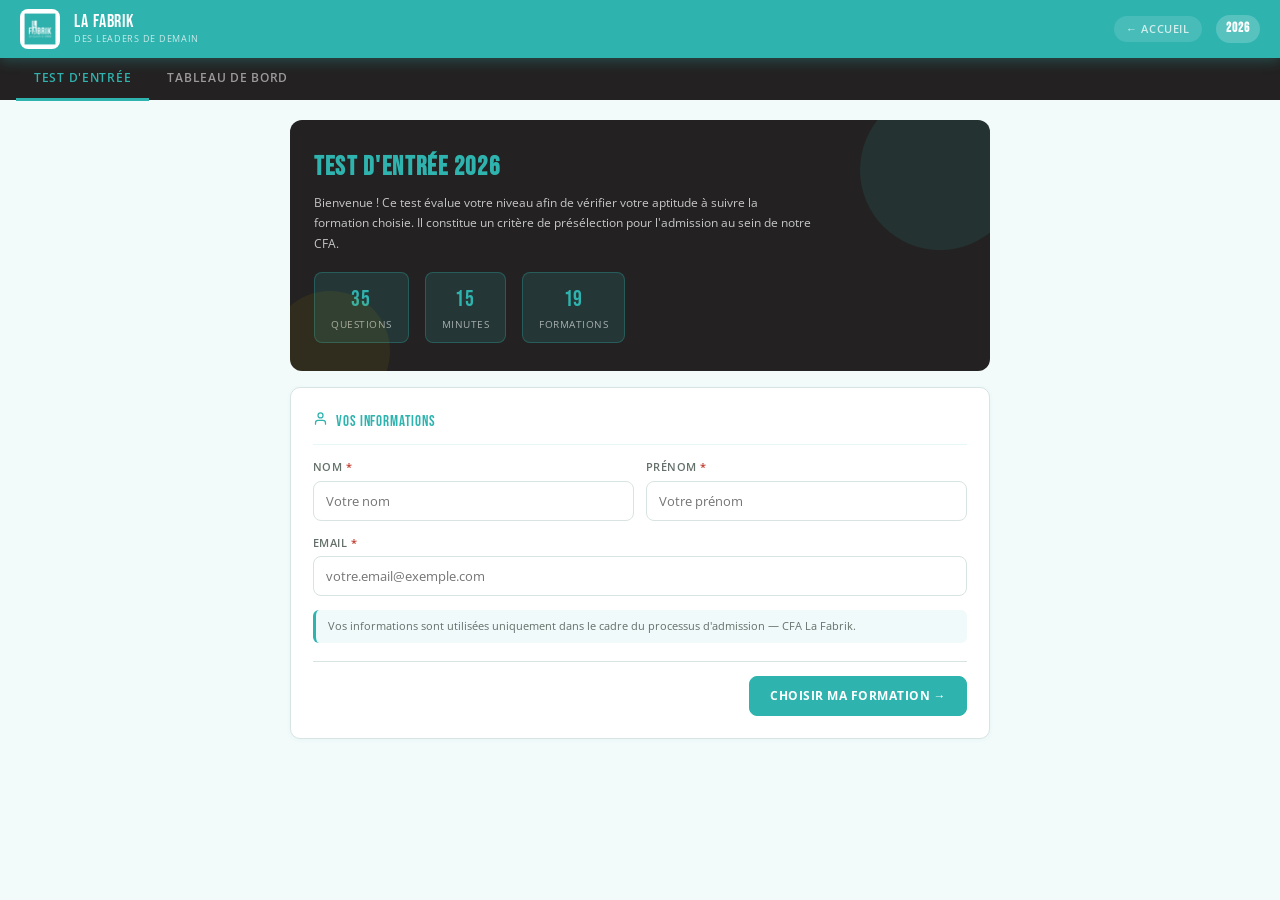
<file: test-entree/index.html>
<!DOCTYPE html>
<html lang="fr">
<head>
<meta charset="UTF-8">
<meta name="viewport" content="width=device-width, initial-scale=1.0">
<meta name="description" content="Test d'entrée candidats CFA La Fabrik — 19 formations du niveau 3 au 7, résultats synchronisés avec HubSpot et Google Sheets.">
<meta property="og:title" content="Test d'entrée 2026 — CFA La Fabrik">
<meta property="og:description" content="Faites passer le test d'évaluation à vos candidats. Résultats centralisés et synchronisés automatiquement.">
<meta property="og:type" content="website">
<title>Test d'entrée 2026 — CFA La Fabrik</title>
<link rel="icon" href="../favicon.svg" type="image/svg+xml">
<link rel="stylesheet" href="../shared.css">
<style>
body{font-family:'Open Sans','Helvetica Neue',Helvetica,Arial,sans-serif;background:var(--bg);color:var(--txt);font-size:13px;line-height:1.5;min-height:100vh}
h1,h2,h3,.label-bebas{font-family:'Bebas Neue','Arial Black',sans-serif;letter-spacing:.04em}

/* HEADER */
.app-header{background:var(--teal);padding:0 20px;display:flex;align-items:center;gap:14px;height:58px;position:sticky;top:0;z-index:50;box-shadow:0 3px 12px rgba(46,179,175,.3)}
.app-header .logo-wrap{width:40px;height:40px;border-radius:8px;overflow:hidden;background:white;display:flex;align-items:center;justify-content:center;flex-shrink:0;padding:2px}
.app-header .logo-wrap img{width:100%;height:100%;object-fit:contain}
.app-header .brand{flex:1}
.app-header .brand h1{color:white;font-size:18px;font-weight:400;line-height:1;font-family:'Bebas Neue','Arial Black',sans-serif;letter-spacing:.05em}
.app-header .brand p{color:rgba(255,255,255,.75);font-size:9px;letter-spacing:.08em;text-transform:uppercase;margin-top:1px}
.app-header .year-badge{background:rgba(255,255,255,.2);color:white;font-size:11px;font-weight:600;padding:4px 10px;border-radius:20px;font-family:'Bebas Neue',sans-serif;letter-spacing:.08em;font-size:13px}

/* TABS */
.tab-bar{display:flex;background:var(--noir);padding:0 16px}
.tab{padding:11px 18px;font-size:12px;cursor:pointer;border-bottom:3px solid transparent;color:rgba(255,255,255,.55);transition:all .15s;font-weight:600;text-transform:uppercase;letter-spacing:.06em;margin-bottom:-1px}
.tab.active{color:var(--teal);border-bottom-color:var(--teal)}
.tab:hover:not(.active){color:rgba(255,255,255,.8)}

/* LAYOUT */
.view{display:none;padding:20px;max-width:740px;margin:0 auto}
.view.active{display:block}

/* CARDS */
.card{background:white;border-radius:10px;border:1px solid var(--bdr);padding:22px;margin-bottom:16px;box-shadow:0 1px 4px rgba(46,179,175,.06)}
.card-title{font-family:'Bebas Neue',sans-serif;font-size:15px;color:var(--teal);letter-spacing:.06em;margin-bottom:14px;display:flex;align-items:center;gap:8px;padding-bottom:10px;border-bottom:1.5px solid var(--teal-lt)}
.card-title .icon{font-size:16px}

/* FORMS */
.field{margin-bottom:14px}
.field label{display:block;font-size:11px;font-weight:600;color:var(--muted);margin-bottom:5px;text-transform:uppercase;letter-spacing:.04em}
.field label .req{color:var(--danger)}
.field input,.field select{height:40px;border:1.5px solid var(--bdr);border-radius:8px;background:white;color:var(--txt);font-size:13px;padding:0 12px;width:100%;transition:border-color .15s,box-shadow .15s;font-family:'Open Sans',sans-serif}
.field input:focus,.field select:focus{outline:none;border-color:var(--teal);box-shadow:0 0 0 3px rgba(46,179,175,.12)}
.fg2{display:grid;grid-template-columns:1fr 1fr;gap:12px}
@media(max-width:500px){.fg2{grid-template-columns:1fr}}

/* INTRO HERO */
.intro-hero{background:var(--noir);border-radius:12px;padding:28px 24px;margin-bottom:16px;color:white;position:relative;overflow:hidden}
.intro-hero::before{content:'';position:absolute;top:-30px;right:-30px;width:160px;height:160px;background:var(--teal);opacity:.12;border-radius:50%}
.intro-hero::after{content:'';position:absolute;bottom:-40px;left:-20px;width:120px;height:120px;background:var(--gold);opacity:.1;border-radius:50%}
.intro-hero h2{font-family:'Bebas Neue',sans-serif;font-size:26px;color:var(--teal);letter-spacing:.06em;margin-bottom:6px}
.intro-hero p{font-size:12px;color:rgba(255,255,255,.75);line-height:1.7;max-width:500px}
.intro-stats{display:flex;gap:16px;margin-top:18px;flex-wrap:wrap}
.intro-stat{background:rgba(46,179,175,.15);border:1px solid rgba(46,179,175,.3);border-radius:8px;padding:10px 16px;text-align:center}
.intro-stat .sv{font-family:'Bebas Neue',sans-serif;font-size:22px;color:var(--teal);letter-spacing:.04em}
.intro-stat .sl{font-size:10px;color:rgba(255,255,255,.6);text-transform:uppercase;letter-spacing:.05em;margin-top:1px}

/* NIVEAUX */
.niveau-section{border:1px solid var(--bdr);border-radius:10px;overflow:hidden;margin-bottom:10px;background:white}
.niveau-header{padding:11px 16px;font-family:'Bebas Neue',sans-serif;font-size:14px;letter-spacing:.05em;display:flex;align-items:center;gap:10px;cursor:pointer;user-select:none;color:white;transition:opacity .15s}
.niveau-header:hover{opacity:.92}
.niveau-header .nbadge{background:rgba(255,255,255,.25);font-family:'Open Sans',sans-serif;font-size:10px;font-weight:600;padding:2px 8px;border-radius:20px}
.niveau-header .chev{margin-left:auto;font-size:11px;transition:transform .2s}
.niveau-header.open .chev{transform:rotate(180deg)}
.niveau-body{display:none;padding:12px}
.niveau-body.open{display:block}
.formation-grid{display:grid;grid-template-columns:1fr 1fr;gap:8px}
@media(max-width:480px){.formation-grid{grid-template-columns:1fr}}
.fc{border:1.5px solid var(--bdr);border-radius:8px;padding:10px 13px;cursor:pointer;transition:all .15s;background:white}
.fc:hover{border-color:var(--teal);background:var(--teal-xlt)}
.fc.selected{border-color:var(--teal);background:var(--teal-lt)}
.fc .fc-t{font-size:12px;font-weight:600;color:var(--txt)}
.fc.selected .fc-t{color:var(--teal-dk)}
.fc .fc-s{font-size:10px;color:var(--muted);margin-top:2px}

/* PROGRESS */
.progress-wrap{margin-bottom:14px}
.progress-info{display:flex;justify-content:space-between;margin-bottom:5px;font-size:11px;color:var(--muted);font-weight:600}
.progress-bar{background:var(--bdr);border-radius:4px;height:5px;overflow:hidden}
.progress-fill{background:linear-gradient(90deg,var(--teal),var(--teal-dk));height:100%;border-radius:4px;transition:width .3s}

/* QUESTIONS */
.q-section-label{font-family:'Bebas Neue',sans-serif;font-size:13px;color:var(--teal);letter-spacing:.06em;margin-bottom:8px;padding:5px 10px;background:var(--teal-lt);border-radius:5px;display:inline-block}
.q-text{font-size:14px;font-weight:600;color:var(--txt);margin:10px 0 14px;line-height:1.5}
.radio-group{display:flex;flex-direction:column;gap:7px}
.radio-opt{display:flex;align-items:flex-start;gap:10px;padding:10px 13px;border:1.5px solid var(--bdr);border-radius:8px;cursor:pointer;transition:all .15s;font-size:13px;line-height:1.4;background:white}
.radio-opt:hover{border-color:var(--teal);background:var(--teal-xlt)}
.radio-opt.selected{border-color:var(--teal);background:var(--teal-lt);font-weight:500}
.radio-dot{width:16px;height:16px;border-radius:50%;border:2px solid var(--bdr);flex-shrink:0;margin-top:1px;display:flex;align-items:center;justify-content:center;transition:all .15s}
.radio-opt.selected .radio-dot{border-color:var(--teal);background:var(--teal)}
.radio-opt.selected .radio-dot::after{content:'';width:5px;height:5px;border-radius:50%;background:white}

/* TIMER */
.timer-display{font-family:'Bebas Neue',sans-serif;font-size:16px;color:var(--teal);letter-spacing:.04em;background:var(--teal-lt);border:1.5px solid var(--bdr);border-radius:8px;padding:2px 11px;min-width:58px;text-align:center;transition:all .3s}
.timer-display.warn{color:var(--gold);background:var(--gold-lt);border-color:var(--gold)}
.timer-display.danger{color:var(--danger);background:var(--danger-lt);border-color:var(--danger);animation:blink .8s infinite}
@keyframes blink{0%,100%{opacity:1}50%{opacity:.5}}

/* TOAST */
.toast{position:fixed;bottom:28px;left:50%;transform:translateX(-50%) translateY(12px);background:var(--noir);color:white;font-size:12px;font-weight:600;padding:9px 20px;border-radius:20px;opacity:0;transition:opacity .25s,transform .25s;pointer-events:none;z-index:999;white-space:nowrap}
.toast.show{opacity:1;transform:translateX(-50%) translateY(0)}

/* NAV */
.nav-btns{display:flex;justify-content:space-between;align-items:center;margin-top:18px;padding-top:14px;border-top:1.5px solid var(--bdr)}
.btn{height:40px;padding:0 20px;border-radius:8px;font-size:12px;font-weight:700;cursor:pointer;display:inline-flex;align-items:center;gap:6px;transition:all .15s;border:1.5px solid var(--bdr);background:white;color:var(--txt);text-transform:uppercase;letter-spacing:.04em;font-family:'Open Sans',sans-serif}
.btn:hover{background:var(--bg2);border-color:var(--teal)}
.btn-primary{background:var(--teal);color:white;border-color:var(--teal)}
.btn-primary:hover{background:var(--teal-dk)}
.btn-gold{background:var(--gold);color:white;border-color:var(--gold)}
.btn-gold:hover{background:var(--gold-dk)}
.btn-dark{background:var(--noir);color:white;border-color:var(--noir)}
.btn-sm{height:34px;padding:0 14px;font-size:11px}

/* SUCCESS */
.success-screen{text-align:center;padding:32px 20px}
.success-icon{width:76px;height:76px;border-radius:50%;background:var(--teal-lt);border:3px solid var(--teal);display:flex;align-items:center;justify-content:center;margin:0 auto 20px;font-size:30px;color:var(--teal)}
.success-screen h2{font-family:'Bebas Neue',sans-serif;font-size:26px;color:var(--teal);letter-spacing:.05em;margin-bottom:10px}
.success-screen p{font-size:13px;color:var(--muted);line-height:1.7;max-width:440px;margin:0 auto 20px}
.alert-qualiopi{background:var(--gold-lt);border:1px solid var(--gold);border-radius:8px;padding:12px 16px;font-size:12px;color:var(--gold-dk);margin-top:16px;text-align:left;display:flex;gap:10px;align-items:flex-start}
.alert-qualiopi .icon{font-size:16px;flex-shrink:0;margin-top:1px}

/* SEARCH */
.search-wrap{margin-bottom:10px;position:relative}
.search-wrap input{width:100%;height:38px;border:1.5px solid var(--bdr);border-radius:8px;padding:0 12px 0 36px;font-size:13px;font-family:'Open Sans',sans-serif;color:var(--txt);background:white;transition:border-color .15s}
.search-wrap input:focus{outline:none;border-color:var(--teal)}
.search-wrap svg{position:absolute;left:10px;top:50%;transform:translateY(-50%);pointer-events:none}

/* QUICK ACTIONS */
.quick-actions{display:flex;gap:4px;flex-shrink:0}
.qa-btn{width:28px;height:28px;border-radius:6px;border:1.5px solid var(--bdr);background:white;cursor:pointer;font-size:13px;display:flex;align-items:center;justify-content:center;transition:all .15s;font-weight:700;line-height:1}
.qa-btn.ok{border-color:var(--teal);color:var(--teal)}
.qa-btn.ok:hover,.qa-btn.ok.active{background:var(--teal);color:white}
.qa-btn.no{border-color:var(--danger);color:var(--danger)}
.qa-btn.no:hover,.qa-btn.no.active{background:var(--danger);color:white}

/* DASHBOARD */
.dash-header{display:flex;justify-content:space-between;align-items:center;margin-bottom:16px;flex-wrap:wrap;gap:10px}
.dash-title{font-family:'Bebas Neue',sans-serif;font-size:20px;color:var(--noir);letter-spacing:.05em}
.stat-grid{display:grid;grid-template-columns:repeat(4,1fr);gap:10px;margin-bottom:16px}
@media(max-width:540px){.stat-grid{grid-template-columns:repeat(2,1fr)}}
.stat-card{background:white;border:1px solid var(--bdr);border-radius:10px;padding:14px;box-shadow:0 1px 4px rgba(46,179,175,.06)}
.stat-card .sv{font-family:'Bebas Neue',sans-serif;font-size:26px;color:var(--txt);letter-spacing:.02em}
.stat-card .sl{font-size:10px;color:var(--muted);margin-top:2px;text-transform:uppercase;letter-spacing:.04em;font-weight:600}
.stat-card.teal .sv{color:var(--teal)}
.stat-card.gold .sv{color:var(--gold)}
.stat-card.green .sv{color:var(--success)}

.filter-bar{display:flex;gap:6px;flex-wrap:wrap;margin-bottom:14px}
.filter-btn{padding:5px 12px;border:1.5px solid var(--bdr);border-radius:20px;font-size:11px;cursor:pointer;background:white;color:var(--muted);transition:all .15s;font-weight:600;text-transform:uppercase;letter-spacing:.04em}
.filter-btn:hover{border-color:var(--teal);color:var(--teal)}
.filter-btn.active{background:var(--teal-lt);border-color:var(--teal);color:var(--teal-dk)}

/* KANBAN */
.kanban-board{display:grid;grid-template-columns:repeat(3,1fr);gap:12px;align-items:start}
@media(max-width:700px){.kanban-board{grid-template-columns:1fr}}
.kanban-col{background:var(--bg2);border-radius:12px;overflow:hidden;border:1px solid var(--bdr)}
.kanban-col-hdr{padding:11px 14px;display:flex;align-items:center;justify-content:space-between;font-family:'Bebas Neue',sans-serif;font-size:14px;letter-spacing:.07em;color:white}
.kcol-hdr-new{background:#1E40AF}
.kcol-hdr-ok{background:var(--teal-dk)}
.kcol-hdr-no{background:#B91C1C}
.kcol-count{background:rgba(255,255,255,.25);font-family:'Open Sans',sans-serif;font-size:11px;font-weight:700;padding:2px 9px;border-radius:20px;min-width:24px;text-align:center}
.kanban-cards{padding:8px;display:flex;flex-direction:column;gap:7px;max-height:62vh;overflow-y:auto}
.kanban-cards::-webkit-scrollbar{width:4px}
.kanban-cards::-webkit-scrollbar-thumb{background:var(--bdr);border-radius:4px}
.k-card{background:white;border-radius:9px;padding:11px 13px;border:1.5px solid var(--bdr);cursor:pointer;transition:all .15s;box-shadow:0 1px 3px rgba(0,0,0,.04)}
.k-card:hover{border-color:var(--teal);box-shadow:0 4px 14px rgba(46,179,175,.14);transform:translateY(-1px)}
.k-card-top{display:flex;align-items:center;gap:8px;margin-bottom:8px}
.k-avatar{width:30px;height:30px;border-radius:50%;background:var(--teal);display:flex;align-items:center;justify-content:center;font-size:10px;font-weight:700;color:white;flex-shrink:0;font-family:'Bebas Neue',sans-serif;letter-spacing:.04em}
.k-card-info{flex:1;min-width:0}
.k-card-name{font-size:12px;font-weight:700;white-space:nowrap;overflow:hidden;text-overflow:ellipsis;color:var(--txt)}
.k-card-fm{font-size:10px;color:var(--muted);margin-top:1px;white-space:nowrap;overflow:hidden;text-overflow:ellipsis}
.k-card-bottom{display:flex;align-items:center;justify-content:space-between;padding-top:7px;border-top:1px solid var(--bg2)}
.k-date{font-size:10px;color:var(--muted)}
.k-empty{text-align:center;padding:24px 12px;color:var(--muted);font-size:11px;font-style:italic}
.archives-overlay{position:fixed;top:0;left:0;right:0;bottom:0;background:var(--bg);z-index:150;overflow-y:auto;padding:24px 20px}
.archives-hdr{display:flex;align-items:center;justify-content:space-between;margin-bottom:24px;padding-bottom:16px;border-bottom:2px solid var(--bdr);flex-wrap:wrap;gap:12px}
.archives-title{font-family:'Bebas Neue',sans-serif;font-size:26px;letter-spacing:.06em;color:var(--txt)}
.arch-table{width:100%;border-collapse:collapse;background:white;border-radius:12px;overflow:hidden;border:1px solid var(--bdr)}
.arch-table th{text-align:left;padding:11px 14px;font-size:10px;font-weight:700;color:var(--muted);text-transform:uppercase;letter-spacing:.07em;background:var(--bg2);border-bottom:2px solid var(--bdr)}
.arch-table td{padding:11px 14px;font-size:13px;border-bottom:1px solid var(--bdr);vertical-align:middle}
.arch-table tbody tr:last-child td{border-bottom:none}
.arch-table tbody tr:hover td{background:var(--teal-lt)}

.avatar{width:38px;height:38px;border-radius:50%;background:var(--teal);display:flex;align-items:center;justify-content:center;font-size:13px;font-weight:700;color:white;flex-shrink:0;font-family:'Bebas Neue',sans-serif;letter-spacing:.04em}
.score-badge{padding:4px 10px;border-radius:20px;font-size:12px;font-weight:700;flex-shrink:0;font-family:'Bebas Neue',sans-serif;letter-spacing:.04em;font-size:13px}
.score-high{background:var(--teal-lt);color:var(--teal-dk)}
.score-med{background:var(--warn-lt);color:var(--gold-dk)}
.score-low{background:var(--danger-lt);color:var(--danger)}
.status-pill{padding:3px 10px;border-radius:20px;font-size:10px;font-weight:700;flex-shrink:0;text-transform:uppercase;letter-spacing:.04em}
.s-new{background:#DBEAFE;color:#1E40AF}
.s-ok{background:var(--teal-lt);color:var(--teal-dk)}
.s-no{background:var(--danger-lt);color:var(--danger)}
.empty-state{text-align:center;padding:48px 20px;color:var(--muted);font-size:13px}
.empty-state .icon{font-size:40px;margin-bottom:12px}

/* MODAL */
.modal-overlay{position:fixed;top:0;left:0;right:0;bottom:0;background:rgba(35,33,33,.55);z-index:200;display:flex;align-items:flex-start;justify-content:center;padding:20px;overflow-y:auto}
.modal-panel{background:white;border-radius:14px;width:100%;max-width:650px;margin:auto;box-shadow:0 20px 60px rgba(0,0,0,.2)}
.modal-header{padding:18px 22px;border-bottom:1.5px solid var(--bdr);display:flex;align-items:center;gap:12px;position:sticky;top:0;background:white;border-radius:14px 14px 0 0;z-index:1}
.modal-header .avatar-lg{width:48px;height:48px;border-radius:50%;background:var(--teal);display:flex;align-items:center;justify-content:center;font-size:16px;font-weight:700;color:white;flex-shrink:0;font-family:'Bebas Neue',sans-serif;letter-spacing:.04em}
.modal-body{padding:22px}
.modal-footer{padding:14px 22px;border-top:1.5px solid var(--bdr);display:flex;gap:10px;justify-content:flex-end;border-radius:0 0 14px 14px;background:var(--bg2)}

/* SCORE DISPLAY */
.score-hero{background:var(--noir);border-radius:10px;padding:18px;margin-bottom:18px;display:flex;align-items:center;gap:16px}
.score-circle{width:76px;height:76px;border-radius:50%;border:3px solid var(--teal);display:flex;align-items:center;justify-content:center;flex-direction:column;flex-shrink:0}
.score-circle .sv{font-family:'Bebas Neue',sans-serif;font-size:24px;color:var(--teal);line-height:1}
.score-circle .sl{font-size:9px;color:rgba(255,255,255,.5);margin-top:2px}
.score-details{flex:1}
.score-details .name{font-family:'Bebas Neue',sans-serif;font-size:17px;color:white;letter-spacing:.04em}
.score-details .meta{font-size:11px;color:rgba(255,255,255,.6);margin-top:3px}
.score-breakdown{display:grid;grid-template-columns:1fr 1fr;gap:8px;margin-top:10px}
.score-box{background:rgba(255,255,255,.07);border-radius:7px;padding:8px 12px}
.score-box .bv{font-family:'Bebas Neue',sans-serif;font-size:16px;color:var(--teal);letter-spacing:.03em}
.score-box .bl{font-size:10px;color:rgba(255,255,255,.5);margin-top:1px}

/* QUESTION DETAIL */
.q-section-hd{font-family:'Bebas Neue',sans-serif;font-size:13px;color:white;letter-spacing:.06em;padding:7px 12px;background:var(--teal);border-radius:6px;margin:14px 0 8px;display:block}
.q-item{border:1px solid var(--bdr);border-radius:8px;margin-bottom:8px;overflow:hidden}
.q-item-hd{padding:8px 12px;font-size:12px;font-weight:600;background:var(--bg2);border-bottom:1px solid var(--bdr);line-height:1.4}
.q-item-body{padding:8px 12px}
.opt-row{display:flex;align-items:flex-start;gap:8px;padding:4px 0;font-size:12px;line-height:1.4}
.opt-dot{width:9px;height:9px;border-radius:50%;border:1.5px solid var(--bdr);flex-shrink:0;margin-top:3px}
.opt-row.correct{color:var(--teal-dk);font-weight:600}
.opt-row.correct .opt-dot{background:var(--teal);border-color:var(--teal)}
.opt-row.wrong{color:var(--danger);font-weight:600}
.opt-row.wrong .opt-dot{background:var(--danger);border-color:var(--danger)}

/* STATUS SELECT */
.status-select{padding:7px 11px;border:1.5px solid var(--bdr);border-radius:7px;font-size:12px;background:white;color:var(--txt);cursor:pointer;font-family:'Open Sans',sans-serif;font-weight:600}

/* HUBSPOT STATUS */
.hs-status{font-size:11px;font-weight:600;display:flex;align-items:center;gap:5px}
.hs-ok{color:var(--teal)}
.hs-warn{color:var(--gold)}
.hs-err{color:var(--danger)}

/* GOOGLE SHEET BADGE */
.sheet-link{display:inline-flex;align-items:center;gap:5px;font-size:11px;font-weight:600;color:var(--teal);text-decoration:none;padding:4px 10px;border:1.5px solid var(--teal);border-radius:20px;transition:all .15s}
.sheet-link:hover{background:var(--teal-lt)}

/* PRINT */
@media print{
  .app-header,.tab-bar,.modal-footer,.no-print,.tab-bar{display:none!important}
  .modal-overlay{position:static;background:none;padding:0;display:block}
  .modal-panel{border-radius:0;box-shadow:none;max-width:100%}
  .modal-header{position:static;border-radius:0}
  body{background:white}
  .score-hero{background:#232121!important;-webkit-print-color-adjust:exact;print-color-adjust:exact}
}

/* MOBILE */
@media(max-width:600px){
  .app-header{padding:0 12px;}
  .app-header .year-badge{display:none;}
  .tab-bar{overflow-x:auto;-webkit-overflow-scrolling:touch;}
  .tab{white-space:nowrap;padding:10px 14px;}
  .view{padding:14px;}
  .intro-hero{padding:20px 16px;}
  .intro-hero h2{font-size:22px;}
  .modal-overlay{padding:8px;}
  .modal-body{padding:16px;}
  .modal-header{padding:14px 16px;}
  .modal-footer{padding:12px 16px;}
  .nav-btns{gap:8px;}
  .nav-btns .btn{flex:1;justify-content:center;}
  .result-row{padding:10px 12px;gap:8px;}
  .score-badge,.status-pill{display:none;}
  .dash-header{flex-direction:column;align-items:flex-start;}
}
</style>
</head>
<body>

<div class="app-header">
  <div class="logo-wrap">
    <img src="../logo.png" alt="La Fabrik"/>
  </div>
  <div class="brand">
    <h1>La Fabrik</h1>
    <p>Des Leaders de Demain</p>
  </div>
  <a href="../" style="color:rgba(255,255,255,.75);font-size:11px;font-weight:600;text-transform:uppercase;letter-spacing:.06em;text-decoration:none;background:rgba(255,255,255,.12);padding:5px 12px;border-radius:20px;white-space:nowrap">← Accueil</a>
  <span class="year-badge">2026</span>
</div>

<div class="tab-bar">
  <div class="tab active" id="tab-test-btn" onclick="showTab('test')">Test d'entrée</div>
  <div class="tab" id="tab-dash-btn" onclick="showTab('dashboard')">Tableau de bord</div>
</div>

<div id="tab-test" class="view active">
  <div id="screen-intro">
    <div class="intro-hero">
      <h2>Test d'entrée 2026</h2>
      <p>Bienvenue ! Ce test évalue votre niveau afin de vérifier votre aptitude à suivre la formation choisie. Il constitue un critère de présélection pour l'admission au sein de notre CFA.</p>
      <div class="intro-stats">
        <div class="intro-stat"><div class="sv" id="info-q">35</div><div class="sl">Questions</div></div>
        <div class="intro-stat"><div class="sv">15</div><div class="sl">Minutes</div></div>
        <div class="intro-stat"><div class="sv">19</div><div class="sl">Formations</div></div>
      </div>
    </div>
    <div class="card">
      <div class="card-title"><span class="icon"><svg width="15" height="15" viewBox="0 0 24 24" fill="none" stroke="var(--teal)" stroke-width="2" stroke-linecap="round" stroke-linejoin="round"><path d="M20 21v-2a4 4 0 0 0-4-4H8a4 4 0 0 0-4 4v2"/><circle cx="12" cy="7" r="4"/></svg></span> Vos informations</div>
      <div class="fg2">
        <div class="field"><label>Nom <span class="req">*</span></label><input type="text" id="f-nom" placeholder="Votre nom"/></div>
        <div class="field"><label>Prénom <span class="req">*</span></label><input type="text" id="f-prenom" placeholder="Votre prénom"/></div>
      </div>
      <div class="field"><label>Email <span class="req">*</span></label><input type="email" id="f-email" placeholder="votre.email@exemple.com"/></div>
      <div id="url-formation-badge" style="display:none;margin-top:12px;padding:10px 14px;background:var(--teal);border-radius:8px;align-items:center;gap:10px">
        <svg width="16" height="16" viewBox="0 0 24 24" fill="none" stroke="white" stroke-width="2" stroke-linecap="round" stroke-linejoin="round" style="flex-shrink:0"><path d="M22 10v6M2 10l10-5 10 5-10 5z"/><path d="M6 12v5c3 3 9 3 12 0v-5"/></svg>
        <div><div style="font-size:10px;color:rgba(255,255,255,.75);text-transform:uppercase;letter-spacing:.06em;font-weight:700">Formation sélectionnée</div><div id="url-formation-label" style="font-size:13px;color:white;font-weight:700;margin-top:2px"></div></div>
      </div>
      <div style="font-size:11px;color:var(--muted);margin-top:10px;padding:8px 12px;background:var(--teal-xlt);border-radius:6px;border-left:3px solid var(--teal)">
        Vos informations sont utilisées uniquement dans le cadre du processus d'admission — CFA La Fabrik.
      </div>
      <div class="nav-btns"><div></div><button class="btn btn-primary" id="btn-go-formation" onclick="goToFormation()">Choisir ma formation →</button></div>
    </div>
  </div>

  <div id="screen-candidat" style="display:none">
    <div class="intro-hero">
      <h2 id="cand-titre">Bonjour !</h2>
      <p id="cand-intro-txt">Tu vas passer le test d'entrée du CFA La Fabrik. Prends un moment pour te concentrer — tu as <strong>15 minutes</strong> pour répondre à <strong>35 questions</strong>.</p>
      <div class="intro-stats">
        <div class="intro-stat"><div class="sv">35</div><div class="sl">Questions</div></div>
        <div class="intro-stat"><div class="sv">15</div><div class="sl">Minutes</div></div>
        <div class="intro-stat"><div class="sv" id="cand-niveau-badge">—</div><div class="sl">Niveau</div></div>
      </div>
    </div>
    <div class="card">
      <div class="card-title">
        <svg width="15" height="15" viewBox="0 0 24 24" fill="none" stroke="var(--teal)" stroke-width="2" stroke-linecap="round" stroke-linejoin="round"><path d="M22 10v6M2 10l10-5 10 5-10 5z"/><path d="M6 12v5c3 3 9 3 12 0v-5"/></svg>
        Ta formation
      </div>
      <div id="cand-formation-display" style="background:var(--teal-lt);border:2px solid var(--teal);border-radius:10px;padding:14px 18px;margin-bottom:16px">
        <div style="font-family:'Bebas Neue',sans-serif;font-size:18px;color:var(--teal-dk);letter-spacing:.04em" id="cand-fm-label">—</div>
        <div style="font-size:11px;color:var(--muted);margin-top:3px" id="cand-fm-niveau">—</div>
      </div>
      <div style="font-size:12px;color:var(--muted);line-height:1.8;padding:10px 14px;background:var(--bg2);border-radius:8px;margin-bottom:4px">
        <strong style="color:var(--txt)">Comment ça marche ?</strong><br>
        📚 10 questions de Français &nbsp;·&nbsp; 🌍 10 de Culture Générale<br>
        🇬🇧 10 questions d'Anglais &nbsp;·&nbsp; 📌 5 questions Professionnelles<br>
        Le test se soumet automatiquement à la fin du temps imparti.
      </div>
      <div class="nav-btns"><div></div><button class="btn btn-primary" style="height:44px;font-size:13px;padding:0 28px" onclick="goToQuestions()">Commencer le test →</button></div>
    </div>
  </div>

  <div id="screen-formation" style="display:none">
    <div class="card">
      <div class="card-title"><span class="icon"><svg width="15" height="15" viewBox="0 0 24 24" fill="none" stroke="var(--teal)" stroke-width="2" stroke-linecap="round" stroke-linejoin="round"><path d="M22 10v6M2 10l10-5 10 5-10 5z"/><path d="M6 12v5c3 3 9 3 12 0v-5"/></svg></span> Sélectionnez votre formation</div>
      <p style="font-size:12px;color:var(--muted);margin-bottom:16px">Cliquez sur un niveau pour le déplier, puis sélectionnez votre formation. Le test sera adapté à votre niveau.</p>
      <div id="niveau-grid"></div>
      <div class="nav-btns">
        <button class="btn" onclick="showScreen('intro')">← Retour</button>
        <button class="btn btn-gold" onclick="copyLienCandidat()">📤 Envoyer le test au candidat</button>
        <button class="btn btn-primary" onclick="goToQuestions()">Commencer →</button>
      </div>
    </div>
  </div>

  <div id="screen-questions" style="display:none">
    <div class="progress-wrap">
      <div class="progress-info">
        <span id="prog-label">Question 1</span>
        <div style="display:flex;align-items:center;gap:10px">
          <span id="prog-pct">0%</span>
          <span class="timer-display no-print" id="timer-display" title="Temps restant">15:00</span>
        </div>
      </div>
      <div class="progress-bar"><div class="progress-fill" id="progress-fill" style="width:0%"></div></div>
    </div>
    <div class="card" id="question-card"></div>
  </div>

  <div id="screen-success" style="display:none">
    <div class="card">
      <div class="success-screen">
        <div class="success-icon">✓</div>
        <h2>Bravo, c'est dans la boîte !</h2>
        <p>Tu viens de franchir une première étape importante, <strong id="success-prenom"></strong>. Notre équipe prend le temps d'étudier ton profil et te recontacte <strong>sous 48h</strong> pour échanger avec toi sur la suite.</p>
        <p style="margin-top:10px">En attendant, n'hésite pas à préparer tes questions — on est là pour t'accompagner.</p>
        <div id="hs-result-msg" style="margin-top:12px"></div>
        <div class="alert-qualiopi">
          <svg width="16" height="16" viewBox="0 0 24 24" fill="none" stroke="#8F8016" stroke-width="2" stroke-linecap="round" stroke-linejoin="round" style="flex-shrink:0;margin-top:1px"><path d="M14 2H6a2 2 0 0 0-2 2v16a2 2 0 0 0 2 2h12a2 2 0 0 0 2-2V8z"/><polyline points="14 2 14 8 20 8"/><line x1="16" y1="13" x2="8" y2="13"/><line x1="16" y1="17" x2="8" y2="17"/><polyline points="10 9 9 9 8 9"/></svg>
          <span>Tes résultats sont enregistrés conformément aux exigences <strong>Qualiopi</strong> et conservés dans notre système de suivi des candidatures.</span>
        </div>
        <p style="margin-top:14px;font-size:11px;font-style:italic;color:var(--muted)">CFA La Fabrik — 153 rue André Citroën, ZI La Palud, 83600 Fréjus</p>
        <div style="margin-top:22px"><button class="btn btn-primary" onclick="resetTest()">Nouveau test</button></div>
      </div>
    </div>
  </div>
</div>

<div id="tab-dashboard" class="view">
  <div class="dash-header">
    <span class="dash-title">Résultats Candidats</span>
    <div style="display:flex;gap:8px;flex-wrap:wrap" class="no-print">
      <button class="btn btn-sm" onclick="openArchives()">📦 Archives</button>
      <button class="btn btn-sm btn-gold" onclick="exportCSV()">↓ Export CSV Qualiopi</button>
    </div>
  </div>
  <div class="stat-grid">
    <div class="stat-card teal"><div class="sv" id="stat-total">0</div><div class="sl">Candidats</div></div>
    <div class="stat-card"><div class="sv" id="stat-avg">—</div><div class="sl">Score moyen</div></div>
    <div class="stat-card gold"><div class="sv" id="stat-new">0</div><div class="sl">À traiter</div></div>
    <div class="stat-card green"><div class="sv" id="stat-ok">0</div><div class="sl">Retenus</div></div>
  </div>
  <div style="display:flex;gap:8px;margin-bottom:12px;flex-wrap:wrap;align-items:center">
    <div class="search-wrap" style="flex:1;min-width:180px;margin-bottom:0">
      <svg width="14" height="14" viewBox="0 0 24 24" fill="none" stroke="var(--muted)" stroke-width="2" stroke-linecap="round" stroke-linejoin="round"><circle cx="11" cy="11" r="8"/><line x1="21" y1="21" x2="16.65" y2="16.65"/></svg>
      <input type="text" id="search-input" placeholder="Rechercher par nom, email, formation..." oninput="renderDashboard()">
    </div>
  </div>
  <div class="filter-bar">
    <div class="filter-btn active" onclick="setFilter('all',this)">Tous</div>
    <div class="filter-btn" onclick="setFilter('niv3',this)">CAP Niv.3</div>
    <div class="filter-btn" onclick="setFilter('niv4',this)">Niv.4</div>
    <div class="filter-btn" onclick="setFilter('niv5',this)">BTS Niv.5</div>
    <div class="filter-btn" onclick="setFilter('niv6',this)">Niv.6</div>
    <div class="filter-btn" onclick="setFilter('niv7',this)">Mastère Niv.7</div>
  </div>
  <div class="kanban-board">
    <div class="kanban-col">
      <div class="kanban-col-hdr kcol-hdr-new">
        <span>⏳ En attente</span>
        <span class="kcol-count" id="cnt-new">0</span>
      </div>
      <div class="kanban-cards" id="cards-new"><div class="k-empty">Aucun candidat</div></div>
    </div>
    <div class="kanban-col">
      <div class="kanban-col-hdr kcol-hdr-ok">
        <span>✅ Retenus</span>
        <span class="kcol-count" id="cnt-ok">0</span>
      </div>
      <div class="kanban-cards" id="cards-ok"><div class="k-empty">Aucun candidat</div></div>
    </div>
    <div class="kanban-col">
      <div class="kanban-col-hdr kcol-hdr-no">
        <span>❌ Non retenus</span>
        <span class="kcol-count" id="cnt-no">0</span>
      </div>
      <div class="kanban-cards" id="cards-no"><div class="k-empty">Aucun candidat</div></div>
    </div>
  </div>
</div>

<div id="archives-panel" style="display:none" class="archives-overlay">
  <div style="max-width:960px;margin:0 auto">
    <div class="archives-hdr">
      <div>
        <div class="archives-title">📦 Candidats archivés</div>
        <div style="font-size:12px;color:var(--muted);margin-top:2px" id="arch-count">0 candidat</div>
      </div>
      <div style="display:flex;gap:10px;align-items:center;flex-wrap:wrap">
        <div class="search-wrap" style="margin-bottom:0;min-width:220px">
          <svg width="14" height="14" viewBox="0 0 24 24" fill="none" stroke="var(--muted)" stroke-width="2" stroke-linecap="round" stroke-linejoin="round"><circle cx="11" cy="11" r="8"/><line x1="21" y1="21" x2="16.65" y2="16.65"/></svg>
          <input type="text" id="arch-search" placeholder="Rechercher..." oninput="renderArchives()">
        </div>
        <button class="btn btn-sm btn-primary" onclick="closeArchives()">← Retour au kanban</button>
      </div>
    </div>
    <table class="arch-table">
      <thead>
        <tr>
          <th>Candidat</th>
          <th>Formation</th>
          <th>Score</th>
          <th>Date</th>
          <th style="text-align:right">Actions</th>
        </tr>
      </thead>
      <tbody id="arch-tbody">
        <tr><td colspan="5" style="text-align:center;padding:30px;color:var(--muted)">Aucun candidat archivé</td></tr>
      </tbody>
    </table>
  </div>
</div>

<div id="detail-modal" style="display:none" class="modal-overlay" onclick="closeDetailOutside(event)">
  <div class="modal-panel">
    <div class="modal-header">
      <div class="avatar-lg" id="d-avatar"></div>
      <div style="flex:1">
        <div style="font-size:16px;font-weight:700;font-family:'Bebas Neue',sans-serif;letter-spacing:.04em" id="d-name"></div>
        <div style="font-size:11px;color:var(--muted)" id="d-meta"></div>
        <div id="d-hs-link" style="margin-top:4px"></div>
      </div>
      <select class="status-select no-print" onchange="updateStatus(event)" id="d-status-sel">
        <option value="new">⏳ En attente</option>
        <option value="ok">✅ Retenu</option>
        <option value="no">❌ Non retenu</option>
        <option value="archived">📦 Archivé</option>
      </select>
      <button onclick="closeDetail()" style="background:none;border:none;font-size:22px;cursor:pointer;color:var(--muted);padding:0 4px;line-height:1" class="no-print">×</button>
    </div>
    <div class="modal-body" id="d-body"></div>
    <div class="modal-footer no-print">
      <button class="btn btn-sm" onclick="envoyerResultats()" style="color:var(--teal);border-color:var(--teal)">📧 Envoyer les résultats</button>
      <button class="btn btn-sm btn-dark" onclick="printDetail()">🖨 Imprimer / PDF</button>
      <button class="btn btn-sm" onclick="archiverCandidat()" style="color:var(--danger);border-color:var(--danger)">📦 Archiver</button>
      <button class="btn btn-sm btn-primary" onclick="closeDetail()">Fermer</button>
    </div>
  </div>
</div>


<script>
// ─── CONFIG ────────────────────────────────────────────────────
var WEBHOOK_URL = 'https://script.google.com/macros/s/AKfycbx8VlKbgeZib6lFESH6xxaDYUACWUsZg8iZrkPfE63o3HKwXBfXphg_VU-s1z5mMKjvxg/exec';
var SHEET_URL = 'https://docs.google.com/spreadsheets/d/1Oa29bZXQAfOvPHJq8IOD7SHzrXl-DxzB2La5cYRB_FM/edit';
var STORAGE_KEY = 'lafabrik_tests_2026';
var SHARE_BASE_URL = 'https://lafabrik.netlify.app/test-entree/';

// ─── NIVEAUX & FORMATIONS ───────────────────────────────────────
var NIVEAUX = [
  {id:'niv3',label:'Niveau 3 — CAP',color:'#7D5A0A',
   formations:[
     {id:'CAP_AEPE',label:'CAP AEPE',sub:'Accompagnant Éducatif Petite Enfance'},
     {id:'CAP_COIF',label:'CAP Métiers de la Coiffure',sub:'Coiffure'}
   ]},
  {id:'niv4',label:'Niveau 4 — Bac / TP',color:'#7A3A6A',
   formations:[
     {id:'BP_COIF',label:'BP Coiffure',sub:'Brevet Professionnel'},
     {id:'BAC_COIF',label:'Bac Pro Coiffure',sub:'Baccalauréat Professionnel'},
     {id:'BAC_MCV',label:'Bac Pro MCV',sub:'Métiers du Commerce et de la Vente'},
     {id:'TP_CC',label:'TP Conseiller Commercial',sub:'Titre Professionnel'},
     {id:'TP_IEPE',label:'TP IPEPE',sub:'Intervenant Petite Enfance'},
     {id:'TP_ASMA',label:'TP Assistant Secrétaire Médico-Administratif',sub:'Titre Professionnel'}
   ]},
  {id:'niv5',label:'Niveau 5 — BTS / TP',color:'#2EB3AF',
   formations:[
     {id:'BTS_BANQUE',label:'BTS Banque',sub:'Conseiller bancaire'},
     {id:'BTS_COM',label:'BTS Communication',sub:'Communication'},
     {id:'BTS_MCO',label:'BTS MCO',sub:'Management Commercial Opérationnel'},
     {id:'BTS_NDRC',label:'BTS NDRC',sub:'Négociation et Digitalisation RC'},
     {id:'BTS_GPME',label:'BTS GPME',sub:'Gestion PME'},
     {id:'TP_FPA',label:'TP Formateur pour Adultes',sub:'Titre Professionnel'},
     {id:'TP_AC',label:'TP Assistant Commercial',sub:'Titre Professionnel'}
   ]},
  {id:'niv6',label:'Niveau 6 — Bachelor / TP',color:'#1A6A4A',
   formations:[
     {id:'BAC6_REM',label:'TP Responsable Établissement Marchand',sub:'Titre Professionnel Niv.6'},
     {id:'BAC6_BNQ',label:'Bachelor Banque et Assurance',sub:'Bachelor'}
   ]},
  {id:'niv7',label:'Niveau 7 — Mastère',color:'#5B21B6',
   formations:[
     {id:'MST_MA',label:'Mastère Manager d\'Affaire',sub:'Mastère Spécialisé'},
     {id:'MST_ECGP',label:'Mastère Expert Conseil GP',sub:'Gestion de Patrimoine'}
   ]}
];
var FM={};
NIVEAUX.forEach(function(n){n.formations.forEach(function(f){FM[f.id]={label:f.label,niveau:n.id,niveauLabel:n.label};});});

var FM_BY_LABEL = {};
var NIVEAU_BY_LABEL = {};
NIVEAUX.forEach(function(n) {
  NIVEAU_BY_LABEL[n.label] = n.id;
  n.formations.forEach(function(f) { FM_BY_LABEL[f.label] = f.id; });
});
var sheetCache = [];

function loadFromSheet() {
  fetch(WEBHOOK_URL)
    .then(function(r) { return r.json(); })
    .then(function(data) {
      if (!data.results) return;
      sheetCache = [];
      data.results.forEach(function(row) {
        // Normalisation : accepte les clés GAS snake_case ET les en-têtes Excel avec accents/espaces
        var id         = row.id         || row['ID']          || '';
        var prenom     = row.prenom     || row['Prénom']       || '';
        var nom        = row.nom        || row['Nom']          || '';
        var email      = row.email      || row['Email']        || '';
        var fmLabel    = row.formation_label || row.formation  || row['Formation'] || '';
        var nivLabel   = row.niveau_label    || row.niveau     || row['Niveau']    || '';
        var date       = row.date       || row['Date']         || '';
        var statut     = row.statut     || row['Statut']       || 'En attente';
        var rawPct     = row.score_pct  || row['Score %']      || '0';
        var rawFr      = row.score_fr   || row['Score FR']     || '0';
        var rawCg      = row.score_cg   || row['Score CG']     || '0';
        var rawEn      = row.score_en   || row['Score EN']     || '0';
        var rawPro     = row.score_pro  || row['Score Pro']    || '0';
        var rawTotal   = row.score_total|| row['Score Total']  || '0';
        if (!id) return;
        var fmId    = FM_BY_LABEL[fmLabel]  || null;
        var niveauId = NIVEAU_BY_LABEL[nivLabel] || null;
        var scorePct   = parseInt(rawPct)                         || 0;
        var scoreFr    = parseInt(String(rawFr).split('/')[0])    || 0;
        var scoreCg    = parseInt(String(rawCg).split('/')[0])    || 0;
        var scoreEn    = parseInt(String(rawEn).split('/')[0])    || 0;
        var scorePro   = parseInt(String(rawPro).split('/')[0])   || 0;
        var scoreTotal = parseInt(String(rawTotal).split('/')[0]) || 0;
        sheetCache.push({
          id: String(id),
          prenom: prenom, nom: nom, email: email,
          formation: fmId, formation_label: fmLabel,
          niveauId: niveauId, date: date,
          scores: {pct:scorePct, fr:scoreFr, cg:scoreCg, en:scoreEn, pro:scorePro, total:scoreTotal},
          status: statut === 'Retenu' ? 'ok' : statut === 'Non retenu' ? 'no' : 'new',
          allQ: null, answers: null, fromSheet: true
        });
      });
      renderDashboard();
    })
    .catch(function() {});
}

function getMergedDB() {
  var local = loadDB();
  var localIds = {};
  local.forEach(function(r) { localIds[String(r.id)] = true; });
  var merged = local.slice();
  sheetCache.forEach(function(r) {
    if (!localIds[String(r.id)]) merged.push(r);
  });
  return merged;
}

// ─── QUESTIONS ──────────────────────────────────────────────────
// Structure identique pour chaque niveau :
// Partie 1 : Français (10 questions)
// Partie 2 : Culture Générale (10 questions)
// Partie 3 : Anglais (10 questions)
// Questions pro (5 questions)

var BANQUES_Q = {

// ════════════════════════════════════════════════════════════════
// NIVEAU 3 — CAP (vocabulaire simple, lecture, calcul de base)
// ════════════════════════════════════════════════════════════════
niv3_fr:[
  {q:'Quel est le sens du mot "bienveillant" ?',opts:['a) Méchant','b) Indifférent','c) Qui veut du bien aux autres','d) Curieux'],ans:2},
  {q:'Choisissez la phrase correctement écrite :',opts:['a) Les enfants joues dans le jardin.','b) Les enfant jouent dans le jardin.','c) Les enfants jouent dans le jardin.','d) Les enfants jouent dans les jardins.'],ans:2},
  {q:'Quel est le pluriel de "le genou" ?',opts:['a) Les genous','b) Les genoux','c) Les genoues','d) Les genouilles'],ans:1},
  {q:'Quel est l\'antonyme du mot "doux" ?',opts:['a) Calme','b) Violent','c) Rugueux','d) Fort'],ans:2},
  {q:'Trouvez l\'intrus dans cette liste de noms communs :',opts:['a) Table','b) Gentil','c) Maison','d) Voiture'],ans:1},
  {q:'Quelle est la bonne ponctuation à la fin d\'une question ?',opts:['a) Un point','b) Un point-virgule','c) Un point d\'exclamation','d) Un point d\'interrogation'],ans:3},
  {q:'Quelle est la bonne orthographe ?',opts:['a) Il a beaucoup travaillé.','b) Il a beaucoup travaillée.','c) Il a beaucoup travaillés.','d) Il a beaucoup travaillées.'],ans:0},
  {q:'Dans la phrase "La maîtresse explique la leçon", quel est le verbe ?',opts:['a) Maîtresse','b) Explique','c) Leçon','d) La'],ans:1},
  {q:'Que signifie le préfixe "in-" dans le mot "incapable" ?',opts:['a) Très','b) Pas du tout / contraire de','c) De nouveau','d) À moitié'],ans:1},
  {q:'Complétez : "Les parents ont emmené ___ enfants au parc."',opts:['a) leur','b) leurs','c) leur\'s','d) leure'],ans:1}
],
niv3_cg:[
  {q:'Quelle couleur obtient-on en mélangeant bleu et jaune ?',opts:['a) Violet','b) Orange','c) Vert','d) Marron'],ans:2},
  {q:'Combien de jours y a-t-il dans une année ordinaire ?',opts:['a) 360','b) 364','c) 365','d) 366'],ans:2},
  {q:'Quel animal est le symbole de la France ?',opts:['a) L\'aigle','b) Le coq','c) Le lion','d) Le loup'],ans:1},
  {q:'Combien font 15 + 28 ?',opts:['a) 41','b) 43','c) 42','d) 44'],ans:1},
  {q:'Dans quel continent se trouve la France ?',opts:['a) Asie','b) Afrique','c) Amérique','d) Europe'],ans:3},
  {q:'Quel organe pompe le sang dans notre corps ?',opts:['a) Les poumons','b) Le cerveau','c) Le cœur','d) L\'estomac'],ans:2},
  {q:'Quelle est la monnaie utilisée en France ?',opts:['a) Le franc','b) L\'euro','c) La livre','d) Le dollar'],ans:1},
  {q:'Combien y a-t-il de mois dans une année ?',opts:['a) 10','b) 11','c) 12','d) 13'],ans:2},
  {q:'Qui dirige une commune en France ?',opts:['a) Le Président','b) Le Préfet','c) Le Maire','d) Le Député'],ans:2},
  {q:'Si j\'ai 20€ et que j\'achète un article à 13,50€, combien me reste-t-il ?',opts:['a) 5,50€','b) 6€','c) 6,50€','d) 7€'],ans:2}
],
niv3_en:[
  {q:'How do you say "bonjour" in English?',opts:['a) Good night','b) Hello / Good morning','c) Goodbye','d) Thank you'],ans:1},
  {q:'What colour is the sky on a sunny day?',opts:['a) Green','b) White','c) Blue','d) Yellow'],ans:2},
  {q:'How do you say "un chat" in English?',opts:['a) A dog','b) A cat','c) A bird','d) A fish'],ans:1},
  {q:'What number comes after nine?',opts:['a) Eight','b) Eleven','c) Ten','d) Seven'],ans:2},
  {q:'Which word means "grand" in English?',opts:['a) Small','b) Old','c) Big','d) Fast'],ans:2},
  {q:'What do you say when you want to thank someone?',opts:['a) Please','b) Sorry','c) Thank you','d) Hello'],ans:2},
  {q:'How do you say "une pomme" in English?',opts:['a) An orange','b) A pear','c) A banana','d) An apple'],ans:3},
  {q:'Which day comes after Monday?',opts:['a) Sunday','b) Wednesday','c) Tuesday','d) Thursday'],ans:2},
  {q:'What is the opposite of "hot"?',opts:['a) Warm','b) Cold','c) Dry','d) Hard'],ans:1},
  {q:'Choose the correct sentence:',opts:['a) I has a cat.','b) I have a cat.','c) I am a cat.','d) I is a cat.'],ans:1}
],

// ════════════════════════════════════════════════════════════════
// NIVEAU 4 — Bac / TP (niveau lycée, méthode, notions pro simples)
// ════════════════════════════════════════════════════════════════
niv4_fr:[
  {q:'Quelle est la nature du mot "rapidement" dans la phrase "Il travaille rapidement" ?',opts:['a) Adjectif','b) Nom commun','c) Adverbe','d) Verbe'],ans:2},
  {q:'Quel est le COD dans "Le client signe le contrat" ?',opts:['a) Le client','b) Signe','c) Le contrat','d) Il n\'y en a pas'],ans:2},
  {q:'Quelle figure de style consiste à attribuer des caractéristiques humaines à un objet ?',opts:['a) La métaphore','b) La personnification','c) L\'hyperbole','d) L\'antithèse'],ans:1},
  {q:'Dans quelle phrase le participe passé est-il correctement accordé ?',opts:['a) Elle s\'est lavée les mains.','b) Elle s\'est lavé les mains.','c) Elles se sont lavées les mains.','d) Elle c\'est lavé les mains.'],ans:1},
  {q:'Lequel de ces mots est un homonyme de "ver" ?',opts:['a) Vert','b) Verre','c) Vers','d) Les trois'],ans:3},
  {q:'Que signifie rédiger un texte "argumentatif" ?',opts:['a) Raconter une histoire','b) Décrire un lieu','c) Défendre une opinion en la justifiant','d) Résumer un document'],ans:2},
  {q:'Quel mode verbal exprime un ordre ou une demande ?',opts:['a) L\'indicatif','b) Le subjonctif','c) L\'impératif','d) Le conditionnel'],ans:2},
  {q:'Quelle est la bonne orthographe ?',opts:['a) Ils se sont rendu compte.','b) Ils se sont rendus compte.','c) Ils ce sont rendu compte.','d) Ils ce sont rendus compte.'],ans:0},
  {q:'Dans "Bien que tu sois absent, la réunion a lieu", quel est le mode du verbe souligné ?',opts:['a) Indicatif','b) Subjonctif','c) Conditionnel','d) Impératif'],ans:1},
  {q:'Qu\'est-ce qu\'un "plan dialectique" ?',opts:['a) Thèse / Antithèse / Synthèse','b) Introduction / Développement / Conclusion','c) Cause / Conséquence / Exemple','d) Contexte / Enjeux / Solution'],ans:0}
],
niv4_cg:[
  {q:'Qui est l\'actuel Président de la République française ?',opts:['a) François Hollande','b) Nicolas Sarkozy','c) Emmanuel Macron','d) Marine Le Pen'],ans:2},
  {q:'En quelle année a eu lieu la Révolution française ?',opts:['a) 1776','b) 1789','c) 1804','d) 1815'],ans:1},
  {q:'Quel est le symbole chimique du fer ?',opts:['a) Fe','b) Fr','c) Fi','d) Fo'],ans:0},
  {q:'Qui a peint La Joconde ?',opts:['a) Michel-Ange','b) Raphaël','c) Léonard de Vinci','d) Botticelli'],ans:2},
  {q:'Quelle est la capitale de l\'Australie ?',opts:['a) Sydney','b) Melbourne','c) Brisbane','d) Canberra'],ans:3},
  {q:'Quel est l\'hymne national français ?',opts:['a) Le Chant du Départ','b) La Marseillaise','c) La Carmagnole','d) L\'Internationale'],ans:1},
  {q:'Dans quel pays se trouve le Taj Mahal ?',opts:['a) Pakistan','b) Inde','c) Bangladesh','d) Iran'],ans:1},
  {q:'Quelle planète est la plus proche du Soleil ?',opts:['a) Vénus','b) Mars','c) Mercure','d) Jupiter'],ans:2},
  {q:'Qui a écrit Les Misérables ?',opts:['a) Émile Zola','b) Gustave Flaubert','c) Molière','d) Victor Hugo'],ans:3},
  {q:'Quel est l\'élément principal du verre ?',opts:['a) Aluminium','b) Silicium','c) Cuivre','d) Plomb'],ans:1}
],
niv4_en:[
  {q:'What is the opposite of "cheap"?',opts:['a) Free','b) Large','c) Expensive','d) Small'],ans:2},
  {q:'Which sentence is grammatically correct?',opts:['a) He go to work every day.','b) He going to work every day.','c) He goes to work every day.','d) He goed to work every day.'],ans:2},
  {q:'What is the past tense of "run"?',opts:['a) Running','b) Runned','c) Runs','d) Ran'],ans:3},
  {q:'How do you spell the number 40?',opts:['a) Fourty','b) Forty','c) Fourtie','d) Fortey'],ans:1},
  {q:'What is the capital of the United Kingdom?',opts:['a) Manchester','b) Paris','c) London','d) Edinburgh'],ans:2},
  {q:'What is the plural of "child"?',opts:['a) Childs','b) Childes','c) Childen','d) Children'],ans:3},
  {q:'Complete: "She ___ a book right now."',opts:['a) Read','b) Reads','c) Is reading','d) Was reading'],ans:2},
  {q:'How do you say "chien" in English?',opts:['a) Cat','b) Dog','c) Horse','d) Cow'],ans:1},
  {q:'Which of these is a fruit?',opts:['a) Carrot','b) Potato','c) Tomato','d) Cabbage'],ans:2},
  {q:'What does "to apply for a job" mean?',opts:['a) Refuser un emploi','b) Postuler à un emploi','c) Quitter un emploi','d) Chercher un emploi en ligne'],ans:1}
],

// ════════════════════════════════════════════════════════════════
// NIVEAU 5 — BTS (analyse, méthode, vocabulaire pro, anglais pro)
// Questions du Google Form original respectées
// ════════════════════════════════════════════════════════════════
niv5_fr:[
  {q:'Qu\'est-ce qu\'un "champ lexical" ?',opts:['a) L\'ensemble des synonymes d\'un mot','b) L\'ensemble des mots d\'un texte se rapportant à un même thème','c) Les mots de même famille étymologique','d) Les termes techniques d\'une discipline'],ans:1},
  {q:'Quel est le complément d\'objet direct dans "Il mange une pomme" ?',opts:['a) Il','b) Mange','c) Une pomme','d) Aucun'],ans:2},
  {q:'Quel auteur a écrit Le Rouge et le Noir ?',opts:['a) Victor Hugo','b) Stendhal','c) Balzac','d) Flaubert'],ans:1},
  {q:'Dans laquelle de ces phrases le participe passé est-il incorrectement accordé ?',opts:['a) Les lettres qu\'elle a écrites sont magnifiques.','b) Elles se sont disputé pendant des heures.','c) Elle s\'est blessée en tombant.','d) Les photos qu\'il a prises sont floues.'],ans:1},
  {q:'Quelle est la bonne orthographe ?',opts:['a) Un centenaire','b) Un sentenaire','c) Un centennaire','d) Un centenère'],ans:0},
  {q:'Quel est l\'antonyme du mot "agréable" ?',opts:['a) Charmant','b) Douloureux','c) Déplaisant','d) Exquis'],ans:2},
  {q:'"Un oxymore" est :',opts:['a) Une figure de style qui rapproche deux mots opposés','b) Une faute de grammaire','c) Une métaphore filée','d) Une citation célèbre'],ans:0},
  {q:'Quel est le temps de : "Lorsque tu seras rentré, nous partirons." ?',opts:['a) Présent et futur simple','b) Futur antérieur et futur simple','c) Imparfait et passé composé','d) Passé simple et futur antérieur'],ans:1},
  {q:'Dans "Il faut que tu viennes", quel est le mode du verbe "viennes" ?',opts:['a) Indicatif','b) Conditionnel','c) Subjonctif','d) Impératif'],ans:2},
  {q:'Quel mot est une préposition ?',opts:['a) Et','b) Malgré','c) Parce que','d) Toutefois'],ans:1}
],
niv5_cg:[
  {q:'Qu\'est-ce que le PIB d\'un pays ?',opts:['a) La somme des impôts collectés par l\'État','b) La valeur totale des biens et services produits sur un territoire en une année','c) Le revenu moyen des ménages','d) La somme des exportations annuelles'],ans:1},
  {q:'Quel est le rôle principal du Parlement français ?',opts:['a) Diriger le gouvernement','b) Voter les lois et contrôler le gouvernement','c) Présider les élections présidentielles','d) Gérer la politique étrangère de la France'],ans:1},
  {q:'Qu\'appelle-t-on le "développement durable" ?',opts:['a) Une croissance économique maximale à court terme','b) Un développement qui répond aux besoins du présent sans compromettre les générations futures','c) La politique de protection de l\'environnement uniquement','d) Le financement exclusif des énergies renouvelables'],ans:1},
  {q:'Quel est le taux de TVA normal en France ?',opts:['a) 5,5%','b) 10%','c) 20%','d) 25%'],ans:2},
  {q:'Quelle institution fixe les taux d\'intérêt dans la zone euro ?',opts:['a) La Banque de France','b) Le FMI','c) La Banque Centrale Européenne (BCE)','d) La Commission européenne'],ans:2},
  {q:'Qu\'est-ce que le "chômage" selon la définition du BIT ?',opts:['a) Toute personne sans emploi','b) Une personne sans emploi, disponible et en recherche active d\'un emploi','c) Une personne en arrêt maladie de longue durée','d) Toute personne percevant le RSA'],ans:1},
  {q:'Quelle organisation internationale régule le commerce mondial ?',opts:['a) Le FMI','b) La Banque mondiale','c) L\'OMC (Organisation Mondiale du Commerce)','d) L\'OCDE'],ans:2},
  {q:'Quel traité a fondé l\'Union européenne telle qu\'on la connaît ?',opts:['a) Le Traité de Rome (1957)','b) Le Traité de Maastricht (1992)','c) Le Traité de Versailles (1919)','d) Le Traité de Lisbonne (2009)'],ans:1},
  {q:'Qu\'est-ce que la "RSE" dans le monde de l\'entreprise ?',opts:['a) Ressources et Services Externalisés','b) Réseau de Soutien aux Employés','c) Responsabilité Sociale des Entreprises','d) Régime Spécial d\'Embauche'],ans:2},
  {q:'Quelle est la différence entre l\'inflation et la déflation ?',opts:['a) Ce sont deux termes synonymes','b) L\'inflation désigne une hausse générale des prix, la déflation une baisse','c) L\'inflation concerne les salaires, la déflation concerne les prix des biens','d) L\'inflation est toujours bénéfique, la déflation toujours néfaste'],ans:1}
],
niv5_en:[
  {q:'What does "to follow up" mean in a professional context?',opts:['a) Abandonner une démarche','b) Faire un suivi ou relancer après un premier contact','c) Prendre en charge une tâche urgente immédiatement','d) Répondre à un email en copie'],ans:1},
  {q:'Which sentence uses the present perfect correctly?',opts:['a) I have went to the meeting yesterday.','b) She has just finished her report.','c) They have seen the film last week.','d) We have worked here since 5 years.'],ans:1},
  {q:'What does "deadline" mean?',opts:['a) Une réunion importante','b) Un ordre du jour','c) Une date limite à respecter','d) Un objectif annuel'],ans:2},
  {q:'Choose the correct phrase for a professional email:',opts:['a) Please find attached my resume.','b) Please find attach my resume.','c) Please find attaching my resume.','d) Please to find attached my resume.'],ans:0},
  {q:'What is the meaning of "to outsource"?',opts:['a) Développer une activité en interne','b) Confier une activité ou un service à un prestataire externe','c) Augmenter les effectifs de l\'entreprise','d) Exporter des produits à l\'étranger'],ans:1},
  {q:'What does "turnover" mean in business English?',opts:['a) Un retournement de situation inattendu uniquement','b) Le chiffre d\'affaires d\'une entreprise uniquement','c) Le taux de rotation du personnel uniquement','d) Les deux sens b et c sont corrects selon le contexte'],ans:3},
  {q:'Complete: "By the time the manager arrived, the team ___ the presentation."',opts:['a) finished','b) has finished','c) had finished','d) was finishing'],ans:2},
  {q:'What does "B2B" stand for?',opts:['a) Back to Business','b) Business to Business','c) Brand to Brand','d) Buy to Business'],ans:1},
  {q:'What is a "stakeholder"?',opts:['a) Un actionnaire majoritaire uniquement','b) Un fournisseur exclusif','c) Toute partie prenante ayant un intérêt dans l\'entreprise ou le projet','d) Un directeur financier'],ans:2},
  {q:'Which phrase is correct?',opts:['a) She is working hardly to meet the deadline.','b) She is working hard to meet the deadline.','c) She is working hardely to meet the deadline.','d) She works hardly to meet the deadline.'],ans:1}
],

// ════════════════════════════════════════════════════════════════
// NIVEAU 6 — Bachelor (esprit critique, synthèse, anglais des affaires)
// ════════════════════════════════════════════════════════════════
niv6_fr:[
  {q:'Qu\'est-ce qu\'une "thèse" dans un texte argumentatif ?',opts:['a) Un exemple concret','b) La position défendue par l\'auteur','c) La conclusion du texte','d) Un argument adverse'],ans:1},
  {q:'Dans quelle situation emploie-t-on le conditionnel présent ?',opts:['a) Pour décrire un fait passé','b) Pour énoncer un fait certain','c) Pour exprimer une hypothèse ou une éventualité','d) Pour donner un ordre'],ans:2},
  {q:'Qu\'est-ce qu\'un "euphémisme" ?',opts:['a) Une exagération stylistique','b) Une formulation atténuée pour éviter un terme trop direct ou brutal','c) Une comparaison entre deux éléments','d) Une répétition à des fins stylistiques'],ans:1},
  {q:'Quel procédé stylistique consiste à répéter un mot ou groupe en début de phrases successives ?',opts:['a) L\'antithèse','b) L\'anaphore','c) La métonymie','d) L\'ellipse'],ans:1},
  {q:'Qu\'appelle-t-on "implicite" dans un texte ?',opts:['a) Ce qui est explicitement formulé','b) Ce qui est sous-entendu sans être dit directement','c) La conclusion d\'un raisonnement','d) Les termes techniques'],ans:1},
  {q:'Qu\'est-ce qu\'une "note de synthèse" ?',opts:['a) Un résumé fidèle d\'un seul document','b) Un document qui regroupe, organise et synthétise les informations de plusieurs sources','c) Un compte rendu de réunion','d) Une lettre professionnelle formelle'],ans:1},
  {q:'Laquelle de ces formulations est correcte dans un courrier professionnel ?',opts:['a) "Dans l\'attente de vous lire, recevez mes salutations."','b) "Veuillez agréer, Madame, Monsieur, l\'expression de mes salutations distinguées."','c) "Je vous envoie mes cordiales."','d) "Merci de bien vouloir me répondre rapidement."'],ans:1},
  {q:'Qu\'est-ce que la "cohérence textuelle" ?',opts:['a) L\'absence de fautes d\'orthographe','b) La progression logique et la non-contradiction des informations dans un texte','c) La richesse du vocabulaire utilisé','d) La longueur équilibrée des paragraphes'],ans:1},
  {q:'Qu\'est-ce qu\'un "discours indirect libre" ?',opts:['a) Un dialogue retranscrit mot pour mot','b) Les pensées ou paroles d\'un personnage intégrées au récit sans guillemets ni verbe introducteur','c) Un monologue du narrateur','d) Une citation entre guillemets'],ans:1},
  {q:'Dans un rapport professionnel, que doit contenir l\'introduction ?',opts:['a) La conclusion et les recommandations','b) Le contexte, la problématique et l\'annonce du plan','c) Les annexes et sources','d) Le développement complet'],ans:1}
],
niv6_cg:[
  {q:'Quelle institution européenne vote les lois de l\'Union européenne ?',opts:['a) La Commission européenne','b) La Cour de justice de l\'UE','c) Le Parlement européen','d) La Banque centrale européenne'],ans:2},
  {q:'Qu\'est-ce que le PIB d\'un pays ?',opts:['a) La somme des exportations','b) La valeur totale des biens et services produits sur un territoire en une année','c) Le budget de l\'État','d) Le salaire moyen des habitants'],ans:1},
  {q:'Quelle est la différence entre inflation et déflation ?',opts:['a) Ce sont deux termes synonymes','b) L\'inflation est une hausse générale des prix, la déflation une baisse','c) L\'inflation concerne les salaires, la déflation les prix','d) L\'inflation est toujours bénéfique, la déflation toujours néfaste'],ans:1},
  {q:'Quel est le rôle de la Banque centrale européenne (BCE) ?',opts:['a) Financer les États membres directement','b) Contrôler les banques commerciales et maintenir la stabilité des prix dans la zone euro','c) Voter le budget européen','d) Gérer les aides sociales européennes'],ans:1},
  {q:'Qu\'appelle-t-on le "développement durable" ?',opts:['a) Une croissance économique maximale','b) Un développement qui répond aux besoins du présent sans compromettre les générations futures','c) Une politique de protection de l\'environnement uniquement','d) Un modèle économique réservé aux pays riches'],ans:1},
  {q:'Quel traité a fondé l\'Union européenne telle qu\'on la connaît ?',opts:['a) Le Traité de Rome','b) Le Traité de Maastricht','c) Le Traité de Lisbonne','d) Le Traité de Paris'],ans:1},
  {q:'Qu\'est-ce que la "RSE" dans le monde de l\'entreprise ?',opts:['a) Ressources et Services Externalisés','b) Responsabilité Sociale des Entreprises','c) Réseau de Soutien aux Employés','d) Régime Spécial d\'Embauche'],ans:1},
  {q:'Quel est le taux de TVA normal en France ?',opts:['a) 5,5%','b) 10%','c) 20%','d) 25%'],ans:2},
  {q:'Qu\'est-ce que le "chômage structurel" ?',opts:['a) Un chômage lié à une récession économique temporaire','b) Un chômage dû à des inadéquations durables entre offres et demandes de compétences','c) Le chômage des jeunes de moins de 25 ans','d) Le chômage saisonnier'],ans:1},
  {q:'Qu\'est-ce qu\'une "OPA" en finance ?',opts:['a) Offre Publique d\'Achat : tentative d\'acquérir le contrôle d\'une société cotée','b) Organisation de Placement Alternatif','c) Obligation de Participation aux Actifs','d) Ordre de Paiement Automatique'],ans:0}
],
niv6_en:[
  {q:'What does "to negotiate" mean in a business context?',opts:['a) Refuser une offre','b) Discuter pour parvenir à un accord mutuellement satisfaisant','c) Signer un contrat','d) Présenter une offre commerciale'],ans:1},
  {q:'Which sentence is correct in a formal email?',opts:['a) "I writing to you about..."','b) "I write to you about..."','c) "I am writing to you regarding..."','d) "I writed to you concerning..."'],ans:2},
  {q:'What does "stakeholder" mean?',opts:['a) Un actionnaire majoritaire uniquement','b) Toute partie prenante ayant un intérêt dans l\'entreprise','c) Un directeur financier','d) Un fournisseur exclusif'],ans:1},
  {q:'What is a "turnover" in business?',opts:['a) Un retournement de marché','b) Le chiffre d\'affaires d\'une entreprise','c) Le taux de rotation du personnel','d) Les deux réponses b et c sont correctes'],ans:3},
  {q:'Complete: "The meeting has been ___ to next Monday."',opts:['a) postponed','b) stopped','c) cancelled','d) delayed on'],ans:0},
  {q:'What does "B2B" stand for?',opts:['a) Back to Business','b) Business to Business','c) Brand to Brand','d) Buy to Business'],ans:1},
  {q:'What is the meaning of "cash flow"?',opts:['a) La rentabilité d\'un projet','b) Les flux de trésorerie entrants et sortants d\'une entreprise','c) Le bénéfice net annuel','d) Le capital social d\'une entreprise'],ans:1},
  {q:'Which word best completes: "We need to ___ our strategy to market changes."',opts:['a) adapt','b) adopt','c) adept','d) adhere'],ans:0},
  {q:'What does "merger" mean?',opts:['a) Une faillite','b) Un rachat hostile','c) Une fusion de deux entreprises','d) Un partenariat commercial'],ans:2},
  {q:'Which of these is NOT a synonym of "to increase"?',opts:['a) To rise','b) To grow','c) To decline','d) To expand'],ans:2}
],

// ════════════════════════════════════════════════════════════════
// NIVEAU 7 — Mastère (analyse critique, management, finance avancée)
// ════════════════════════════════════════════════════════════════
niv7_fr:[
  {q:'Qu\'appelle-t-on le "sophisme" dans un raisonnement ?',opts:['a) Un argument particulièrement bien construit','b) Un raisonnement faux mais présenté comme vrai pour tromper','c) Une figure de style comparative','d) Une citation d\'autorité'],ans:1},
  {q:'Qu\'est-ce que la "distanciation critique" dans l\'analyse d\'un document ?',opts:['a) Lire rapidement un texte pour en extraire l\'essentiel','b) Prendre du recul par rapport à ses propres opinions pour analyser objectivement','c) Résumer fidèlement un document sans le commenter','d) Identifier uniquement les arguments de l\'auteur'],ans:1},
  {q:'Dans quelle construction syntaxique l\'ordre des mots est-il inversé à des fins stylistiques ?',opts:['a) L\'apposition','b) L\'hypotaxe','c) L\'inversion','d) La parataxe'],ans:2},
  {q:'Qu\'est-ce que la "polyphonie" dans un texte ?',opts:['a) La présence de plusieurs voix ou points de vue dans un même texte','b) L\'utilisation de nombreux synonymes','c) La répétition d\'un même argument sous différentes formes','d) Un texte écrit à plusieurs mains'],ans:0},
  {q:'Qu\'entend-on par "implicature" dans la communication ?',opts:['a) Ce qui est dit de manière explicite','b) Ce qui est communiqué au-delà du sens littéral, selon le contexte','c) Une formulation volontairement ambiguë','d) Un acte de communication non verbale'],ans:1},
  {q:'Dans un rapport de gestion, qu\'est-ce que la "valeur ajoutée" ?',opts:['a) La différence entre le prix de vente et le prix d\'achat des marchandises','b) La richesse créée par l\'entreprise, soit la différence entre la production et les consommations intermédiaires','c) Le bénéfice net après impôts','d) Le chiffre d\'affaires diminué des charges de personnel'],ans:1},
  {q:'Qu\'est-ce que le "paradoxe de la communication" dans les organisations ?',opts:['a) Plus on communique, plus on crée de malentendus','b) La communication formelle est toujours plus efficace que l\'informelle','c) Il est impossible de ne pas communiquer : même le silence est un message','d) La communication non verbale est plus fiable que la communication verbale'],ans:2},
  {q:'Dans la conduite du changement, qu\'est-ce que la "résistance organisationnelle" ?',opts:['a) Une stratégie de l\'entreprise pour bloquer les innovations extérieures','b) Les forces qui s\'opposent aux modifications de l\'organisation par peur de l\'incertitude','c) Une technique managériale de gestion des conflits','d) La politique RH visant à conserver les talents'],ans:1},
  {q:'Qu\'est-ce que la "pensée systémique" en management ?',opts:['a) L\'application d\'un même processus à tous les problèmes','b) La capacité à appréhender une organisation comme un ensemble d\'éléments interdépendants','c) Une méthode de planification linéaire','d) Le management par objectifs chiffrés'],ans:1},
  {q:'Qu\'est-ce que l\'"éthique des affaires" (business ethics) ?',opts:['a) L\'ensemble des lois commerciales applicables aux entreprises','b) L\'application volontaire de principes moraux aux décisions et comportements en entreprise','c) La politique RSE obligatoire pour les grandes entreprises','d) Les règles de bonne conduite imposées par les actionnaires'],ans:1}
],
niv7_cg:[
  {q:'Qu\'est-ce que la "mondialisation financière" ?',opts:['a) La standardisation des produits financiers à l\'échelle mondiale','b) L\'intégration croissante des marchés financiers mondiaux favorisant la libre circulation des capitaux','c) La création d\'une monnaie mondiale unique','d) La dépendance de tous les pays envers la Banque mondiale'],ans:1},
  {q:'Qu\'est-ce que le "risque systémique" ?',opts:['a) Le risque inhérent à un secteur d\'activité spécifique','b) Le risque de défaillance en chaîne qui peut s\'étendre à l\'ensemble du système financier','c) Le risque lié à la mauvaise gestion d\'une seule entreprise','d) Le risque de change sur les marchés émergents'],ans:1},
  {q:'Qu\'est-ce que la "gouvernance d\'entreprise" ?',opts:['a) La gestion opérationnelle quotidienne d\'une entreprise','b) L\'ensemble des règles et pratiques assurant la direction et le contrôle d\'une entreprise','c) La politique de rémunération des dirigeants','d) La structure organisationnelle d\'une entreprise'],ans:1},
  {q:'Qu\'entend-on par "externalités négatives" en économie ?',opts:['a) Les coûts supportés par des tiers non impliqués dans une transaction économique','b) Les pertes liées aux exportations','c) Les coûts de délocalisation d\'une entreprise','d) Les charges financières d\'un emprunt'],ans:0},
  {q:'Qu\'est-ce que le "quantitative easing" (assouplissement quantitatif) ?',opts:['a) Une politique budgétaire de réduction des dépenses publiques','b) Une politique monétaire par laquelle une banque centrale injecte des liquidités dans l\'économie en rachetant des actifs','c) Un programme d\'aide aux entreprises en difficulté','d) Une réforme de la réglementation bancaire'],ans:1},
  {q:'Qu\'est-ce que le "capital humain" dans la théorie économique ?',opts:['a) Le patrimoine financier des salariés','b) L\'ensemble des connaissances, compétences et santé accumulées par les individus, contribuant à leur productivité','c) Le budget de formation d\'une entreprise','d) La valeur des actifs immatériels d\'une entreprise'],ans:1},
  {q:'Qu\'est-ce qu\'une obligation "investment grade" ?',opts:['a) Une obligation à haut rendement mais très risquée','b) Une obligation notée de bonne qualité par les agences de notation, présentant un risque de défaut faible','c) Une obligation émise uniquement par les États','d) Une obligation non cotée en bourse'],ans:1},
  {q:'Qu\'est-ce que la "disruption" dans un secteur économique ?',opts:['a) Une simple amélioration incrémentale d\'un produit existant','b) Une innovation qui bouleverse radicalement un marché en rendant les acteurs établis obsolètes','c) Un retournement conjoncturel du marché','d) Une fusion entre deux entreprises concurrentes'],ans:1},
  {q:'Quelle est la différence entre "leadership" et "management" ?',opts:['a) Le leadership concerne les opérations, le management la vision','b) Ils sont synonymes dans le monde professionnel','c) Le leadership s\'exerce sur la vision et l\'influence, le management sur la planification et le contrôle','d) Le management est uniquement adapté aux grandes structures'],ans:2},
  {q:'Qu\'est-ce que la "due diligence" dans une opération de fusion-acquisition ?',opts:['a) La signature du protocole d\'accord entre les parties','b) L\'audit approfondi de la société cible visant à évaluer ses risques et sa valeur réelle avant acquisition','c) La négociation du prix de cession','d) L\'intégration post-fusion des équipes'],ans:1}
],
niv7_en:[
  {q:'In a business meeting, what does "to table a proposal" mean (British English)?',opts:['a) Abandonner une proposition','b) Soumettre une proposition à la discussion','c) Présenter un tableau de données','d) Reporter une proposition à plus tard (sens américain)'],ans:1},
  {q:'What is the difference between "revenue" and "profit"?',opts:['a) Ce sont des synonymes','b) Le revenue est le CA total, le profit est ce qui reste après déduction de toutes les charges','c) Le profit est le CA total, le revenue est le bénéfice net','d) Le revenue concerne uniquement les services, le profit les produits'],ans:1},
  {q:'What does "KPI" stand for and how is it used?',opts:['a) Key Profit Index — mesure la profitabilité','b) Key Performance Indicator — mesure l\'atteinte des objectifs stratégiques','c) Knowledge and Process Integration — outil de gestion documentaire','d) Key Partner Incentive — programme de fidélisation'],ans:1},
  {q:'What is "hedging" in finance?',opts:['a) Une stratégie de croissance agressive','b) Une technique de couverture visant à réduire l\'exposition aux risques financiers','c) Un type d\'investissement spéculatif','d) La diversification d\'un portefeuille d\'actions'],ans:1},
  {q:'Choose the most appropriate phrase for a formal business letter:',opts:['a) "I hope this email finds you well..."','b) "Just checking in to see..."','c) "Further to our meeting of [date], I wish to confirm..."','d) "As per my last email..."'],ans:2},
  {q:'What does "equity" mean in corporate finance?',opts:['a) Les dettes de l\'entreprise','b) Les capitaux propres, représentant la valeur nette de l\'entreprise pour ses actionnaires','c) Le chiffre d\'affaires annuel','d) La valeur des actifs immobilisés'],ans:1},
  {q:'What is a "hostile takeover"?',opts:['a) Une fusion négociée et acceptée par les deux parties','b) Une acquisition réalisée sans l\'accord de la direction de la société cible','c) Un rachat de parts par les salariés','d) Une cession forcée imposée par les actionnaires'],ans:1},
  {q:'What does "leverage" mean in a financial context?',opts:['a) L\'utilisation de fonds propres pour financer la croissance','b) L\'utilisation de l\'endettement pour amplifier le potentiel de rendement d\'un investissement','c) La capacité d\'une entreprise à négocier avec ses fournisseurs','d) La liquidité d\'un actif financier'],ans:1},
  {q:'What is "benchmarking" in strategic management?',opts:['a) La fixation d\'objectifs internes uniquement','b) L\'évaluation de sa propre performance en la comparant aux meilleures pratiques du secteur','c) Un audit financier annuel','d) Une méthode de budgétisation'],ans:1},
  {q:'What does "disruptive innovation" mean?',opts:['a) Une amélioration progressive d\'un produit ou service existant','b) Une innovation qui crée un nouveau marché et finit par déplacer les acteurs établis','c) Une innovation technologique dans le secteur industriel','d) Une stratégie marketing de rupture de prix'],ans:1}
]
};

// ─── QUESTIONS PRO PAR FORMATION (5 questions, modèle Google Form) ───
var QP = {
// ── Niveau 3 ──
CAP_AEPE:[
  {q:'Que signifie le sigle AEPE ?',opts:['a) Aide Éducative Pour Enfants','b) Accompagnant Éducatif Petite Enfance','c) Agent d\'Éveil Pédagogique de l\'Enfance','d) Auxiliaire Éducatif de la Petite Enfance'],ans:1},
  {q:'À quel âge maximum un enfant peut-il être accueilli en crèche collective ?',opts:['a) 18 mois','b) 2 ans','c) 3 ans','d) 4 ans'],ans:2},
  {q:'Quel geste pratiquer en priorité face à un nourrisson qui s\'étouffe ?',opts:['a) Le secouer doucement','b) Lui donner de l\'eau','c) Effectuer des tapes dans le dos en position tête vers le bas','d) Attendre que cela passe'],ans:2},
  {q:'Quel document permet de transmettre les informations entre les parents et la structure d\'accueil au quotidien ?',opts:['a) Le carnet de santé','b) Le projet éducatif','c) Le cahier de liaison ou de transmission','d) Le contrat d\'accueil'],ans:2},
  {q:'À quel âge l\'enfant commence-t-il généralement à marcher de manière autonome ?',opts:['a) 6 à 9 mois','b) 9 à 11 mois','c) 12 à 15 mois','d) 18 à 24 mois'],ans:2}
],
CAP_COIF:[
  {q:'Quel outil utilise-t-on pour réaliser des coupes en dégradé sur les côtés ?',opts:['a) Les ciseaux droits','b) Les effileurs','c) La tondeuse avec différents sabots','d) Le rasoir coupe-chou'],ans:2},
  {q:'Quelle est la première étape obligatoire avant toute prestation colorante ?',opts:['a) Laver les cheveux','b) Effectuer un test épidermique (test allergique)','c) Brosser les cheveux','d) Sécher les cheveux'],ans:1},
  {q:'Quelle est la principale règle d\'hygiène concernant les outils de coiffure ?',opts:['a) Les laver une fois par semaine','b) Les désinfecter dans un bac spécifique entre chaque client','c) Les essuyer avec une serviette propre','d) Les rincer à l\'eau courante'],ans:1},
  {q:'Qu\'est-ce qu\'un "balayage" en technique de coloration ?',opts:['a) Une coloration uniforme sur toute la chevelure','b) Une décoloration totale des cheveux','c) Une technique de pose de couleur sur des mèches sélectionnées sans toucher la racine','d) Une technique de lissage chimique'],ans:2},
  {q:'Quel produit neutralise la permanente après l\'action du réducteur ?',opts:['a) Le shampoing','b) Le conditionneur','c) L\'oxydant / le fixateur','d) L\'eau oxygénée'],ans:2}
],
// ── Niveau 4 ──
BP_COIF:[
  {q:'En quoi consiste le "diagnostic capillaire" avant une prestation ?',opts:['a) Mesurer la longueur des cheveux','b) Analyser l\'état du cheveu, du cuir chevelu et les habitudes du client pour recommander la prestation adaptée','c) Choisir la couleur avec le client','d) Vérifier si le client a des allergies'],ans:1},
  {q:'Que signifie la notion de "kératinisation" dans le cycle capillaire ?',opts:['a) La chute naturelle du cheveu','b) La phase de durcissement et de formation du cheveu à partir de la kératine','c) La coloration naturelle du cheveu','d) Le traitement par soin protéiné'],ans:1},
  {q:'Comment appelle-t-on la technique qui consiste à travailler en dégradé progressif de couleur du foncé à la racine vers le clair en pointe ?',opts:['a) Le tie-and-dye','b) L\'ombré hair ou degradé de couleur','c) Le balayage inversé','d) La mèche californienne'],ans:1},
  {q:'Qu\'est-ce que le "bon de travail" en salon de coiffure ?',opts:['a) La facture remise au client','b) Le planning hebdomadaire des coiffeurs','c) Le document interne retraçant les prestations réalisées, les produits utilisés et le temps passé','d) Le devis remis avant une prestation importante'],ans:2},
  {q:'Quelle démarche adopter face à un client allergique qui souhaite une coloration ?',opts:['a) Refuser la prestation','b) Réaliser la prestation sans coloration chimique','c) Effectuer obligatoirement un test épidermique 48h avant et consigner le résultat','d) Lui proposer uniquement un balayage'],ans:2}
],
BAC_COIF:[
  {q:'Comment calcule-t-on le prix de revient d\'une prestation en salon ?',opts:['a) Prix de vente - bénéfice souhaité','b) Coût des produits + charges de main-d\'œuvre + quote-part des frais généraux','c) Tarif appliqué par les concurrents','d) Prix des produits utilisés uniquement'],ans:1},
  {q:'Quelle est la différence entre la "décoloration" et la "déformation permanente" ?',opts:['a) Ce sont deux termes pour la même technique','b) La décoloration retire le pigment, la déformation permanente modifie la structure (ondulation ou lissage)','c) La déformation est réservée aux hommes','d) La décoloration est toujours définitive, la déformation jamais'],ans:1},
  {q:'Qu\'est-ce que la "fiche technique de prestation" en coiffure professionnelle ?',opts:['a) La liste des tarifs du salon','b) Un document décrivant précisément le protocole, les produits, les doses et le temps de pose pour une prestation','c) Le planning du coiffeur','d) La facture du fournisseur de produits'],ans:1},
  {q:'Quelle est la procédure légale pour un apprenti souhaitant effectuer seul une prestation colorante ?',opts:['a) Il peut le faire dès son entrée en formation','b) Il doit attendre d\'avoir son diplôme','c) Il doit être supervisé par un professionnel qualifié jusqu\'à l\'obtention de son diplôme','d) Il n\'a pas le droit avant 18 ans'],ans:2},
  {q:'Quelle est la meilleure réponse face à un client insatisfait du résultat d\'une prestation ?',opts:['a) Lui proposer un remboursement immédiat','b) Nier sa responsabilité','c) Écouter activement, s\'excuser si nécessaire, analyser le problème et proposer une solution adaptée','d) Le diriger vers un autre salon'],ans:2}
],
BAC_MCV:[
  {q:'Qu\'est-ce que le "taux de transformation" en point de vente ?',opts:['a) Le pourcentage de produits vendus par rapport aux stocks','b) Le rapport entre le nombre d\'actes d\'achat et le nombre de visites dans le magasin','c) La marge réalisée sur les ventes','d) Le ratio entre nouvelles entrées et sorties de personnel'],ans:1},
  {q:'Qu\'appelle-t-on le "merchandising" ?',opts:['a) La politique tarifaire d\'un magasin','b) La gestion des approvisionnements','c) L\'ensemble des techniques d\'optimisation de la présentation des produits en magasin pour favoriser l\'acte d\'achat','d) La publicité sur le lieu de vente uniquement'],ans:2},
  {q:'Qu\'est-ce que le "facing" d\'un produit ?',opts:['a) La face avant d\'un emballage','b) Le nombre d\'unités d\'un produit visibles de face sur un linéaire','c) Le positionnement du produit en tête de gondole','d) La surface totale occupée par un produit en rayon'],ans:1},
  {q:'Comment calcule-t-on la marge commerciale ?',opts:['a) Prix de vente HT - Prix d\'achat HT','b) Prix de vente TTC - Charges fixes','c) Chiffre d\'affaires - Charges variables','d) Prix de vente HT - TVA'],ans:0},
  {q:'Qu\'est-ce que le "cross-selling" (vente croisée) ?',opts:['a) Vendre le même produit à un prix plus élevé','b) Proposer un produit complémentaire lors d\'un achat','c) Fidéliser le client avec un programme de points','d) Comparer les prix avec les concurrents'],ans:1}
],
TP_CC:[
  {q:'Quelle est la structure classique d\'un entretien de vente (méthode SBAM ou CAB) ?',opts:['a) Accueil → Argumentation → Prix → Congé','b) Prise de contact → Découverte des besoins → Argumentation → Traitement des objections → Conclusion','c) Présentation → Offre → Négociation → Signature','d) Prospection → Rendez-vous → Devis → Relance'],ans:1},
  {q:'Qu\'est-ce que la méthode "CAB" en argumentation commerciale ?',opts:['a) Client / Acheteur / Budget','b) Caractéristiques / Avantages / Bénéfices','c) Contact / Accord / Bon de commande','d) Commercial / Analyse / Business'],ans:1},
  {q:'Comment définit-on un "prospect chaud" dans une démarche commerciale ?',opts:['a) Un client fidèle depuis plus d\'un an','b) Un contact identifié mais jamais approché','c) Un contact ayant manifesté un intérêt concret et récent pour l\'offre','d) Un prospect contacté par email uniquement'],ans:2},
  {q:'Qu\'est-ce que le "closing" dans une négociation commerciale ?',opts:['a) La phase de découverte des besoins','b) La présentation de l\'offre commerciale','c) La conclusion et la validation de la vente par le client','d) La rédaction du compte-rendu de visite'],ans:2},
  {q:'Quelle technique utiliser pour reformuler positivement une objection prix ("c\'est trop cher") ?',opts:['a) Ignorer l\'objection et continuer la présentation','b) Baisser immédiatement le prix','c) Valoriser le rapport qualité/prix et mettre en avant les bénéfices justifiant le tarif','d) Comparer avec un concurrent moins cher'],ans:2}
],
TP_IEPE:[
  {q:'Quelle est la principale mission d\'un professionnel de la petite enfance à domicile ?',opts:['a) Assurer l\'instruction scolaire de l\'enfant','b) Assurer la garde, la sécurité, l\'éveil et le bien-être de l\'enfant','c) Préparer exclusivement les repas','d) Effectuer les tâches ménagères du foyer'],ans:1},
  {q:'Qu\'est-ce que le "jeu libre" dans le développement de l\'enfant ?',opts:['a) Un jeu sans aucune règle ni matériel','b) Une activité que l\'enfant choisit lui-même, qui favorise son autonomie et sa créativité','c) Un jeu organisé par le professionnel','d) Une activité sportive non encadrée'],ans:1},
  {q:'Quelle réaction adopter face à un enfant qui fait une crise de colère ?',opts:['a) Le punir immédiatement','b) L\'ignorer complètement','c) Rester calme, mettre des mots sur ses émotions et l\'accompagner à se réguler','d) Céder à ses demandes pour calmer la situation'],ans:2},
  {q:'Un assistant maternel agréé peut accueillir jusqu\'à combien d\'enfants simultanément ?',opts:['a) 1 enfant','b) 2 enfants','c) Jusqu\'à 4 enfants selon les termes de son agrément','d) Autant qu\'il le souhaite'],ans:2},
  {q:'Que faire en cas de fièvre (plus de 38°C) chez un nourrisson de moins de 3 mois ?',opts:['a) Attendre pour voir si elle baisse','b) Appeler les parents pour les prévenir et consulter un médecin en urgence','c) Lui donner du paracétamol','d) Le mettre dans un bain froid'],ans:1}
],
TP_ASMA:[
  {q:'Quelle est la base légale du secret professionnel médical en France ?',opts:['a) Le code du commerce','b) L\'article L.1110-4 du Code de la santé publique','c) Le règlement intérieur de l\'établissement de santé','d) La convention collective des assistants médicaux'],ans:1},
  {q:'Quelle est la fonction de la cotation NGAP (Nomenclature Générale des Actes Professionnels) ?',opts:['a) Fixer les salaires des professionnels de santé','b) Classer les médicaments par famille thérapeutique','c) Définir les codes permettant la tarification et le remboursement des actes médicaux','d) Enregistrer les patients dans le logiciel médical'],ans:2},
  {q:'Qu\'est-ce que le "tiers payant" dans le système de santé français ?',opts:['a) Le paiement différé des soins','b) Le dispositif permettant au patient de ne pas avancer les frais, la mutuelle et la Sécurité sociale payant directement','c) Le paiement des soins par un tiers membre de la famille','d) Une aide sociale pour les revenus modestes'],ans:1},
  {q:'Comment accueillir un patient anxieux ou en détresse lors de sa prise en charge ?',opts:['a) Lui demander d\'attendre son tour sans lui parler','b) L\'orienter immédiatement vers le médecin sans lui parler','c) L\'accueillir avec bienveillance, l\'écouter, le rassurer et lui expliquer les étapes de sa prise en charge','d) Appeler le SAMU'],ans:2},
  {q:'Quel est le délai légal de conservation des dossiers médicaux en France ?',opts:['a) 5 ans','b) 10 ans','c) 20 ans à partir de la dernière consultation','d) 50 ans'],ans:2}
],
// ── Niveau 5 (du Google Form original) ──
BTS_BANQUE:[
  {q:'Quel est le rôle principal d\'un conseiller bancaire ?',opts:['a) Faire du démarchage téléphonique','b) Gérer uniquement les prêts immobiliers','c) Accompagner les clients dans la gestion de leurs finances et leur proposer des solutions adaptées','d) Éviter tout contact avec les clients en agence'],ans:2},
  {q:'Quelle est la principale différence entre un crédit à la consommation et un prêt immobilier ?',opts:['a) Le montant uniquement','b) La durée uniquement','c) L\'objet du financement : biens courants vs acquisition immobilière','d) Le taux d\'intérêt uniquement'],ans:2},
  {q:'Quelle est la principale mission d\'un conseiller en gestion de patrimoine ?',opts:['a) Vendre uniquement des assurances','b) Gérer les comptes courants','c) Optimiser le patrimoine du client selon ses objectifs (rendement, transmission, fiscalité)','d) Promouvoir les cartes bancaires'],ans:2},
  {q:'Que doit analyser un conseiller bancaire pour évaluer la solvabilité d\'un client ?',opts:['a) L\'historique scolaire','b) La possession d\'un compte bancaire','c) Les revenus, les charges et le taux d\'endettement','d) L\'ancienneté dans la banque'],ans:2},
  {q:'Quel est l\'objectif principal du Livret A ?',opts:['a) Financer un achat immobilier','b) Spéculer sur les marchés boursiers','c) Constituer une épargne de précaution disponible à taux réglementé','d) Obtenir des prêts à taux bonifiés'],ans:2}
],
BTS_COM:[
  {q:'La communication en entreprise sert-elle uniquement à transmettre des informations ?',opts:['a) Oui, c\'est sa seule fonction','b) Non, elle sert aussi à influencer, convaincre, créer du lien et construire l\'image','c) Oui, car toute communication est neutre et objective','d) Non, elle ne sert qu\'à exprimer des émotions'],ans:1},
  {q:'Les médias ont-ils une influence sur l\'opinion publique ?',opts:['a) Oui, ils peuvent orienter la perception des événements et construire des représentations sociales','b) Non, chacun forge librement son opinion','c) Oui, mais seulement les médias traditionnels','d) Non, seuls les réseaux sociaux influencent l\'opinion aujourd\'hui'],ans:0},
  {q:'Les réseaux sociaux sont-ils des médias à part entière ?',opts:['a) Non, ce sont uniquement des plateformes de discussion privée','b) Oui, ce sont des médias numériques qui produisent, diffusent et amplifient des contenus','c) Non, car ils ne produisent pas d\'informations officielles','d) Oui, mais uniquement pour les professionnels'],ans:1},
  {q:'La communication non verbale comprend-elle les gestes et les expressions faciales ?',opts:['a) Oui, tout ce qui n\'est pas verbal : gestes, postures, regards, expressions','b) Non, elle ne concerne que le ton de la voix','c) Oui, mais elle est moins importante que le verbal','d) Non, seules les expressions du visage en font partie'],ans:0},
  {q:'Un message mal formulé peut-il entraîner une mauvaise compréhension ?',opts:['a) Oui, car tout bruit dans la communication peut créer un malentendu','b) Non, le contexte compense toujours une mauvaise formulation','c) Oui, mais uniquement dans la communication écrite','d) Non, c\'est toujours la responsabilité du récepteur'],ans:0}
],
BTS_MCO:[
  {q:'Quel est l\'objectif principal d\'une analyse SWOT ?',opts:['a) Identifier uniquement les menaces du marché','b) Analyser les forces, faiblesses internes et les opportunités, menaces externes pour orienter la stratégie','c) Augmenter les prix de vente','d) Réduire les coûts de production'],ans:1},
  {q:'Que signifie CRM en gestion commerciale ?',opts:['a) Client Relationship Management : gestion de la relation client','b) Corporate Resource Management','c) Commercial Revenue Model','d) Customer Rating Method'],ans:0},
  {q:'Quel indicateur mesure la performance commerciale d\'un point de vente ?',opts:['a) Le taux de conversion seul','b) Le panier moyen seul','c) Le chiffre d\'affaires seul','d) La combinaison CA, taux de conversion, panier moyen et indice de vente'],ans:3},
  {q:'Quel est le principal avantage d\'un programme de fidélité ?',opts:['a) Attirer massivement de nouveaux clients','b) Augmenter la valeur vie client (LTV) en fidélisant et en augmentant la fréquence d\'achat','c) Réduire le nombre d\'articles en magasin','d) Améliorer la visibilité sur les réseaux sociaux'],ans:1},
  {q:'Que signifie le terme "stratégie omnicanale" ?',opts:['a) Utiliser uniquement le canal digital','b) Offrir une expérience client unifiée et cohérente à travers l\'ensemble des canaux de vente et de contact','c) Se spécialiser dans un seul canal de distribution','d) Vendre uniquement en ligne'],ans:1}
],
BTS_NDRC:[
  {q:'Un site e-commerce est-il un outil de digitalisation de la relation client ?',opts:['a) Oui, il constitue un canal d\'interaction et de vente permettant de gérer la relation client en ligne','b) Non, la digitalisation concerne uniquement les réseaux sociaux','c) Oui, mais seulement s\'il propose un chat en direct','d) Non, un site e-commerce ne remplace pas un magasin physique'],ans:0},
  {q:'Un chatbot peut-il remplacer complètement un conseiller client ?',opts:['a) Oui, il peut traiter toutes les demandes','b) Non, il gère efficacement les demandes simples et répétitives mais ne peut pas remplacer l\'humain pour les situations complexes et émotionnelles','c) Oui, si son IA est suffisamment avancée','d) Non, car les clients refusent toujours d\'interagir avec un robot'],ans:1},
  {q:'Qu\'est-ce que le "social selling" ?',opts:['a) Vendre en magasin physique grâce à l\'interaction humaine','b) Utiliser les réseaux sociaux professionnels pour prospecter, créer du lien et conclure des ventes','c) Faire de la publicité payante sur les réseaux sociaux','d) Gérer le SAV via les réseaux sociaux'],ans:1},
  {q:'Un bon référencement SEO améliore-t-il la visibilité d\'une entreprise ?',opts:['a) Oui, il améliore le positionnement naturel dans les moteurs de recherche et génère du trafic qualifié','b) Non, le SEO n\'a aucun impact mesurable','c) Oui, mais seulement combiné à des campagnes de publicité payante','d) Non, seule la présence sur les réseaux sociaux compte'],ans:0},
  {q:'Les avis clients en ligne ont-ils un impact sur les décisions d\'achat ?',opts:['a) Non, les consommateurs n\'y prêtent pas attention','b) Oui, ils influencent fortement la décision d\'achat (85% des consommateurs consultent les avis avant d\'acheter)','c) Oui, mais seulement pour les achats en ligne','d) Non, seule la réputation de la marque compte'],ans:1}
],
BTS_GPME:[
  {q:'Qu\'est-ce qu\'un prévisionnel financier pour une PME ?',opts:['a) Le bilan comptable de l\'exercice précédent','b) Un document estimant les flux financiers futurs (recettes, dépenses, trésorerie) sur une période donnée','c) La fiche de paie du dirigeant','d) Le plan de communication de l\'entreprise'],ans:1},
  {q:'Quelle est la taille maximale d\'une PME selon la définition européenne ?',opts:['a) Moins de 10 salariés et CA < 2M€','b) Moins de 100 salariés','c) Moins de 250 salariés et CA ≤ 50M€ ou bilan ≤ 43M€','d) Moins de 500 salariés'],ans:2},
  {q:'Qu\'est-ce que la TVA collectée pour une entreprise ?',opts:['a) La TVA que l\'entreprise paie sur ses achats','b) La TVA que l\'entreprise facture à ses clients et qu\'elle reverse à l\'État','c) La TVA déduite des charges de l\'entreprise','d) Une taxe sur les salaires'],ans:1},
  {q:'Quel document juridique est obligatoire pour constituer une SARL ?',opts:['a) Un business plan','b) Des statuts rédigés et déposés au RCS','c) Un prévisionnel financier visé par un expert-comptable','d) Un contrat de travail pour le gérant'],ans:1},
  {q:'Qu\'est-ce que le "seuil de rentabilité" (point mort) d\'une entreprise ?',opts:['a) Le chiffre d\'affaires minimal pour que l\'entreprise soit en bénéfice','b) Le niveau de stock nécessaire pour fonctionner','c) Le taux de rentabilité moyen du secteur','d) La valeur de l\'entreprise au moment de sa création'],ans:0}
],
TP_FPA:[
  {q:'Quelle méthode pédagogique favorise le plus l\'implication de l\'apprenant adulte ?',opts:['a) Le cours magistral','b) La dictée','c) Les méthodes actives : étude de cas, simulation, jeu de rôle, résolution de problème','d) La lecture de documents'],ans:2},
  {q:'Qu\'est-ce qu\'un objectif pédagogique opérationnel ?',opts:['a) Le contenu général de la formation','b) Une formulation décrivant ce que l\'apprenant sera capable de faire, dans quel contexte et avec quel niveau de performance à l\'issue de la formation','c) Le planning de la formation','d) Les ressources pédagogiques utilisées'],ans:1},
  {q:'Quelle est la première étape incontournable de l\'ingénierie de formation ?',opts:['a) Choisir les supports pédagogiques','b) Réserver la salle de formation','c) Analyser et recueillir les besoins de formation','d) Évaluer les apprenants à chaud'],ans:2},
  {q:'Qu\'est-ce que l\'évaluation "à chaud" en formation ?',opts:['a) L\'évaluation des acquis réalisée plusieurs semaines après la formation','b) L\'évaluation de la satisfaction et des premières réactions des apprenants à la fin de la formation','c) L\'évaluation du formateur par son responsable','d) L\'évaluation des prérequis en entrée de formation'],ans:1},
  {q:'Quelle est la principale différence pédagogique entre formation présentielle et distancielle ?',opts:['a) La formation à distance est toujours moins efficace','b) Le coût de la formation','c) Les modalités d\'interaction, de présence et d\'accompagnement entre formateur et apprenants','d) La durée totale de la formation'],ans:2}
],
TP_AC:[
  {q:'Quel document commercial permet de formaliser une commande entre un fournisseur et un client ?',opts:['a) Un devis','b) Une facture','c) Un bon de commande','d) Un bon de livraison'],ans:2},
  {q:'Quelle est la principale mission d\'un assistant commercial dans la gestion de la relation client ?',opts:['a) Gérer les stocks du magasin','b) Assurer le suivi des commandes, gérer les contacts clients et soutenir l\'équipe commerciale','c) Réaliser des études de marché','d) Rédiger des contrats commerciaux seul'],ans:1},
  {q:'Dans le cadre de la prospection, quel est le rôle de l\'assistant commercial ?',opts:['a) Accueillir les clients en magasin','b) Qualifier les prospects, préparer les fichiers et organiser les actions commerciales du commercial','c) Mettre en place des campagnes publicitaires','d) Préparer les rapports financiers'],ans:1},
  {q:'Qu\'est-ce qu\'un tableau de bord commercial ?',opts:['a) Un outil de gestion des stocks','b) Un outil de gestion des salaires','c) Un outil de pilotage et de suivi des indicateurs de performance commerciale (CA, taux de transformation, nb de contacts…)','d) Un formulaire de demande de devis'],ans:2},
  {q:'Quelle est la première étape dans la gestion d\'un appel d\'offres ?',opts:['a) Rédiger l\'offre commerciale','b) Analyser les besoins du client et les critères du cahier des charges','c) Contacter les fournisseurs','d) Rédiger le rapport final'],ans:1}
],
// ── Niveau 6 ──
BAC6_REM:[
  {q:'Qu\'est-ce que le "yield management" (revenue management) dans le commerce ?',opts:['a) La gestion des rendements agricoles','b) Une stratégie de tarification dynamique qui adapte les prix en temps réel selon l\'offre, la demande et le comportement d\'achat','c) La gestion des stocks en entrepôt logistique','d) Un outil de contrôle de la qualité des produits'],ans:1},
  {q:'Comment mesure-t-on l\'expérience client (CX) ?',opts:['a) Uniquement par le chiffre d\'affaires','b) Par des indicateurs combinés : NPS, CSAT, CES et analyse des verbatim clients','c) Par le taux de retour produits uniquement','d) Par le nombre de réclamations uniquement'],ans:1},
  {q:'Quelle est la différence entre management opérationnel et management stratégique ?',opts:['a) Le management stratégique gère le quotidien et le management opérationnel la vision','b) Le management opérationnel pilote les activités quotidiennes, le stratégique définit les orientations à moyen/long terme','c) Ils sont identiques dans une PME','d) Le management stratégique concerne uniquement les finances'],ans:1},
  {q:'Qu\'est-ce que la "supply chain" (chaîne logistique) dans un établissement marchand ?',opts:['a) La chaîne hiérarchique de l\'entreprise','b) L\'ensemble des flux de produits, d\'informations et financiers depuis le fournisseur jusqu\'au client final','c) Le réseau de distribution numérique uniquement','d) La gestion des ressources humaines'],ans:1},
  {q:'Comment développer la performance d\'une équipe commerciale en tant que responsable ?',opts:['a) En imposant uniquement des objectifs de vente élevés','b) En combinant fixation d\'objectifs SMART, accompagnement terrain, formation, motivation et évaluation régulière','c) En changeant régulièrement les membres de l\'équipe','d) En réduisant les zones de chalandise'],ans:1}
],
BAC6_BNQ:[
  {q:'Qu\'est-ce que l\'assurance-vie en tant que produit d\'épargne ?',opts:['a) Une assurance en cas de décès uniquement','b) Un contrat d\'épargne à moyen-long terme offrant des avantages fiscaux, une souplesse de gestion et une clause de transmission du capital','c) Un prêt bancaire à taux avantageux','d) Un compte courant rémunéré'],ans:1},
  {q:'Que signifie "risque de contrepartie" en banque ?',opts:['a) Le risque que la banque fasse faillite','b) Le risque qu\'un emprunteur ou une contrepartie ne respecte pas ses engagements financiers (défaut de paiement)','c) Le risque de piratage informatique des systèmes bancaires','d) Le risque de change sur les opérations internationales'],ans:1},
  {q:'Qu\'est-ce que le "ratio de solvabilité" (Bâle III) pour une banque ?',opts:['a) Le rapport entre les revenus et les dépenses annuelles','b) Le rapport entre les fonds propres de la banque et ses actifs pondérés par le risque, garantissant sa solidité financière','c) Le taux de remboursement des crédits accordés','d) La part des dépôts garantis par l\'État'],ans:1},
  {q:'Quelle est la différence entre intermédiation bancaire classique et désintermédiation financière ?',opts:['a) L\'intermédiation est moderne, la désintermédiation est ancienne','b) L\'intermédiation = la banque collecte l\'épargne et octroie des crédits ; la désintermédiation = les entreprises se financent directement sur les marchés','c) Ce sont deux termes synonymes','d) La désintermédiation concerne uniquement les particuliers'],ans:1},
  {q:'Qu\'est-ce qu\'une Fintech et en quoi transforme-t-elle le secteur bancaire ?',opts:['a) Une banque traditionnelle modernisant ses agences','b) Une entreprise technologique innovant dans les services financiers (paiement, crédit, épargne, conseil) en dehors des circuits bancaires traditionnels','c) Un département informatique d\'une grande banque','d) Un logiciel de comptabilité bancaire'],ans:1}
],
// ── Niveau 7 ──
MST_MA:[
  {q:'Qu\'est-ce que la méthode DMAIC en management de la qualité et quand l\'utilise-t-on ?',opts:['a) Define, Manage, Allocate, Implement, Control — pour la gestion de projet agile','b) Define, Measure, Analyze, Improve, Control — pour l\'amélioration de processus existants dans une démarche Six Sigma','c) Design, Market, Automate, Integrate, Check — pour le lancement de nouveaux produits','d) Direct, Monitor, Assess, Intervene, Close — pour la conduite du changement'],ans:1},
  {q:'Qu\'est-ce que le "management par la valeur" (Value-Based Management) ?',opts:['a) Réduire les coûts à tout prix pour maximiser les marges','b) Orienter toutes les décisions managériales vers la création de valeur pour les actionnaires et les parties prenantes','c) Fixer les prix en fonction de la valeur perçue par le client uniquement','d) Gérer les actifs immatériels de l\'entreprise'],ans:1},
  {q:'Qu\'est-ce que le "change management" et quels en sont les leviers essentiels ?',opts:['a) La gestion des devises étrangères dans les opérations internationales','b) L\'accompagnement des organisations dans les transformations en agissant sur la communication, la formation, l\'implication des acteurs et la gestion des résistances','c) La modification des contrats de travail lors d\'une restructuration','d) La gestion de la trésorerie en période de crise'],ans:1},
  {q:'Dans un montage LBO (Leveraged Buy-Out), quel est le mécanisme fondamental ?',opts:['a) L\'entreprise se finance par augmentation de capital uniquement','b) L\'acquisition d\'une entreprise est financée majoritairement par endettement, remboursé par les flux de trésorerie générés par la cible','c) La fusion de deux entreprises de même taille pour créer des synergies','d) La cession d\'actifs non stratégiques pour financer la croissance'],ans:1},
  {q:'Qu\'est-ce que la "pensée stratégique" (strategic thinking) en management ?',opts:['a) La capacité à appliquer rigoureusement le plan stratégique établi','b) La capacité à analyser l\'environnement, anticiper les évolutions, identifier les opportunités et construire un avantage compétitif durable','c) La maîtrise des outils de planification opérationnelle','d) La gestion des parties prenantes dans les projets complexes'],ans:1}
],
MST_ECGP:[
  {q:'Qu\'est-ce que l\'"allocation d\'actifs" dans une stratégie de gestion de patrimoine ?',opts:['a) L\'attribution de tâches aux collaborateurs d\'un family office','b) La répartition optimale du capital entre différentes classes d\'actifs (actions, obligations, immobilier, actifs alternatifs) en fonction du profil risque/rendement du client','c) La gestion exclusive du portefeuille immobilier','d) L\'optimisation fiscale des revenus du capital'],ans:1},
  {q:'Quelle est la différence entre une SCPI et un OPCI ?',opts:['a) Ce sont des placements identiques','b) La SCPI investit uniquement en immobilier locatif ; l\'OPCI mixe immobilier (60% min.) et actifs financiers (35% max.) avec une liquidité accrue','c) L\'OPCI est réservé aux investisseurs institutionnels','d) La SCPI est plus liquide que l\'OPCI'],ans:1},
  {q:'Qu\'est-ce que la "flat tax" (Prélèvement Forfaitaire Unique — PFU) en France ?',opts:['a) Un impôt progressif sur les revenus du travail','b) Un prélèvement forfaitaire de 30% (12,8% IR + 17,2% prélèvements sociaux) sur la plupart des revenus du capital depuis 2018','c) Une taxe sur les transactions immobilières','d) Un impôt sur les sociétés à taux fixe'],ans:1},
  {q:'Qu\'est-ce que l\'"ingénierie patrimoniale" ?',opts:['a) La conception architecturale de bâtiments pour des clients fortunés','b) L\'optimisation globale du patrimoine d\'un client par une approche juridique, fiscale et financière combinée (structuration, transmission, protection)','c) La gestion comptable d\'une entreprise familiale','d) L\'investissement exclusif dans des produits financiers sophistiqués'],ans:1},
  {q:'Dans le cadre d\'une transmission patrimoniale, qu\'est-ce que l\'"abattement fiscal" ?',opts:['a) La valeur totale du bien transmis','b) La somme déduite de la base imposable avant calcul des droits de succession ou de donation, variant selon le lien de parenté','c) La taxe appliquée sur la valeur vénale du bien','d) Les frais notariaux liés à la transmission'],ans:1}
]
};

// ─── ÉTAT & STOCKAGE (localStorage pour persistance) ─────────────
var S = {candidat:{}, formation:null, niveauId:null, step:0, answers:{}, allQ:[], fromLink:false};

// ─── TIMER ───────────────────────────────────────────────────────────
var TIMER_DURATION = 15 * 60; // 15 minutes
var timerInterval = null;
var timerSecondsLeft = 0;
var timerSecondsUsed = 0;

function startTimer() {
  timerSecondsLeft = TIMER_DURATION;
  timerSecondsUsed = 0;
  updateTimerDisplay();
  timerInterval = setInterval(function() {
    timerSecondsLeft--;
    timerSecondsUsed++;
    updateTimerDisplay();
    if (timerSecondsLeft <= 0) { stopTimer(); autoSubmitTest(); }
  }, 1000);
}
function stopTimer() {
  if (timerInterval) { clearInterval(timerInterval); timerInterval = null; }
}
function updateTimerDisplay() {
  var el = document.getElementById('timer-display');
  if (!el) return;
  var m = Math.floor(timerSecondsLeft / 60);
  var s = timerSecondsLeft % 60;
  el.textContent = m + ':' + String(s).padStart(2, '0');
  el.className = 'timer-display no-print';
  if (timerSecondsLeft <= 60) el.classList.add('danger');
  else if (timerSecondsLeft <= 180) el.classList.add('warn');
}
function autoSubmitTest() {
  forceSubmitTest(true);
}
function fmtDuration(sec) {
  var m = Math.floor(sec / 60), s = sec % 60;
  return m + 'min ' + String(s).padStart(2, '0') + 's';
}

function loadDB() {
  try {
    var raw = localStorage.getItem(STORAGE_KEY);
    var parsed = raw ? JSON.parse(raw) : [];
    window._lfFallback = parsed;
    return parsed;
  } catch(e) {
    return window._lfFallback || [];
  }
}
function saveDB(arr) {
  window._lfFallback = arr;
  try {
    localStorage.setItem(STORAGE_KEY, JSON.stringify(arr));
  } catch(e) {}
}
var currentDetailId = null, currentFilter = 'all';

function statusToLabel(s) {
  return s === 'ok' ? 'Retenu' : s === 'no' ? 'Non retenu' : s === 'archived' ? 'Archive' : 'En attente';
}

function sendStatusUpdate(id, statut) {
  fetch(WEBHOOK_URL, {
    method: 'POST',
    mode: 'no-cors',
    headers: {'Content-Type': 'text/plain'},
    body: JSON.stringify({action: 'updateStatus', id: String(id), statut: statut})
  }).catch(function() {});
}

function quickStatus(id, status) {
  var db = loadDB();
  var r = db.find(function(x) { return String(x.id) === String(id); });
  if (!r) {
    var merged = getMergedDB();
    r = merged.find(function(x) { return String(x.id) === String(id); });
    if (r) { db.push(r); }
  }
  if (r) { r.status = status; saveDB(db); sendStatusUpdate(id, statusToLabel(status)); renderDashboard(); }
}

function openArchives() {
  renderArchives();
  document.getElementById('archives-panel').style.display = 'block';
}
function closeArchives() {
  document.getElementById('archives-panel').style.display = 'none';
  renderDashboard();
}
function renderArchives() {
  var db = getMergedDB().filter(function(r) { return r.status === 'archived'; });
  var search = (document.getElementById('arch-search').value || '').toLowerCase();
  if (search) {
    db = db.filter(function(r) {
      var fm = r.formation ? FM[r.formation] : {label: r.formation_label || ''};
      return (r.nom + ' ' + r.prenom + ' ' + r.email + ' ' + fm.label).toLowerCase().indexOf(search) >= 0;
    });
  }
  document.getElementById('arch-count').textContent = db.length + ' candidat' + (db.length > 1 ? 's' : '');
  var tbody = document.getElementById('arch-tbody');
  if (!db.length) {
    tbody.innerHTML = '<tr><td colspan="5" style="text-align:center;padding:30px;color:var(--muted)">Aucun candidat archivé</td></tr>';
    return;
  }
  tbody.innerHTML = db.map(function(r) {
    var fm = r.formation ? FM[r.formation] : {label: r.formation_label || '—'};
    var ini = (r.prenom.charAt(0) + r.nom.charAt(0)).toUpperCase();
    var scCls = r.scores.pct >= 70 ? 'score-high' : r.scores.pct >= 50 ? 'score-med' : 'score-low';
    var html = '<tr>';
    html += '<td><div style="display:flex;align-items:center;gap:10px">';
    html += '<div class="k-avatar" style="width:34px;height:34px;font-size:12px;flex-shrink:0">' + ini + '</div>';
    html += '<div><div style="font-weight:600;font-size:13px">' + r.prenom + ' ' + r.nom + '</div>';
    html += '<div style="font-size:11px;color:var(--muted)">' + r.email + '</div></div></div></td>';
    html += '<td style="font-size:12px">' + fm.label + '</td>';
    html += '<td><span class="score-badge ' + scCls + '">' + r.scores.pct + '%</span></td>';
    html += '<td style="font-size:12px;color:var(--muted)">' + (r.date || '—') + '</td>';
    html += '<td style="text-align:right;white-space:nowrap">';
    html += '<button class="btn btn-sm" onclick="restaurerCandidat(\'' + r.id + '\')" style="font-size:11px;margin-right:6px;color:var(--teal);border-color:var(--teal)">↩ Restaurer</button>';
    html += '<button class="btn btn-sm btn-dark" onclick="voirArchive(\'' + r.id + '\')" style="font-size:11px">Voir</button>';
    html += '</td></tr>';
    return html;
  }).join('');
}
function restaurerCandidat(id) {
  var db = loadDB();
  var r = db.find(function(x) { return String(x.id) === String(id); });
  if (!r) {
    var merged = getMergedDB();
    r = merged.find(function(x) { return String(x.id) === String(id); });
    if (r) db.push(r);
  }
  if (r) { r.status = 'new'; saveDB(db); sendStatusUpdate(id, 'Nouveau'); showToast('Candidat restaure dans la liste principale.'); renderArchives(); }
}
function voirArchive(id) {
  closeArchives();
  openDetail(id);
}

function archiverCandidat() {
  if (!confirm('Archiver ce candidat ? Il disparaitra de la liste principale mais restera dans Google Sheets.')) return;
  var db = loadDB();
  var r = db.find(function(x) { return String(x.id) === String(currentDetailId); });
  if (!r) {
    var merged = getMergedDB();
    r = merged.find(function(x) { return String(x.id) === String(currentDetailId); });
    if (r) { db.push(r); }
  }
  if (r) { r.status = 'archived'; saveDB(db); sendStatusUpdate(currentDetailId, 'Archive'); }
  closeDetail();
}

function envoyerResultats() {
  var db = getMergedDB();
  var r = db.find(function(x) { return String(x.id) === String(currentDetailId); });
  if (!r) { showToast('Candidat introuvable.'); return; }
  var fm = r.formation ? FM[r.formation] : {label: r.formation_label || '—', niveauLabel: ''};
  var sep = '----------------------------------------';
  var sujet = 'Tes resultats de test d\'entree - CFA La Fabrik';
  var corps = 'Bonjour ' + r.prenom + ' !\n\n'
    + 'Bravo d\'avoir passe ton test d\'entree au CFA La Fabrik.\n'
    + 'Voici tes resultats pour la formation ' + fm.label + ' :\n\n'
    + sep + '\n'
    + '  Score global       : ' + r.scores.pct + ' %\n'
    + sep + '\n'
    + '  Francais           : ' + r.scores.fr + ' / 10\n'
    + '  Culture generale   : ' + r.scores.cg + ' / 10\n'
    + '  Anglais            : ' + r.scores.en + ' / 10\n'
    + '  Questions pro      : ' + r.scores.pro + ' / 5\n'
    + sep + '\n\n'
    + 'Des questions ? Reponds simplement a cet email, on sera ravis d\'echanger avec toi.\n\n'
    + 'A tres vite,\n\n'
    + 'L\'equipe admissions\n'
    + 'CFA La Fabrik\n'
    + '153 rue Andre Citron, ZI La Palud — 83600 Frejus\n'
    + 'contrat@fabrikfrejus.fr';
  window.location.href = 'mailto:' + r.email
    + '?subject=' + encodeURIComponent(sujet)
    + '&body=' + encodeURIComponent(corps);
}

// ─── BUILD FORMATION UI ──────────────────────────────────────────
function buildNiveauGrid() {
  var g = document.getElementById('niveau-grid'); g.innerHTML = '';
  NIVEAUX.forEach(function(niv) {
    var sec = document.createElement('div'); sec.className = 'niveau-section';
    var hdr = document.createElement('div'); hdr.className = 'niveau-header';
    hdr.style.background = niv.color;
    hdr.innerHTML = niv.label + '<span class="nbadge">' + niv.formations.length + '</span><span class="chev">▾</span>';
    var body = document.createElement('div'); body.className = 'niveau-body';
    var fg = document.createElement('div'); fg.className = 'formation-grid';
    niv.formations.forEach(function(f) {
      var c = document.createElement('div'); c.className = 'fc'; c.dataset.id = f.id;
      c.innerHTML = '<div class="fc-t">' + f.label + '</div><div class="fc-s">' + f.sub + '</div>';
      c.onclick = function() {
        document.querySelectorAll('.fc').forEach(function(x) { x.classList.remove('selected'); });
        c.classList.add('selected'); S.formation = f.id; S.niveauId = niv.id;
      };
      fg.appendChild(c);
    });
    body.appendChild(fg);
    hdr.onclick = function() { hdr.classList.toggle('open'); body.classList.toggle('open'); };
    sec.appendChild(hdr); sec.appendChild(body); g.appendChild(sec);
  });
}

// ─── NAVIGATION ──────────────────────────────────────────────────
function showTab(t) {
  document.querySelectorAll('.tab').forEach(function(e) { e.classList.remove('active'); });
  document.querySelectorAll('.view').forEach(function(e) { e.classList.remove('active'); });
  // tab-test-btn ou tab-dash-btn selon l'onglet
  var btnId = t === 'dashboard' ? 'tab-dash-btn' : 'tab-test-btn';
  var el = document.getElementById(btnId);
  if (el) el.classList.add('active');
  var view = document.getElementById('tab-' + t);
  if (view) view.classList.add('active');
  if (t === 'dashboard') { loadFromSheet(); renderDashboard(); }
}
function showScreen(s) {
  ['intro','candidat','formation','questions','success'].forEach(function(id) {
    document.getElementById('screen-' + id).style.display = (id === s) ? 'block' : 'none';
  });
}
function goToFormation() {
  var n = document.getElementById('f-nom').value.trim();
  var p = document.getElementById('f-prenom').value.trim();
  var e = document.getElementById('f-email').value.trim();
  if (!n || !p || !e) { alert('Veuillez remplir tous les champs.'); return; }
  if (e.indexOf('@') < 0) { alert('Veuillez saisir un email valide.'); return; }
  S.candidat = {nom:n, prenom:p, email:e};
  // Si la formation vient d'un lien partagé, on passe directement aux questions
  if (S.fromLink && S.formation) { goToQuestions(); return; }
  if (!document.getElementById('niveau-grid').children.length) buildNiveauGrid();
  showScreen('formation');
}
function goToQuestions() {
  if (!S.formation) { alert('Veuillez sélectionner une formation.'); return; }
  startTimer();
  var nid = S.niveauId, fid = S.formation;
  S.allQ = [];
  // Partie 1 Français
  BANQUES_Q[nid + '_fr'].forEach(function(q) { S.allQ.push({section:'📚 Partie 1 : Français', data:q}); });
  // Partie 2 Culture Générale
  BANQUES_Q[nid + '_cg'].forEach(function(q) { S.allQ.push({section:'🌍 Partie 2 : Culture Générale', data:q}); });
  // Partie 3 Anglais
  BANQUES_Q[nid + '_en'].forEach(function(q) { S.allQ.push({section:'🇬🇧 Partie 3 : Anglais', data:q}); });
  // Questions Pro
  QP[fid].forEach(function(q) { S.allQ.push({section:'📌 Questions Professionnelles — ' + FM[fid].label, data:q}); });
  S.step = 0; S.answers = {};
  showScreen('questions'); renderQuestion();
}

// ─── QUESTIONS ───────────────────────────────────────────────────
function renderQuestion() {
  var total = S.allQ.length, pct = Math.round((S.step / total) * 100);
  document.getElementById('progress-fill').style.width = pct + '%';
  document.getElementById('prog-label').textContent = 'Question ' + (S.step + 1) + ' / ' + total;
  document.getElementById('prog-pct').textContent = pct + '%';
  var q = S.allQ[S.step], saved = S.answers[S.step];
  var html = '<span class="q-section-label">' + q.section + '</span>';
  html += '<div class="q-text">' + q.data.q + '</div><div class="radio-group">';
  q.data.opts.forEach(function(opt, i) {
    html += '<div class="radio-opt' + (saved === i ? ' selected' : '') + '" onclick="selAns(' + i + ',this)"><div class="radio-dot"></div>' + opt + '</div>';
  });
  html += '</div><div class="nav-btns">';
  html += S.step > 0 ? '<button class="btn" onclick="prevQ()">← Précédent</button>' : '<div></div>';
  html += '<span style="font-size:11px;color:var(--muted);font-weight:600">' + (S.step + 1) + '/' + total + '</span>';
  html += S.step < total - 1 ? '<button class="btn btn-primary" onclick="nextQ()">Suivant →</button>' : '<button class="btn btn-primary" onclick="submitTest()">Terminer ✓</button>';
  html += '</div>';
  document.getElementById('question-card').innerHTML = html;
}
function selAns(i, el) {
  document.querySelectorAll('#question-card .radio-opt').forEach(function(o) { o.classList.remove('selected'); });
  el.classList.add('selected'); S.answers[S.step] = i;
}
function nextQ() { if (S.answers[S.step] === undefined) { alert('Veuillez sélectionner une réponse.'); return; } S.step++; renderQuestion(); }
function prevQ() { S.step--; renderQuestion(); }

// ─── SUBMIT ──────────────────────────────────────────────────────
function forceSubmitTest(timeOut) {
  stopTimer();
  var sc = calcScores();
  var now = new Date();
  var ds = now.getDate() + '/' + (now.getMonth() + 1) + '/' + now.getFullYear() + ' ' + now.getHours() + 'h' + String(now.getMinutes()).padStart(2, '0');
  var rec = {
    id: Date.now(), nom: S.candidat.nom, prenom: S.candidat.prenom, email: S.candidat.email,
    formation: S.formation, niveauId: S.niveauId, date: ds, scores: sc,
    answers: Object.assign({}, S.answers), allQ: JSON.parse(JSON.stringify(S.allQ)),
    status: 'new', hsSync: false, sheetRow: null,
    timeUsed: timerSecondsUsed
  };
  var db = loadDB(); db.push(rec); saveDB(db);
  document.getElementById('success-prenom').textContent = S.candidat.prenom;
  if (timeOut) {
    document.getElementById('hs-result-msg').innerHTML = '<div style="background:var(--warn-lt);border:1px solid var(--gold);border-radius:6px;padding:8px 12px;font-size:12px;color:var(--gold-dk);margin-bottom:8px">⏱ Temps écoulé — le test a été soumis automatiquement.</div>';
  } else {
    document.getElementById('hs-result-msg').innerHTML = '';
  }
  showScreen('success');
  if (WEBHOOK_URL) sendToWebhook(rec);
}
function submitTest() {
  if (S.answers[S.step] === undefined) { alert('Veuillez sélectionner une réponse.'); return; }
  forceSubmitTest(false);
}

function calcScores() {
  var fr=0, cg=0, en=0, pro=0;
  S.allQ.forEach(function(qObj, i) {
    var correct = (S.answers[i] === qObj.data.ans);
    if (qObj.section.indexOf('Français') >= 0) { if (correct) fr++; }
    else if (qObj.section.indexOf('Culture') >= 0) { if (correct) cg++; }
    else if (qObj.section.indexOf('Anglais') >= 0 || qObj.section.indexOf('🇬🇧') >= 0) { if (correct) en++; }
    else { if (correct) pro++; }
  });
  var total = fr + cg + en + pro;
  return {fr:fr, cg:cg, en:en, pro:pro, total:total, totalMax:35, pct:Math.round((total/35)*100)};
}

function sendToWebhook(rec) {
  var detailReponses = '';
  if (rec.allQ) {
    rec.allQ.forEach(function(qObj, i) {
      var given = rec.answers[i];
      var correct = qObj.data.ans;
      var isRight = (given === correct);
      detailReponses += (isRight ? 'OK' : 'FAUX') + ' Q' + (i+1) + '. ' + qObj.data.q + '\n';
      detailReponses += '   Reponse: ' + (qObj.data.opts[given] || 'N/A') + (isRight ? ' (correct)' : ' -> Correct: ' + qObj.data.opts[correct]) + '\n';
    });
  }
  var payload = {
    id:rec.id, nom:rec.nom, prenom:rec.prenom, email:rec.email,
    formation:FM[rec.formation].label, niveau:FM[rec.formation].niveauLabel,
    date:rec.date, score_pct:rec.scores.pct,
    score_fr:rec.scores.fr+'/10', score_cg:rec.scores.cg+'/10',
    score_en:rec.scores.en+'/10', score_pro:rec.scores.pro+'/5',
    score_total:rec.scores.total+'/35', duree:rec.timeUsed ? fmtDuration(rec.timeUsed) : '—', statut:'En attente',
    detail_reponses:detailReponses
  };
  fetch(WEBHOOK_URL, {
    method:'POST',
    mode:'no-cors',
    headers:{'Content-Type':'text/plain'},
    body:JSON.stringify(payload)
  }).catch(function() {});
}

function resetTest() {
  stopTimer();
  S = {candidat:{}, formation:null, niveauId:null, step:0, answers:{}, allQ:[], fromLink:false};
  ['f-nom','f-prenom','f-email'].forEach(function(id) { document.getElementById(id).value = ''; });
  document.getElementById('info-q').textContent = '35';
  document.getElementById('hs-result-msg').innerHTML = '';
  showScreen('intro');
}

// ─── DASHBOARD ───────────────────────────────────────────────────
function renderKanbanCards(arr) {
  if (!arr.length) return '<div class="k-empty">Aucun candidat</div>';
  return arr.map(function(r) {
    var ini = (r.prenom.charAt(0) + r.nom.charAt(0)).toUpperCase();
    var sc = r.scores.pct;
    var fmLabel = r.formation ? FM[r.formation].label : (r.formation_label || '—');
    var scCls = sc >= 70 ? 'score-high' : sc >= 50 ? 'score-med' : 'score-low';
    var isOk = r.status === 'ok', isNo = r.status === 'no';
    var html = '<div class="k-card" onclick="openDetail(\'' + r.id + '\')">';
    html += '<div class="k-card-top">';
    html += '<div class="k-avatar">' + ini + '</div>';
    html += '<div class="k-card-info"><div class="k-card-name">' + r.prenom + ' ' + r.nom + '</div>';
    html += '<div class="k-card-fm">' + fmLabel + '</div></div>';
    html += '<span class="score-badge ' + scCls + '" style="font-size:11px;padding:3px 8px">' + sc + '%</span>';
    html += '</div>';
    html += '<div class="k-card-bottom">';
    html += '<span class="k-date">' + (r.date || '—') + '</span>';
    html += '<div class="quick-actions no-print" onclick="event.stopPropagation()">';
    html += '<button class="qa-btn ok' + (isOk ? ' active' : '') + '" onclick="quickStatus(\'' + r.id + '\',\'ok\')" title="Retenu">✓</button>';
    html += '<button class="qa-btn no' + (isNo ? ' active' : '') + '" onclick="quickStatus(\'' + r.id + '\',\'no\')" title="Non retenu">✗</button>';
    html += '</div></div></div>';
    return html;
  }).join('');
}

function renderDashboard() {
  var db = getMergedDB();
  db = db.filter(function(r) { return r.status !== 'archived'; });
  var searchTerm = document.getElementById('search-input') ? document.getElementById('search-input').value.toLowerCase().trim() : '';
  var filtered = currentFilter === 'all' ? db : db.filter(function(r) { return r.niveauId === currentFilter; });
  if (searchTerm) {
    filtered = filtered.filter(function(r) {
      var fmLabel = r.formation ? FM[r.formation].label : (r.formation_label || '');
      return (r.prenom + ' ' + r.nom).toLowerCase().indexOf(searchTerm) >= 0
        || (r.email || '').toLowerCase().indexOf(searchTerm) >= 0
        || fmLabel.toLowerCase().indexOf(searchTerm) >= 0;
    });
  }
  var sorted = filtered.slice().reverse();
  var colNew = sorted.filter(function(r) { return r.status === 'new'; });
  var colOk  = sorted.filter(function(r) { return r.status === 'ok'; });
  var colNo  = sorted.filter(function(r) { return r.status === 'no'; });
  // Stats
  document.getElementById('stat-total').textContent = filtered.length;
  document.getElementById('stat-new').textContent = colNew.length;
  document.getElementById('stat-ok').textContent = colOk.length;
  document.getElementById('stat-avg').textContent = filtered.length ? Math.round(filtered.reduce(function(s,r) { return s + r.scores.pct; }, 0) / filtered.length) + '%' : '—';
  // Compteurs colonnes
  document.getElementById('cnt-new').textContent = colNew.length;
  document.getElementById('cnt-ok').textContent = colOk.length;
  document.getElementById('cnt-no').textContent = colNo.length;
  // Cartes kanban
  document.getElementById('cards-new').innerHTML = renderKanbanCards(colNew);
  document.getElementById('cards-ok').innerHTML  = renderKanbanCards(colOk);
  document.getElementById('cards-no').innerHTML  = renderKanbanCards(colNo);
}
function setFilter(f, el) {
  currentFilter = f;
  document.querySelectorAll('.filter-btn').forEach(function(b) { b.classList.remove('active'); });
  el.classList.add('active'); renderDashboard();
}
function clearAll() { if (confirm('Supprimer tous les résultats ?')) { saveDB([]); renderDashboard(); } }

// ─── DETAIL MODAL ────────────────────────────────────────────────
function openDetail(id) {
  var db = getMergedDB(); var r = db.find(function(x) { return String(x.id) === String(id); }); if (!r) return;
  currentDetailId = id;
  // Si fiche venue du Sheet uniquement, on la sauvegarde localement pour le suivi statut
  if (r.fromSheet) {
    var local = loadDB();
    if (!local.find(function(x) { return String(x.id) === String(id); })) {
      local.push(r); saveDB(local);
    }
  }
  var fm = r.formation ? FM[r.formation] : {label: r.formation_label || '—', niveauLabel: ''};
  document.getElementById('d-avatar').textContent = (r.prenom.charAt(0) + r.nom.charAt(0)).toUpperCase();
  document.getElementById('d-name').textContent = r.prenom + ' ' + r.nom;
  document.getElementById('d-meta').textContent = fm.label + ' — ' + r.date + ' — ' + r.email;
  document.getElementById('d-status-sel').value = r.status || 'new';
  var sheetHtml = '';
  if (SHEET_URL) sheetHtml = '<a href="' + SHEET_URL + '" target="_blank" class="sheet-link" style="font-size:11px;color:var(--teal)">Voir dans Google Sheets</a>';
  document.getElementById('d-hs-link').innerHTML = sheetHtml;
  var sc = r.scores;
  var html = '<div class="score-hero">';
  html += '<div class="score-circle"><div class="sv">' + sc.pct + '%</div><div class="sl">/100</div></div>';
  html += '<div class="score-details"><div class="name">' + r.prenom + ' ' + r.nom + '</div>';
  html += '<div class="meta">' + fm.label + '<br>' + r.date + (r.timeUsed ? ' — ⏱ ' + fmtDuration(r.timeUsed) : '') + '</div>';
  html += '<div class="score-breakdown">';
  html += '<div class="score-box"><div class="bv">' + sc.fr + '/10</div><div class="bl">Français</div></div>';
  html += '<div class="score-box"><div class="bv">' + sc.cg + '/10</div><div class="bl">Culture G.</div></div>';
  html += '<div class="score-box"><div class="bv">' + sc.en + '/10</div><div class="bl">Anglais</div></div>';
  html += '<div class="score-box"><div class="bv">' + sc.pro + '/5</div><div class="bl">Pro</div></div>';
  html += '</div></div></div>';
  if (r.allQ && r.allQ.length) {
    var sections = ['📚 Partie 1 : Français','🌍 Partie 2 : Culture Générale','🇬🇧 Partie 3 : Anglais'];
    sections.push('📌 Questions Professionnelles — ' + fm.label);
    sections.forEach(function(sec) {
      var items = [];
      r.allQ.forEach(function(qObj, i) { if (qObj.section === sec) items.push({qObj:qObj, i:i}); });
      if (!items.length) return;
      html += '<span class="q-section-hd">' + sec + '</span>';
      items.forEach(function(x) {
        var given = r.answers[x.i], correct = x.qObj.data.ans, isRight = (given === correct);
        html += '<div class="q-item">';
        html += '<div class="q-item-hd" style="border-left:3px solid ' + (isRight ? 'var(--teal)' : 'var(--danger)') + '">' + (isRight ? '✓ ' : '✗ ') + (x.i + 1) + '. ' + x.qObj.data.q + '</div>';
        html += '<div class="q-item-body">';
        x.qObj.data.opts.forEach(function(opt, oi) {
          var cls = ''; if (oi === correct) cls = 'correct'; else if (oi === given && !isRight) cls = 'wrong';
          html += '<div class="opt-row ' + cls + '"><div class="opt-dot"></div>' + opt;
          if (oi === correct) html += ' <em style="font-size:10px">(bonne réponse)</em>';
          if (oi === given && !isRight) html += ' <em style="font-size:10px">← Réponse du candidat</em>';
          html += '</div>';
        });
        html += '</div></div>';
      });
    });
  } else {
    html += '<div style="margin-top:16px;padding:14px 16px;background:var(--gold-lt);border:1px solid var(--gold);border-radius:8px;font-size:12px;color:var(--gold-dk)">';
    html += 'Le détail des réponses est disponible uniquement sur l\'appareil où le test a été passé. Les scores sont synchronisés depuis Google Sheets.</div>';
  }
  document.getElementById('d-body').innerHTML = html;
  document.getElementById('detail-modal').style.display = 'flex';
}
function updateStatus(event) {
  var val = event.target.value; var db = loadDB();
  var r = db.find(function(x) { return String(x.id) === String(currentDetailId); });
  if (!r) {
    var merged = getMergedDB();
    r = merged.find(function(x) { return String(x.id) === String(currentDetailId); });
    if (r) { db.push(r); }
  }
  if (r) { r.status = val; saveDB(db); sendStatusUpdate(currentDetailId, statusToLabel(val)); }
}
function closeDetail() { document.getElementById('detail-modal').style.display = 'none'; renderDashboard(); }
function closeDetailOutside(e) { if (e.target === document.getElementById('detail-modal')) closeDetail(); }

// ─── PRINT ───────────────────────────────────────────────────────
function printDetail() {
  var db = getMergedDB(); var r = db.find(function(x) { return String(x.id) === String(currentDetailId); }); if (!r) return;
  var fm = r.formation ? FM[r.formation] : {label: r.formation_label || '—', niveauLabel: ''}; var sc = r.scores;
  var now = new Date(); var ds = now.getDate() + '/' + (now.getMonth()+1) + '/' + now.getFullYear();
  var body = '<div style="font-family:Helvetica,Arial,sans-serif;font-size:12px;color:#232121;padding:24px">';
  body += '<div style="display:flex;align-items:center;gap:14px;border-bottom:3px solid #2EB3AF;padding-bottom:14px;margin-bottom:20px">';
  body += '<div style="width:48px;height:48px;background:#2EB3AF;border-radius:8px;display:flex;align-items:center;justify-content:center;color:white;font-weight:900;font-size:12px;letter-spacing:1px;text-align:center;line-height:1.2">LA<br>FABRIK</div>';
  body += '<div><div style="font-size:17px;font-weight:900;color:#2EB3AF;letter-spacing:1px">LA FABRIK — DES LEADERS DE DEMAIN</div>';
  body += '<div style="font-size:9px;color:#5A5A5A;letter-spacing:2px;text-transform:uppercase">Résultat Test d\'Entrée 2026 — Document confidentiel Qualiopi</div></div>';
  body += '<div style="margin-left:auto;font-size:10px;color:#5A5A5A">Généré le ' + ds + '</div></div>';
  body += '<table style="width:100%;border-collapse:collapse;margin-bottom:16px;font-size:11px"><tr>';
  body += '<td style="padding:6px 10px;background:#F2FAFA;font-weight:700;width:20%">Candidat</td><td style="padding:6px 10px">' + r.prenom + ' ' + r.nom + '</td>';
  body += '<td style="padding:6px 10px;background:#F2FAFA;font-weight:700;width:15%">Email</td><td style="padding:6px 10px">' + r.email + '</td></tr><tr>';
  body += '<td style="padding:6px 10px;background:#F2FAFA;font-weight:700">Formation</td><td style="padding:6px 10px">' + fm.label + ' (' + fm.niveauLabel + ')</td>';
  body += '<td style="padding:6px 10px;background:#F2FAFA;font-weight:700">Date</td><td style="padding:6px 10px">' + r.date + '</td></tr></table>';
  body += '<div style="background:#232121;border-radius:10px;padding:16px;margin-bottom:20px;display:grid;grid-template-columns:80px 1fr;gap:16px;align-items:center">';
  body += '<div style="width:76px;height:76px;border-radius:50%;border:3px solid #2EB3AF;display:flex;align-items:center;justify-content:center;flex-direction:column"><div style="font-size:24px;font-weight:900;color:#2EB3AF">' + sc.pct + '%</div><div style="font-size:9px;color:rgba(255,255,255,.5)">/ 100</div></div>';
  body += '<div style="display:grid;grid-template-columns:1fr 1fr;gap:8px">';
  body += '<div style="color:rgba(255,255,255,.6);font-size:11px">Français : <strong style="color:#2EB3AF">' + sc.fr + '/10</strong></div>';
  body += '<div style="color:rgba(255,255,255,.6);font-size:11px">Culture G. : <strong style="color:#2EB3AF">' + sc.cg + '/10</strong></div>';
  body += '<div style="color:rgba(255,255,255,.6);font-size:11px">Anglais : <strong style="color:#2EB3AF">' + sc.en + '/10</strong></div>';
  body += '<div style="color:rgba(255,255,255,.6);font-size:11px">Questions Pro : <strong style="color:#2EB3AF">' + sc.pro + '/5</strong></div>';
  body += '</div></div>';
  var sectionLabels = {
    'fr': 'Partie 1 : Francais',
    'cg': 'Partie 2 : Culture Generale',
    'en': 'Partie 3 : Anglais',
    'pro': 'Questions Professionnelles — ' + fm.label
  };
  var allSections = ['📚 Partie 1 : Français','🌍 Partie 2 : Culture Générale','🇬🇧 Partie 3 : Anglais','📌 Questions Professionnelles — ' + fm.label];
  allSections.forEach(function(sec, si) {
    var items = []; (r.allQ || []).forEach(function(qObj,i){ if(qObj.section===sec) items.push({qObj:qObj,i:i}); });
    if (!items.length) return;
    var secLabel = [sectionLabels.fr, sectionLabels.cg, sectionLabels.en, sectionLabels.pro][si];
    body += '<div style="background:#2EB3AF;color:white;padding:6px 12px;border-radius:4px;font-size:10px;font-weight:700;text-transform:uppercase;letter-spacing:1px;margin:16px 0 8px">' + secLabel + '</div>';
    items.forEach(function(x) {
      var given=r.answers[x.i],correct=x.qObj.data.ans,isRight=(given===correct);
      body += '<div style="border:1px solid #D4E8E8;border-radius:6px;margin-bottom:6px;overflow:hidden;page-break-inside:avoid">';
      body += '<div style="padding:6px 10px;background:' + (isRight?'#E6F7F7':'#FDECEA') + ';border-bottom:1px solid #D4E8E8;font-size:10px;font-weight:700;color:' + (isRight?'#1A8A86':'#C0392B') + '">' + (isRight?'OK':'ERREUR') + ' — Q' + (x.i+1) + '. ' + x.qObj.data.q + '</div>';
      body += '<div style="padding:6px 10px">';
      x.qObj.data.opts.forEach(function(opt,oi){
        var isC=(oi===correct),isW=(oi===given&&!isRight);
        body += '<div style="padding:2px 0;font-size:11px;color:' + (isC?'#1A8A86':isW?'#C0392B':'#5A5A5A') + ';font-weight:' + (isC||isW?'700':'400') + '">';
        body += (isC?'+ ':isW?'x ':'  ') + opt + (isC?' (bonne reponse)':'') + (isW?' <- Reponse candidat':'') + '</div>';
      });
      body += '</div></div>';
    });
  });
  body += '<div style="margin-top:24px;padding-top:10px;border-top:2px solid #2EB3AF;font-size:9px;color:#5A5A5A;text-align:center">CFA La Fabrik — 153 rue Andre Citron, ZI La Palud, 83600 Frejus — contrat@fabrikfrejus.fr — Document confidentiel Qualiopi</div>';
  body += '</div>';
  var pdfHTML = '<!DOCTYPE html><html><head><meta charset="UTF-8"><title>Resultat ' + r.prenom + ' ' + r.nom + '</title>'
    + '<style>@media print{@page{margin:12mm}*{-webkit-print-color-adjust:exact;print-color-adjust:exact}body{font-family:Helvetica,Arial,sans-serif}}</style>'
    + '<\/head><body>' + body
    + '<script>window.onload=function(){window.print();}<\/script><\/body><\/html>';
  var blob = new Blob([pdfHTML], {type:'text/html;charset=utf-8'});
  var blobUrl = URL.createObjectURL(blob);
  var win = window.open(blobUrl, '_blank');
  if (!win) { alert('Autorisez les popups puis reessayez.'); URL.revokeObjectURL(blobUrl); return; }
  win.focus();
}

// ─── CSV EXPORT ──────────────────────────────────────────────────
function exportCSV() {
  var db = getMergedDB(); if (!db.length) { alert('Aucun résultat à exporter.'); return; }
  var rows = [['ID','Prénom','Nom','Email','Formation','Niveau','Date test','Durée','Score %','Français /10','Culture G. /10','Anglais /10','Questions Pro /5','Score total /35','Statut']];
  db.forEach(function(r) {
    var fm = r.formation ? FM[r.formation] : {label: r.formation_label || '—', niveauLabel: ''};
    rows.push([r.id, r.prenom, r.nom, r.email, fm.label, fm.niveauLabel, r.date, r.timeUsed ? fmtDuration(r.timeUsed) : '—', r.scores.pct,
      r.scores.fr, r.scores.cg, r.scores.en, r.scores.pro, r.scores.total,
      r.status==='new'?'En attente':r.status==='ok'?'Retenu':'Non retenu']);
  });
  var csv = rows.map(function(r) { return r.map(function(c) { return '"' + String(c).replace(/"/g,'""') + '"'; }).join(';'); }).join('\n');
  var blob = new Blob(['\uFEFF' + csv], {type:'text/csv;charset=utf-8;'});
  var url = URL.createObjectURL(blob); var a = document.createElement('a');
  a.href = url; a.download = 'LaFabrik_Tests_Qualiopi_' + new Date().toISOString().slice(0,10) + '.csv';
  a.click(); URL.revokeObjectURL(url);
}
function exportSingleCSV() {
  var db = getMergedDB(); var r = db.find(function(x) { return String(x.id) === String(currentDetailId); }); if (!r) return;
  var fm = r.formation ? FM[r.formation] : {label: r.formation_label || '—', niveauLabel: ''};
  var rows = [['Champ','Valeur']];
  rows.push(['Prénom',r.prenom],['Nom',r.nom],['Email',r.email],['Formation',fm.label],['Niveau',fm.niveauLabel],['Date',r.date],['Score global',r.scores.pct+'%'],['Français',r.scores.fr+'/10'],['Culture G.',r.scores.cg+'/10'],['Anglais',r.scores.en+'/10'],['Questions Pro',r.scores.pro+'/5'],['Total',r.scores.total+'/35'],['Statut',r.status==='new'?'En attente':r.status==='ok'?'Retenu':'Non retenu']);
  if (r.allQ && r.allQ.length) {
    rows.push(['',''],['DÉTAIL DES RÉPONSES','']);
    r.allQ.forEach(function(qObj,i){ var given=r.answers[i],correct=qObj.data.ans,isRight=(given===correct); rows.push(['Q'+(i+1)+' ['+qObj.section+'] '+qObj.data.q,(isRight?'✓':'✗')+' '+qObj.data.opts[given]+(!isRight?' → Correct: '+qObj.data.opts[correct]:'')]); });
  }
  var csv = rows.map(function(r) { return r.map(function(c) { return '"' + String(c).replace(/"/g,'""') + '"'; }).join(';'); }).join('\n');
  var blob = new Blob(['\uFEFF' + csv], {type:'text/csv;charset=utf-8;'});
  var url = URL.createObjectURL(blob); var a = document.createElement('a');
  a.href = url; a.download = 'LaFabrik_' + r.prenom + '_' + r.nom + '.csv';
  a.click(); URL.revokeObjectURL(url);
}

// ─── LIEN PARTAGEABLE ────────────────────────────────────────────
function copyToClipboard(url, msg) {
  if (navigator.clipboard) {
    navigator.clipboard.writeText(url).then(function() { showToast(msg); });
  } else {
    var ta = document.createElement('textarea');
    ta.value = url; document.body.appendChild(ta); ta.select();
    document.execCommand('copy'); document.body.removeChild(ta);
    showToast(msg);
  }
}
function copyLienCandidat() {
  if (!S.formation) { showToast('⚠️ Veuillez sélectionner une formation.'); return; }
  var nom = document.getElementById('f-nom').value.trim();
  var prenom = document.getElementById('f-prenom').value.trim();
  var email = document.getElementById('f-email').value.trim();
  if (!nom || !prenom || !email) { showToast('⚠️ Remplissez les informations du candidat (étape précédente).'); return; }
  var params = new URLSearchParams({nom:nom, prenom:prenom, email:email, formation:S.formation, direct:'1'});
  copyToClipboard(SHARE_BASE_URL + '?' + params.toString(), '📤 Lien copié — envoyez-le au candidat !');
}
function copyTestLink() {
  var db = getMergedDB();
  var r = db.find(function(x) { return String(x.id) === String(currentDetailId); });
  if (!r) return;
  var base = window.location.href.split('?')[0];
  var params = new URLSearchParams({nom:r.nom, prenom:r.prenom, email:r.email, formation:r.formation});
  var url = base + '?' + params.toString();
  if (navigator.clipboard) {
    navigator.clipboard.writeText(url).then(function() { showToast('🔗 Lien copié dans le presse-papier !'); });
  } else {
    var ta = document.createElement('textarea');
    ta.value = url; document.body.appendChild(ta); ta.select();
    document.execCommand('copy'); document.body.removeChild(ta);
    showToast('🔗 Lien copié dans le presse-papier !');
  }
}
function showToast(msg) {
  var t = document.getElementById('toast');
  t.textContent = msg; t.classList.add('show');
  setTimeout(function() { t.classList.remove('show'); }, 2800);
}
function readURLParams() {
  if (!window.location.search) return;
  var params = new URLSearchParams(window.location.search);
  var nom      = params.get('nom')      || '';
  var prenom   = params.get('prenom')   || '';
  var email    = params.get('email')    || '';
  var formation= params.get('formation')|| '';
  var direct   = params.get('direct')   === '1';
  // Mode candidat distant : tout est fourni + direct=1 → page d'accueil candidat
  if (direct && formation && FM[formation] && nom && prenom && email) {
    S.candidat  = {nom:nom, prenom:prenom, email:email};
    S.formation = formation;
    S.niveauId  = FM[formation].niveau;
    S.fromLink  = true;
    // Masquer les onglets (pas d'accès tableau de bord pour le candidat)
    var tabBar = document.querySelector('.tab-bar');
    if (tabBar) tabBar.style.display = 'none';
    // Remplir la page d'accueil candidat
    var fm = FM[formation];
    document.getElementById('cand-titre').textContent = 'Bonjour ' + prenom + ' !';
    document.getElementById('cand-fm-label').textContent = fm.label;
    document.getElementById('cand-fm-niveau').textContent = fm.niveauLabel;
    document.getElementById('cand-niveau-badge').textContent = fm.niveauLabel.replace('Niveau ','').split(' ')[0] || fm.niveauLabel;
    showScreen('candidat');
    return;
  }
  // Mode normal / lien partiel : pré-remplir les champs
  if (nom)    document.getElementById('f-nom').value    = nom;
  if (prenom) document.getElementById('f-prenom').value = prenom;
  if (email)  document.getElementById('f-email').value  = email;
  if (formation && FM[formation]) {
    S.formation = formation;
    S.niveauId  = FM[formation].niveau;
    S.fromLink  = true;
    var badge = document.getElementById('url-formation-badge');
    var badgeLabel = document.getElementById('url-formation-label');
    if (badge && badgeLabel) {
      badgeLabel.textContent = FM[formation].label + ' — ' + FM[formation].niveauLabel;
      badge.style.display = 'flex';
    }
    var btnGo = document.getElementById('btn-go-formation');
    if (btnGo) btnGo.textContent = 'Commencer le test →';
    buildNiveauGrid();
    var fc = document.querySelector('.fc[data-id="' + formation + '"]');
    if (fc) {
      fc.click();
      var fBody = fc.closest('.niveau-body');
      var fSec  = fc.closest('.niveau-section');
      if (fBody && fSec) { var hdr = fSec.querySelector('.niveau-header'); if (hdr) { hdr.classList.add('open'); fBody.classList.add('open'); } }
    }
  }
}

// ─── INIT ────────────────────────────────────────────────────────
// Charge les données au démarrage pour que le dashboard soit
// immédiatement opérationnel dès le premier clic
window._lfFallback = loadDB();
readURLParams();

</script>
<div class="toast" id="toast"></div>
</body>
</html>
</file>
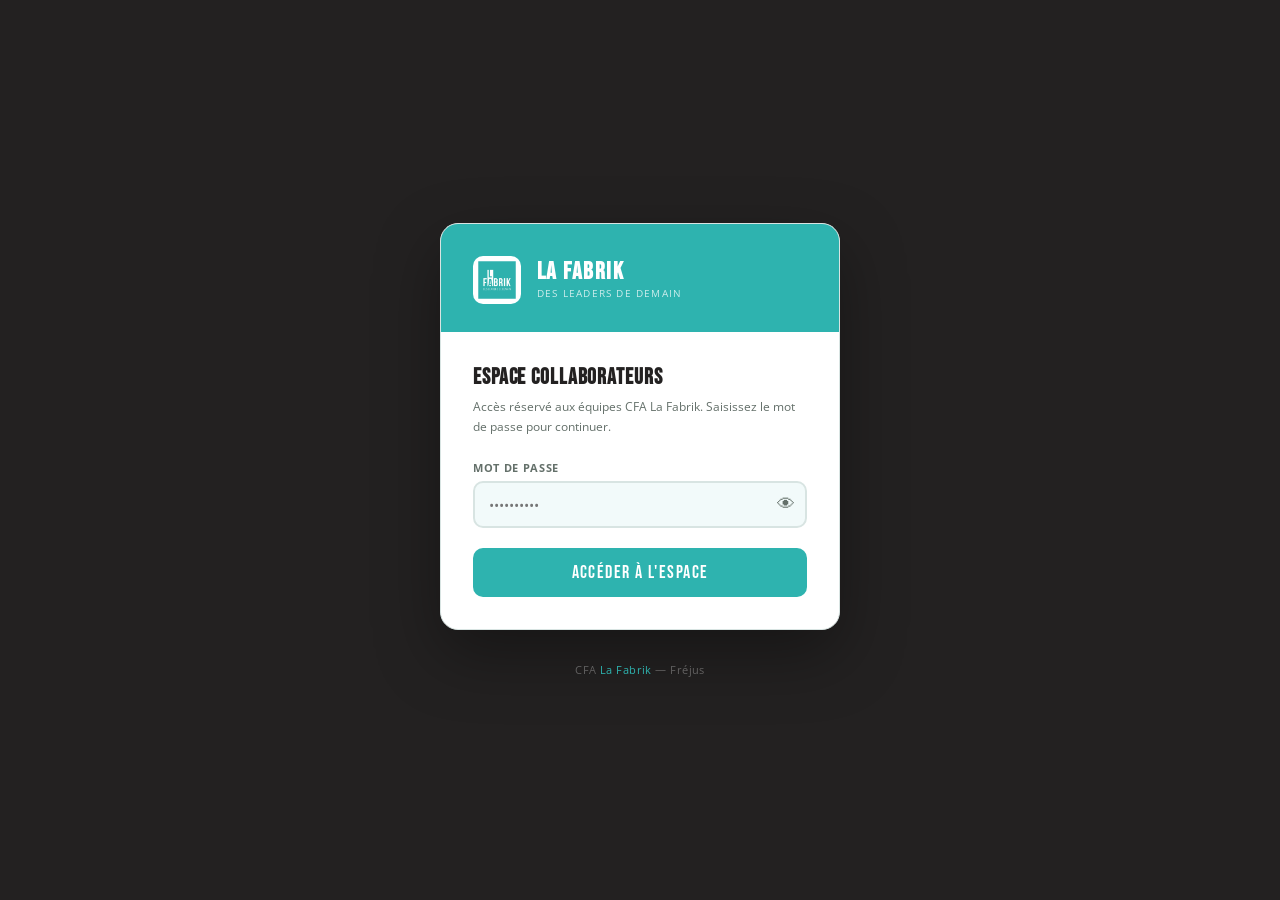
<file: login.html>
<!DOCTYPE html>
<html lang="fr">
<head>
<meta charset="UTF-8">
<meta name="viewport" content="width=device-width, initial-scale=1.0">
<title>Connexion — La Fabrik</title>
<link rel="icon" href="favicon.svg" type="image/svg+xml">
<link rel="stylesheet" href="shared.css">
<link rel="preconnect" href="https://fonts.googleapis.com">
<link rel="preconnect" href="https://fonts.gstatic.com" crossorigin>
<link href="https://fonts.googleapis.com/css2?family=Bebas+Neue&family=Open+Sans:wght@400;600;700&display=swap" rel="stylesheet">
<style>
body{font-family:'Open Sans',Helvetica,Arial,sans-serif;background:var(--noir);color:var(--txt);min-height:100vh;display:flex;flex-direction:column;align-items:center;justify-content:center;padding:24px}

.login-card{background:white;border-radius:18px;border:1px solid var(--bdr);box-shadow:0 24px 64px rgba(0,0,0,.35);width:100%;max-width:400px;overflow:hidden}

.login-top{background:var(--teal);padding:32px 32px 28px;display:flex;align-items:center;gap:16px}
.logo-wrap{width:48px;height:48px;background:white;border-radius:10px;display:flex;align-items:center;justify-content:center;overflow:hidden;flex-shrink:0;padding:2px}
.logo-wrap img{width:100%;height:100%;object-fit:contain}
.brand h1{font-family:'Bebas Neue',sans-serif;font-size:24px;color:white;letter-spacing:.06em;line-height:1}
.brand p{font-size:10px;color:rgba(255,255,255,.75);text-transform:uppercase;letter-spacing:.12em;margin-top:2px}

.login-body{padding:32px}
.login-body h2{font-family:'Bebas Neue',sans-serif;font-size:22px;color:var(--noir);letter-spacing:.04em;margin-bottom:6px}
.login-body p{font-size:12px;color:var(--muted);margin-bottom:24px;line-height:1.6}

label{display:block;font-size:11px;font-weight:700;text-transform:uppercase;letter-spacing:.06em;color:var(--muted);margin-bottom:6px}

.input-wrap{position:relative}
.input-wrap input{width:100%;padding:12px 44px 12px 14px;border:2px solid var(--bdr);border-radius:10px;font-size:14px;font-family:'Open Sans',sans-serif;color:var(--noir);background:var(--bg);outline:none;box-sizing:border-box;transition:border-color .2s}
.input-wrap input:focus{border-color:var(--teal)}
.toggle-pwd{position:absolute;right:12px;top:50%;transform:translateY(-50%);background:none;border:none;cursor:pointer;color:var(--muted);font-size:18px;line-height:1;padding:0}

.btn-login{width:100%;margin-top:20px;padding:14px;background:var(--teal);color:white;border:none;border-radius:10px;font-family:'Bebas Neue',sans-serif;font-size:18px;letter-spacing:.08em;cursor:pointer;transition:background .2s}
.btn-login:hover{background:var(--teal-dk)}

.msg-erreur{margin-top:14px;padding:10px 14px;background:#FEE;border:1px solid #FCC;border-radius:8px;font-size:12px;color:#C00;display:none;text-align:center}
.msg-erreur.visible{display:block}

footer{margin-top:32px;font-size:11px;color:rgba(255,255,255,.3);text-align:center;letter-spacing:.04em}
footer span{color:var(--teal)}

@media(max-width:480px){
  .login-body{padding:24px 20px}
  .login-top{padding:24px 20px 20px}
}
</style>
</head>
<body>

<div class="login-card">
  <div class="login-top">
    <div class="logo-wrap">
      <img src="logo.png" alt="La Fabrik"/>
    </div>
    <div class="brand">
      <h1>La Fabrik</h1>
      <p>Des Leaders de Demain</p>
    </div>
  </div>
  <div class="login-body">
    <h2>Espace Collaborateurs</h2>
    <p>Accès réservé aux équipes CFA La Fabrik. Saisissez le mot de passe pour continuer.</p>
    <label for="pwd">Mot de passe</label>
    <div class="input-wrap">
      <input type="password" id="pwd" placeholder="••••••••••" autocomplete="current-password" onkeydown="if(event.key==='Enter')seConnecter()"/>
      <button class="toggle-pwd" type="button" onclick="togglePwd()" title="Afficher / masquer">👁</button>
    </div>
    <button class="btn-login" onclick="seConnecter()">Accéder à l'espace</button>
    <div class="msg-erreur" id="erreur">Mot de passe incorrect. Veuillez réessayer.</div>
  </div>
</div>

<footer>CFA <span>La Fabrik</span> — Fréjus</footer>

<script>
// Déjà connecté ? On redirige directement
if(localStorage.getItem('lafabrik_auth') === 'true'){
  window.location.href = './index.html';
}

function seConnecter(){
  var pwd = document.getElementById('pwd').value;
  if(pwd === 'Fabrik2026'){
    localStorage.setItem('lafabrik_auth', 'true');
    window.location.href = './index.html';
  } else {
    var e = document.getElementById('erreur');
    e.classList.add('visible');
    document.getElementById('pwd').value = '';
    document.getElementById('pwd').focus();
  }
}

function togglePwd(){
  var inp = document.getElementById('pwd');
  inp.type = inp.type === 'password' ? 'text' : 'password';
}
</script>

</body>
</html>
</file>
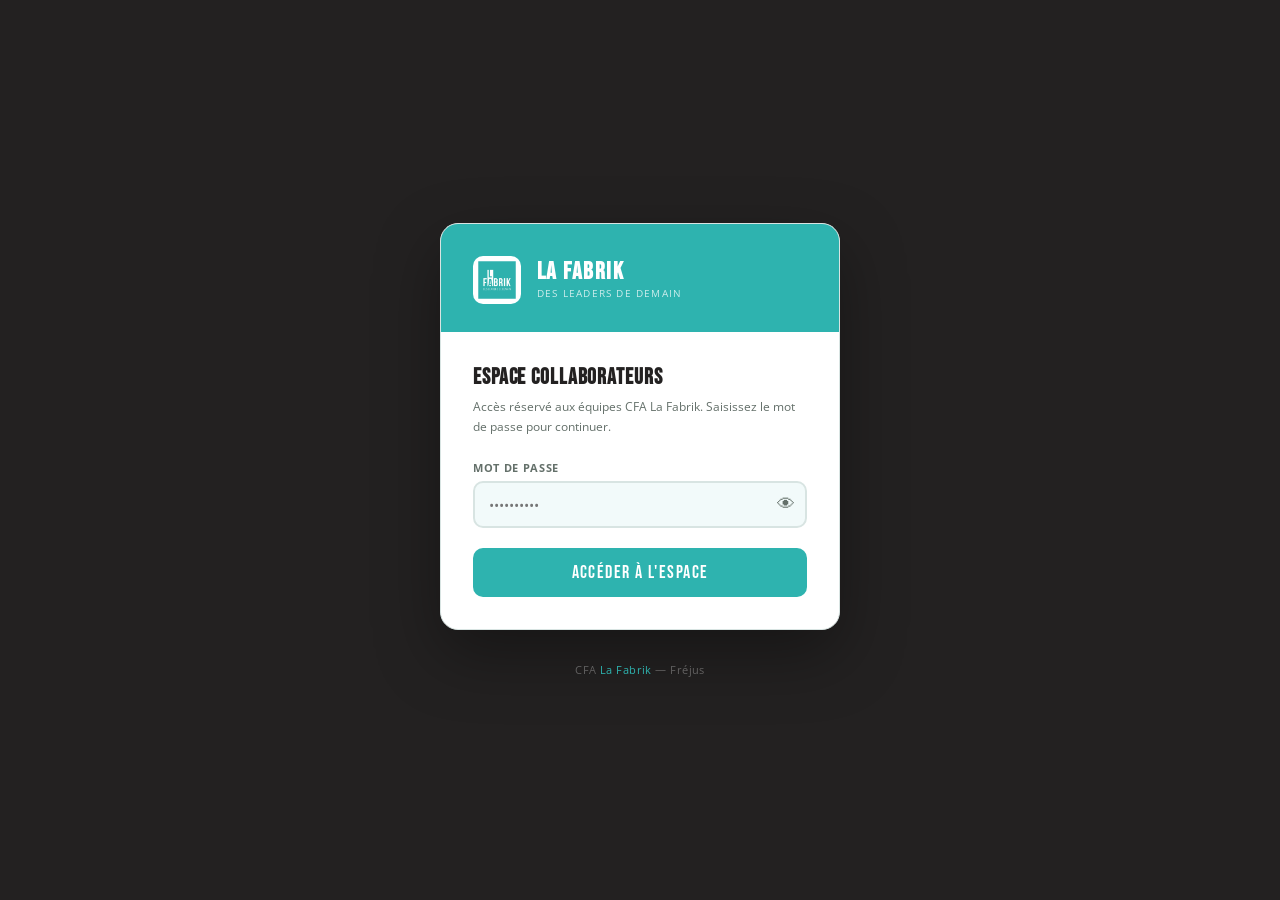
<file: fiche-entreprise/historique.html>
<!DOCTYPE html>
<html lang="fr">
<head>
<meta charset="UTF-8">
<meta name="viewport" content="width=device-width, initial-scale=1.0">
<title>Historique Fiches Entreprise — CFA La Fabrik</title>
<link rel="icon" href="../favicon.svg" type="image/svg+xml">
<link rel="stylesheet" href="../shared.css">
<script>if(localStorage.getItem('lafabrik_auth')!=='true'){window.location.href='../login.html';}</script>
<link rel="preconnect" href="https://fonts.googleapis.com">
<link rel="preconnect" href="https://fonts.gstatic.com" crossorigin>
<link href="https://fonts.googleapis.com/css2?family=Bebas+Neue&family=Open+Sans:wght@400;600;700&display=swap" rel="stylesheet">
<style>
body{font-family:'Open Sans',sans-serif;background:var(--bg);color:var(--txt);min-height:100vh;font-size:13px}

/* ─── HEADER ─── */
.app-header{background:var(--teal);padding:0 24px;height:58px;display:flex;align-items:center;gap:14px;position:sticky;top:0;z-index:100;box-shadow:0 3px 12px rgba(46,179,175,.3)}
.app-header .logo-wrap{width:38px;height:38px;border-radius:8px;overflow:hidden;background:white;display:flex;align-items:center;justify-content:center;flex-shrink:0;padding:2px}
.app-header .logo-wrap img{width:100%;height:100%;object-fit:contain}
.app-header .brand{flex:1;min-width:0}
.app-header .brand h1{color:white;font-size:18px;font-weight:400;line-height:1;font-family:'Bebas Neue',sans-serif;letter-spacing:.05em;white-space:nowrap;overflow:hidden;text-overflow:ellipsis}
.app-header .brand p{color:rgba(255,255,255,.7);font-size:9px;letter-spacing:.08em;text-transform:uppercase;margin-top:1px}
.hdr-btn{cursor:pointer;color:rgba(255,255,255,.8);font-size:11px;font-weight:600;text-transform:uppercase;letter-spacing:.06em;text-decoration:none;background:rgba(255,255,255,.12);border:none;padding:5px 12px;border-radius:20px;white-space:nowrap;font-family:'Open Sans',sans-serif;transition:background .2s}
.hdr-btn:hover{background:rgba(255,255,255,.22)}

/* ─── PAGE ─── */
.page{max-width:1100px;margin:0 auto;padding:28px 24px 60px}

/* ─── STATS ─── */
.stats-row{display:grid;grid-template-columns:repeat(3,1fr);gap:16px;margin-bottom:24px}
.stat{background:white;border-radius:12px;border:1px solid var(--bdr);padding:20px 24px;box-shadow:0 2px 8px rgba(46,179,175,.06)}
.stat-val{font-family:'Bebas Neue',sans-serif;font-size:38px;color:var(--teal);line-height:1;letter-spacing:.02em}
.stat-lbl{font-size:11px;color:var(--muted);text-transform:uppercase;letter-spacing:.06em;margin-top:4px;font-weight:600}

/* ─── TOOLBAR ─── */
.toolbar{display:flex;align-items:center;gap:10px;margin-bottom:16px;flex-wrap:wrap}
.toolbar input{flex:1;min-width:200px;padding:10px 16px;border:2px solid var(--bdr);border-radius:10px;font-size:13px;font-family:'Open Sans',sans-serif;color:var(--noir);background:white;outline:none;transition:border-color .2s}
.toolbar input:focus{border-color:var(--teal)}
.btn-action{padding:9px 16px;border:none;border-radius:10px;font-size:12px;font-weight:700;text-transform:uppercase;letter-spacing:.05em;cursor:pointer;font-family:'Open Sans',sans-serif;transition:all .2s;white-space:nowrap}
.btn-csv{background:var(--gold-lt);color:#7A6200}
.btn-csv:hover{background:#ede7a8}
.btn-refresh{background:var(--teal-lt);color:var(--teal-dk)}
.btn-refresh:hover{background:#c5eceb}

/* ─── ÉTATS ─── */
.etat-centre{display:flex;flex-direction:column;align-items:center;justify-content:center;padding:60px 24px;text-align:center;gap:12px}
.etat-icon{font-size:40px;line-height:1}
.etat-centre p{color:var(--muted);font-size:13px;max-width:380px;line-height:1.6}
.spinner{width:38px;height:38px;border:3px solid var(--teal-lt);border-top-color:var(--teal);border-radius:50%;animation:spin .7s linear infinite}
@keyframes spin{to{transform:rotate(360deg)}}
.btn-retry{margin-top:8px;padding:9px 20px;background:var(--teal);color:white;border:none;border-radius:8px;font-size:12px;font-weight:700;cursor:pointer;font-family:'Open Sans',sans-serif}

/* ─── TABLE ─── */
.table-wrap{background:white;border-radius:14px;border:1px solid var(--bdr);overflow:hidden;box-shadow:0 2px 8px rgba(46,179,175,.06)}
table{width:100%;border-collapse:collapse}
thead tr{background:var(--noir)}
th{padding:11px 16px;text-align:left;font-size:10px;font-weight:700;text-transform:uppercase;letter-spacing:.06em;color:rgba(255,255,255,.75)}
tbody tr{border-bottom:1px solid var(--bdr);transition:background .12s}
tbody tr:last-child{border-bottom:none}
tbody tr:hover{background:var(--teal-lt)}
td{padding:11px 16px;font-size:12px;vertical-align:middle}
.td-date{color:var(--muted);font-size:11px;white-space:nowrap}
.td-formation{max-width:180px;overflow:hidden;text-overflow:ellipsis;white-space:nowrap}
.badge{display:inline-block;font-size:10px;font-weight:700;padding:3px 10px;border-radius:20px;text-transform:uppercase;letter-spacing:.04em}
.badge-ok{background:var(--teal-lt);color:var(--teal-dk)}
.badge-ko{background:#F0F0F0;color:#666}
.total-ligne{padding:10px 16px;font-size:11px;color:var(--muted);text-align:right;background:var(--bg);border-top:1px solid var(--bdr)}

/* ─── MODAL ─── */
.modal-overlay{position:fixed;inset:0;background:rgba(35,33,33,.55);backdrop-filter:blur(3px);z-index:200;display:flex;align-items:flex-start;justify-content:center;padding:24px;overflow-y:auto}
.modal-box{background:white;border-radius:16px;width:100%;max-width:640px;margin:auto;box-shadow:0 24px 64px rgba(0,0,0,.25);overflow:hidden;animation:slideIn .18s ease-out}
@keyframes slideIn{from{opacity:0;transform:translateY(-16px)}to{opacity:1;transform:none}}
.modal-header{background:var(--teal);padding:18px 24px;display:flex;align-items:center;justify-content:space-between;gap:12px}
.modal-header h2{font-family:'Bebas Neue',sans-serif;font-size:20px;color:white;letter-spacing:.04em;line-height:1;flex:1;min-width:0;overflow:hidden;text-overflow:ellipsis;white-space:nowrap}
.modal-close{background:rgba(255,255,255,.15);border:none;color:white;width:32px;height:32px;border-radius:8px;cursor:pointer;font-size:16px;display:flex;align-items:center;justify-content:center;flex-shrink:0;transition:background .15s}
.modal-close:hover{background:rgba(255,255,255,.28)}
.modal-body{padding:20px 24px;max-height:72vh;overflow-y:auto}
.modal-sec{font-family:'Bebas Neue',sans-serif;font-size:14px;color:var(--teal-dk);letter-spacing:.06em;margin:18px 0 8px;padding-bottom:4px;border-bottom:1px solid var(--teal-lt)}
.modal-sec:first-child{margin-top:0}
.modal-row{display:flex;padding:5px 0;border-bottom:1px solid var(--bg);font-size:12px}
.modal-lb{color:var(--muted);width:45%;flex-shrink:0}
.modal-vl{font-weight:600;word-break:break-word}

/* ─── RESPONSIVE ─── */
@media(max-width:680px){
  .app-header{padding:0 14px}
  .page{padding:20px 14px 48px}
  .stats-row{grid-template-columns:1fr 1fr}
  .stat{padding:14px 16px}
  .stat-val{font-size:30px}
  .col-hide-sm{display:none}
  th,td{padding:10px 12px}
}
@media(max-width:380px){
  .stats-row{grid-template-columns:1fr}
}
</style>
</head>
<body>

<div class="app-header">
  <div class="logo-wrap"><img src="../logo.png" alt="La Fabrik"/></div>
  <div class="brand">
    <h1>Historique Fiches Entreprise</h1>
    <p>Archives des dossiers soumis</p>
  </div>
  <a href="../" class="hdr-btn">&#8592; Accueil</a>
  <button class="hdr-btn" onclick="deconnexion()">&#8859; D&#233;connexion</button>
</div>

<div class="page">

  <div class="stats-row">
    <div class="stat">
      <div class="stat-val" id="stat-total">—</div>
      <div class="stat-lbl">Total fiches</div>
    </div>
    <div class="stat">
      <div class="stat-val" id="stat-grille">—</div>
      <div class="stat-lbl">Avec grille</div>
    </div>
    <div class="stat">
      <div class="stat-val" id="stat-mois">—</div>
      <div class="stat-lbl">Ce mois-ci</div>
    </div>
  </div>

  <div class="toolbar">
    <input type="search" id="search" placeholder="Rechercher un apprenti, une entreprise, une formation..."/>
    <button class="btn-action btn-csv" onclick="exportCSV()">&#8595; Export CSV</button>
    <button class="btn-action btn-refresh" onclick="chargerDonnees()">&#8635; Actualiser</button>
  </div>

  <div id="zone-chargement" class="etat-centre">
    <div class="spinner"></div>
    <p>Chargement des fiches...</p>
  </div>

  <div id="zone-erreur" class="etat-centre" style="display:none">
    <div class="etat-icon">&#9888;</div>
    <p>Impossible de charger les donn&#233;es. V&#233;rifiez que le GAS est bien d&#233;ploy&#233; avec la fonction doGet.</p>
    <button class="btn-retry" onclick="chargerDonnees()">R&#233;essayer</button>
  </div>

  <div id="zone-vide" class="etat-centre" style="display:none">
    <div class="etat-icon">&#128203;</div>
    <p>Aucune fiche trouv&#233;e pour cette recherche.</p>
  </div>

  <div id="zone-table" style="display:none">
    <div class="table-wrap">
      <table>
        <thead>
          <tr>
            <th>Date</th>
            <th>Apprenti(e)</th>
            <th class="col-hide-sm">Formation</th>
            <th>Entreprise</th>
            <th class="col-hide-sm">Ma&#238;tre MA</th>
            <th>Grille</th>
          </tr>
        </thead>
        <tbody id="tbody"></tbody>
      </table>
      <div class="total-ligne" id="total-ligne"></div>
    </div>
  </div>

</div>

<div id="modal" style="display:none" class="modal-overlay" onclick="fermerModal()">
  <div class="modal-box" onclick="event.stopPropagation()">
    <div class="modal-header">
      <h2 id="modal-titre">D&#233;tail fiche</h2>
      <button class="modal-close" onclick="fermerModal()">&#10005;</button>
    </div>
    <div class="modal-body" id="modal-body"></div>
  </div>
</div>

<script>
var WEBHOOK_URL = 'https://script.google.com/macros/s/AKfycbyoAgfsxlwhT81iD9Jc_JLerCIy_hAHcENsVCtfglwvf0_4Hpbr9VdS0LVwwWAQsFSRVw/exec';
var allData = [];
var filtered = [];

window.onload = function() {
  chargerDonnees();
  document.getElementById('search').addEventListener('input', filtrer);
};

function chargerDonnees() {
  showEtat('chargement');
  fetch(WEBHOOK_URL)
    .then(function(r) { return r.json(); })
    .then(function(json) {
      if(!json.ok) throw new Error(json.error || 'Erreur GAS');
      allData = (json.data || []).reverse();
      mettreAJourStats();
      filtrer();
    })
    .catch(function(err) {
      console.error(err);
      showEtat('erreur');
    });
}

function mettreAJourStats() {
  var now = new Date();
  var moisCourant = (now.getMonth() + 1 < 10 ? '0' : '') + (now.getMonth() + 1);
  var anneeCourante = now.getFullYear().toString();
  var avecGrille = 0;
  var ceMois = 0;
  for(var i = 0; i < allData.length; i++) {
    if(allData[i].grille === 'Oui') avecGrille++;
    var d = allData[i].date || '';
    if(d.length >= 10 && d.substring(3, 5) === moisCourant && d.substring(6, 10) === anneeCourante) ceMois++;
  }
  document.getElementById('stat-total').textContent = allData.length;
  document.getElementById('stat-grille').textContent = avecGrille;
  document.getElementById('stat-mois').textContent = ceMois;
}

function filtrer() {
  var q = (document.getElementById('search').value || '').toLowerCase().trim();
  if(!q) {
    filtered = allData.slice();
  } else {
    filtered = [];
    for(var i = 0; i < allData.length; i++) {
      var d = allData[i];
      var hay = ((d.apprenti || '') + ' ' + (d.entreprise || '') + ' ' + (d.formation || '') + ' ' + (d.maitre || '')).toLowerCase();
      if(hay.indexOf(q) > -1) filtered.push(d);
    }
  }
  rendreTableau();
}

function rendreTableau() {
  if(!filtered.length) {
    showEtat('vide');
    return;
  }
  showEtat('table');
  var html = '';
  for(var i = 0; i < filtered.length; i++) {
    var d = filtered[i];
    var badgeGrille = d.grille === 'Oui'
      ? '<span class="badge badge-ok">&#10003; Grille</span>'
      : '<span class="badge badge-ko">Sans grille</span>';
    html += '<tr onclick="ouvrirModal(' + i + ')">';
    html += '<td class="td-date">' + (d.date || '&#8212;') + '</td>';
    html += '<td><strong>' + (d.apprenti || '&#8212;') + '</strong></td>';
    html += '<td class="col-hide-sm td-formation">' + (d.formation || '&#8212;') + '</td>';
    html += '<td>' + (d.entreprise || '&#8212;') + '</td>';
    html += '<td class="col-hide-sm">' + (d.maitre || '&#8212;') + '</td>';
    html += '<td>' + badgeGrille + '</td>';
    html += '</tr>';
  }
  document.getElementById('tbody').innerHTML = html;
  document.getElementById('total-ligne').textContent = filtered.length + ' fiche' + (filtered.length > 1 ? 's' : '') + ' affich' + (filtered.length > 1 ? 'ees' : 'ee');
}

function showEtat(etat) {
  document.getElementById('zone-chargement').style.display = etat === 'chargement' ? 'flex' : 'none';
  document.getElementById('zone-erreur').style.display   = etat === 'erreur'      ? 'flex' : 'none';
  document.getElementById('zone-vide').style.display     = etat === 'vide'        ? 'flex' : 'none';
  document.getElementById('zone-table').style.display    = etat === 'table'       ? 'block': 'none';
}

function ouvrirModal(i) {
  var d = filtered[i];
  document.getElementById('modal-titre').textContent = (d.apprenti || '?') + ' \u2014 ' + (d.entreprise || '?');

  var b = '';
  b += msec('Apprenti(e) et Formation');
  b += mrl('Apprenti(e)', d.apprenti) + mrl('Formation', d.formation);
  b += mrl('D\u00e9but contrat', d.debut) + mrl('Fin contrat', d.fin);

  b += msec('Entreprise');
  b += mrl('Raison sociale', d.entreprise) + mrl('SIRET', d.siret);
  b += mrl('Adresse', d.adresse);
  b += mrl('Code APE', d.code_ape) + mrl('Effectif', d.effectif);
  b += mrl('T\u00e9l\u00e9phone', d.tel_entreprise) + mrl('Email', d.email_entreprise);
  b += mrl('Dirigeant', d.dirigeant) + mrl('T\u00e9l. dirigeant', d.tel_dirigeant);

  b += msec('Contrat et OPCO');
  b += mrl('Saisie CERFA', d.saisie) + mrl('OPCO', d.opco);
  b += mrl('Convention collective', d.convention) + mrl('IDCC', d.idcc);
  b += mrl('Caisse de retraite', d.caisse_retraite) + mrl('Nb contrats en cours', d.nb_contrats);

  b += msec('Ma\u00eetre d\'apprentissage');
  b += mrl('Nom et pr\u00e9nom', d.maitre) + mrl('Date de naissance', d.dn_ma);
  b += mrl('T\u00e9l. portable', d.tel_ma) + mrl('T\u00e9l. fixe', d.tel_fixe_ma);
  b += mrl('Email', d.email_ma) + mrl('Emploi occup\u00e9', d.emploi_ma);
  b += mrl('Exp\u00e9rience', d.experience_ma) + mrl('Dipl\u00f4me', d.diplome_ma);
  b += mrl('Lieu de travail', d.lieu_ma) + mrl('SMS absences', d.sms_ma);
  b += mrl('Signataire', d.signataire);

  b += msec('Grille d\'\u00e9valuation');
  b += mrl('Grille transmise', d.grille);

  document.getElementById('modal-body').innerHTML = b;
  document.getElementById('modal').style.display = 'flex';
  document.body.style.overflow = 'hidden';
}

function msec(titre) {
  return '<div class="modal-sec">' + titre + '</div>';
}

function mrl(lb, vl) {
  return '<div class="modal-row"><span class="modal-lb">' + lb + '</span><span class="modal-vl">' + (vl || '\u2014') + '</span></div>';
}

function fermerModal() {
  document.getElementById('modal').style.display = 'none';
  document.body.style.overflow = '';
}

function exportCSV() {
  if(!filtered.length) { alert('Aucune donn\u00e9e \u00e0 exporter.'); return; }
  var cols = ['Date','Apprenti','Formation','Debut','Fin','Entreprise','SIRET','Adresse','Code APE','Effectif','Dirigeant','Tel Dirigeant','Tel Entreprise','Email Entreprise','Saisie CERFA','OPCO','Convention','IDCC','Caisse Retraite','Nb Contrats','Maitre','DN MA','Tel MA','Tel Fixe MA','Email MA','Emploi MA','Experience MA','Diplome MA','Lieu MA','SMS MA','Signataire','Grille'];
  var keys = ['date','apprenti','formation','debut','fin','entreprise','siret','adresse','code_ape','effectif','dirigeant','tel_dirigeant','tel_entreprise','email_entreprise','saisie','opco','convention','idcc','caisse_retraite','nb_contrats','maitre','dn_ma','tel_ma','tel_fixe_ma','email_ma','emploi_ma','experience_ma','diplome_ma','lieu_ma','sms_ma','signataire','grille'];
  var csv = cols.join(';') + '\n';
  for(var i = 0; i < filtered.length; i++) {
    var row = [];
    for(var j = 0; j < keys.length; j++) {
      var val = (filtered[i][keys[j]] || '').toString().replace(/"/g, '""');
      if(val.indexOf(';') > -1 || val.indexOf('"') > -1 || val.indexOf('\n') > -1) val = '"' + val + '"';
      row.push(val);
    }
    csv += row.join(';') + '\n';
  }
  var blob = new Blob(['\uFEFF' + csv], {type: 'text/csv;charset=utf-8;'});
  var url = URL.createObjectURL(blob);
  var a = document.createElement('a');
  a.href = url;
  a.download = 'fiches_entreprise_' + new Date().toISOString().substring(0, 10) + '.csv';
  document.body.appendChild(a);
  a.click();
  document.body.removeChild(a);
  URL.revokeObjectURL(url);
}

function deconnexion() {
  localStorage.removeItem('lafabrik_auth');
  window.location.href = '../login.html';
}
</script>

</body>
</html>
</file>
<file: shared.css>
/* ============================================================
   La Fabrik — Styles partagés
   Charte graphique commune à tous les outils
   ============================================================ */

@import url('https://fonts.googleapis.com/css2?family=Bebas+Neue&family=Open+Sans:wght@400;500;600;700&display=swap');

*, *::before, *::after {
  box-sizing: border-box;
  margin: 0;
  padding: 0;
}

:root {
  /* Couleurs principales */
  --teal:       #2EB3AF;
  --teal-dk:    #1A8A86;
  --teal-lt:    #E6F7F7;
  --teal-xlt:   #F0FAFA;
  --noir:       #232121;
  --gold:       #B19500;
  --gold-dk:    #8F8016;
  --gold-lt:    #F5F0D0;

  /* Texte & fonds */
  --txt:        #232121;
  --muted:      #64706A;
  --bg:         #F2FAFA;
  --bg2:        #F5F8F8;
  --bdr:        #D8E4E2;
  --white:      #FFFFFF;

  /* États */
  --success:    #2EB3AF;
  --success-lt: #E6F7F7;
  --warn:       #B19500;
  --warn-lt:    #F5F0D0;
  --danger:     #C0392B;
  --danger-lt:  #FDECEA;
}
</file>
